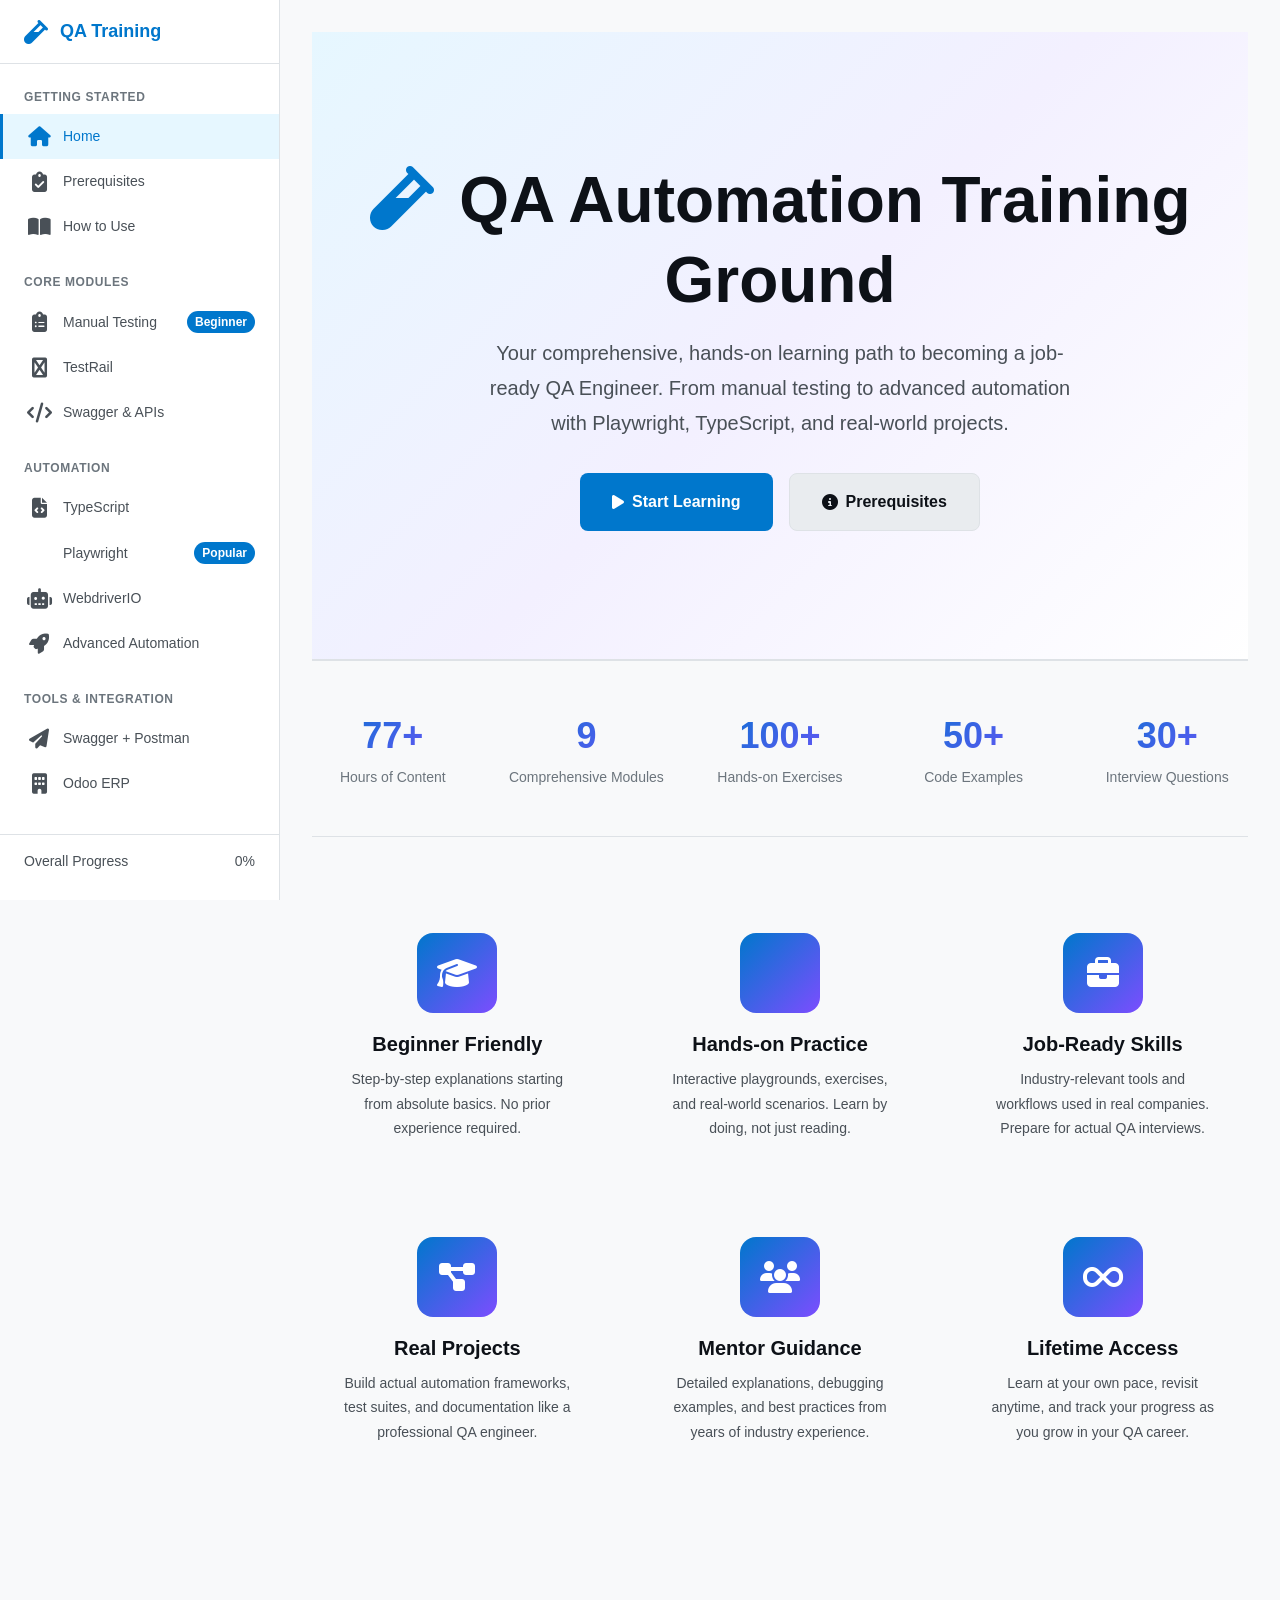
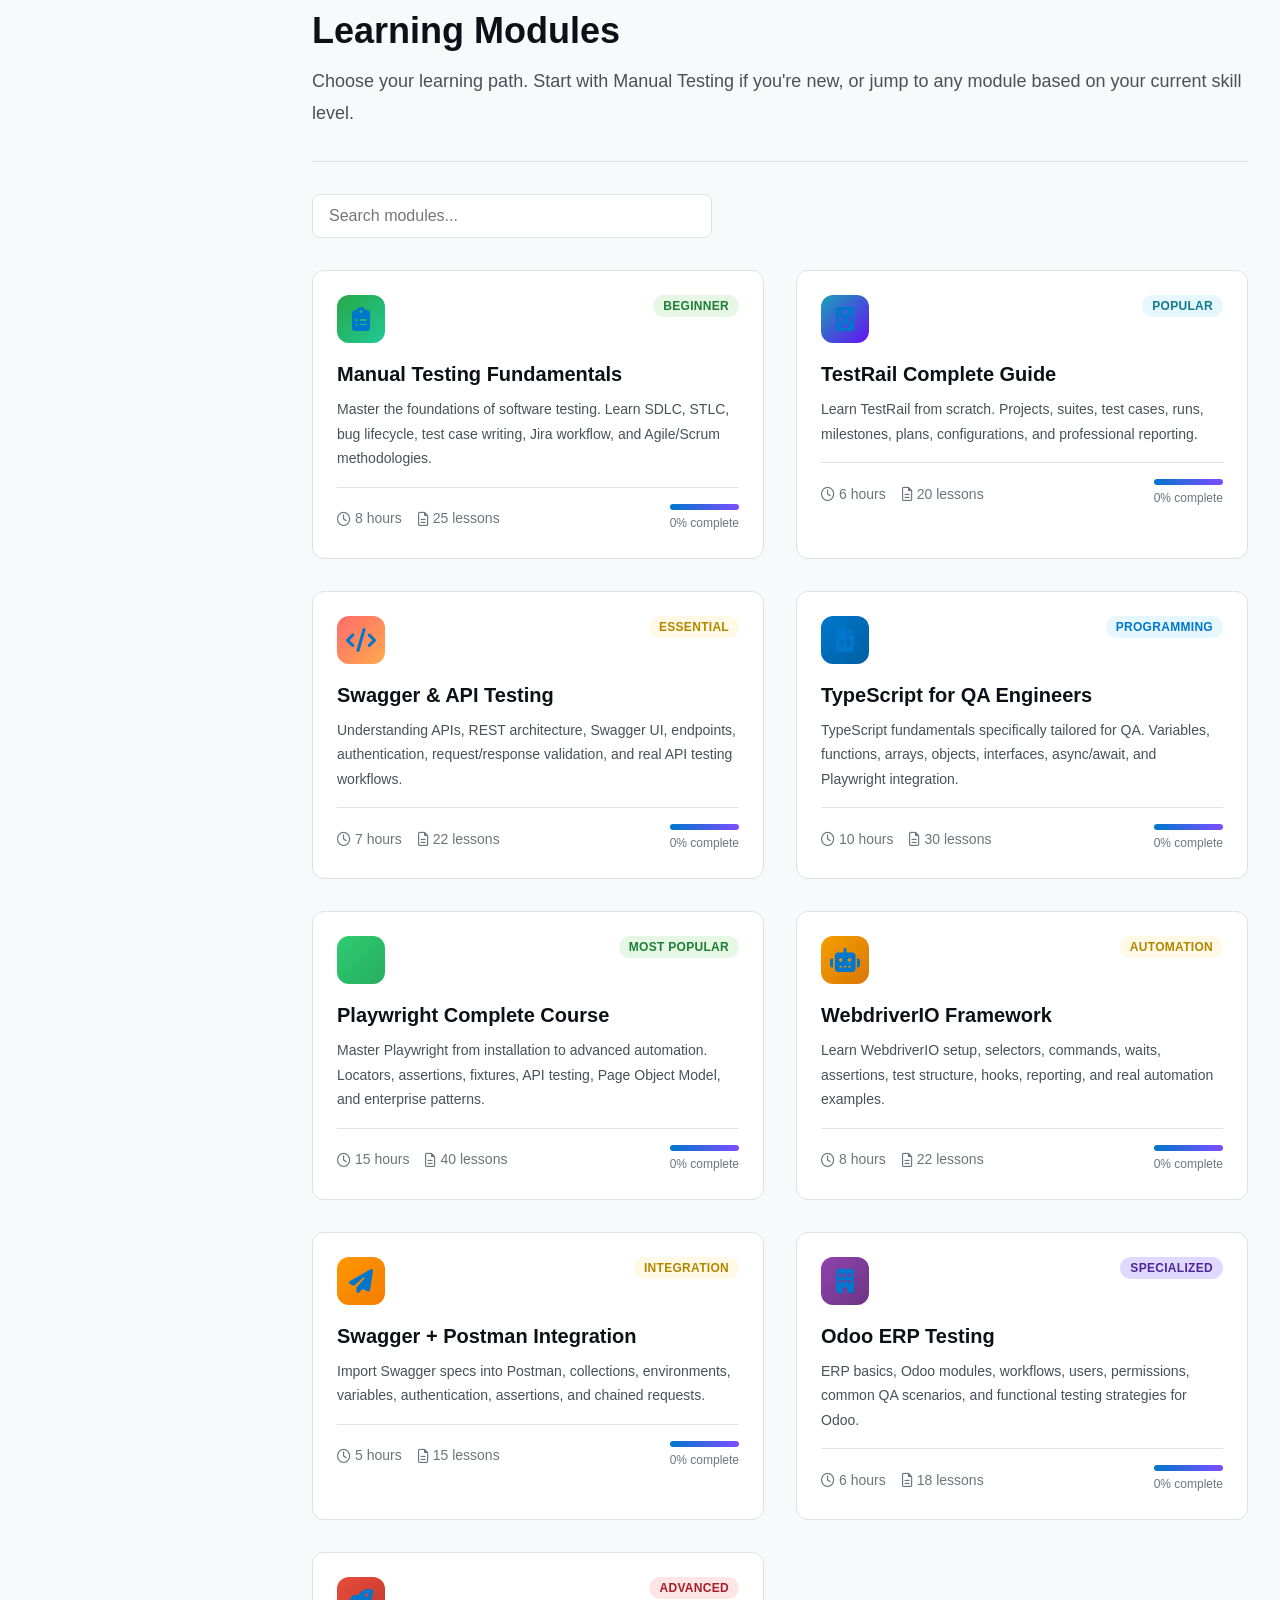
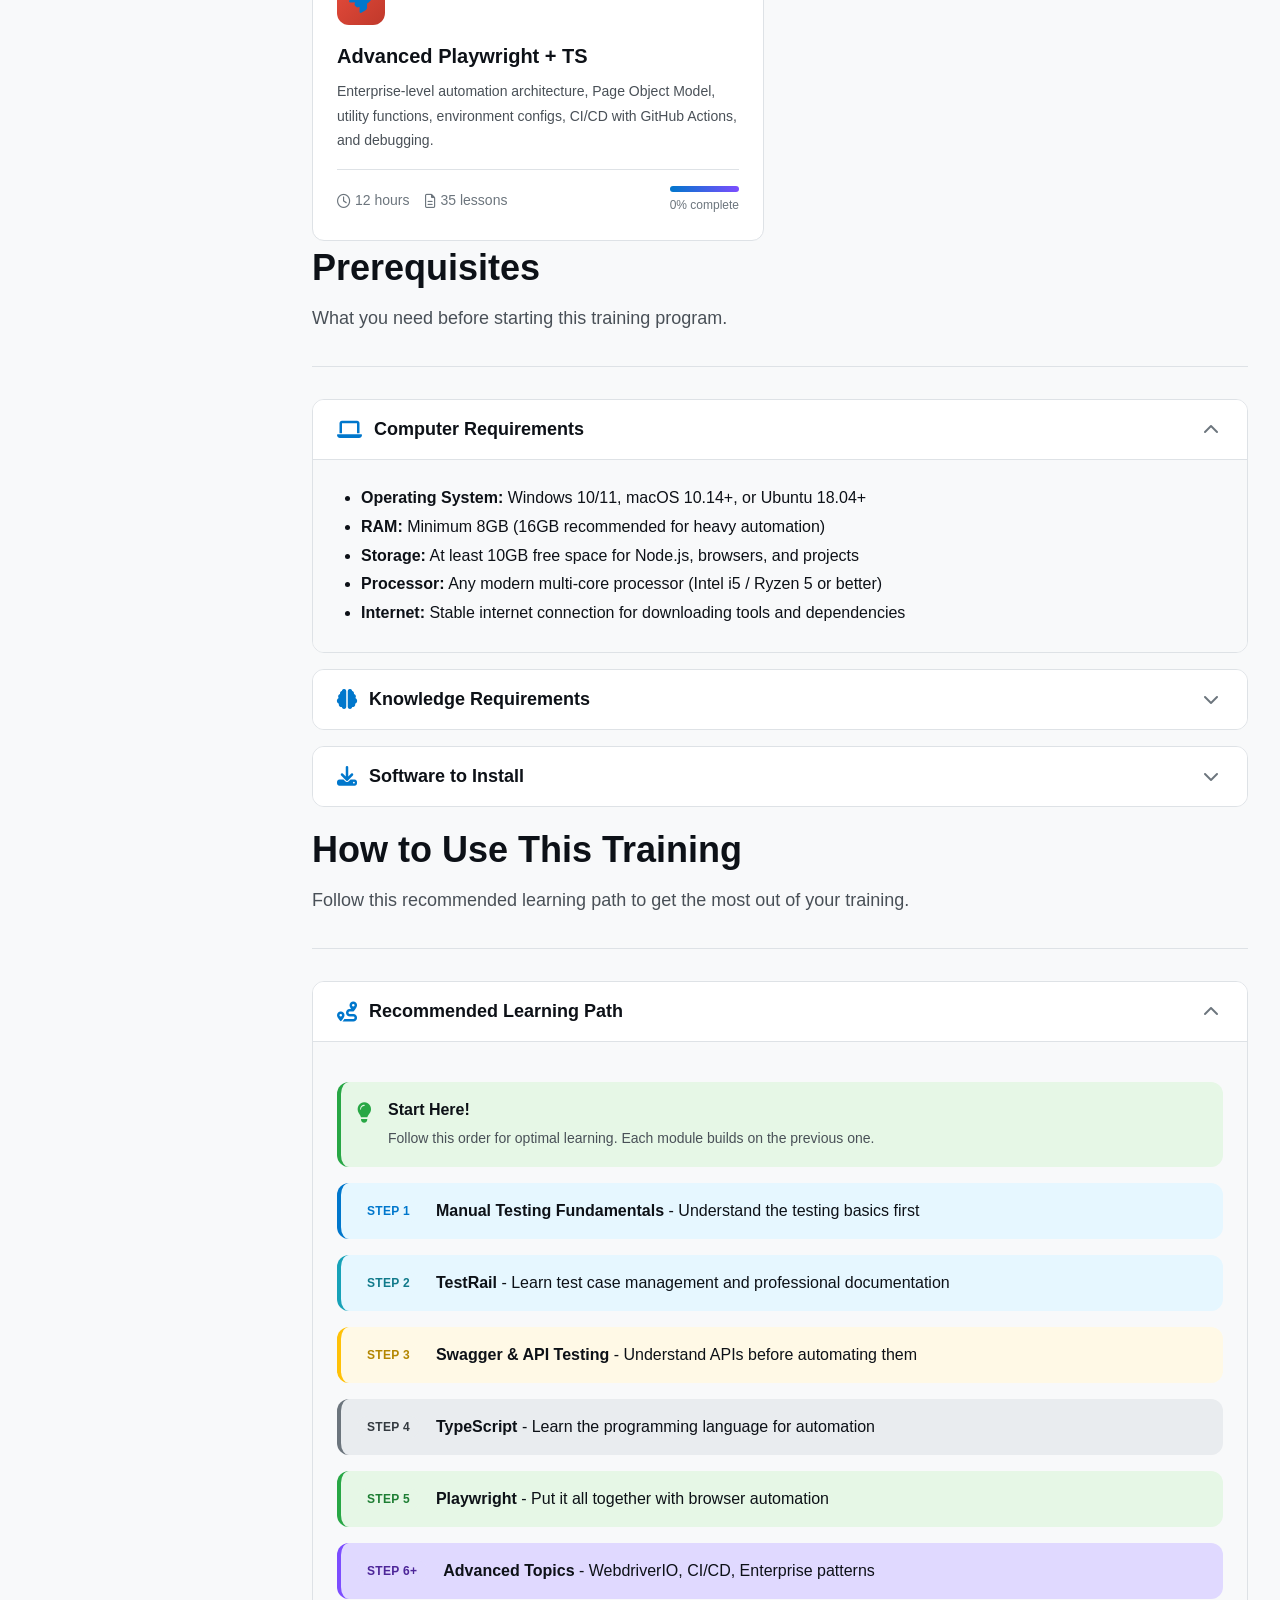
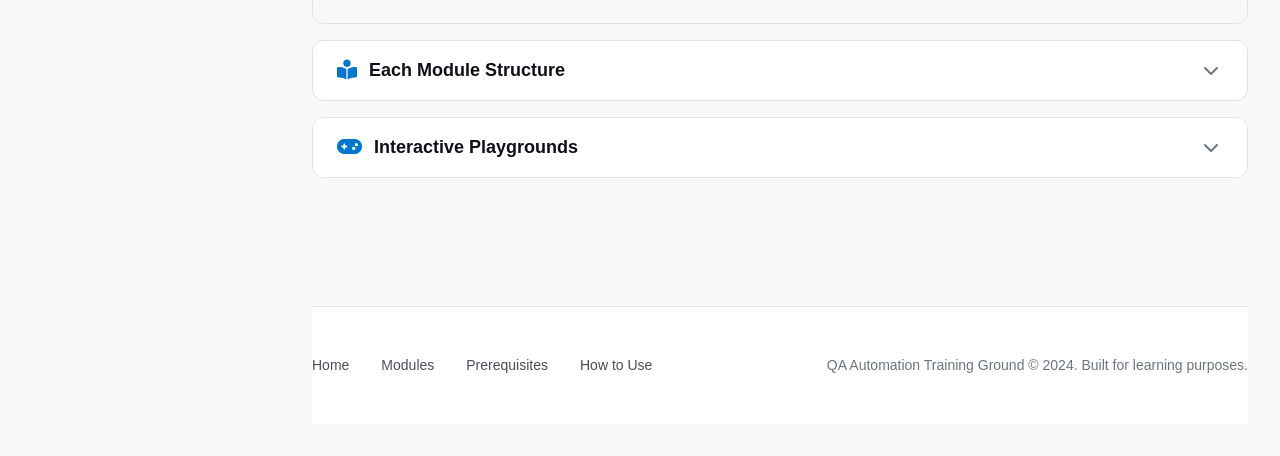
<file: index.html>
<!DOCTYPE html>
<html lang="en" data-theme="light">
<head>
  <meta charset="UTF-8">
  <meta name="viewport" content="width=device-width, initial-scale=1.0">
  <meta name="description" content="Comprehensive QA Automation Training Ground - Learn TestRail, Swagger, Playwright, TypeScript, and more">
  <title>QA Automation Training Ground | Learn QA & Test Automation</title>

  <!-- Fonts -->
  <link rel="preconnect" href="https://fonts.googleapis.com">
  <link rel="preconnect" href="https://fonts.gstatic.com" crossorigin>
  <link href="https://fonts.googleapis.com/css2?family=Fira+Code:wght@400;500;600&family=Inter:wght@300;400;500;600;700&display=swap" rel="stylesheet">

  <!-- Font Awesome Icons -->
  <link rel="stylesheet" href="https://cdnjs.cloudflare.com/ajax/libs/font-awesome/6.4.0/css/all.min.css">

  <!-- Custom Styles -->
  <link rel="stylesheet" href="css/styles.css">
</head>
<body>
  <!-- ==========================================
       SIDEBAR NAVIGATION
       ========================================== -->
  <aside class="sidebar" id="sidebar">
    <div class="sidebar-header">
      <div class="sidebar-logo">
        <i class="fas fa-vial"></i>
        <span>QA Training</span>
      </div>
      <button class="sidebar-toggle" aria-label="Toggle sidebar">
        <i class="fas fa-bars"></i>
      </button>
    </div>

    <nav class="sidebar-nav">
      <div class="sidebar-section">
        <div class="sidebar-section-title">Getting Started</div>
        <a href="index.html" class="nav-item active">
          <i class="fas fa-home"></i>
          <span>Home</span>
        </a>
        <a href="#prerequisites" class="nav-item">
          <i class="fas fa-clipboard-check"></i>
          <span>Prerequisites</span>
        </a>
        <a href="#how-to-use" class="nav-item">
          <i class="fas fa-book-open"></i>
          <span>How to Use</span>
        </a>
      </div>

      <div class="sidebar-section">
        <div class="sidebar-section-title">Core Modules</div>
        <a href="modules/manual-testing.html" class="nav-item">
          <i class="fas fa-clipboard-list"></i>
          <span>Manual Testing</span>
          <span class="nav-badge">Beginner</span>
        </a>
        <a href="modules/testrail.html" class="nav-item">
          <i class="fas fa-trello"></i>
          <span>TestRail</span>
        </a>
        <a href="modules/swagger.html" class="nav-item">
          <i class="fas fa-code"></i>
          <span>Swagger & APIs</span>
        </a>
      </div>

      <div class="sidebar-section">
        <div class="sidebar-section-title">Automation</div>
        <a href="modules/typescript.html" class="nav-item">
          <i class="fas fa-file-code"></i>
          <span>TypeScript</span>
        </a>
        <a href="modules/playwright.html" class="nav-item">
          <i class="fab fa-playwright"></i>
          <span>Playwright</span>
          <span class="nav-badge">Popular</span>
        </a>
        <a href="modules/webdriverio.html" class="nav-item">
          <i class="fas fa-robot"></i>
          <span>WebdriverIO</span>
        </a>
        <a href="modules/automation-advanced.html" class="nav-item">
          <i class="fas fa-rocket"></i>
          <span>Advanced Automation</span>
        </a>
      </div>

      <div class="sidebar-section">
        <div class="sidebar-section-title">Tools & Integration</div>
        <a href="modules/swagger-postman.html" class="nav-item">
          <i class="fas fa-paper-plane"></i>
          <span>Swagger + Postman</span>
        </a>
        <a href="modules/odoo.html" class="nav-item">
          <i class="fas fa-building"></i>
          <span>Odoo ERP</span>
        </a>
      </div>

      <div class="sidebar-section">
        <div class="sidebar-section-title">Practice</div>
        <a href="playgrounds/manual-testing/" class="nav-item">
          <i class="fas fa-laptop-code"></i>
          <span>Manual Testing Playground</span>
        </a>
        <a href="playgrounds/api-testing/" class="nav-item">
          <i class="fas fa-network-wired"></i>
          <span>API Testing Playground</span>
        </a>
        <a href="playgrounds/automation/" class="nav-item">
          <i class="fas fa-cogs"></i>
          <span>Automation Playground</span>
        </a>
      </div>
    </nav>

    <div class="sidebar-footer">
      <div class="progress-overview">
        <div class="progress-label">
          <span>Overall Progress</span>
          <span class="progress-percentage">0%</span>
        </div>
        <div class="progress-bar">
          <div class="progress-fill" style="width: 0%"></div>
        </div>
      </div>
    </div>
  </aside>

  <!-- Modal Backdrop -->
  <div id="modal-backdrop" class="modal-backdrop"></div>

  <!-- ==========================================
       MAIN CONTENT
       ========================================== -->
  <main class="main-content">
    <div class="content-wrapper">
      <!-- Hero Section -->
      <section class="hero">
        <h1 class="hero-title">
          <i class="fas fa-vial" style="color: var(--primary); margin-right: 0.5rem;"></i>
          QA Automation Training Ground
        </h1>
        <p class="hero-subtitle">
          Your comprehensive, hands-on learning path to becoming a job-ready QA Engineer.
          From manual testing to advanced automation with Playwright, TypeScript, and real-world projects.
        </p>
        <div class="hero-actions">
          <a href="#modules" class="btn btn-primary btn-lg">
            <i class="fas fa-play"></i> Start Learning
          </a>
          <a href="#prerequisites" class="btn btn-secondary btn-lg">
            <i class="fas fa-info-circle"></i> Prerequisites
          </a>
        </div>
      </section>

      <!-- Stats Section -->
      <section class="stats-grid">
        <div class="stat-item">
          <div class="stat-value">77+</div>
          <div class="stat-label">Hours of Content</div>
        </div>
        <div class="stat-item">
          <div class="stat-value">9</div>
          <div class="stat-label">Comprehensive Modules</div>
        </div>
        <div class="stat-item">
          <div class="stat-value">100+</div>
          <div class="stat-label">Hands-on Exercises</div>
        </div>
        <div class="stat-item">
          <div class="stat-value">50+</div>
          <div class="stat-label">Code Examples</div>
        </div>
        <div class="stat-item">
          <div class="stat-value">30+</div>
          <div class="stat-label">Interview Questions</div>
        </div>
      </section>

      <!-- Features Section -->
      <section class="features-grid">
        <div class="feature-item">
          <div class="feature-icon">
            <i class="fas fa-graduation-cap"></i>
          </div>
          <h3 class="feature-title">Beginner Friendly</h3>
          <p class="feature-description">
            Step-by-step explanations starting from absolute basics.
            No prior experience required.
          </p>
        </div>
        <div class="feature-item">
          <div class="feature-icon">
            <i class="fas fa-hands-on"></i>
          </div>
          <h3 class="feature-title">Hands-on Practice</h3>
          <p class="feature-description">
            Interactive playgrounds, exercises, and real-world scenarios.
            Learn by doing, not just reading.
          </p>
        </div>
        <div class="feature-item">
          <div class="feature-icon">
            <i class="fas fa-briefcase"></i>
          </div>
          <h3 class="feature-title">Job-Ready Skills</h3>
          <p class="feature-description">
            Industry-relevant tools and workflows used in real companies.
            Prepare for actual QA interviews.
          </p>
        </div>
        <div class="feature-item">
          <div class="feature-icon">
            <i class="fas fa-project-diagram"></i>
          </div>
          <h3 class="feature-title">Real Projects</h3>
          <p class="feature-description">
            Build actual automation frameworks, test suites, and
            documentation like a professional QA engineer.
          </p>
        </div>
        <div class="feature-item">
          <div class="feature-icon">
            <i class="fas fa-users"></i>
          </div>
          <h3 class="feature-title">Mentor Guidance</h3>
          <p class="feature-description">
            Detailed explanations, debugging examples, and best practices
            from years of industry experience.
          </p>
        </div>
        <div class="feature-item">
          <div class="feature-icon">
            <i class="fas fa-infinity"></i>
          </div>
          <h3 class="feature-title">Lifetime Access</h3>
          <p class="feature-description">
            Learn at your own pace, revisit anytime, and track your
            progress as you grow in your QA career.
          </p>
        </div>
      </section>

      <!-- Modules Section -->
      <section id="modules" class="mt-10">
        <div class="page-header">
          <h2 class="page-title">Learning Modules</h2>
          <p class="page-subtitle">
            Choose your learning path. Start with Manual Testing if you're new,
            or jump to any module based on your current skill level.
          </p>
        </div>

        <!-- Search -->
        <div class="mb-6">
          <input
            type="text"
            id="module-search"
            class="form-input"
            placeholder="Search modules..."
            style="max-width: 400px;"
          >
        </div>

        <!-- Module Grid -->
        <div class="module-grid">
          <!-- Module 1: Manual Testing -->
          <div class="card module-card" data-module-id="manual-testing" data-total-sections="15">
            <div class="card-header">
              <div class="card-icon" style="background: linear-gradient(135deg, #28a745 0%, #20c997 100%);">
                <i class="fas fa-clipboard-list"></i>
              </div>
              <span class="badge badge-success">Beginner</span>
            </div>
            <h3 class="card-title">Manual Testing Fundamentals</h3>
            <p class="card-description">
              Master the foundations of software testing. Learn SDLC, STLC, bug lifecycle,
              test case writing, Jira workflow, and Agile/Scrum methodologies.
            </p>
            <div class="card-footer">
              <div class="card-meta">
                <span><i class="far fa-clock"></i> 8 hours</span>
                <span><i class="far fa-file-alt"></i> 25 lessons</span>
              </div>
              <div class="module-progress">
                <div class="progress-bar module-progress-bar" style="height: 6px;">
                  <div class="progress-fill" style="width: 0%"></div>
                </div>
                <span class="module-progress-text text-xs text-muted">0% complete</span>
              </div>
            </div>
            <a href="modules/manual-testing.html" class="stretched-link"></a>
          </div>

          <!-- Module 2: TestRail -->
          <div class="card module-card" data-module-id="testrail" data-total-sections="12">
            <div class="card-header">
              <div class="card-icon" style="background: linear-gradient(135deg, #17a2b8 0%, #6610f2 100%);">
                <i class="fas fa-trello"></i>
              </div>
              <span class="badge badge-info">Popular</span>
            </div>
            <h3 class="card-title">TestRail Complete Guide</h3>
            <p class="card-description">
              Learn TestRail from scratch. Projects, suites, test cases, runs,
              milestones, plans, configurations, and professional reporting.
            </p>
            <div class="card-footer">
              <div class="card-meta">
                <span><i class="far fa-clock"></i> 6 hours</span>
                <span><i class="far fa-file-alt"></i> 20 lessons</span>
              </div>
              <div class="module-progress">
                <div class="progress-bar module-progress-bar" style="height: 6px;">
                  <div class="progress-fill" style="width: 0%"></div>
                </div>
                <span class="module-progress-text text-xs text-muted">0% complete</span>
              </div>
            </div>
            <a href="modules/testrail.html" class="stretched-link"></a>
          </div>

          <!-- Module 3: Swagger & APIs -->
          <div class="card module-card" data-module-id="swagger" data-total-sections="14">
            <div class="card-header">
              <div class="card-icon" style="background: linear-gradient(135deg, #ff6b6b 0%, #ffa94d 100%);">
                <i class="fas fa-code"></i>
              </div>
              <span class="badge badge-warning">Essential</span>
            </div>
            <h3 class="card-title">Swagger & API Testing</h3>
            <p class="card-description">
              Understanding APIs, REST architecture, Swagger UI, endpoints,
              authentication, request/response validation, and real API testing workflows.
            </p>
            <div class="card-footer">
              <div class="card-meta">
                <span><i class="far fa-clock"></i> 7 hours</span>
                <span><i class="far fa-file-alt"></i> 22 lessons</span>
              </div>
              <div class="module-progress">
                <div class="progress-bar module-progress-bar" style="height: 6px;">
                  <div class="progress-fill" style="width: 0%"></div>
                </div>
                <span class="module-progress-text text-xs text-muted">0% complete</span>
              </div>
            </div>
            <a href="modules/swagger.html" class="stretched-link"></a>
          </div>

          <!-- Module 4: TypeScript -->
          <div class="card module-card" data-module-id="typescript" data-total-sections="16">
            <div class="card-header">
              <div class="card-icon" style="background: linear-gradient(135deg, #0077cc 0%, #005fa3 100%);">
                <i class="fas fa-file-code"></i>
              </div>
              <span class="badge badge-primary">Programming</span>
            </div>
            <h3 class="card-title">TypeScript for QA Engineers</h3>
            <p class="card-description">
              TypeScript fundamentals specifically tailored for QA. Variables, functions,
              arrays, objects, interfaces, async/await, and Playwright integration.
            </p>
            <div class="card-footer">
              <div class="card-meta">
                <span><i class="far fa-clock"></i> 10 hours</span>
                <span><i class="far fa-file-alt"></i> 30 lessons</span>
              </div>
              <div class="module-progress">
                <div class="progress-bar module-progress-bar" style="height: 6px;">
                  <div class="progress-fill" style="width: 0%"></div>
                </div>
                <span class="module-progress-text text-xs text-muted">0% complete</span>
              </div>
            </div>
            <a href="modules/typescript.html" class="stretched-link"></a>
          </div>

          <!-- Module 5: Playwright -->
          <div class="card module-card" data-module-id="playwright" data-total-sections="20">
            <div class="card-header">
              <div class="card-icon" style="background: linear-gradient(135deg, #2ecc71 0%, #27ae60 100%);">
                <i class="fab fa-playwright"></i>
              </div>
              <span class="badge badge-success">Most Popular</span>
            </div>
            <h3 class="card-title">Playwright Complete Course</h3>
            <p class="card-description">
              Master Playwright from installation to advanced automation. Locators,
              assertions, fixtures, API testing, Page Object Model, and enterprise patterns.
            </p>
            <div class="card-footer">
              <div class="card-meta">
                <span><i class="far fa-clock"></i> 15 hours</span>
                <span><i class="far fa-file-alt"></i> 40 lessons</span>
              </div>
              <div class="module-progress">
                <div class="progress-bar module-progress-bar" style="height: 6px;">
                  <div class="progress-fill" style="width: 0%"></div>
                </div>
                <span class="module-progress-text text-xs text-muted">0% complete</span>
              </div>
            </div>
            <a href="modules/playwright.html" class="stretched-link"></a>
          </div>

          <!-- Module 6: WebdriverIO -->
          <div class="card module-card" data-module-id="webdriverio" data-total-sections="12">
            <div class="card-header">
              <div class="card-icon" style="background: linear-gradient(135deg, #f59f00 0%, #d97706 100%);">
                <i class="fas fa-robot"></i>
              </div>
              <span class="badge badge-warning">Automation</span>
            </div>
            <h3 class="card-title">WebdriverIO Framework</h3>
            <p class="card-description">
              Learn WebdriverIO setup, selectors, commands, waits, assertions,
              test structure, hooks, reporting, and real automation examples.
            </p>
            <div class="card-footer">
              <div class="card-meta">
                <span><i class="far fa-clock"></i> 8 hours</span>
                <span><i class="far fa-file-alt"></i> 22 lessons</span>
              </div>
              <div class="module-progress">
                <div class="progress-bar module-progress-bar" style="height: 6px;">
                  <div class="progress-fill" style="width: 0%"></div>
                </div>
                <span class="module-progress-text text-xs text-muted">0% complete</span>
              </div>
            </div>
            <a href="modules/webdriverio.html" class="stretched-link"></a>
          </div>

          <!-- Module 7: Swagger + Postman -->
          <div class="card module-card" data-module-id="swagger-postman" data-total-sections="10">
            <div class="card-header">
              <div class="card-icon" style="background: linear-gradient(135deg, #ff9800 0%, #f57c00 100%);">
                <i class="fas fa-paper-plane"></i>
              </div>
              <span class="badge badge-warning">Integration</span>
            </div>
            <h3 class="card-title">Swagger + Postman Integration</h3>
            <p class="card-description">
              Import Swagger specs into Postman, collections, environments,
              variables, authentication, assertions, and chained requests.
            </p>
            <div class="card-footer">
              <div class="card-meta">
                <span><i class="far fa-clock"></i> 5 hours</span>
                <span><i class="far fa-file-alt"></i> 15 lessons</span>
              </div>
              <div class="module-progress">
                <div class="progress-bar module-progress-bar" style="height: 6px;">
                  <div class="progress-fill" style="width: 0%"></div>
                </div>
                <span class="module-progress-text text-xs text-muted">0% complete</span>
              </div>
            </div>
            <a href="modules/swagger-postman.html" class="stretched-link"></a>
          </div>

          <!-- Module 8: Odoo ERP -->
          <div class="card module-card" data-module-id="odoo" data-total-sections="10">
            <div class="card-header">
              <div class="card-icon" style="background: linear-gradient(135deg, #8e44ad 0%, #6c3483 100%);">
                <i class="fas fa-building"></i>
              </div>
              <span class="badge badge-secondary">Specialized</span>
            </div>
            <h3 class="card-title">Odoo ERP Testing</h3>
            <p class="card-description">
              ERP basics, Odoo modules, workflows, users, permissions,
              common QA scenarios, and functional testing strategies for Odoo.
            </p>
            <div class="card-footer">
              <div class="card-meta">
                <span><i class="far fa-clock"></i> 6 hours</span>
                <span><i class="far fa-file-alt"></i> 18 lessons</span>
              </div>
              <div class="module-progress">
                <div class="progress-bar module-progress-bar" style="height: 6px;">
                  <div class="progress-fill" style="width: 0%"></div>
                </div>
                <span class="module-progress-text text-xs text-muted">0% complete</span>
              </div>
            </div>
            <a href="modules/odoo.html" class="stretched-link"></a>
          </div>

          <!-- Module 9: Advanced Automation -->
          <div class="card module-card" data-module-id="automation-advanced" data-total-sections="14">
            <div class="card-header">
              <div class="card-icon" style="background: linear-gradient(135deg, #e74c3c 0%, #c0392b 100%);">
                <i class="fas fa-rocket"></i>
              </div>
              <span class="badge badge-danger">Advanced</span>
            </div>
            <h3 class="card-title">Advanced Playwright + TS</h3>
            <p class="card-description">
              Enterprise-level automation architecture, Page Object Model, utility functions,
              environment configs, CI/CD with GitHub Actions, and debugging.
            </p>
            <div class="card-footer">
              <div class="card-meta">
                <span><i class="far fa-clock"></i> 12 hours</span>
                <span><i class="far fa-file-alt"></i> 35 lessons</span>
              </div>
              <div class="module-progress">
                <div class="progress-bar module-progress-bar" style="height: 6px;">
                  <div class="progress-fill" style="width: 0%"></div>
                </div>
                <span class="module-progress-text text-xs text-muted">0% complete</span>
              </div>
            </div>
            <a href="modules/automation-advanced.html" class="stretched-link"></a>
          </div>
        </div>
      </section>

      <!-- Prerequisites Section -->
      <section id="prerequisites" class="mt-16">
        <div class="page-header">
          <h2 class="page-title">Prerequisites</h2>
          <p class="page-subtitle">
            What you need before starting this training program.
          </p>
        </div>

        <div class="collapsible open" data-module="prerequisites" data-section="prereq-1">
          <div class="collapsible-header">
            <div class="collapsible-title">
              <i class="fas fa-laptop"></i>
              Computer Requirements
            </div>
            <div class="collapsible-icon">
              <i class="fas fa-chevron-down"></i>
            </div>
          </div>
          <div class="collapsible-content">
            <div class="collapsible-body">
              <ul style="list-style: disc; padding-left: 1.5rem; line-height: 1.8;">
                <li><strong>Operating System:</strong> Windows 10/11, macOS 10.14+, or Ubuntu 18.04+</li>
                <li><strong>RAM:</strong> Minimum 8GB (16GB recommended for heavy automation)</li>
                <li><strong>Storage:</strong> At least 10GB free space for Node.js, browsers, and projects</li>
                <li><strong>Processor:</strong> Any modern multi-core processor (Intel i5 / Ryzen 5 or better)</li>
                <li><strong>Internet:</strong> Stable internet connection for downloading tools and dependencies</li>
              </ul>
            </div>
          </div>
        </div>

        <div class="collapsible" data-module="prerequisites" data-section="prereq-2">
          <div class="collapsible-header">
            <div class="collapsible-title">
              <i class="fas fa-brain"></i>
              Knowledge Requirements
            </div>
            <div class="collapsible-icon">
              <i class="fas fa-chevron-down"></i>
            </div>
          </div>
          <div class="collapsible-content">
            <div class="collapsible-body">
              <div class="callout callout-info">
                <div class="callout-icon"><i class="fas fa-info-circle"></i></div>
                <div class="callout-content">
                  <div class="callout-title">No Prior Experience Required!</div>
                  <div class="callout-text">
                    This training is designed for complete beginners. We'll teach you everything
                    from the ground up. However, basic computer literacy and willingness to learn are essential.
                  </div>
                </div>
              </div>
              <h4 class="mt-4 mb-2 font-semibold">Helpful but Not Required:</h4>
              <ul style="list-style: disc; padding-left: 1.5rem; line-height: 1.8;">
                <li>Basic understanding of what software testing is</li>
                <li>Familiarity with any programming language (even basic HTML/CSS)</li>
                <li>Understanding of how websites and applications work</li>
                <li>Any experience with command line/terminal</li>
              </ul>
            </div>
          </div>
        </div>

        <div class="collapsible" data-module="prerequisites" data-section="prereq-3">
          <div class="collapsible-header">
            <div class="collapsible-title">
              <i class="fas fa-download"></i>
              Software to Install
            </div>
            <div class="collapsible-icon">
              <i class="fas fa-chevron-down"></i>
            </div>
          </div>
          <div class="collapsible-content">
            <div class="collapsible-body">
              <table class="mt-4">
                <thead>
                  <tr>
                    <th>Software</th>
                    <th>Purpose</th>
                    <th>When Needed</th>
                  </tr>
                </thead>
                <tbody>
                  <tr>
                    <td><strong>Node.js 18+</strong></td>
                    <td>Runtime for Playwright & TypeScript</td>
                    <td>Module 4 (TypeScript)</td>
                  </tr>
                  <tr>
                    <td><strong>VS Code</strong></td>
                    <td>Code editor (recommended)</td>
                    <td>Module 4 (TypeScript)</td>
                  </tr>
                  <tr>
                    <td><strong>Google Chrome</strong></td>
                    <td>Browser for Playwright testing</td>
                    <td>Module 5 (Playwright)</td>
                  </tr>
                  <tr>
                    <td><strong>Postman</strong></td>
                    <td>API testing tool</td>
                    <td>Module 3 (Swagger) & 7</td>
                  </tr>
                  <tr>
                    <td><strong>Git</strong></td>
                    <td>Version control</td>
                    <td>Module 9 (Advanced)</td>
                  </tr>
                  <tr>
                    <td><strong>Docker</strong> (optional)</td>
                    <td>Containerization for complex setups</td>
                    <td>Module 9 (Advanced)</td>
                  </tr>
                </tbody>
              </table>
            </div>
          </div>
        </div>
      </section>

      <!-- How to Use Section -->
      <section id="how-to-use" class="mt-16">
        <div class="page-header">
          <h2 class="page-title">How to Use This Training</h2>
          <p class="page-subtitle">
            Follow this recommended learning path to get the most out of your training.
          </p>
        </div>

        <div class="collapsible open" data-module="how-to-use" data-section="htu-1">
          <div class="collapsible-header">
            <div class="collapsible-title">
              <i class="fas fa-route"></i>
              Recommended Learning Path
            </div>
            <div class="collapsible-icon">
              <i class="fas fa-chevron-down"></i>
            </div>
          </div>
          <div class="collapsible-content">
            <div class="collapsible-body">
              <div class="callout callout-success">
                <div class="callout-icon"><i class="fas fa-lightbulb"></i></div>
                <div class="callout-content">
                  <div class="callout-title">Start Here!</div>
                  <div class="callout-text">
                    Follow this order for optimal learning. Each module builds on the previous one.
                  </div>
                </div>
              </div>

              <div class="mt-4" style="display: flex; flex-direction: column; gap: 1rem;">
                <div class="flex items-center gap-4 p-4" style="background: var(--primary-50); border-radius: var(--radius-lg); border-left: 4px solid var(--primary);">
                  <span class="badge badge-primary">Step 1</span>
                  <span><strong>Manual Testing Fundamentals</strong> - Understand the testing basics first</span>
                </div>
                <div class="flex items-center gap-4 p-4" style="background: var(--info-50); border-radius: var(--radius-lg); border-left: 4px solid var(--info-500);">
                  <span class="badge badge-info">Step 2</span>
                  <span><strong>TestRail</strong> - Learn test case management and professional documentation</span>
                </div>
                <div class="flex items-center gap-4 p-4" style="background: var(--warning-50); border-radius: var(--radius-lg); border-left: 4px solid var(--warning-500);">
                  <span class="badge badge-warning">Step 3</span>
                  <span><strong>Swagger & API Testing</strong> - Understand APIs before automating them</span>
                </div>
                <div class="flex items-center gap-4 p-4" style="background: var(--gray-100); border-radius: var(--radius-lg); border-left: 4px solid var(--gray-500);">
                  <span class="badge badge-gray">Step 4</span>
                  <span><strong>TypeScript</strong> - Learn the programming language for automation</span>
                </div>
                <div class="flex items-center gap-4 p-4" style="background: var(--success-50); border-radius: var(--radius-lg); border-left: 4px solid var(--success-500);">
                  <span class="badge badge-success">Step 5</span>
                  <span><strong>Playwright</strong> - Put it all together with browser automation</span>
                </div>
                <div class="flex items-center gap-4 p-4" style="background: var(--secondary-100); border-radius: var(--radius-lg); border-left: 4px solid var(--secondary-500);">
                  <span class="badge badge-secondary">Step 6+</span>
                  <span><strong>Advanced Topics</strong> - WebdriverIO, CI/CD, Enterprise patterns</span>
                </div>
              </div>
            </div>
          </div>
        </div>

        <div class="collapsible" data-module="how-to-use" data-section="htu-2">
          <div class="collapsible-header">
            <div class="collapsible-title">
              <i class="fas fa-book-reader"></i>
              Each Module Structure
            </div>
            <div class="collapsible-icon">
              <i class="fas fa-chevron-down"></i>
            </div>
          </div>
          <div class="collapsible-content">
            <div class="collapsible-body">
              <p class="mb-4">Every module follows this consistent structure for effective learning:</p>

              <div style="display: grid; grid-template-columns: repeat(auto-fit, minmax(200px, 1fr)); gap: 1rem;">
                <div class="card" style="padding: 1rem;">
                  <div class="flex items-center gap-2 mb-2">
                    <i class="fas fa-book text-primary"></i>
                    <strong>Theory</strong>
                  </div>
                  <p class="text-sm text-secondary">Deep conceptual explanations with real-world examples</p>
                </div>
                <div class="card" style="padding: 1rem;">
                  <div class="flex items-center gap-2 mb-2">
                    <i class="fas fa-code text-success"></i>
                    <strong>Examples</strong>
                  </div>
                  <p class="text-sm text-secondary">Simple → Intermediate → Advanced code examples</p>
                </div>
                <div class="card" style="padding: 1rem;">
                  <div class="flex items-center gap-2 mb-2">
                    <i class="fas fa-dumbbell text-warning"></i>
                    <strong>Exercises</strong>
                  </div>
                  <p class="text-sm text-secondary">Hands-on practice challenges to reinforce learning</p>
                </div>
                <div class="card" style="padding: 1rem;">
                  <div class="flex items-center gap-2 mb-2">
                    <i class="fas fa-project-diagram text-info"></i>
                    <strong>Mini Projects</strong>
                  </div>
                  <p class="text-sm text-secondary">Build real artifacts you can add to your portfolio</p>
                </div>
                <div class="card" style="padding: 1rem;">
                  <div class="flex items-center gap-2 mb-2">
                    <i class="fas fa-question-circle text-secondary"></i>
                    <strong>Quizzes</strong>
                  </div>
                  <p class="text-sm text-secondary">Test your knowledge with interactive quizzes</p>
                </div>
                <div class="card" style="padding: 1rem;">
                  <div class="flex items-center gap-2 mb-2">
                    <i class="fas fa-user-tie text-primary"></i>
                    <strong>Interview Prep</strong>
                  </div>
                  <p class="text-sm text-secondary">Real interview questions with detailed answers</p>
                </div>
              </div>
            </div>
          </div>
        </div>

        <div class="collapsible" data-module="how-to-use" data-section="htu-3">
          <div class="collapsible-header">
            <div class="collapsible-title">
              <i class="fas fa-gamepad"></i>
              Interactive Playgrounds
            </div>
            <div class="collapsible-icon">
              <i class="fas fa-chevron-down"></i>
            </div>
          </div>
          <div class="collapsible-content">
            <div class="collapsible-body">
              <p class="mb-4">
                Practice what you learn in our interactive playgrounds. These are safe environments
                with intentionally included scenarios for testing practice:
              </p>

              <div style="display: grid; grid-template-columns: repeat(auto-fit, minmax(280px, 1fr)); gap: 1.5rem;">
                <div class="card">
                  <div class="card-header">
                    <div class="card-icon" style="background: var(--primary-50); color: var(--primary);">
                      <i class="fas fa-laptop-code"></i>
                    </div>
                  </div>
                  <h4 class="card-title">Manual Testing Playground</h4>
                  <p class="card-description">
                    Practice bug reporting, test case execution, and exploratory testing
                    on a mock web application.
                  </p>
                  <a href="playgrounds/manual-testing/" class="btn btn-outline btn-sm mt-3">
                    <i class="fas fa-external-link-alt"></i> Open Playground
                  </a>
                </div>

                <div class="card">
                  <div class="card-header">
                    <div class="card-icon" style="background: var(--warning-50); color: var(--warning-700);">
                      <i class="fas fa-network-wired"></i>
                    </div>
                  </div>
                  <h4 class="card-title">API Testing Playground</h4>
                  <p class="card-description">
                    Test mock APIs, practice request/response validation,
                    and learn authentication patterns.
                  </p>
                  <a href="playgrounds/api-testing/" class="btn btn-outline btn-sm mt-3">
                    <i class="fas fa-external-link-alt"></i> Open Playground
                  </a>
                </div>

                <div class="card">
                  <div class="card-header">
                    <div class="card-icon" style="background: var(--success-50); color: var(--success-700);">
                      <i class="fas fa-cogs"></i>
                    </div>
                  </div>
                  <h4 class="card-title">Automation Playground</h4>
                  <p class="card-description">
                    Write and execute Playwright/TypeScript code in a live environment.
                    See results instantly.
                  </p>
                  <a href="playgrounds/automation/" class="btn btn-outline btn-sm mt-3">
                    <i class="fas fa-external-link-alt"></i> Open Playground
                  </a>
                </div>
              </div>
            </div>
          </div>
        </div>
      </section>

      <!-- Footer -->
      <footer class="footer mt-16">
        <div class="footer-content">
          <div class="footer-links">
            <a href="index.html" class="footer-link">Home</a>
            <a href="#modules" class="footer-link">Modules</a>
            <a href="#prerequisites" class="footer-link">Prerequisites</a>
            <a href="#how-to-use" class="footer-link">How to Use</a>
          </div>
          <div class="footer-copyright">
            QA Automation Training Ground &copy; 2024. Built for learning purposes.
          </div>
        </div>
      </footer>
    </div>
  </main>

  <!-- Scripts -->
  <script src="js/app.js"></script>
</body>
</html>
</file>
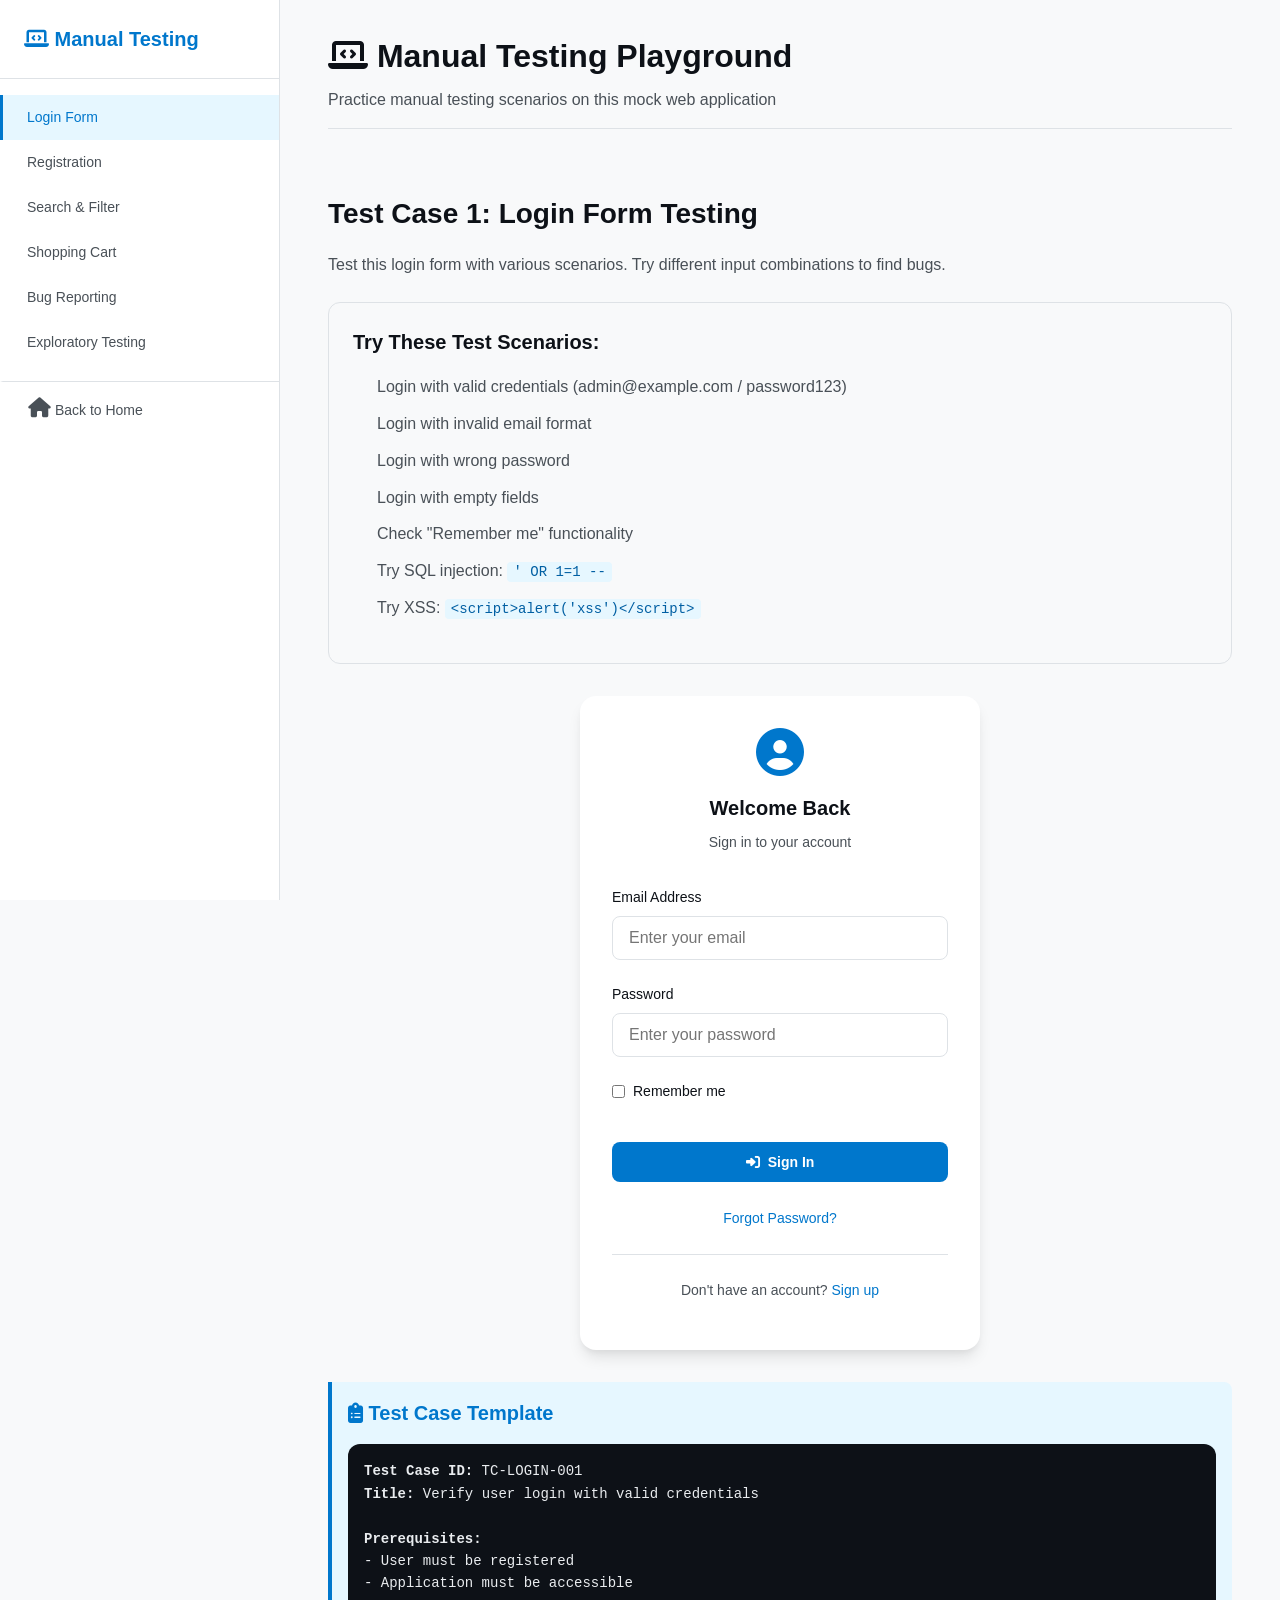
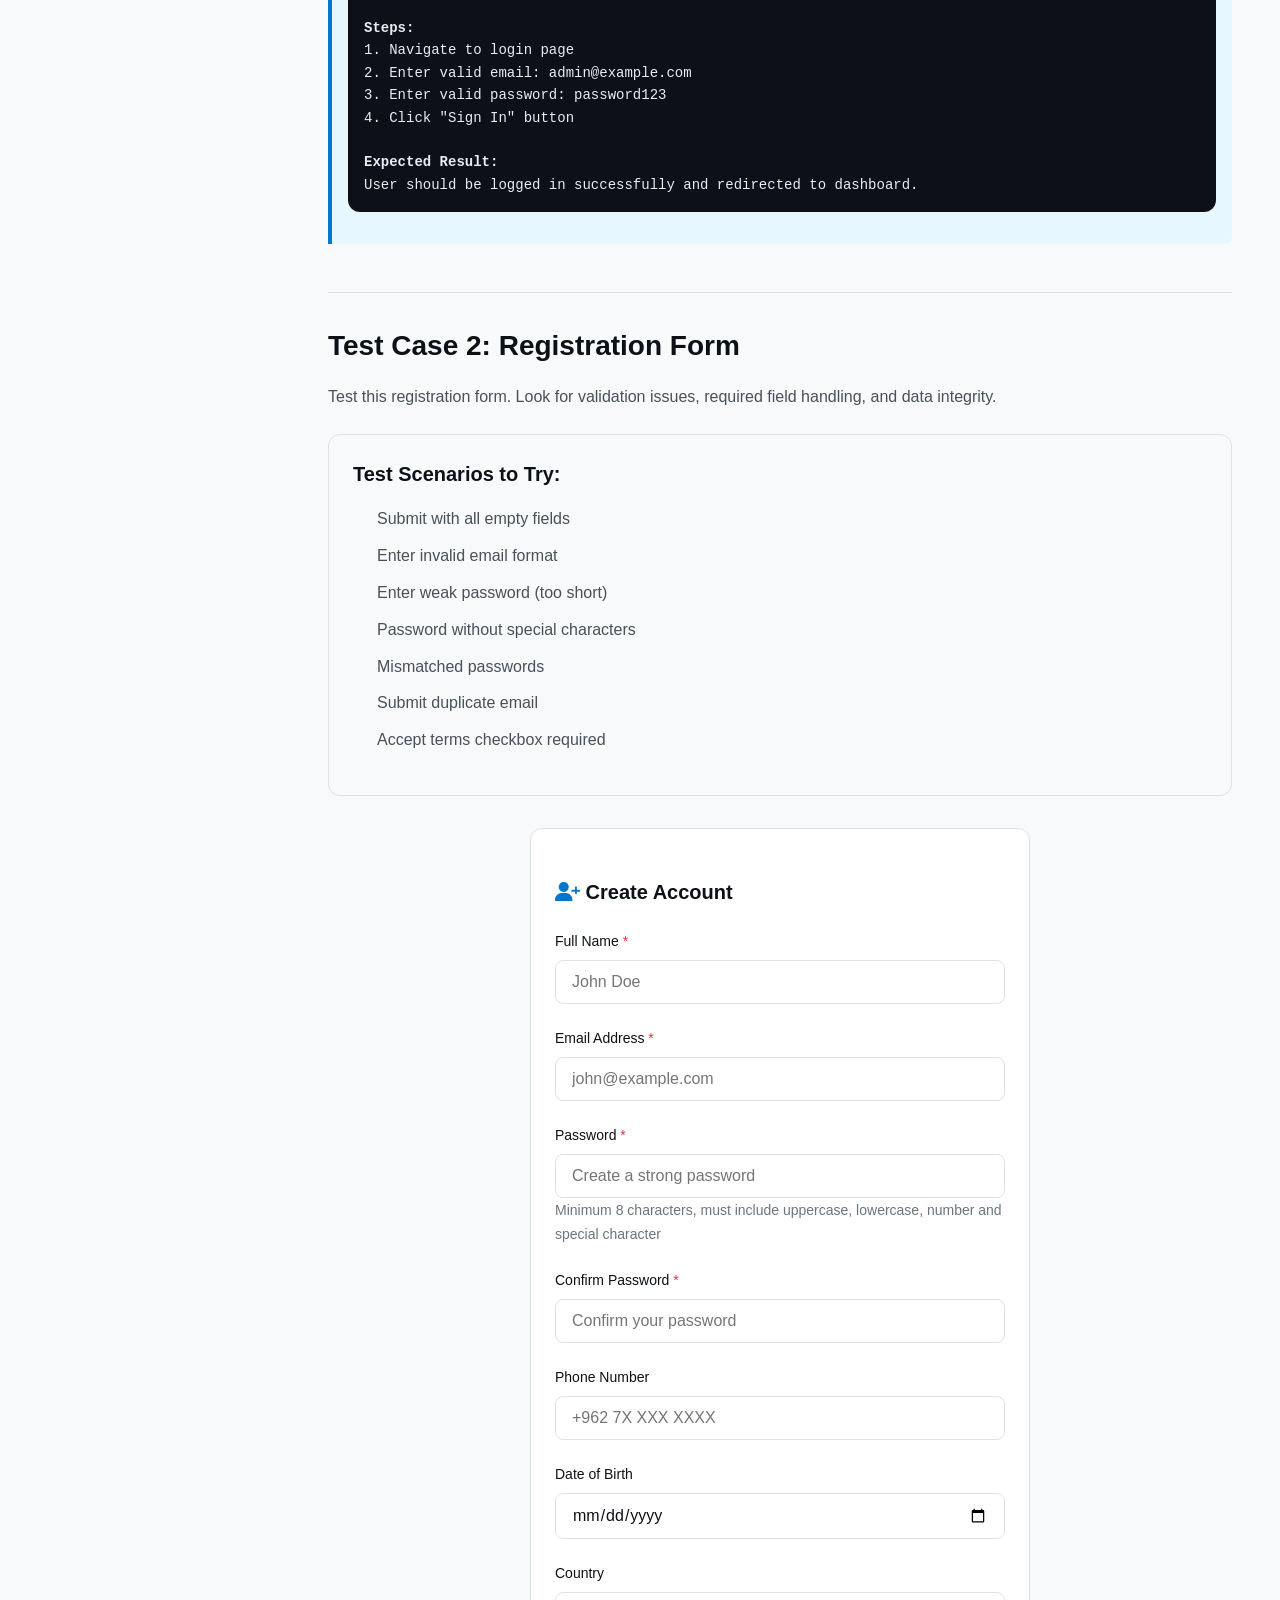
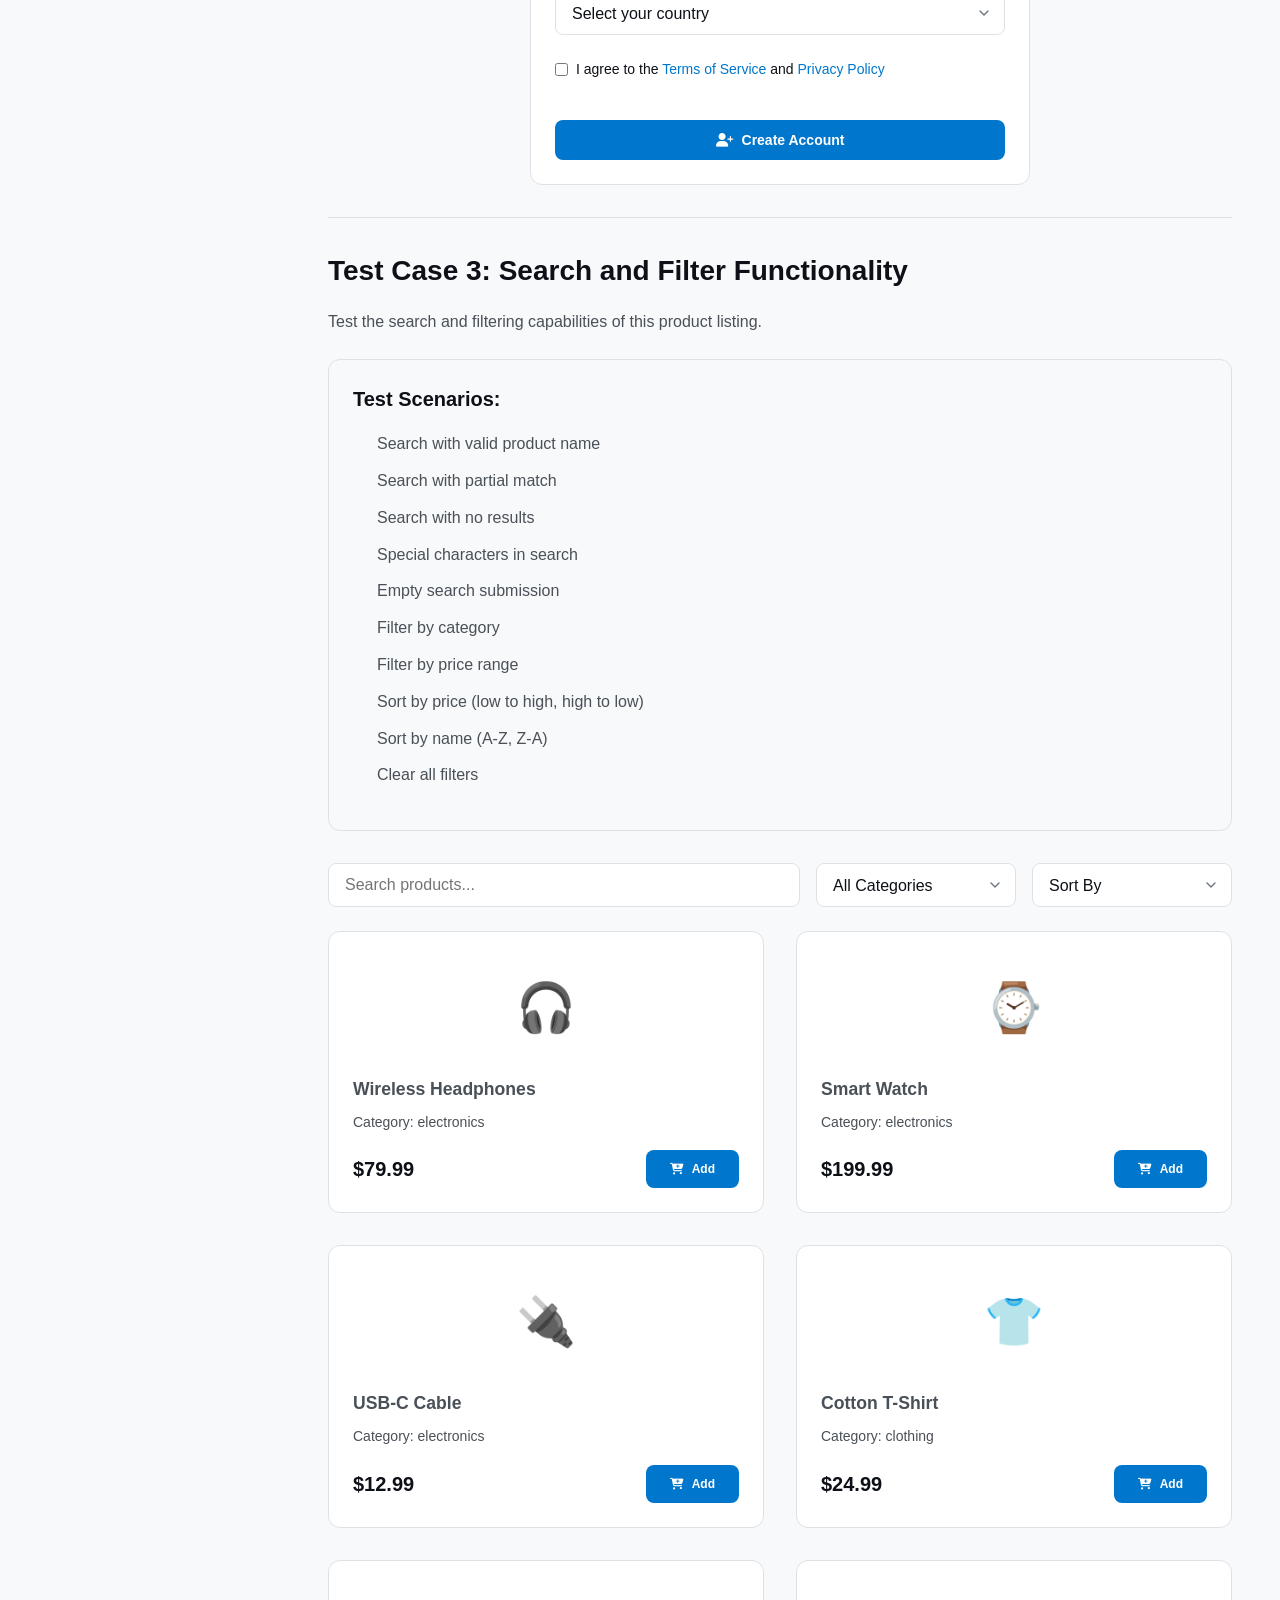
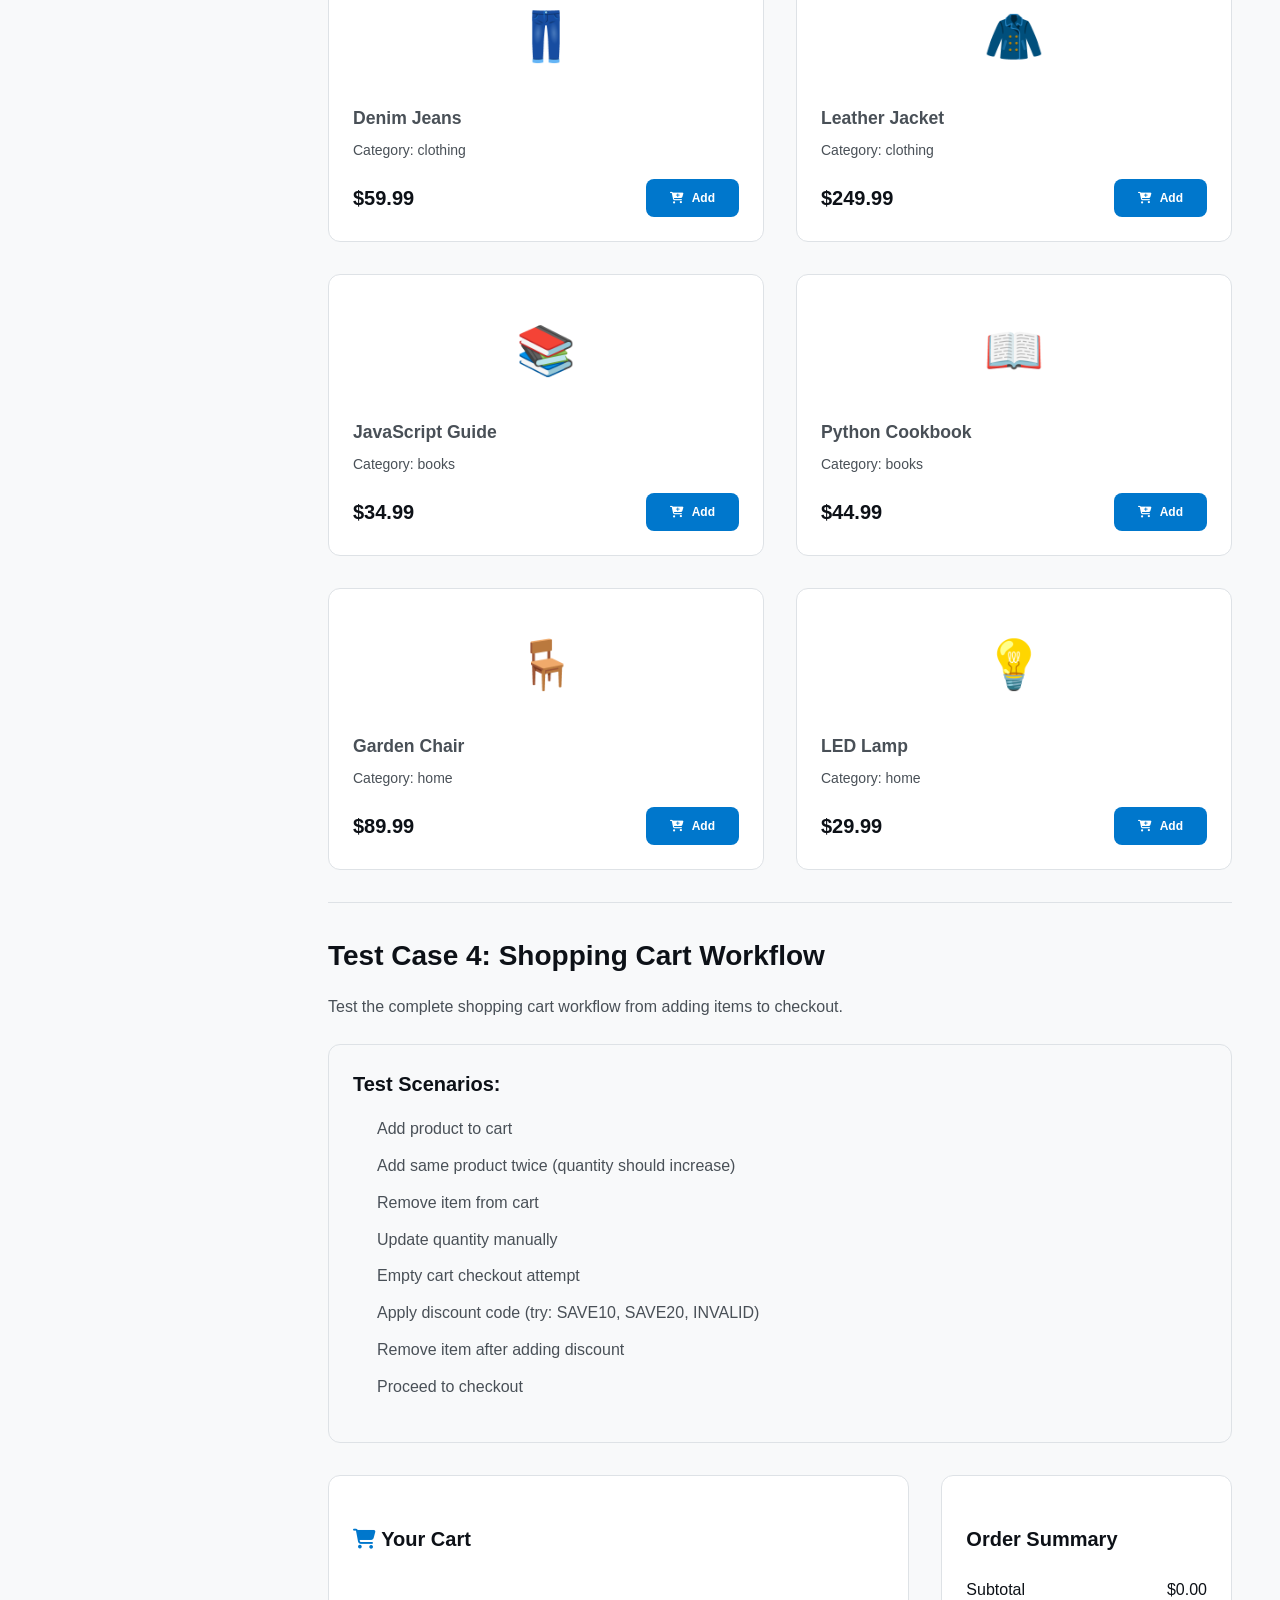
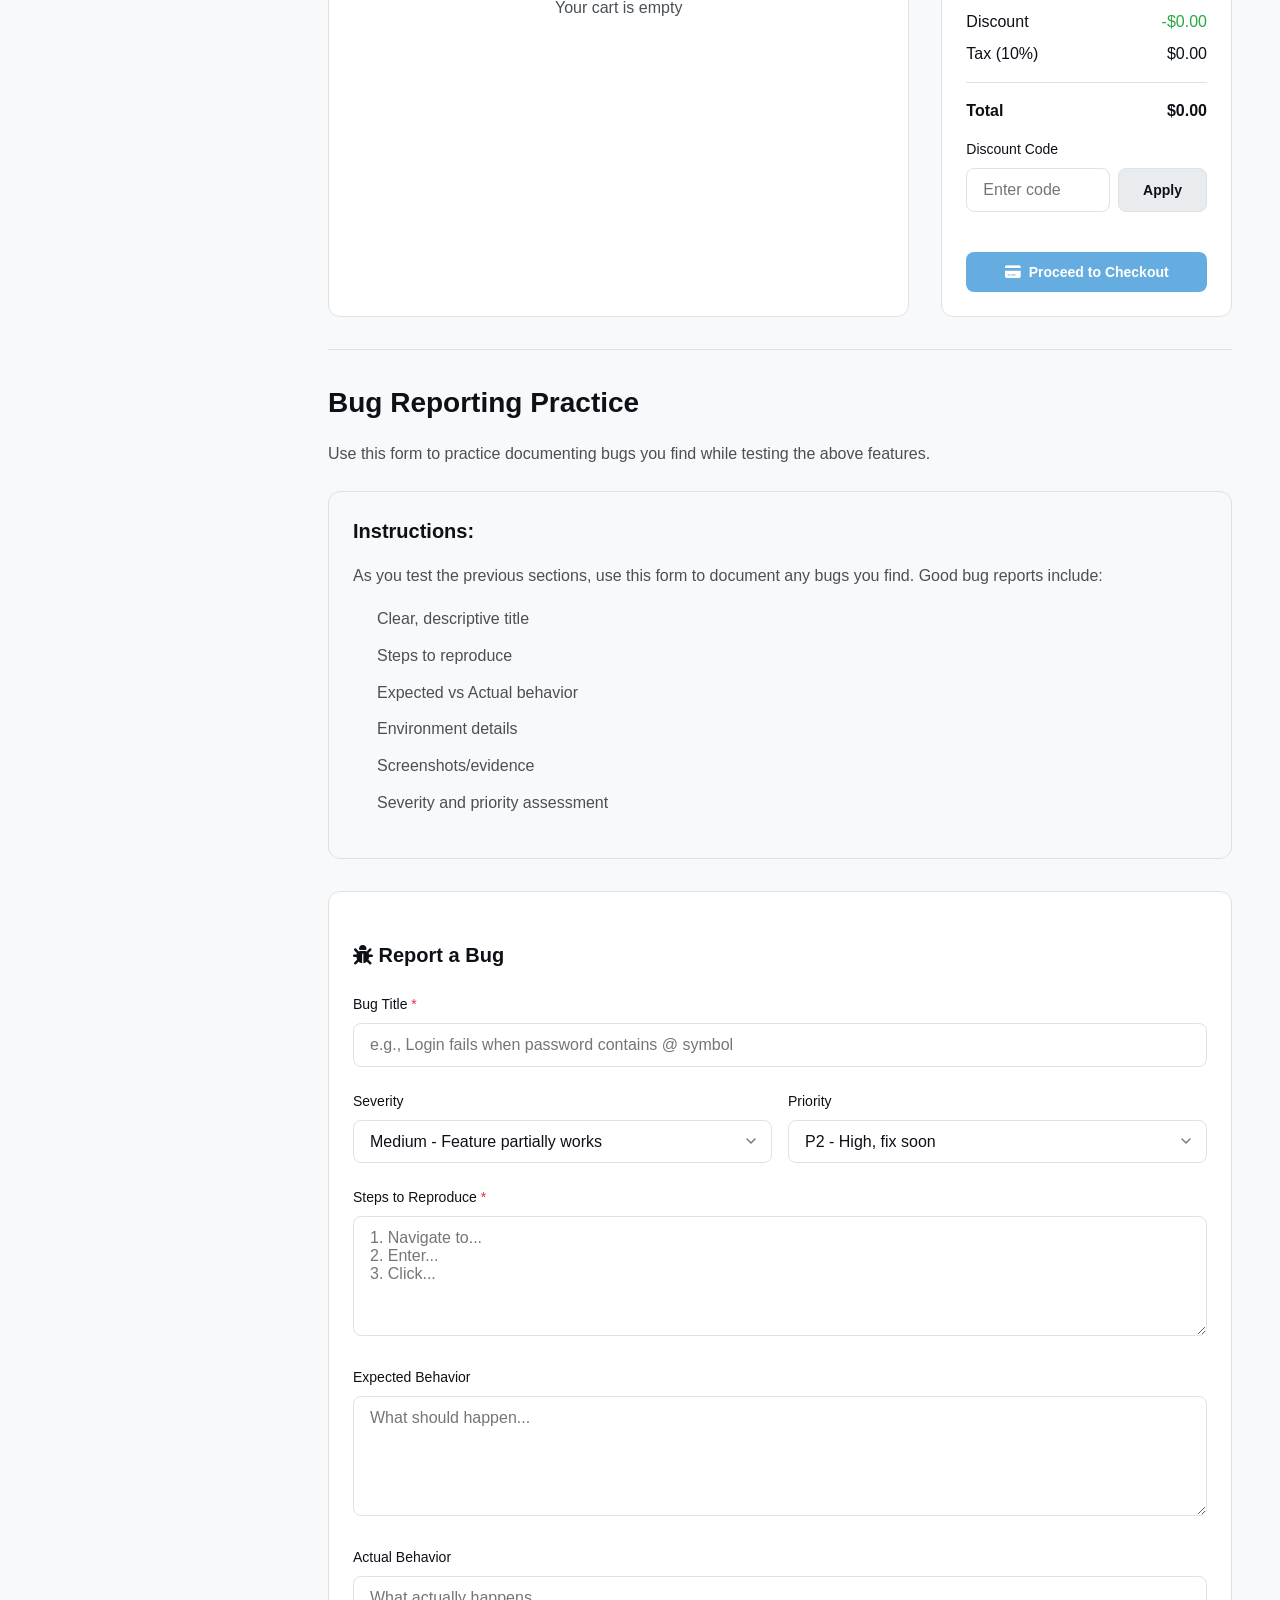
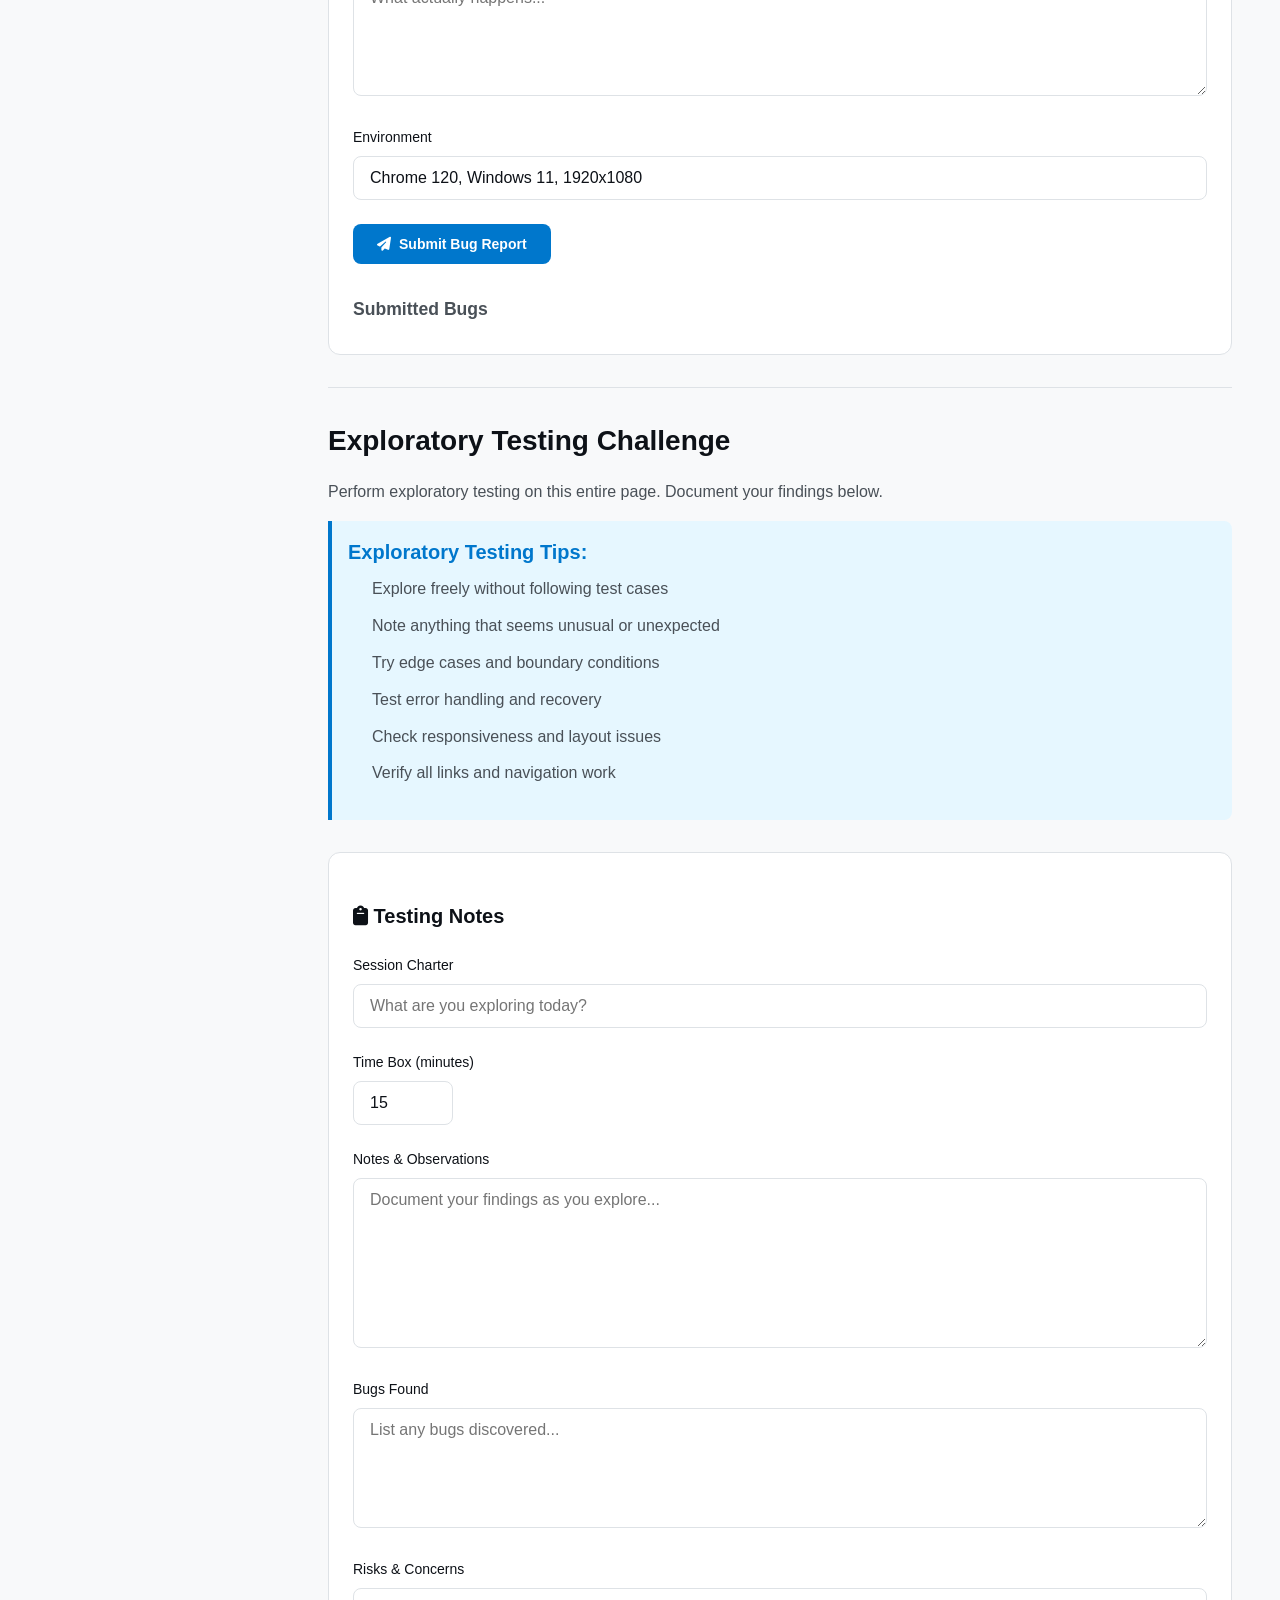
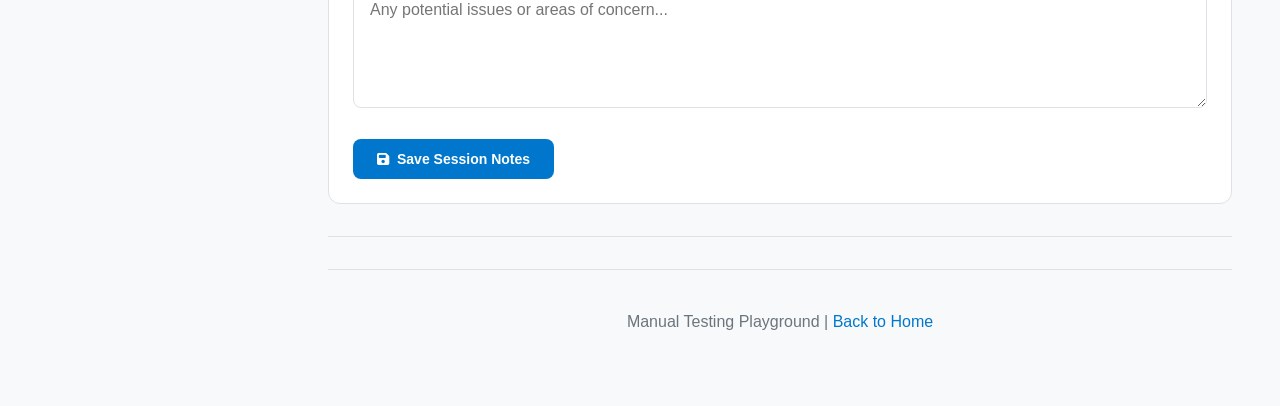
<file: playgrounds/manual-testing/index.html>
<!DOCTYPE html>
<html lang="en">
<head>
    <meta charset="UTF-8">
    <meta name="viewport" content="width=device-width, initial-scale=1.0">
    <title>Manual Testing Playground | QA Training</title>
    <link rel="stylesheet" href="../../css/styles.css">
    <link rel="stylesheet" href="../../css/modules.css">
    <link rel="stylesheet" href="https://cdnjs.cloudflare.com/ajax/libs/font-awesome/6.4.0/css/all.min.css">
</head>
<body class="module-page">
    <div class="app-container">
        <aside class="sidebar">
            <div class="sidebar-header">
                <h2><i class="fas fa-laptop-code"></i> Manual Testing</h2>
            </div>
            <nav class="sidebar-nav">
                <a href="#login-form" class="nav-item active">Login Form</a>
                <a href="#registration" class="nav-item">Registration</a>
                <a href="#search-filter" class="nav-item">Search & Filter</a>
                <a href="#shopping-cart" class="nav-item">Shopping Cart</a>
                <a href="#bug-reporting" class="nav-item">Bug Reporting</a>
                <a href="#exploratory" class="nav-item">Exploratory Testing</a>
                <a href="../../index.html" class="nav-item" style="margin-top:1rem; border-top:1px solid var(--border-color); padding-top:1rem;">
                    <i class="fas fa-home"></i> Back to Home
                </a>
            </nav>
        </aside>

        <main class="content">
            <header class="content-header">
                <h1><i class="fas fa-laptop-code" style="color:var(--success)"></i> Manual Testing Playground</h1>
                <p>Practice manual testing scenarios on this mock web application</p>
            </header>

            <!-- Login Form Section -->
            <section id="login-form" class="module-section">
                <h2>Test Case 1: Login Form Testing</h2>
                <p>Test this login form with various scenarios. Try different input combinations to find bugs.</p>

                <div class="exercise">
                    <h3>Try These Test Scenarios:</h3>
                    <ul>
                        <li>Login with valid credentials (admin@example.com / password123)</li>
                        <li>Login with invalid email format</li>
                        <li>Login with wrong password</li>
                        <li>Login with empty fields</li>
                        <li>Check "Remember me" functionality</li>
                        <li>Try SQL injection: <code>' OR 1=1 --</code></li>
                        <li>Try XSS: <code>&lt;script&gt;alert('xss')&lt;/script&gt;</code></li>
                    </ul>
                </div>

                <div class="playground-login" style="margin-top: 2rem;">
                    <div class="login-card">
                        <div class="login-logo">
                            <i class="fas fa-user-circle" style="color: var(--primary); font-size: 3rem;"></i>
                            <h3 style="margin: 1rem 0 0.5rem;">Welcome Back</h3>
                            <p class="text-muted text-sm">Sign in to your account</p>
                        </div>

                        <form id="test-login-form" data-playground="login-form">
                            <div class="form-group">
                                <label class="form-label" for="login-email">Email Address</label>
                                <input type="email" id="login-email" class="form-input" placeholder="Enter your email" autocomplete="email">
                                <span class="form-error" style="display: none;"></span>
                            </div>

                            <div class="form-group">
                                <label class="form-label" for="login-password">Password</label>
                                <input type="password" id="login-password" class="form-input" placeholder="Enter your password" autocomplete="current-password">
                                <span class="form-error" style="display: none;"></span>
                            </div>

                            <div class="form-group flex items-center gap-2">
                                <input type="checkbox" id="remember-me">
                                <label for="remember-me" class="text-sm">Remember me</label>
                            </div>

                            <button type="submit" class="btn btn-primary w-full" style="margin-top: 1rem;">
                                <i class="fas fa-sign-in-alt"></i> Sign In
                            </button>

                            <div class="form-success" style="display: none; margin-top: 1rem; padding: 1rem; background: var(--success-50); border-radius: var(--radius-md); color: var(--success-700);"></div>

                            <div style="margin-top: 1.5rem; text-align: center;">
                                <a href="#" class="text-sm text-link">Forgot Password?</a>
                            </div>
                        </form>

                        <div style="margin-top: 1.5rem; padding-top: 1.5rem; border-top: 1px solid var(--border-color); text-align: center;">
                            <p class="text-sm text-muted">Don't have an account? <a href="#registration" class="text-link">Sign up</a></p>
                        </div>
                    </div>
                </div>

                <div class="info-box" style="margin-top: 2rem;">
                    <h3><i class="fas fa-clipboard-list"></i> Test Case Template</h3>
                    <pre><strong>Test Case ID:</strong> TC-LOGIN-001
<strong>Title:</strong> Verify user login with valid credentials

<strong>Prerequisites:</strong>
- User must be registered
- Application must be accessible

<strong>Steps:</strong>
1. Navigate to login page
2. Enter valid email: admin@example.com
3. Enter valid password: password123
4. Click "Sign In" button

<strong>Expected Result:</strong>
User should be logged in successfully and redirected to dashboard.</strong></pre>
                </div>
            </section>

            <!-- Registration Section -->
            <section id="registration" class="module-section">
                <h2>Test Case 2: Registration Form</h2>
                <p>Test this registration form. Look for validation issues, required field handling, and data integrity.</p>

                <div class="exercise">
                    <h3>Test Scenarios to Try:</h3>
                    <ul>
                        <li>Submit with all empty fields</li>
                        <li>Enter invalid email format</li>
                        <li>Enter weak password (too short)</li>
                        <li>Password without special characters</li>
                        <li>Mismatched passwords</li>
                        <li>Submit duplicate email</li>
                        <li>Accept terms checkbox required</li>
                    </ul>
                </div>

                <div class="playground-form" style="margin-top: 2rem;">
                    <div class="card">
                        <h3 style="margin-bottom: 1.5rem;"><i class="fas fa-user-plus" style="color: var(--primary);"></i> Create Account</h3>

                        <form id="registration-form" data-playground="validation-form">
                            <div class="form-group">
                                <label class="form-label required">Full Name</label>
                                <input type="text" id="reg-name" class="form-input" placeholder="John Doe" minlength="2" maxlength="50">
                                <span class="form-error"></span>
                            </div>

                            <div class="form-group">
                                <label class="form-label required">Email Address</label>
                                <input type="email" id="reg-email" class="form-input" placeholder="john@example.com">
                                <span class="form-error"></span>
                            </div>

                            <div class="form-group">
                                <label class="form-label required">Password</label>
                                <input type="password" id="reg-password" class="form-input" placeholder="Create a strong password" minlength="8">
                                <span class="form-helper">Minimum 8 characters, must include uppercase, lowercase, number and special character</span>
                                <span class="form-error"></span>
                            </div>

                            <div class="form-group">
                                <label class="form-label required">Confirm Password</label>
                                <input type="password" id="reg-confirm-password" class="form-input" placeholder="Confirm your password">
                                <span class="form-error"></span>
                            </div>

                            <div class="form-group">
                                <label class="form-label">Phone Number</label>
                                <input type="tel" id="reg-phone" class="form-input" placeholder="+962 7X XXX XXXX">
                                <span class="form-error"></span>
                            </div>

                            <div class="form-group">
                                <label class="form-label">Date of Birth</label>
                                <input type="date" id="reg-dob" class="form-input">
                                <span class="form-error"></span>
                            </div>

                            <div class="form-group">
                                <label class="form-label">Country</label>
                                <select id="reg-country" class="form-input form-select">
                                    <option value="">Select your country</option>
                                    <option value="jo">Jordan</option>
                                    <option value="sa">Saudi Arabia</option>
                                    <option value="ae">United Arab Emirates</option>
                                    <option value="eg">Egypt</option>
                                    <option value="us">United States</option>
                                </select>
                            </div>

                            <div class="form-group flex items-center gap-2">
                                <input type="checkbox" id="reg-terms" required>
                                <label for="reg-terms" class="text-sm">I agree to the <a href="#" class="text-link">Terms of Service</a> and <a href="#" class="text-link">Privacy Policy</a></label>
                            </div>

                            <button type="submit" class="btn btn-primary w-full" style="margin-top: 1rem;">
                                <i class="fas fa-user-plus"></i> Create Account
                            </button>
                        </form>
                    </div>
                </div>
            </section>

            <!-- Search & Filter Section -->
            <section id="search-filter" class="module-section">
                <h2>Test Case 3: Search and Filter Functionality</h2>
                <p>Test the search and filtering capabilities of this product listing.</p>

                <div class="exercise">
                    <h3>Test Scenarios:</h3>
                    <ul>
                        <li>Search with valid product name</li>
                        <li>Search with partial match</li>
                        <li>Search with no results</li>
                        <li>Special characters in search</li>
                        <li>Empty search submission</li>
                        <li>Filter by category</li>
                        <li>Filter by price range</li>
                        <li>Sort by price (low to high, high to low)</li>
                        <li>Sort by name (A-Z, Z-A)</li>
                        <li>Clear all filters</li>
                    </ul>
                </div>

                <div style="margin-top: 2rem;">
                    <div class="flex gap-4 mb-4" style="flex-wrap: wrap;">
                        <div class="flex-1" style="min-width: 250px;">
                            <input type="text" id="product-search" class="form-input" placeholder="Search products...">
                        </div>
                        <select id="category-filter" class="form-input form-select" style="width: 200px;">
                            <option value="">All Categories</option>
                            <option value="electronics">Electronics</option>
                            <option value="clothing">Clothing</option>
                            <option value="books">Books</option>
                            <option value="home">Home & Garden</option>
                        </select>
                        <select id="sort-filter" class="form-input form-select" style="width: 200px;">
                            <option value="">Sort By</option>
                            <option value="name-asc">Name (A-Z)</option>
                            <option value="name-desc">Name (Z-A)</option>
                            <option value="price-asc">Price (Low to High)</option>
                            <option value="price-desc">Price (High to Low)</option>
                        </select>
                    </div>

                    <div id="product-results" class="module-grid" style="margin-top: 1.5rem;">
                        <!-- Products will be rendered here by JavaScript -->
                    </div>

                    <div id="no-results" class="card text-center p-6" style="display: none;">
                        <i class="fas fa-search" style="font-size: 3rem; color: var(--gray-300); margin-bottom: 1rem;"></i>
                        <h3>No products found</h3>
                        <p class="text-muted">Try adjusting your search or filters</p>
                    </div>
                </div>
            </section>

            <!-- Shopping Cart Section -->
            <section id="shopping-cart" class="module-section">
                <h2>Test Case 4: Shopping Cart Workflow</h2>
                <p>Test the complete shopping cart workflow from adding items to checkout.</p>

                <div class="exercise">
                    <h3>Test Scenarios:</h3>
                    <ul>
                        <li>Add product to cart</li>
                        <li>Add same product twice (quantity should increase)</li>
                        <li>Remove item from cart</li>
                        <li>Update quantity manually</li>
                        <li>Empty cart checkout attempt</li>
                        <li>Apply discount code (try: SAVE10, SAVE20, INVALID)</li>
                        <li>Remove item after adding discount</li>
                        <li>Proceed to checkout</li>
                    </ul>
                </div>

                <div style="margin-top: 2rem; display: grid; grid-template-columns: 2fr 1fr; gap: 2rem;" class="cart-layout">
                    <div class="card">
                        <h3 style="margin-bottom: 1.5rem;"><i class="fas fa-shopping-cart" style="color: var(--primary);"></i> Your Cart</h3>
                        <div id="cart-items">
                            <p class="text-muted text-center p-4">Your cart is empty</p>
                        </div>
                    </div>

                    <div class="card" style="position: sticky; top: 2rem;">
                        <h3 style="margin-bottom: 1.5rem;">Order Summary</h3>

                        <div class="flex justify-between mb-2">
                            <span>Subtotal</span>
                            <span id="cart-subtotal">$0.00</span>
                        </div>
                        <div class="flex justify-between mb-2">
                            <span>Discount</span>
                            <span id="cart-discount" class="text-success">-$0.00</span>
                        </div>
                        <div class="flex justify-between mb-2">
                            <span>Tax (10%)</span>
                            <span id="cart-tax">$0.00</span>
                        </div>
                        <div style="border-top: 1px solid var(--border-color); margin: 1rem 0; padding-top: 1rem;">
                            <div class="flex justify-between font-bold">
                                <span>Total</span>
                                <span id="cart-total">$0.00</span>
                            </div>
                        </div>

                        <div class="form-group" style="margin-top: 1rem;">
                            <label class="form-label">Discount Code</label>
                            <div class="flex gap-2">
                                <input type="text" id="discount-code" class="form-input" placeholder="Enter code">
                                <button type="button" id="apply-discount" class="btn btn-secondary">Apply</button>
                            </div>
                            <span id="discount-message" class="text-sm" style="display: block; margin-top: 0.5rem;"></span>
                        </div>

                        <button type="button" id="checkout-btn" class="btn btn-primary w-full mt-4" disabled>
                            <i class="fas fa-credit-card"></i> Proceed to Checkout
                        </button>
                    </div>
                </div>
            </section>

            <!-- Bug Reporting Section -->
            <section id="bug-reporting" class="module-section">
                <h2>Bug Reporting Practice</h2>
                <p>Use this form to practice documenting bugs you find while testing the above features.</p>

                <div class="exercise">
                    <h3>Instructions:</h3>
                    <p>As you test the previous sections, use this form to document any bugs you find. Good bug reports include:</p>
                    <ul>
                        <li>Clear, descriptive title</li>
                        <li>Steps to reproduce</li>
                        <li>Expected vs Actual behavior</li>
                        <li>Environment details</li>
                        <li>Screenshots/evidence</li>
                        <li>Severity and priority assessment</li>
                    </ul>
                </div>

                <div class="card" style="margin-top: 2rem;">
                    <h3 style="margin-bottom: 1.5rem;"><i class="fas fa-bug" style="color: var(--error);"></i> Report a Bug</h3>

                    <form id="bug-report-form">
                        <div class="form-group">
                            <label class="form-label required">Bug Title</label>
                            <input type="text" id="bug-title" class="form-input" placeholder="e.g., Login fails when password contains @ symbol">
                        </div>

                        <div style="display: grid; grid-template-columns: 1fr 1fr; gap: 1rem;">
                            <div class="form-group">
                                <label class="form-label">Severity</label>
                                <select id="bug-severity" class="form-input form-select">
                                    <option value="critical">Critical - System unusable</option>
                                    <option value="high">High - Major feature broken</option>
                                    <option value="medium" selected>Medium - Feature partially works</option>
                                    <option value="low">Low - Minor issue, cosmetic</option>
                                </select>
                            </div>

                            <div class="form-group">
                                <label class="form-label">Priority</label>
                                <select id="bug-priority" class="form-input form-select">
                                    <option value="p1">P1 - Critical, fix immediately</option>
                                    <option value="p2" selected>P2 - High, fix soon</option>
                                    <option value="p3">P3 - Medium, fix when able</option>
                                    <option value="p4">P4 - Low, fix if time permits</option>
                                </select>
                            </div>
                        </div>

                        <div class="form-group">
                            <label class="form-label required">Steps to Reproduce</label>
                            <textarea id="bug-steps" class="form-input form-textarea" rows="4" placeholder="1. Navigate to...
2. Enter...
3. Click..."></textarea>
                        </div>

                        <div class="form-group">
                            <label class="form-label">Expected Behavior</label>
                            <textarea id="bug-expected" class="form-input form-textarea" rows="2" placeholder="What should happen..."></textarea>
                        </div>

                        <div class="form-group">
                            <label class="form-label">Actual Behavior</label>
                            <textarea id="bug-actual" class="form-input form-textarea" rows="2" placeholder="What actually happens..."></textarea>
                        </div>

                        <div class="form-group">
                            <label class="form-label">Environment</label>
                            <input type="text" id="bug-environment" class="form-input" value="Chrome 120, Windows 11, 1920x1080" readonly>
                        </div>

                        <button type="submit" class="btn btn-primary">
                            <i class="fas fa-paper-plane"></i> Submit Bug Report
                        </button>
                    </form>

                    <div id="bug-reports-list" style="margin-top: 2rem;">
                        <h4>Submitted Bugs</h4>
                        <div id="bugs-container"></div>
                    </div>
                </div>
            </section>

            <!-- Exploratory Testing Section -->
            <section id="exploratory" class="module-section">
                <h2>Exploratory Testing Challenge</h2>
                <p>Perform exploratory testing on this entire page. Document your findings below.</p>

                <div class="info-box">
                    <h3>Exploratory Testing Tips:</h3>
                    <ul>
                        <li>Explore freely without following test cases</li>
                        <li>Note anything that seems unusual or unexpected</li>
                        <li>Try edge cases and boundary conditions</li>
                        <li>Test error handling and recovery</li>
                        <li>Check responsiveness and layout issues</li>
                        <li>Verify all links and navigation work</li>
                    </ul>
                </div>

                <div class="card" style="margin-top: 2rem;">
                    <h3 style="margin-bottom: 1.5rem;"><i class="fas fa-clipboard" style="color: var(--info);"></i> Testing Notes</h3>

                    <form id="exploratory-notes-form">
                        <div class="form-group">
                            <label class="form-label">Session Charter</label>
                            <input type="text" id="session-charter" class="form-input" placeholder="What are you exploring today?">
                        </div>

                        <div class="form-group">
                            <label class="form-label">Time Box (minutes)</label>
                            <input type="number" id="time-box" class="form-input" value="15" min="5" max="60" style="width: 100px;">
                        </div>

                        <div class="form-group">
                            <label class="form-label">Notes & Observations</label>
                            <textarea id="exploratory-notes" class="form-input form-textarea" rows="8" placeholder="Document your findings as you explore..."></textarea>
                        </div>

                        <div class="form-group">
                            <label class="form-label">Bugs Found</label>
                            <textarea id="exploratory-bugs" class="form-input form-textarea" rows="4" placeholder="List any bugs discovered..."></textarea>
                        </div>

                        <div class="form-group">
                            <label class="form-label">Risks & Concerns</label>
                            <textarea id="exploratory-risks" class="form-input form-textarea" rows="3" placeholder="Any potential issues or areas of concern..."></textarea>
                        </div>

                        <button type="submit" class="btn btn-primary">
                            <i class="fas fa-save"></i> Save Session Notes
                        </button>
                    </form>
                </div>
            </section>

            <footer class="content-footer">
                <p>Manual Testing Playground | <a href="../../index.html">Back to Home</a></p>
            </footer>
        </main>
    </div>

    <script src="../../js/app.js"></script>
    <script>
        // Product data
        const products = [
            { id: 1, name: 'Wireless Headphones', price: 79.99, category: 'electronics', image: '🎧' },
            { id: 2, name: 'Smart Watch', price: 199.99, category: 'electronics', image: '⌚' },
            { id: 3, name: 'USB-C Cable', price: 12.99, category: 'electronics', image: '🔌' },
            { id: 4, name: 'Cotton T-Shirt', price: 24.99, category: 'clothing', image: '👕' },
            { id: 5, name: 'Denim Jeans', price: 59.99, category: 'clothing', image: '👖' },
            { id: 6, name: 'Leather Jacket', price: 249.99, category: 'clothing', image: '🧥' },
            { id: 7, name: 'JavaScript Guide', price: 34.99, category: 'books', image: '📚' },
            { id: 8, name: 'Python Cookbook', price: 44.99, category: 'books', image: '📖' },
            { id: 9, name: 'Garden Chair', price: 89.99, category: 'home', image: '🪑' },
            { id: 10, name: 'LED Lamp', price: 29.99, category: 'home', image: '💡' },
        ];

        // Cart state
        let cart = [];
        let discountApplied = 0;
        let discountCode = null;

        // Initialize product rendering
        function renderProducts(filteredProducts = products) {
            const container = document.getElementById('product-results');
            const noResults = document.getElementById('no-results');

            if (filteredProducts.length === 0) {
                container.innerHTML = '';
                noResults.style.display = 'block';
                return;
            }

            noResults.style.display = 'none';
            container.innerHTML = filteredProducts.map(product => `
                <div class="card" data-product-id="${product.id}">
                    <div style="font-size: 3rem; text-align: center; padding: 1rem;">${product.image}</div>
                    <h4 class="card-title">${product.name}</h4>
                    <p class="card-description">Category: ${product.category}</p>
                    <div class="flex justify-between items-center mt-3">
                        <span class="font-bold text-xl">$${product.price.toFixed(2)}</span>
                        <button class="btn btn-primary btn-sm" onclick="addToCart(${product.id})">
                            <i class="fas fa-cart-plus"></i> Add
                        </button>
                    </div>
                </div>
            `).join('');
        }

        // Search and filter functionality
        function filterProducts() {
            const searchTerm = document.getElementById('product-search').value.toLowerCase();
            const category = document.getElementById('category-filter').value;
            const sortBy = document.getElementById('sort-filter').value;

            let filtered = products.filter(product => {
                const matchesSearch = product.name.toLowerCase().includes(searchTerm);
                const matchesCategory = !category || product.category === category;
                return matchesSearch && matchesCategory;
            });

            if (sortBy) {
                const [field, direction] = sortBy.split('-');
                filtered.sort((a, b) => {
                    if (field === 'name') {
                        return direction === 'asc' 
                            ? a.name.localeCompare(b.name) 
                            : b.name.localeCompare(a.name);
                    } else {
                        return direction === 'asc' 
                            ? a.price - b.price 
                            : b.price - a.price;
                    }
                });
            }

            renderProducts(filtered);
        }

        // Cart functions
        function addToCart(productId) {
            const product = products.find(p => p.id === productId);
            const existingItem = cart.find(item => item.id === productId);

            if (existingItem) {
                existingItem.quantity++;
            } else {
                cart.push({ ...product, quantity: 1 });
            }

            updateCart();
            QAApp.Toast.success('Added to Cart', `${product.name} added to cart`);
        }

        function removeFromCart(productId) {
            cart = cart.filter(item => item.id !== productId);
            updateCart();
        }

        function updateQuantity(productId, change) {
            const item = cart.find(item => item.id === productId);
            if (item) {
                item.quantity += change;
                if (item.quantity <= 0) {
                    removeFromCart(productId);
                    return;
                }
            }
            updateCart();
        }

        function updateCart() {
            const cartItems = document.getElementById('cart-items');
            const checkoutBtn = document.getElementById('checkout-btn');

            if (cart.length === 0) {
                cartItems.innerHTML = '<p class="text-muted text-center p-4">Your cart is empty</p>';
                checkoutBtn.disabled = true;
            } else {
                checkoutBtn.disabled = false;
                cartItems.innerHTML = cart.map(item => `
                    <div class="flex gap-4 items-center p-3" style="border-bottom: 1px solid var(--border-color);">
                        <div style="font-size: 2rem;">${item.image}</div>
                        <div class="flex-1">
                            <div class="font-medium">${item.name}</div>
                            <div class="text-sm text-muted">$${item.price.toFixed(2)}</div>
                        </div>
                        <div class="flex items-center gap-2">
                            <button class="btn btn-secondary btn-sm" onclick="updateQuantity(${item.id}, -1)">
                                <i class="fas fa-minus"></i>
                            </button>
                            <span class="font-bold" style="min-width: 30px; text-align: center;">${item.quantity}</span>
                            <button class="btn btn-secondary btn-sm" onclick="updateQuantity(${item.id}, 1)">
                                <i class="fas fa-plus"></i>
                            </button>
                        </div>
                        <div class="text-right" style="min-width: 80px;">
                            <div class="font-bold">$${(item.price * item.quantity).toFixed(2)}</div>
                            <button class="btn btn-ghost btn-sm text-error" onclick="removeFromCart(${item.id})">
                                <i class="fas fa-trash"></i>
                            </button>
                        </div>
                    </div>
                `).join('');
            }

            updateTotals();
        }

        function updateTotals() {
            const subtotal = cart.reduce((sum, item) => sum + (item.price * item.quantity), 0);
            const discount = subtotal * discountApplied;
            const tax = (subtotal - discount) * 0.1;
            const total = subtotal - discount + tax;

            document.getElementById('cart-subtotal').textContent = `$${subtotal.toFixed(2)}`;
            document.getElementById('cart-discount').textContent = `-$${discount.toFixed(2)}`;
            document.getElementById('cart-tax').textContent = `$${tax.toFixed(2)}`;
            document.getElementById('cart-total').textContent = `$${total.toFixed(2)}`;
        }

        // Discount code handling
        document.getElementById('apply-discount').addEventListener('click', () => {
            const code = document.getElementById('discount-code').value.toUpperCase();
            const message = document.getElementById('discount-message');

            if (code === 'SAVE10') {
                discountApplied = 0.10;
                discountCode = code;
                message.textContent = '10% discount applied!';
                message.className = 'text-sm text-success';
            } else if (code === 'SAVE20') {
                discountApplied = 0.20;
                discountCode = code;
                message.textContent = '20% discount applied!';
                message.className = 'text-sm text-success';
            } else if (code === 'INVALID') {
                discountApplied = 0;
                discountCode = null;
                message.textContent = 'Invalid discount code';
                message.className = 'text-sm text-error';
            } else if (!code) {
                discountApplied = 0;
                discountCode = null;
                message.textContent = 'Please enter a code';
                message.className = 'text-sm text-muted';
            }

            updateTotals();
        });

        // Search/filter event listeners
        document.getElementById('product-search').addEventListener('input', filterProducts);
        document.getElementById('category-filter').addEventListener('change', filterProducts);
        document.getElementById('sort-filter').addEventListener('change', filterProducts);

        // Bug report submission
        document.getElementById('bug-report-form').addEventListener('submit', (e) => {
            e.preventDefault();
            const title = document.getElementById('bug-title').value;
            const severity = document.getElementById('bug-severity').value;
            const priority = document.getElementById('bug-priority').value;
            const steps = document.getElementById('bug-steps').value;
            const expected = document.getElementById('bug-expected').value;
            const actual = document.getElementById('bug-actual').value;

            if (!title || !steps) {
                QAApp.Toast.error('Missing Fields', 'Please fill in title and steps to reproduce');
                return;
            }

            const bugsContainer = document.getElementById('bugs-container');
            const bugId = Date.now();
            bugsContainer.innerHTML = `
                <div class="card mb-3" style="border-left: 4px solid var(--error);">
                    <div class="flex justify-between items-start">
                        <div>
                            <h4 class="font-bold">${title}</h4>
                            <div class="flex gap-2 mt-1">
                                <span class="badge badge-danger">${severity}</span>
                                <span class="badge badge-warning">${priority}</span>
                            </div>
                        </div>
                        <span class="text-sm text-muted">#BUG-${bugId}</span>
                    </div>
                    <div class="mt-2 text-sm">
                        <strong>Steps:</strong> ${steps}
                    </div>
                    <div class="mt-1 text-sm">
                        <strong>Expected:</strong> ${expected}
                    </div>
                    <div class="mt-1 text-sm">
                        <strong>Actual:</strong> ${actual}
                    </div>
                </div>
            ` + bugsContainer.innerHTML;

            e.target.reset();
            document.getElementById('bug-environment').value = 'Chrome 120, Windows 11, 1920x1080';
            QAApp.Toast.success('Bug Submitted', 'Bug report has been saved');
        });

        // Initialize
        document.addEventListener('DOMContentLoaded', () => {
            renderProducts();
            QAApp.InteractiveExamples.initLoginForm('test-login-form');
            QAApp.InteractiveExamples.initValidationForm('registration-form');
        });
    </script>

    <style>
        @media (max-width: 768px) {
            .cart-layout {
                grid-template-columns: 1fr !important;
            }
        }
    </style>
</body>
</html>
</file>
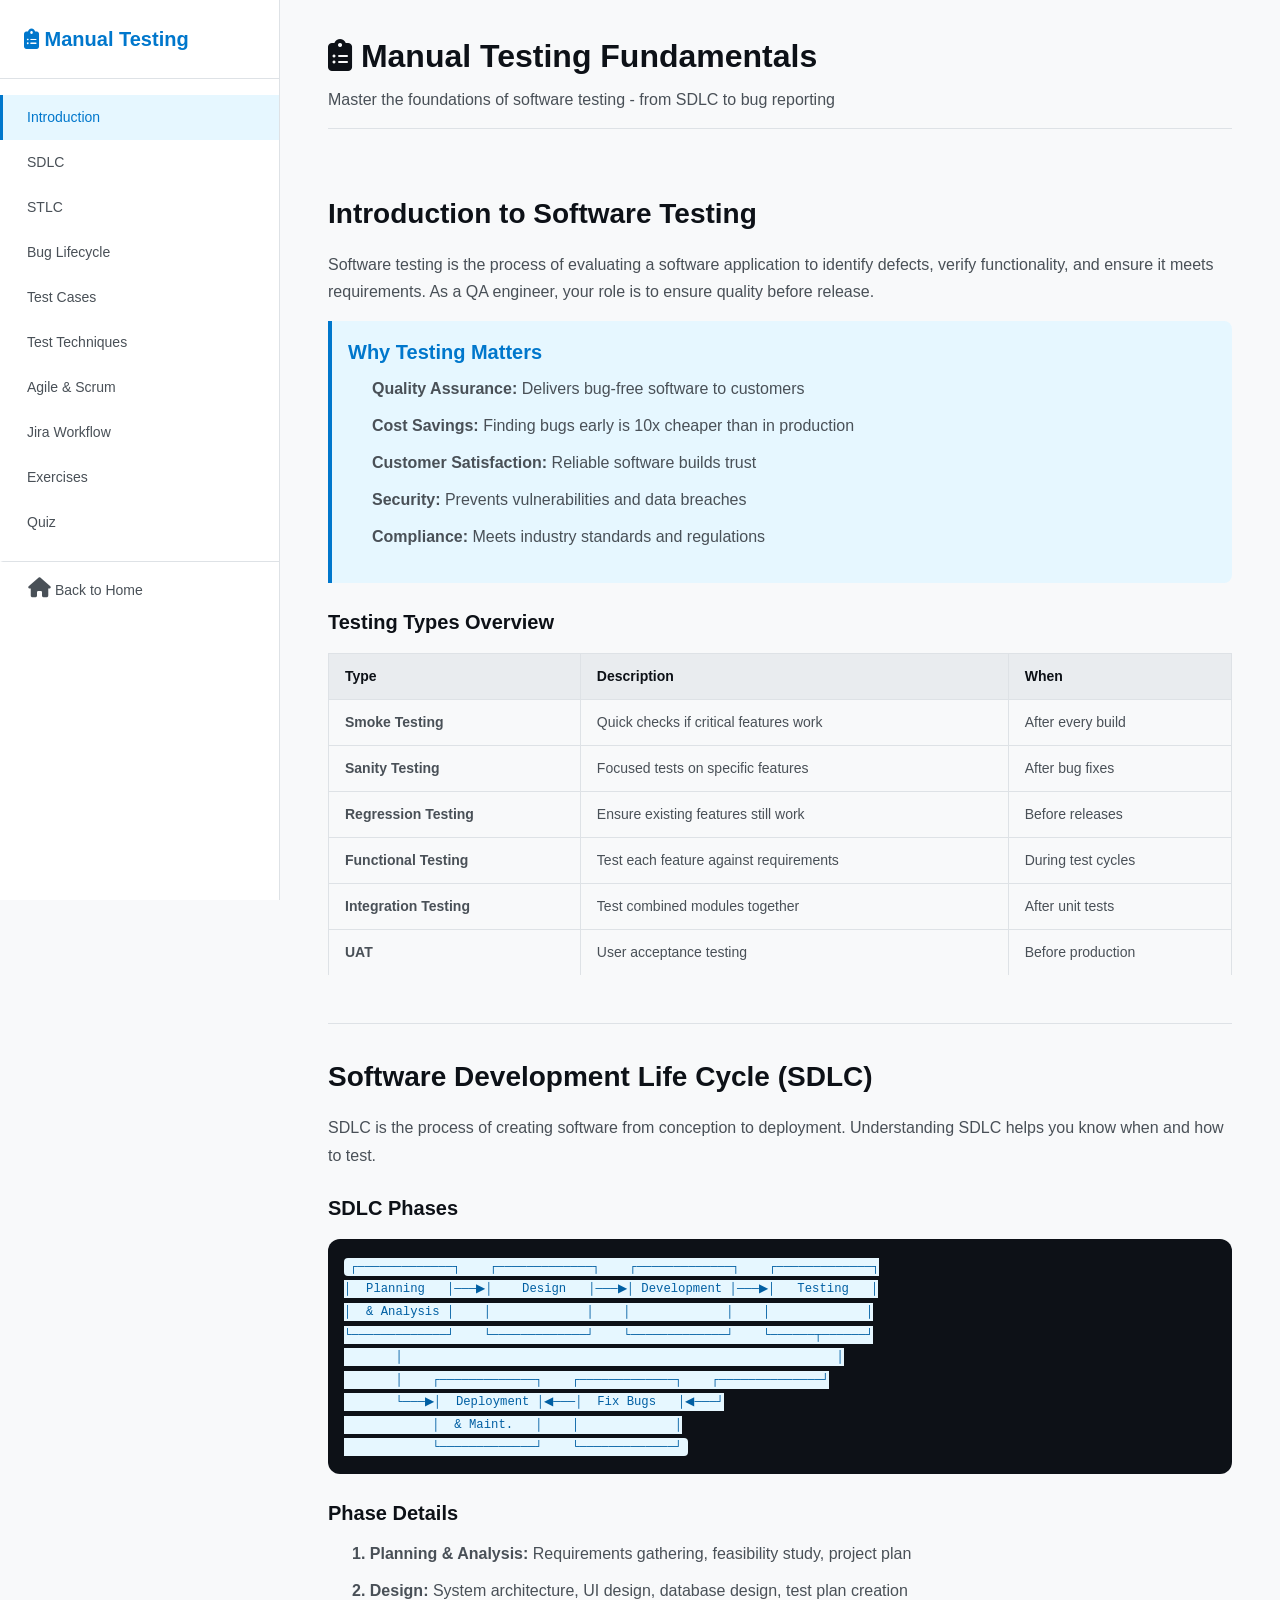
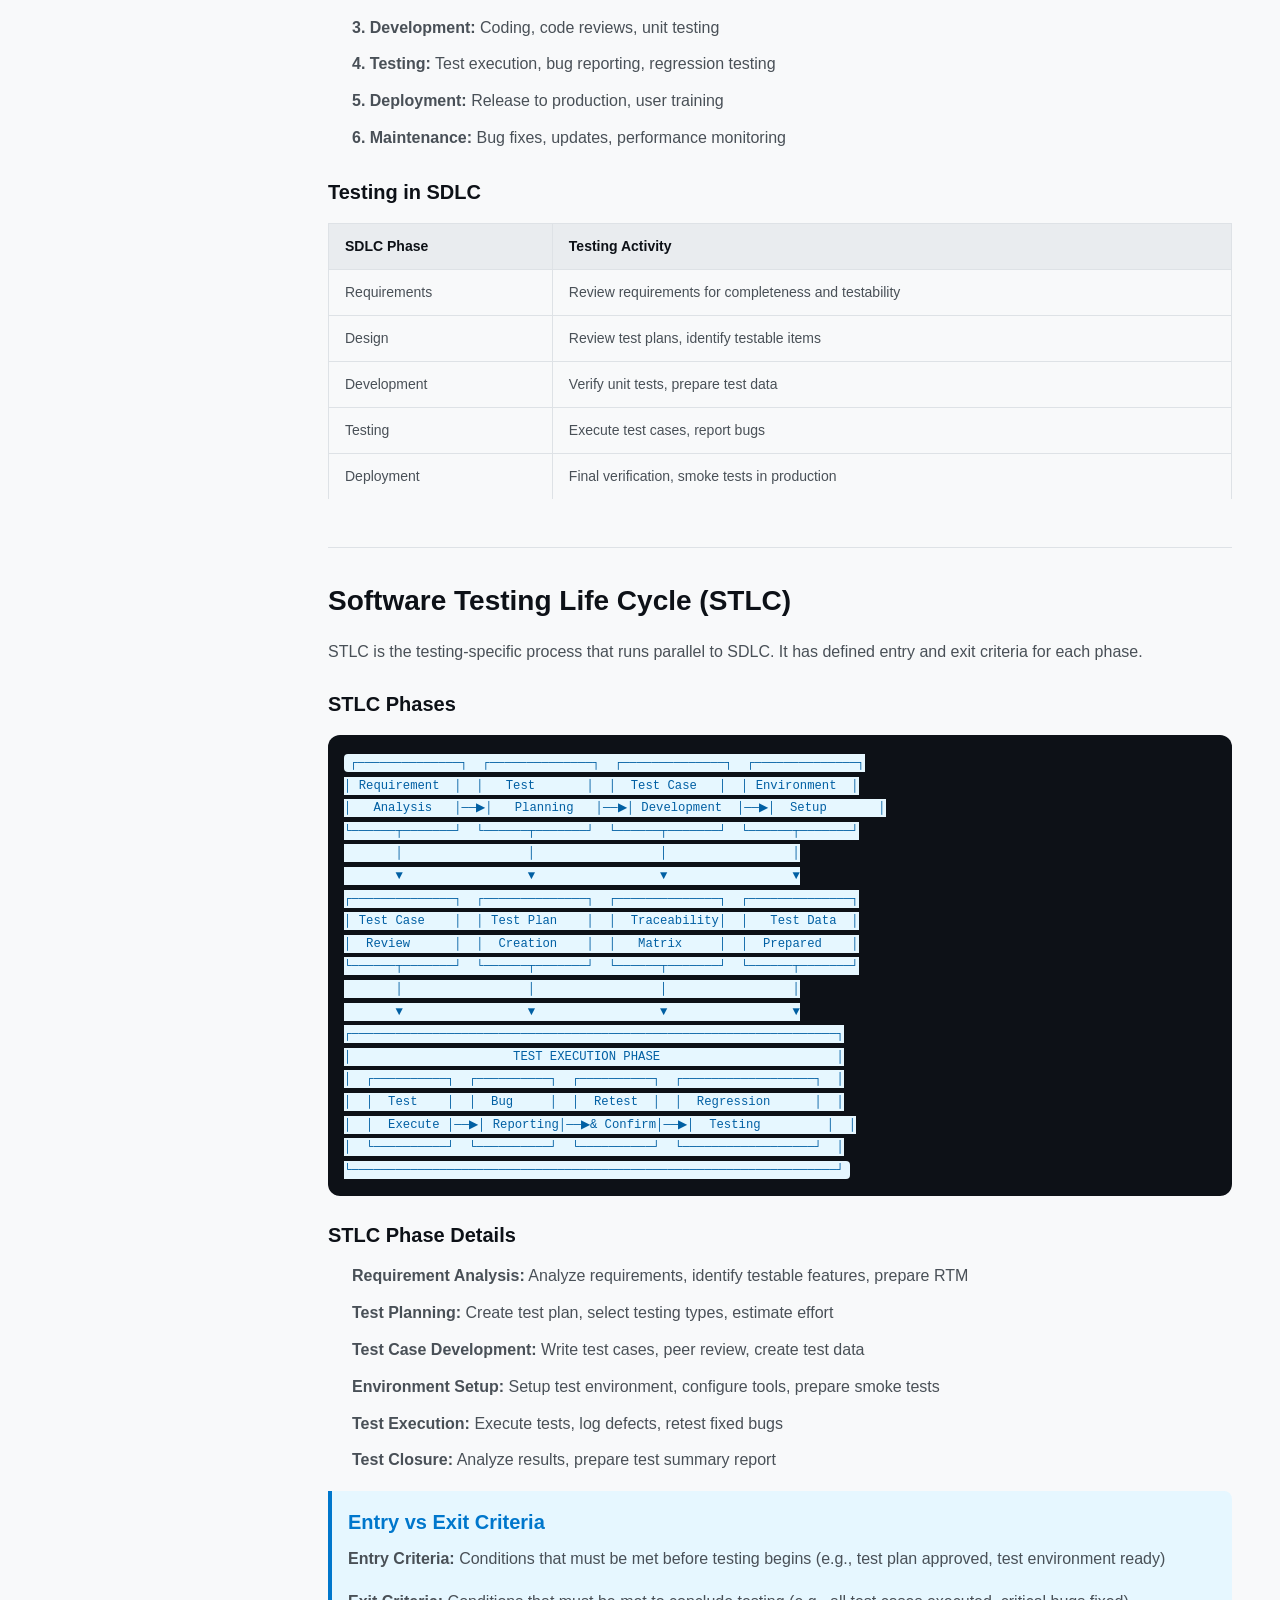
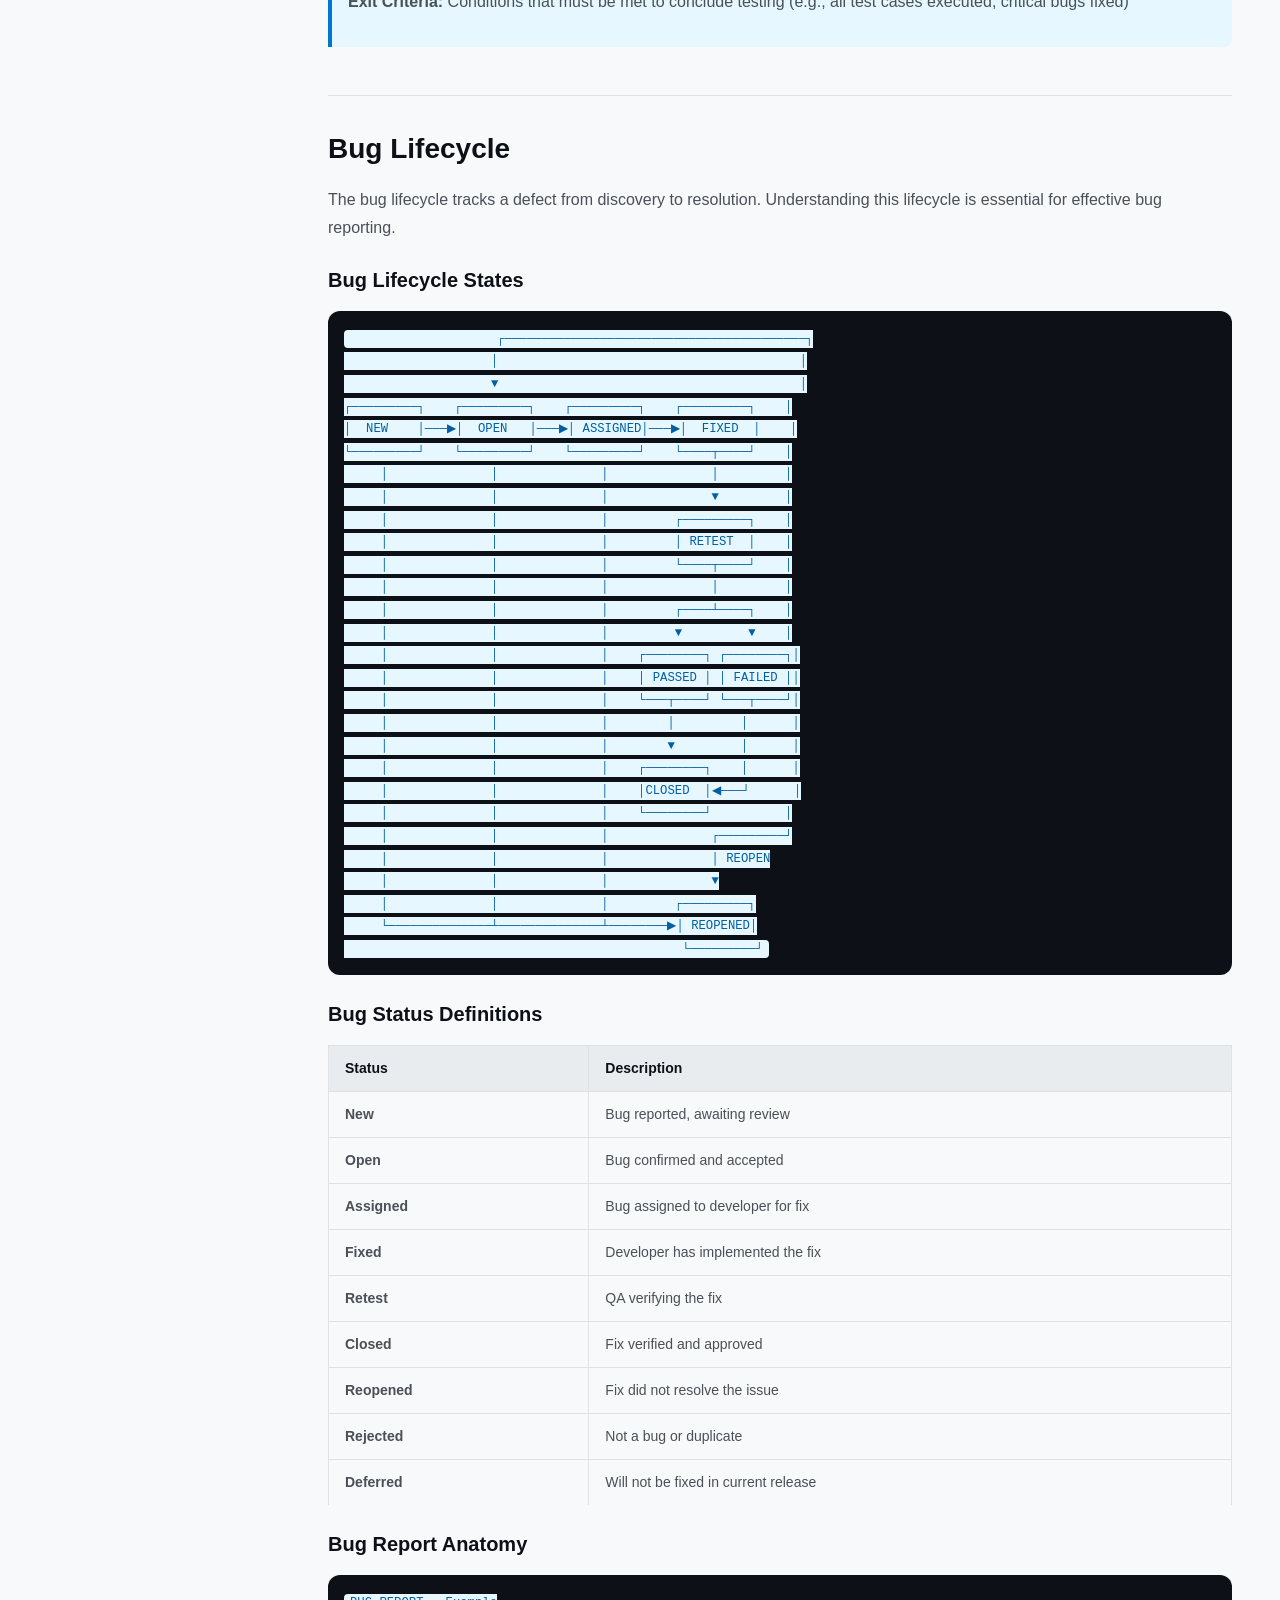
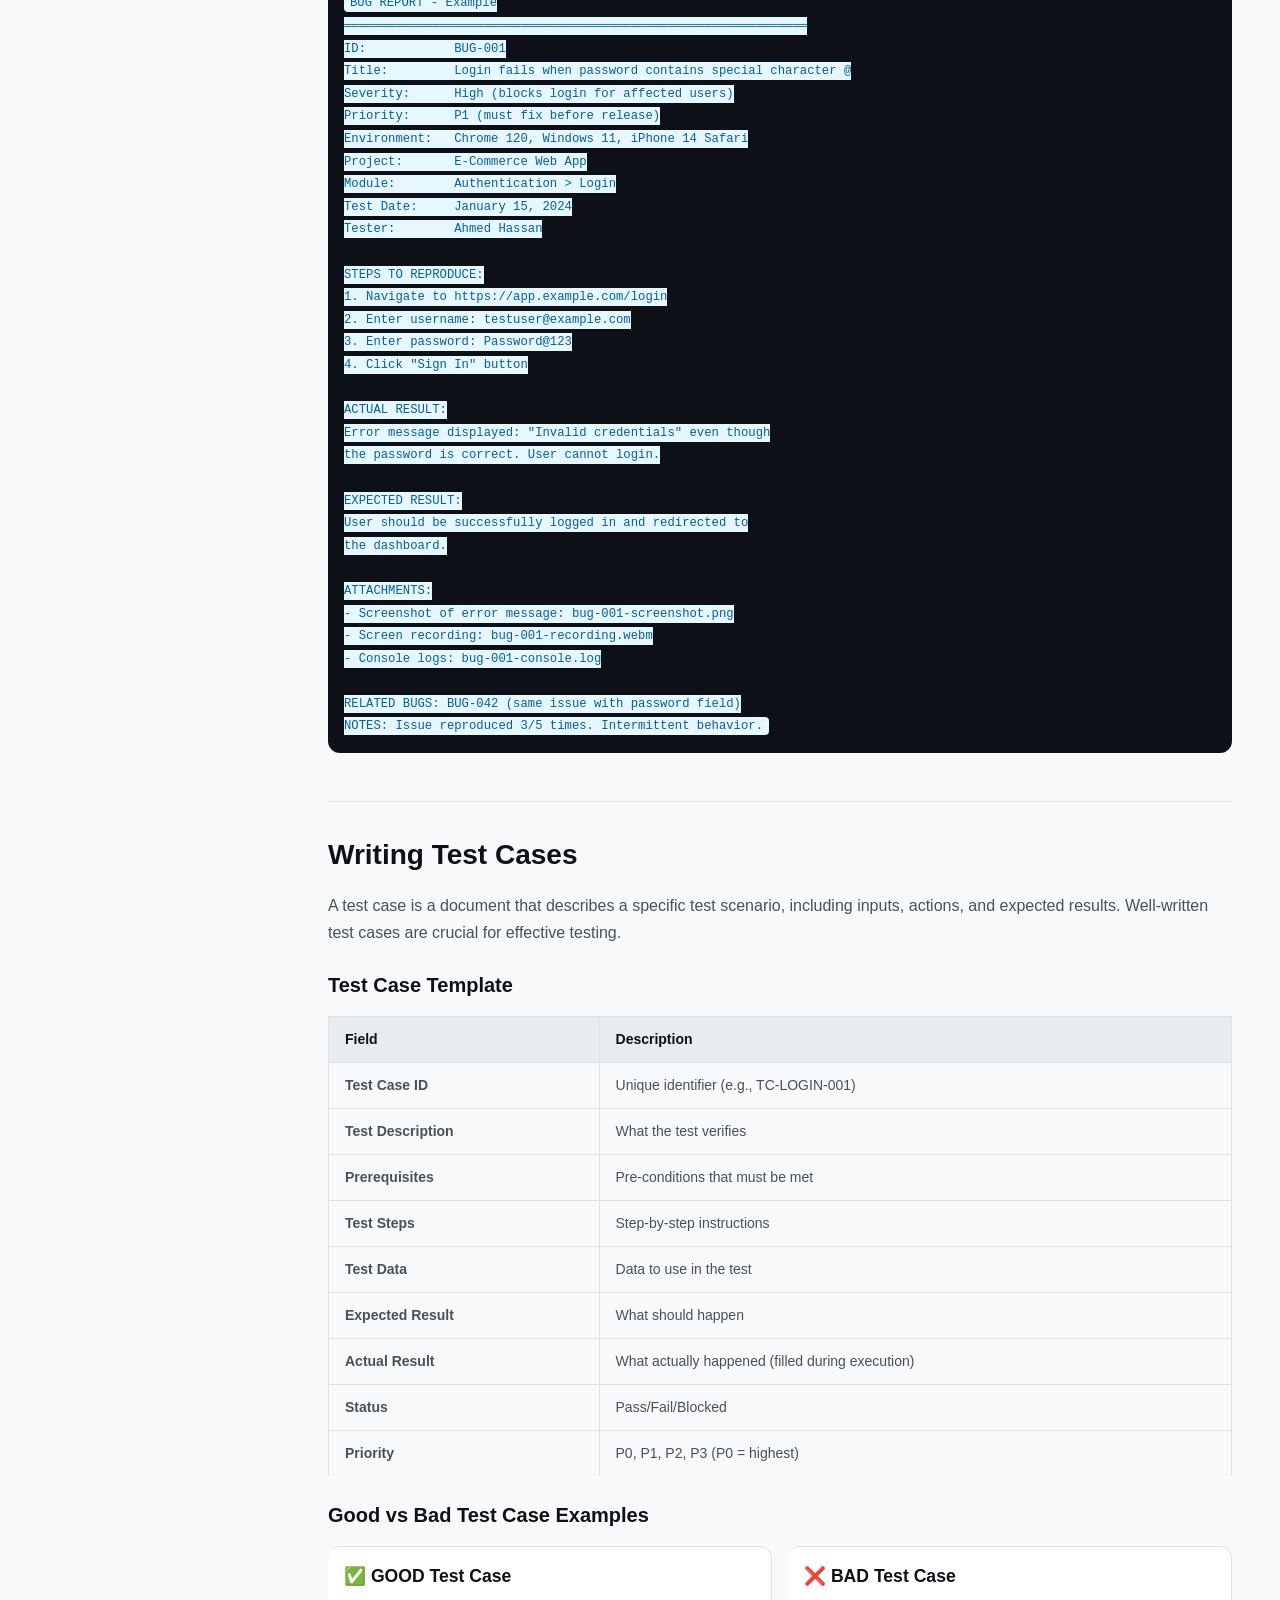
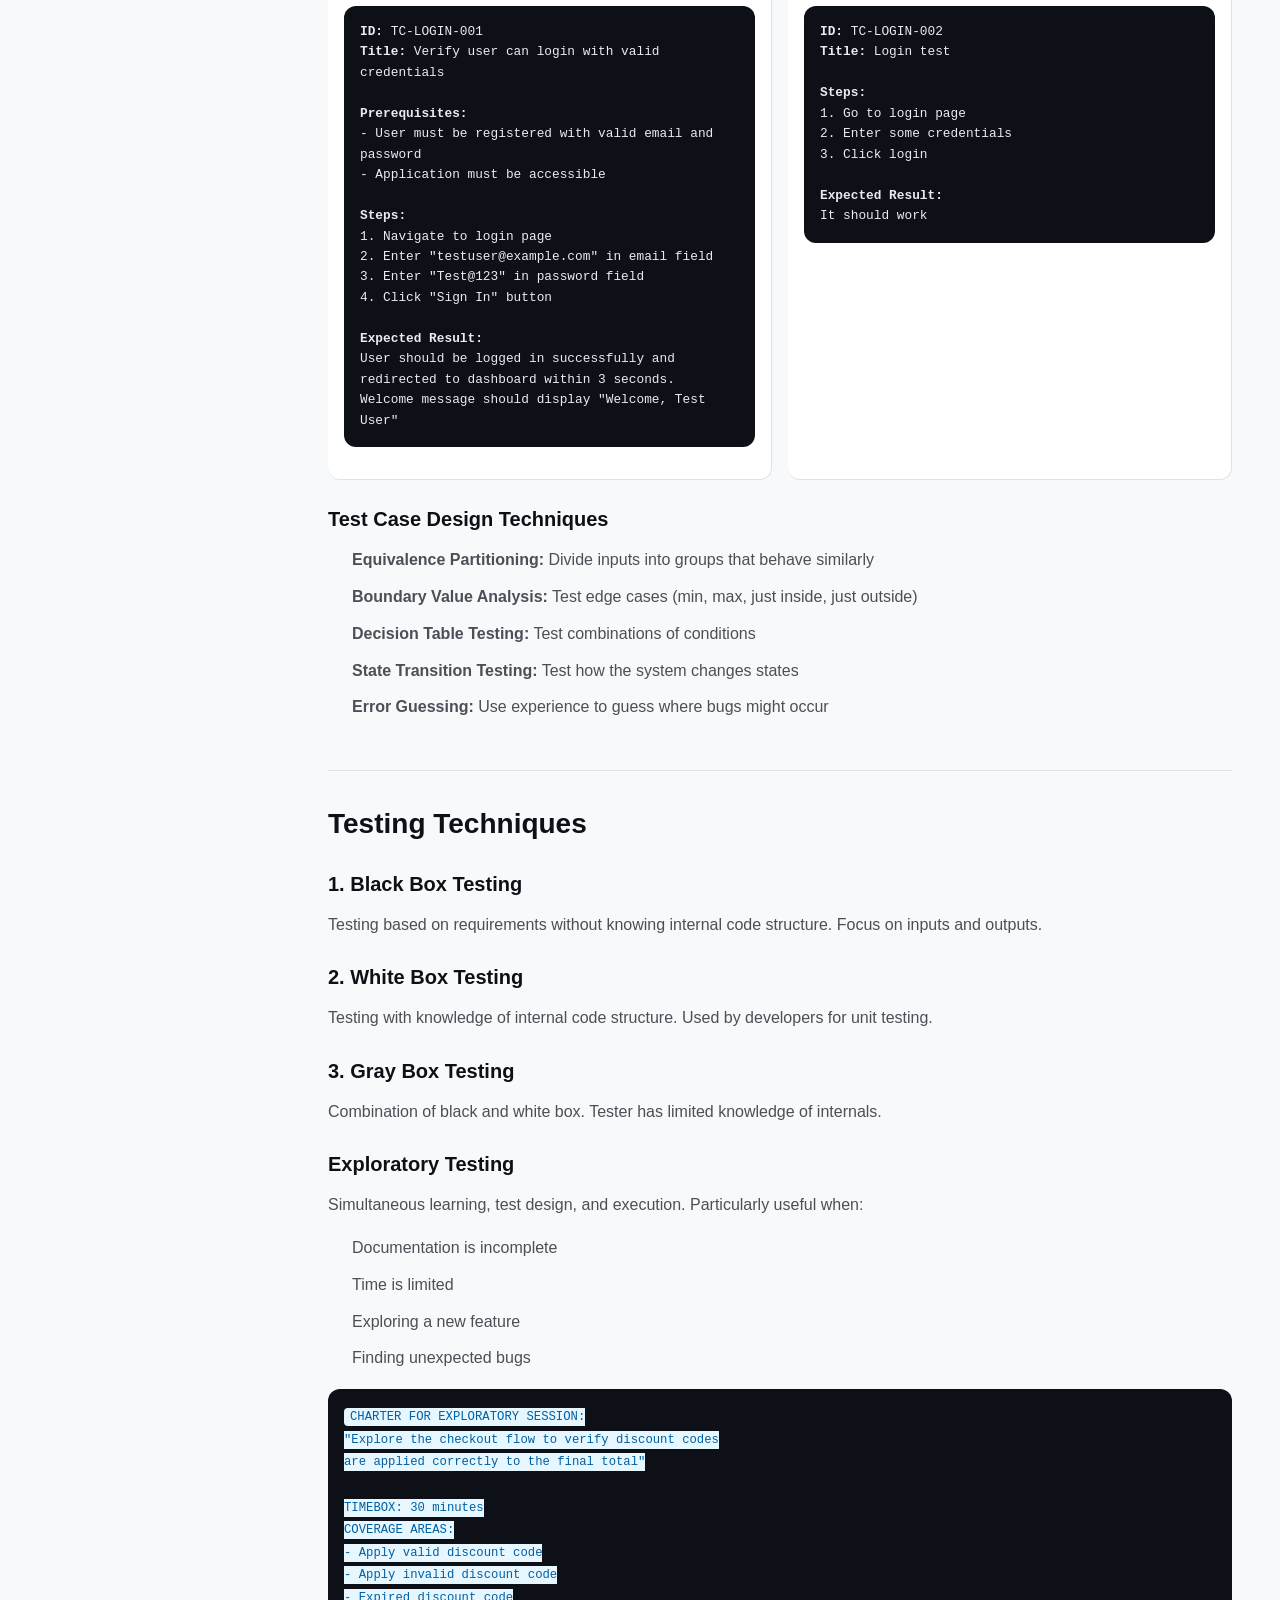
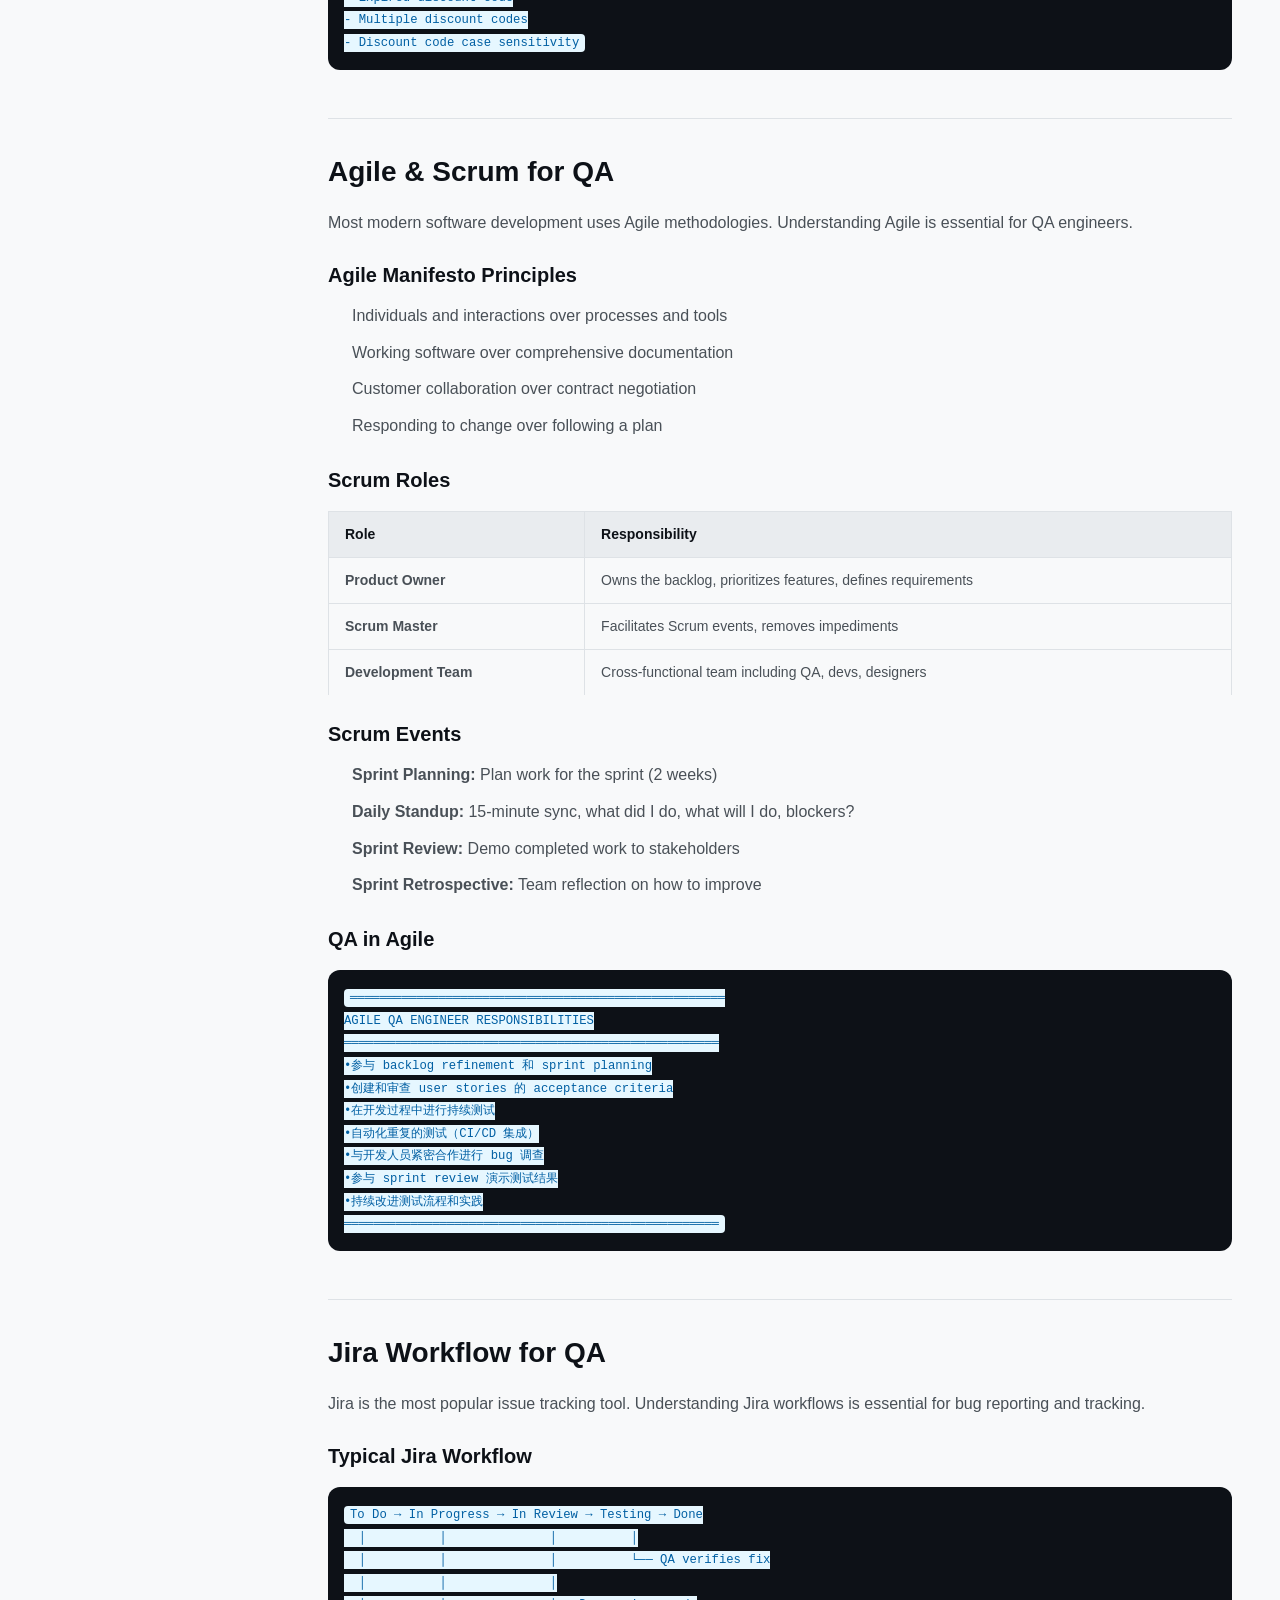
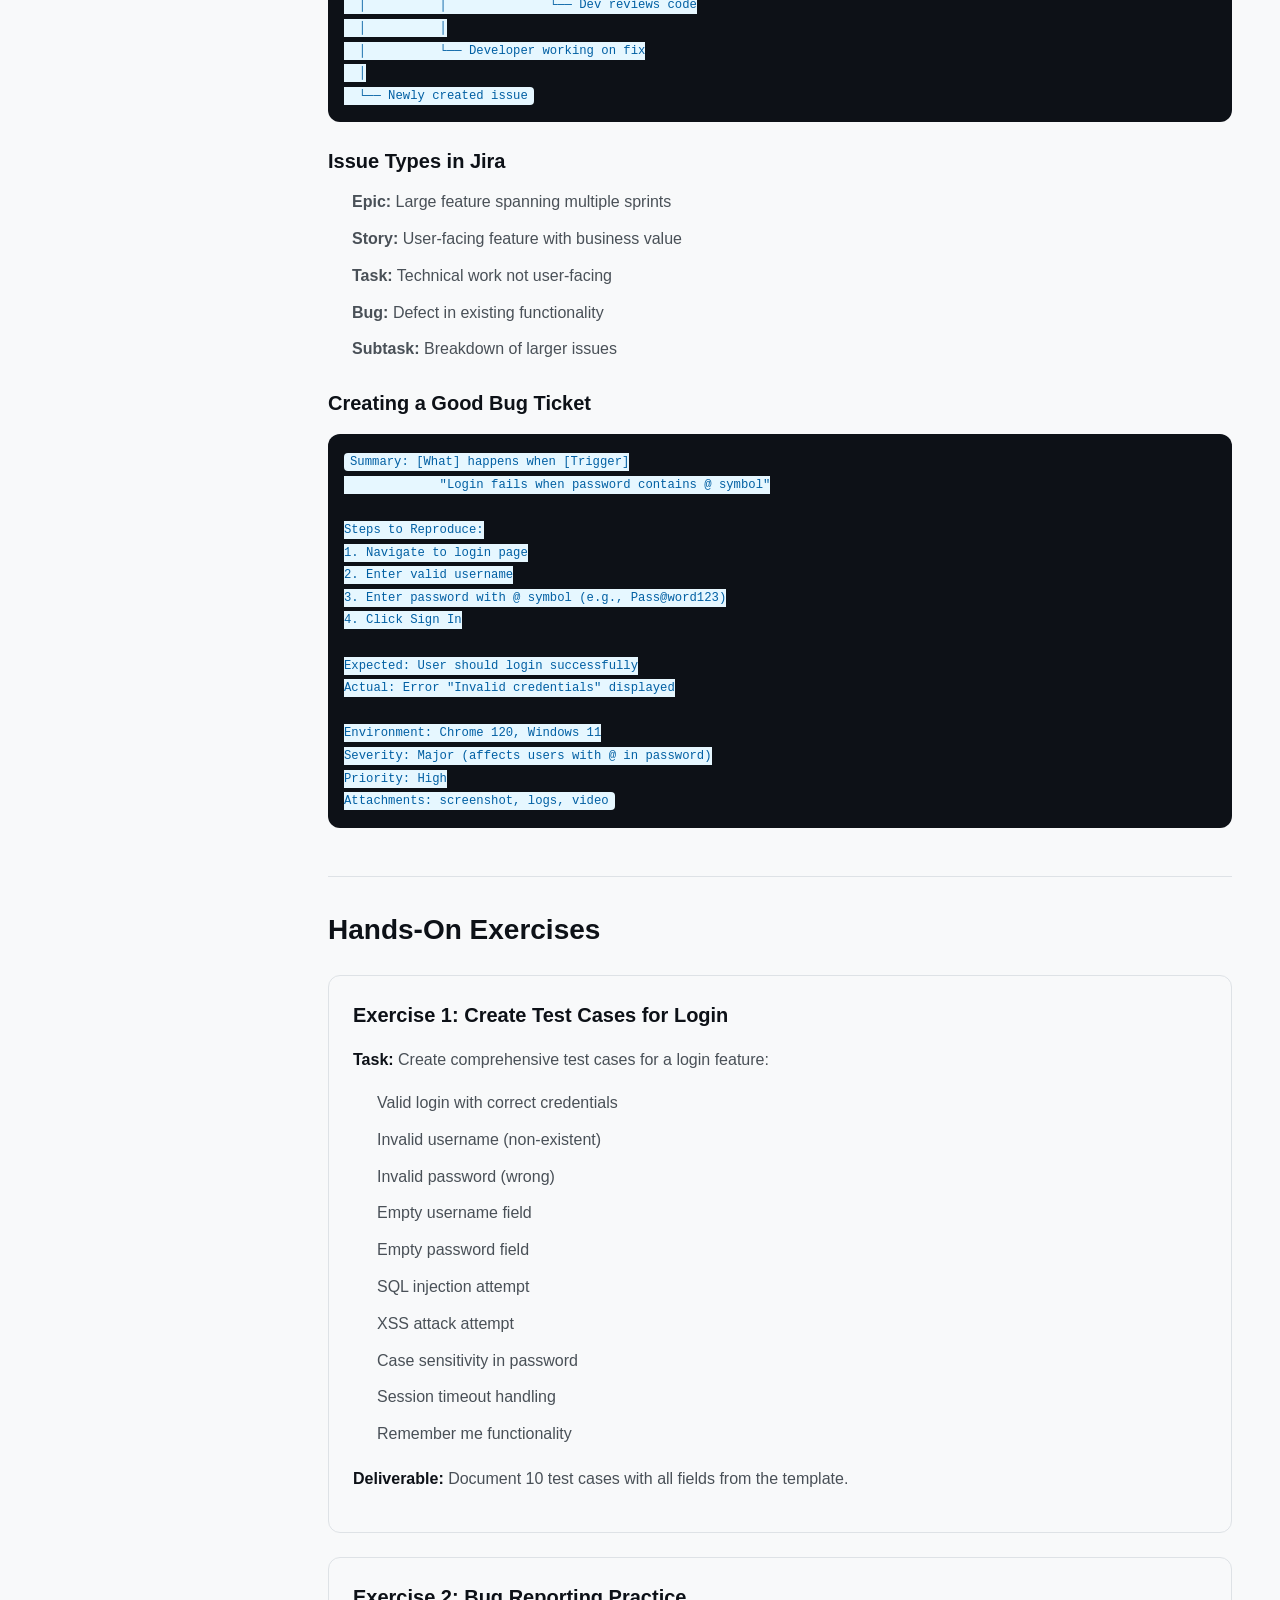
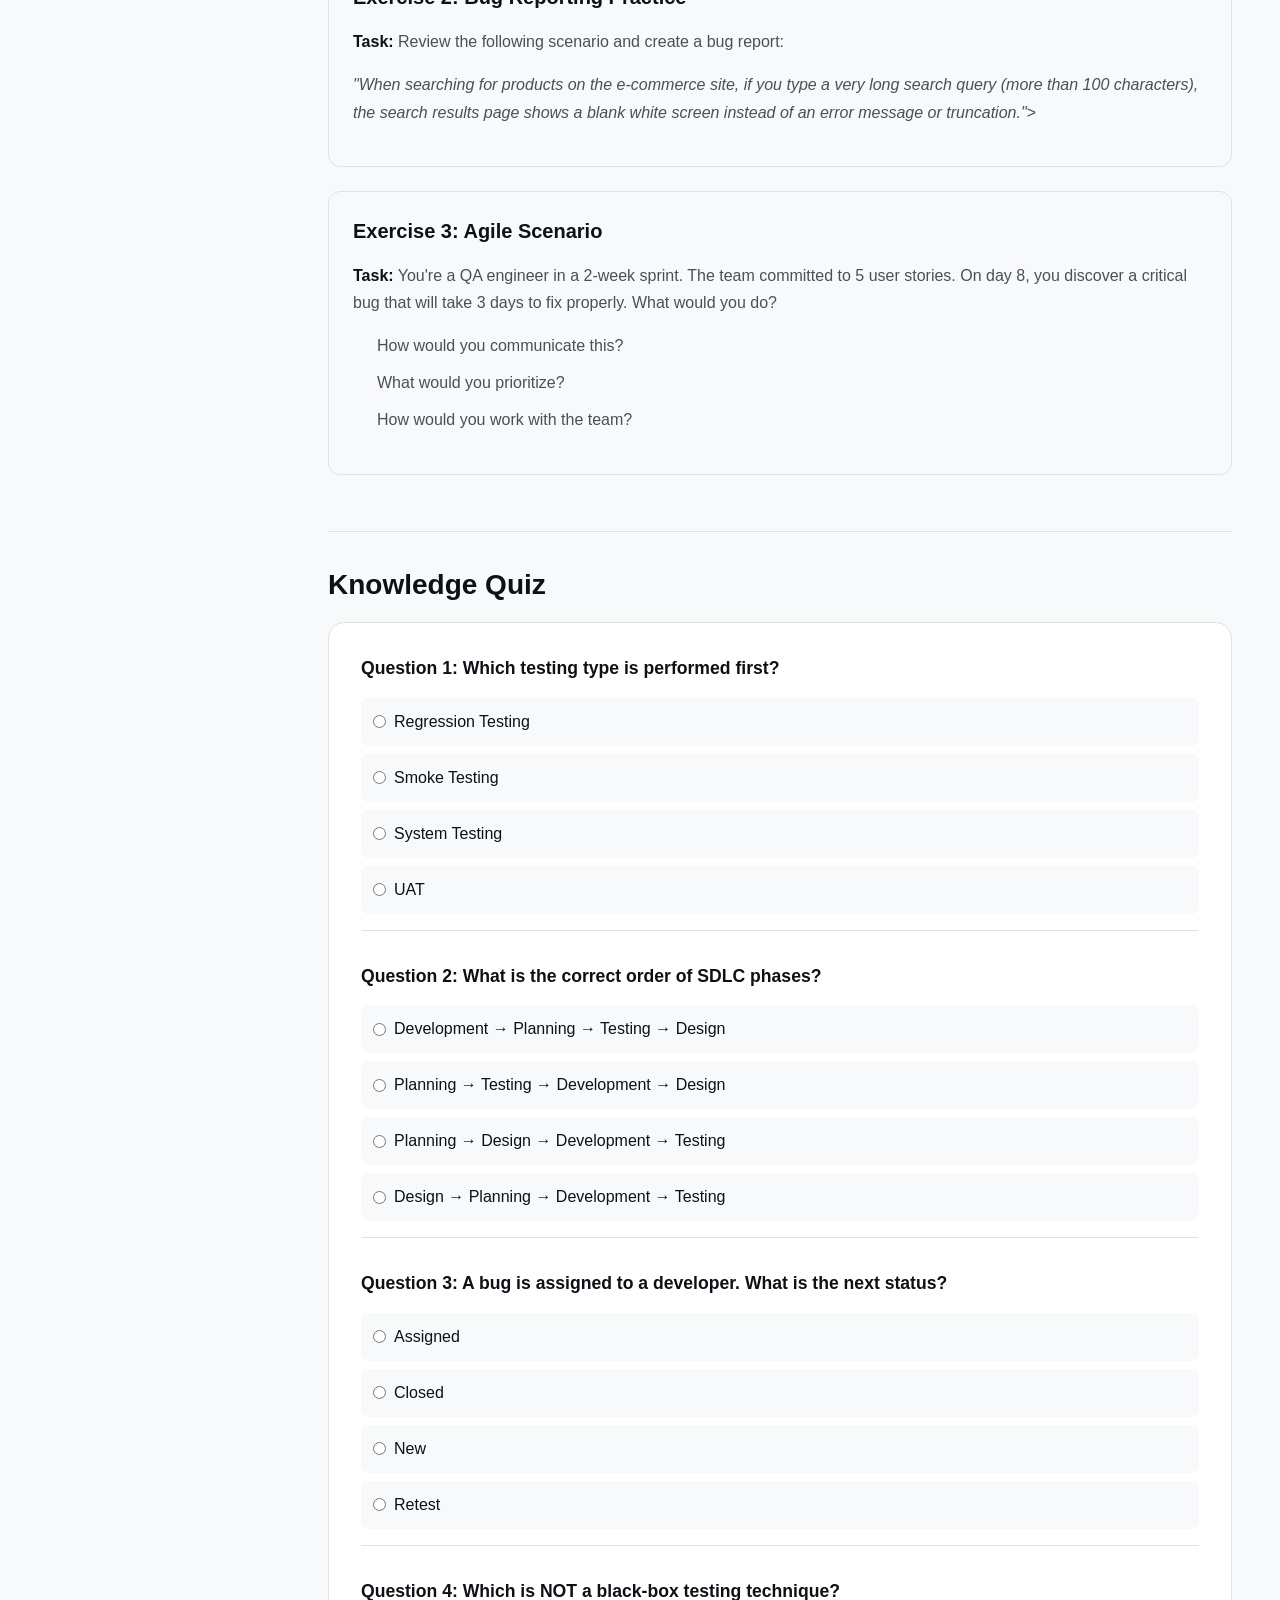
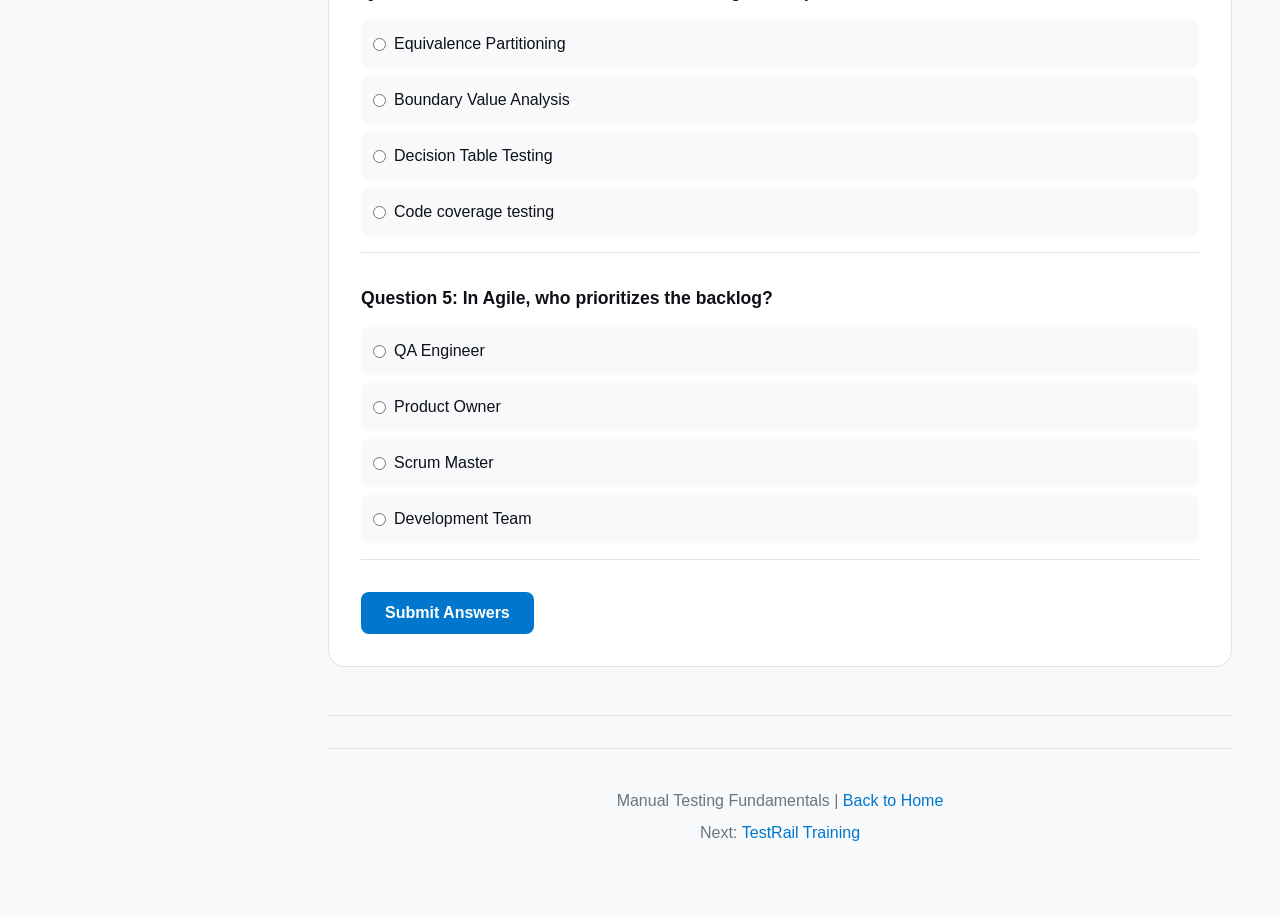
<file: modules/manual-testing.html>
<!DOCTYPE html>
<html lang="en">
<head>
    <meta charset="UTF-8">
    <meta name="viewport" content="width=device-width, initial-scale=1.0">
    <title>Manual Testing Fundamentals - Complete Guide</title>
    <link rel="stylesheet" href="../css/styles.css">
    <link rel="stylesheet" href="../css/modules.css">
    <link rel="stylesheet" href="https://cdnjs.cloudflare.com/ajax/libs/font-awesome/6.4.0/css/all.min.css">
</head>
<body class="module-page">
    <div class="app-container">
        <aside class="sidebar">
            <div class="sidebar-header">
                <h2><i class="fas fa-clipboard-list"></i> Manual Testing</h2>
            </div>
            <nav class="sidebar-nav">
                <a href="#intro" class="nav-item active">Introduction</a>
                <a href="#sdlc" class="nav-item">SDLC</a>
                <a href="#stlc" class="nav-item">STLC</a>
                <a href="#bug-lifecycle" class="nav-item">Bug Lifecycle</a>
                <a href="#test-cases" class="nav-item">Test Cases</a>
                <a href="#test-techniques" class="nav-item">Test Techniques</a>
                <a href="#agile" class="nav-item">Agile & Scrum</a>
                <a href="#jira" class="nav-item">Jira Workflow</a>
                <a href="#exercises" class="nav-item">Exercises</a>
                <a href="#quiz" class="nav-item">Quiz</a>
                <a href="../index.html" class="nav-item" style="margin-top:1rem; border-top:1px solid var(--border-color); padding-top:1rem;">
                    <i class="fas fa-home"></i> Back to Home
                </a>
            </nav>
        </aside>

        <main class="content">
            <header class="content-header">
                <h1><i class="fas fa-clipboard-list" style="color:var(--success)"></i> Manual Testing Fundamentals</h1>
                <p>Master the foundations of software testing - from SDLC to bug reporting</p>
            </header>

            <section id="intro" class="module-section">
                <h2>Introduction to Software Testing</h2>
                <p>Software testing is the process of evaluating a software application to identify defects, verify functionality, and ensure it meets requirements. As a QA engineer, your role is to ensure quality before release.</p>

                <div class="info-box">
                    <h3>Why Testing Matters</h3>
                    <ul>
                        <li><strong>Quality Assurance:</strong> Delivers bug-free software to customers</li>
                        <li><strong>Cost Savings:</strong> Finding bugs early is 10x cheaper than in production</li>
                        <li><strong>Customer Satisfaction:</strong> Reliable software builds trust</li>
                        <li><strong>Security:</strong> Prevents vulnerabilities and data breaches</li>
                        <li><strong>Compliance:</strong> Meets industry standards and regulations</li>
                    </ul>
                </div>

                <h3>Testing Types Overview</h3>
                <table class="data-table">
                    <thead>
                        <tr><th>Type</th><th>Description</th><th>When</th></tr>
                    </thead>
                    <tbody>
                        <tr><td><strong>Smoke Testing</strong></td><td>Quick checks if critical features work</td><td>After every build</td></tr>
                        <tr><td><strong>Sanity Testing</strong></td><td>Focused tests on specific features</td><td>After bug fixes</td></tr>
                        <tr><td><strong>Regression Testing</strong></td><td>Ensure existing features still work</td><td>Before releases</td></tr>
                        <tr><td><strong>Functional Testing</strong></td><td>Test each feature against requirements</td><td>During test cycles</td></tr>
                        <tr><td><strong>Integration Testing</strong></td><td>Test combined modules together</td><td>After unit tests</td></tr>
                        <tr><td><strong>UAT</strong></td><td>User acceptance testing</td><td>Before production</td></tr>
                    </tbody>
                </table>
            </section>

            <section id="sdlc" class="module-section">
                <h2>Software Development Life Cycle (SDLC)</h2>
                <p>SDLC is the process of creating software from conception to deployment. Understanding SDLC helps you know when and how to test.</p>

                <h3>SDLC Phases</h3>
                <pre><code>┌─────────────┐    ┌─────────────┐    ┌─────────────┐    ┌─────────────┐
│  Planning   │───▶│    Design   │───▶│ Development │───▶│   Testing   │
│  & Analysis │    │             │    │             │    │             │
└─────────────┘    └─────────────┘    └─────────────┘    └──────┬──────┘
       │                                                           │
       │    ┌─────────────┐    ┌─────────────┐    ┌──────────────┘
       └───▶│  Deployment │◀───│  Fix Bugs   │◀───┘
            │  & Maint.   │    │             │
            └─────────────┘    └─────────────┘</code></pre>

                <h3>Phase Details</h3>
                <ul>
                    <li><strong>1. Planning & Analysis:</strong> Requirements gathering, feasibility study, project plan</li>
                    <li><strong>2. Design:</strong> System architecture, UI design, database design, test plan creation</li>
                    <li><strong>3. Development:</strong> Coding, code reviews, unit testing</li>
                    <li><strong>4. Testing:</strong> Test execution, bug reporting, regression testing</li>
                    <li><strong>5. Deployment:</strong> Release to production, user training</li>
                    <li><strong>6. Maintenance:</strong> Bug fixes, updates, performance monitoring</li>
                </ul>

                <h3>Testing in SDLC</h3>
                <table class="data-table">
                    <thead>
                        <tr><th>SDLC Phase</th><th>Testing Activity</th></tr>
                    </thead>
                    <tbody>
                        <tr><td>Requirements</td><td>Review requirements for completeness and testability</td></tr>
                        <tr><td>Design</td><td>Review test plans, identify testable items</td></tr>
                        <tr><td>Development</td><td>Verify unit tests, prepare test data</td></tr>
                        <tr><td>Testing</td><td>Execute test cases, report bugs</td></tr>
                        <tr><td>Deployment</td><td>Final verification, smoke tests in production</td></tr>
                    </tbody>
                </table>
            </section>

            <section id="stlc" class="module-section">
                <h2>Software Testing Life Cycle (STLC)</h2>
                <p>STLC is the testing-specific process that runs parallel to SDLC. It has defined entry and exit criteria for each phase.</p>

                <h3>STLC Phases</h3>
                <pre><code>┌──────────────┐  ┌──────────────┐  ┌──────────────┐  ┌──────────────┐
│ Requirement  │  │   Test       │  │  Test Case   │  │ Environment  │
│   Analysis   │──▶│   Planning   │──▶│ Development  │──▶│  Setup       │
└──────┬───────┘  └──────┬───────┘  └──────┬───────┘  └──────┬───────┘
       │                 │                 │                 │
       ▼                 ▼                 ▼                 ▼
┌──────────────┐  ┌──────────────┐  ┌──────────────┐  ┌──────────────┐
│ Test Case    │  │ Test Plan    │  │  Traceability│  │   Test Data  │
│  Review      │  │  Creation    │  │   Matrix     │  │  Prepared    │
└──────┬───────┘  └──────┬───────┘  └──────┬───────┘  └──────┬───────┘
       │                 │                 │                 │
       ▼                 ▼                 ▼                 ▼
┌──────────────────────────────────────────────────────────────────┐
│                      TEST EXECUTION PHASE                        │
│  ┌──────────┐  ┌──────────┐  ┌──────────┐  ┌──────────────────┐  │
│  │  Test    │  │  Bug     │  │  Retest  │  │  Regression      │  │
│  │  Execute │──▶│ Reporting│──▶& Confirm│──▶│  Testing         │  │
│  └──────────┘  └──────────┘  └──────────┘  └──────────────────┘  │
└──────────────────────────────────────────────────────────────────┘</code></pre>

                <h3>STLC Phase Details</h3>
                <ul>
                    <li><strong>Requirement Analysis:</strong> Analyze requirements, identify testable features, prepare RTM</li>
                    <li><strong>Test Planning:</strong> Create test plan, select testing types, estimate effort</li>
                    <li><strong>Test Case Development:</strong> Write test cases, peer review, create test data</li>
                    <li><strong>Environment Setup:</strong> Setup test environment, configure tools, prepare smoke tests</li>
                    <li><strong>Test Execution:</strong> Execute tests, log defects, retest fixed bugs</li>
                    <li><strong>Test Closure:</strong> Analyze results, prepare test summary report</li>
                </ul>

                <div class="info-box">
                    <h3>Entry vs Exit Criteria</h3>
                    <p><strong>Entry Criteria:</strong> Conditions that must be met before testing begins (e.g., test plan approved, test environment ready)</p>
                    <p><strong>Exit Criteria:</strong> Conditions that must be met to conclude testing (e.g., all test cases executed, critical bugs fixed)</p>
                </div>
            </section>

            <section id="bug-lifecycle" class="module-section">
                <h2>Bug Lifecycle</h2>
                <p>The bug lifecycle tracks a defect from discovery to resolution. Understanding this lifecycle is essential for effective bug reporting.</p>

                <h3>Bug Lifecycle States</h3>
                <pre><code>                    ┌─────────────────────────────────────────┐
                    │                                         │
                    ▼                                         │
┌─────────┐    ┌─────────┐    ┌─────────┐    ┌─────────┐    │
│  NEW    │───▶│  OPEN   │───▶│ ASSIGNED│───▶│  FIXED  │    │
└─────────┘    └─────────┘    └─────────┘    └────┬────┘    │
     │              │              │              │         │
     │              │              │              ▼         │
     │              │              │         ┌─────────┐    │
     │              │              │         │ RETEST  │    │
     │              │              │         └────┬────┘    │
     │              │              │              │         │
     │              │              │         ┌────┴────┐    │
     │              │              │         ▼         ▼    │
     │              │              │    ┌────────┐ ┌────────┐│
     │              │              │    │ PASSED │ │ FAILED ││
     │              │              │    └───┬────┘ └───┬────┘│
     │              │              │        │         │      │
     │              │              │        ▼         │      │
     │              │              │    ┌────────┐    │      │
     │              │              │    │CLOSED  │◀───┘      │
     │              │              │    └────────┘          │
     │              │              │              ┌─────────┘
     │              │              │              │ REOPEN
     │              │              │              ▼
     │              │              │         ┌─────────┐
     └──────────────┴──────────────┴────────▶│ REOPENED│
                                              └─────────┘</code></pre>

                <h3>Bug Status Definitions</h3>
                <table class="data-table">
                    <thead>
                        <tr><th>Status</th><th>Description</th></tr>
                    </thead>
                    <tbody>
                        <tr><td><strong>New</strong></td><td>Bug reported, awaiting review</td></tr>
                        <tr><td><strong>Open</strong></td><td>Bug confirmed and accepted</td></tr>
                        <tr><td><strong>Assigned</strong></td><td>Bug assigned to developer for fix</td></tr>
                        <tr><td><strong>Fixed</strong></td><td>Developer has implemented the fix</td></tr>
                        <tr><td><strong>Retest</strong></td><td>QA verifying the fix</td></tr>
                        <tr><td><strong>Closed</strong></td><td>Fix verified and approved</td></tr>
                        <tr><td><strong>Reopened</strong></td><td>Fix did not resolve the issue</td></tr>
                        <tr><td><strong>Rejected</strong></td><td>Not a bug or duplicate</td></tr>
                        <tr><td><strong>Deferred</strong></td><td>Will not be fixed in current release</td></tr>
                    </tbody>
                </table>

                <h3>Bug Report Anatomy</h3>
                <pre><code>BUG REPORT - Example
═══════════════════════════════════════════════════════════════
ID:            BUG-001
Title:         Login fails when password contains special character @
Severity:      High (blocks login for affected users)
Priority:      P1 (must fix before release)
Environment:   Chrome 120, Windows 11, iPhone 14 Safari
Project:       E-Commerce Web App
Module:        Authentication > Login
Test Date:     January 15, 2024
Tester:        Ahmed Hassan

STEPS TO REPRODUCE:
1. Navigate to https://app.example.com/login
2. Enter username: testuser@example.com
3. Enter password: Password@123
4. Click "Sign In" button

ACTUAL RESULT:
Error message displayed: "Invalid credentials" even though
the password is correct. User cannot login.

EXPECTED RESULT:
User should be successfully logged in and redirected to
the dashboard.

ATTACHMENTS:
- Screenshot of error message: bug-001-screenshot.png
- Screen recording: bug-001-recording.webm
- Console logs: bug-001-console.log

RELATED BUGS: BUG-042 (same issue with password field)
NOTES: Issue reproduced 3/5 times. Intermittent behavior.</code></pre>
            </section>

            <section id="test-cases" class="module-section">
                <h2>Writing Test Cases</h2>
                <p>A test case is a document that describes a specific test scenario, including inputs, actions, and expected results. Well-written test cases are crucial for effective testing.</p>

                <h3>Test Case Template</h3>
                <table class="data-table">
                    <thead>
                        <tr><th>Field</th><th>Description</th></tr>
                    </thead>
                    <tbody>
                        <tr><td><strong>Test Case ID</strong></td><td>Unique identifier (e.g., TC-LOGIN-001)</td></tr>
                        <tr><td><strong>Test Description</strong></td><td>What the test verifies</td></tr>
                        <tr><td><strong>Prerequisites</strong></td><td>Pre-conditions that must be met</td></tr>
                        <tr><td><strong>Test Steps</strong></td><td>Step-by-step instructions</td></tr>
                        <tr><td><strong>Test Data</strong></td><td>Data to use in the test</td></tr>
                        <tr><td><strong>Expected Result</strong></td><td>What should happen</td></tr>
                        <tr><td><strong>Actual Result</strong></td><td>What actually happened (filled during execution)</td></tr>
                        <tr><td><strong>Status</strong></td><td>Pass/Fail/Blocked</td></tr>
                        <tr><td><strong>Priority</strong></td><td>P0, P1, P2, P3 (P0 = highest)</td></tr>
                    </tbody>
                </table>

                <h3>Good vs Bad Test Case Examples</h3>
                <div class="tips-grid">
                    <div class="tip-card" style="border-left: 4px solid var(--success);">
                        <h4 style="color: var(--success);">✅ GOOD Test Case</h4>
                        <pre style="font-size: 0.8rem; white-space: pre-wrap;"><strong>ID:</strong> TC-LOGIN-001
<strong>Title:</strong> Verify user can login with valid credentials

<strong>Prerequisites:</strong>
- User must be registered with valid email and password
- Application must be accessible

<strong>Steps:</strong>
1. Navigate to login page
2. Enter "testuser@example.com" in email field
3. Enter "Test@123" in password field
4. Click "Sign In" button

<strong>Expected Result:</strong>
User should be logged in successfully and
redirected to dashboard within 3 seconds.
Welcome message should display "Welcome, Test User"</pre>
                    </div>
                    <div class="tip-card" style="border-left: 4px solid var(--error);">
                        <h4 style="color: var(--error);">❌ BAD Test Case</h4>
                        <pre style="font-size: 0.8rem; white-space: pre-wrap;"><strong>ID:</strong> TC-LOGIN-002
<strong>Title:</strong> Login test

<strong>Steps:</strong>
1. Go to login page
2. Enter some credentials
3. Click login

<strong>Expected Result:</strong>
It should work</pre>
                    </div>
                </div>

                <h3>Test Case Design Techniques</h3>
                <ul>
                    <li><strong>Equivalence Partitioning:</strong> Divide inputs into groups that behave similarly</li>
                    <li><strong>Boundary Value Analysis:</strong> Test edge cases (min, max, just inside, just outside)</li>
                    <li><strong>Decision Table Testing:</strong> Test combinations of conditions</li>
                    <li><strong>State Transition Testing:</strong> Test how the system changes states</li>
                    <li><strong>Error Guessing:</strong> Use experience to guess where bugs might occur</li>
                </ul>
            </section>

            <section id="test-techniques" class="module-section">
                <h2>Testing Techniques</h2>

                <h3>1. Black Box Testing</h3>
                <p>Testing based on requirements without knowing internal code structure. Focus on inputs and outputs.</p>

                <h3>2. White Box Testing</h3>
                <p>Testing with knowledge of internal code structure. Used by developers for unit testing.</p>

                <h3>3. Gray Box Testing</h3>
                <p>Combination of black and white box. Tester has limited knowledge of internals.</p>

                <h3>Exploratory Testing</h3>
                <p>Simultaneous learning, test design, and execution. Particularly useful when:</p>
                <ul>
                    <li>Documentation is incomplete</li>
                    <li>Time is limited</li>
                    <li>Exploring a new feature</li>
                    <li>Finding unexpected bugs</li>
                </ul>
                <pre><code>CHARTER FOR EXPLORATORY SESSION:
"Explore the checkout flow to verify discount codes
are applied correctly to the final total"

TIMEBOX: 30 minutes
COVERAGE AREAS:
- Apply valid discount code
- Apply invalid discount code
- Expired discount code
- Multiple discount codes
- Discount code case sensitivity</code></pre>
            </section>

            <section id="agile" class="module-section">
                <h2>Agile & Scrum for QA</h2>
                <p>Most modern software development uses Agile methodologies. Understanding Agile is essential for QA engineers.</p>

                <h3>Agile Manifesto Principles</h3>
                <ul>
                    <li>Individuals and interactions over processes and tools</li>
                    <li>Working software over comprehensive documentation</li>
                    <li>Customer collaboration over contract negotiation</li>
                    <li>Responding to change over following a plan</li>
                </ul>

                <h3>Scrum Roles</h3>
                <table class="data-table">
                    <thead>
                        <tr><th>Role</th><th>Responsibility</th></tr>
                    </thead>
                    <tbody>
                        <tr><td><strong>Product Owner</strong></td><td>Owns the backlog, prioritizes features, defines requirements</td></tr>
                        <tr><td><strong>Scrum Master</strong></td><td>Facilitates Scrum events, removes impediments</td></tr>
                        <tr><td><strong>Development Team</strong></td><td>Cross-functional team including QA, devs, designers</td></tr>
                    </tbody>
                </table>

                <h3>Scrum Events</h3>
                <ul>
                    <li><strong>Sprint Planning:</strong> Plan work for the sprint (2 weeks)</li>
                    <li><strong>Daily Standup:</strong> 15-minute sync, what did I do, what will I do, blockers?</li>
                    <li><strong>Sprint Review:</strong> Demo completed work to stakeholders</li>
                    <li><strong>Sprint Retrospective:</strong> Team reflection on how to improve</li>
                </ul>

                <h3>QA in Agile</h3>
                <pre><code>═══════════════════════════════════════════════════
AGILE QA ENGINEER RESPONSIBILITIES
═══════════════════════════════════════════════════
•参与 backlog refinement 和 sprint planning
•创建和审查 user stories 的 acceptance criteria
•在开发过程中进行持续测试
•自动化重复的测试（CI/CD 集成）
•与开发人员紧密合作进行 bug 调查
•参与 sprint review 演示测试结果
•持续改进测试流程和实践
═══════════════════════════════════════════════════</code></pre>
            </section>

            <section id="jira" class="module-section">
                <h2>Jira Workflow for QA</h2>
                <p>Jira is the most popular issue tracking tool. Understanding Jira workflows is essential for bug reporting and tracking.</p>

                <h3>Typical Jira Workflow</h3>
                <pre><code>To Do → In Progress → In Review → Testing → Done
  │          │              │          │
  │          │              │          └── QA verifies fix
  │          │              │
  │          │              └── Dev reviews code
  │          │
  │          └── Developer working on fix
  │
  └── Newly created issue</code></pre>

                <h3>Issue Types in Jira</h3>
                <ul>
                    <li><strong>Epic:</strong> Large feature spanning multiple sprints</li>
                    <li><strong>Story:</strong> User-facing feature with business value</li>
                    <li><strong>Task:</strong> Technical work not user-facing</li>
                    <li><strong>Bug:</strong> Defect in existing functionality</li>
                    <li><strong>Subtask:</strong> Breakdown of larger issues</li>
                </ul>

                <h3>Creating a Good Bug Ticket</h3>
                <pre><code>Summary: [What] happens when [Trigger]
             "Login fails when password contains @ symbol"

Steps to Reproduce:
1. Navigate to login page
2. Enter valid username
3. Enter password with @ symbol (e.g., Pass@word123)
4. Click Sign In

Expected: User should login successfully
Actual: Error "Invalid credentials" displayed

Environment: Chrome 120, Windows 11
Severity: Major (affects users with @ in password)
Priority: High
Attachments: screenshot, logs, video</code></pre>
            </section>

            <section id="exercises" class="module-section">
                <h2>Hands-On Exercises</h2>

                <div class="exercise">
                    <h3>Exercise 1: Create Test Cases for Login</h3>
                    <p><strong>Task:</strong> Create comprehensive test cases for a login feature:</p>
                    <ul>
                        <li>Valid login with correct credentials</li>
                        <li>Invalid username (non-existent)</li>
                        <li>Invalid password (wrong)</li>
                        <li>Empty username field</li>
                        <li>Empty password field</li>
                        <li>SQL injection attempt</li>
                        <li>XSS attack attempt</li>
                        <li>Case sensitivity in password</li>
                        <li>Session timeout handling</li>
                        <li>Remember me functionality</li>
                    </ul>
                    <p><strong>Deliverable:</strong> Document 10 test cases with all fields from the template.</p>
                </div>

                <div class="exercise">
                    <h3>Exercise 2: Bug Reporting Practice</h3>
                    <p><strong>Task:</strong> Review the following scenario and create a bug report:</p>
                    <p><em>"When searching for products on the e-commerce site, if you type a very long search query (more than 100 characters), the search results page shows a blank white screen instead of an error message or truncation."></em></p>
                </div>

                <div class="exercise">
                    <h3>Exercise 3: Agile Scenario</h3>
                    <p><strong>Task:</strong> You're a QA engineer in a 2-week sprint. The team committed to 5 user stories. On day 8, you discover a critical bug that will take 3 days to fix properly. What would you do?</p>
                    <ul>
                        <li>How would you communicate this?</li>
                        <li>What would you prioritize?</li>
                        <li>How would you work with the team?</li>
                    </ul>
                </div>
            </section>

            <section id="quiz" class="module-section">
                <h2>Knowledge Quiz</h2>
                
                <div class="quiz-container">
                    <div class="quiz-question" data-correct="b">
                        <h4>Question 1: Which testing type is performed first?</h4>
                        <div class="quiz-options">
                            <label><input type="radio" name="q1" value="a"> Regression Testing</label>
                            <label><input type="radio" name="q1" value="b"> Smoke Testing</label>
                            <label><input type="radio" name="q1" value="c"> System Testing</label>
                            <label><input type="radio" name="q1" value="d"> UAT</label>
                        </div>
                    </div>

                    <div class="quiz-question" data-correct="c">
                        <h4>Question 2: What is the correct order of SDLC phases?</h4>
                        <div class="quiz-options">
                            <label><input type="radio" name="q2" value="a"> Development → Planning → Testing → Design</label>
                            <label><input type="radio" name="q2" value="b"> Planning → Testing → Development → Design</label>
                            <label><input type="radio" name="q2" value="c"> Planning → Design → Development → Testing</label>
                            <label><input type="radio" name="q2" value="d"> Design → Planning → Development → Testing</label>
                        </div>
                    </div>

                    <div class="quiz-question" data-correct="a">
                        <h4>Question 3: A bug is assigned to a developer. What is the next status?</h4>
                        <div class="quiz-options">
                            <label><input type="radio" name="q3" value="a"> Assigned</label>
                            <label><input type="radio" name="q3" value="b"> Closed</label>
                            <label><input type="radio" name="q3" value="c"> New</label>
                            <label><input type="radio" name="q3" value="d"> Retest</label>
                        </div>
                    </div>

                    <div class="quiz-question" data-correct="d">
                        <h4>Question 4: Which is NOT a black-box testing technique?</h4>
                        <div class="quiz-options">
                            <label><input type="radio" name="q4" value="a"> Equivalence Partitioning</label>
                            <label><input type="radio" name="q4" value="b"> Boundary Value Analysis</label>
                            <label><input type="radio" name="q4" value="c"> Decision Table Testing</label>
                            <label><input type="radio" name="q4" value="d"> Code coverage testing</label>
                        </div>
                    </div>

                    <div class="quiz-question" data-correct="b">
                        <h4>Question 5: In Agile, who prioritizes the backlog?</h4>
                        <div class="quiz-options">
                            <label><input type="radio" name="q5" value="a"> QA Engineer</label>
                            <label><input type="radio" name="q5" value="b"> Product Owner</label>
                            <label><input type="radio" name="q5" value="c"> Scrum Master</label>
                            <label><input type="radio" name="q5" value="d"> Development Team</label>
                        </div>
                    </div>

                    <button class="btn-primary" onclick="checkQuiz()">Submit Answers</button>
                    <div id="quiz-results" class="quiz-results"></div>
                </div>
            </section>

            <footer class="content-footer">
                <p>Manual Testing Fundamentals | <a href="../index.html">Back to Home</a></p>
                <p>Next: <a href="testrail.html">TestRail Training</a></p>
            </footer>
        </main>
    </div>

    <script src="../js/app.js"></script>
    <script>
        function checkQuiz() {
            const questions = document.querySelectorAll('.quiz-question');
            let correct = 0;
            questions.forEach((q, index) => {
                const selected = q.querySelector('input[name="q' + (index + 1) + '"]:checked');
                const options = q.querySelectorAll('.quiz-options label');
                options.forEach(opt => opt.classList.remove('correct', 'incorrect'));
                if (selected) {
                    const parentLabel = selected.closest('label');
                    if (selected.value === q.dataset.correct) {
                        correct++;
                        parentLabel.classList.add('correct');
                    } else {
                        parentLabel.classList.add('incorrect');
                        q.querySelector('input[value="' + q.dataset.correct + '"]').closest('label').classList.add('correct');
                    }
                } else {
                    q.querySelector('input[value="' + q.dataset.correct + '"]').closest('label').classList.add('correct');
                }
            });
            const percentage = Math.round((correct / questions.length) * 100);
            document.getElementById('quiz-results').innerHTML = `<h4>Results: ${correct}/${questions.length} (${percentage}%)</h4><p>${percentage >= 80 ? 'Excellent!' : percentage >= 60 ? 'Good job!' : 'Keep learning!'}</p>`;
            document.getElementById('quiz-results').style.display = 'block';
        }
        document.querySelectorAll('.nav-item').forEach(item => {
            item.addEventListener('click', function(e) {
                const href = this.getAttribute('href');
                if (href.startsWith('#')) {
                    e.preventDefault();
                    document.querySelector(href)?.scrollIntoView({ behavior: 'smooth' });
                }
            });
        });
    </script>
</body>
</html>
</file>
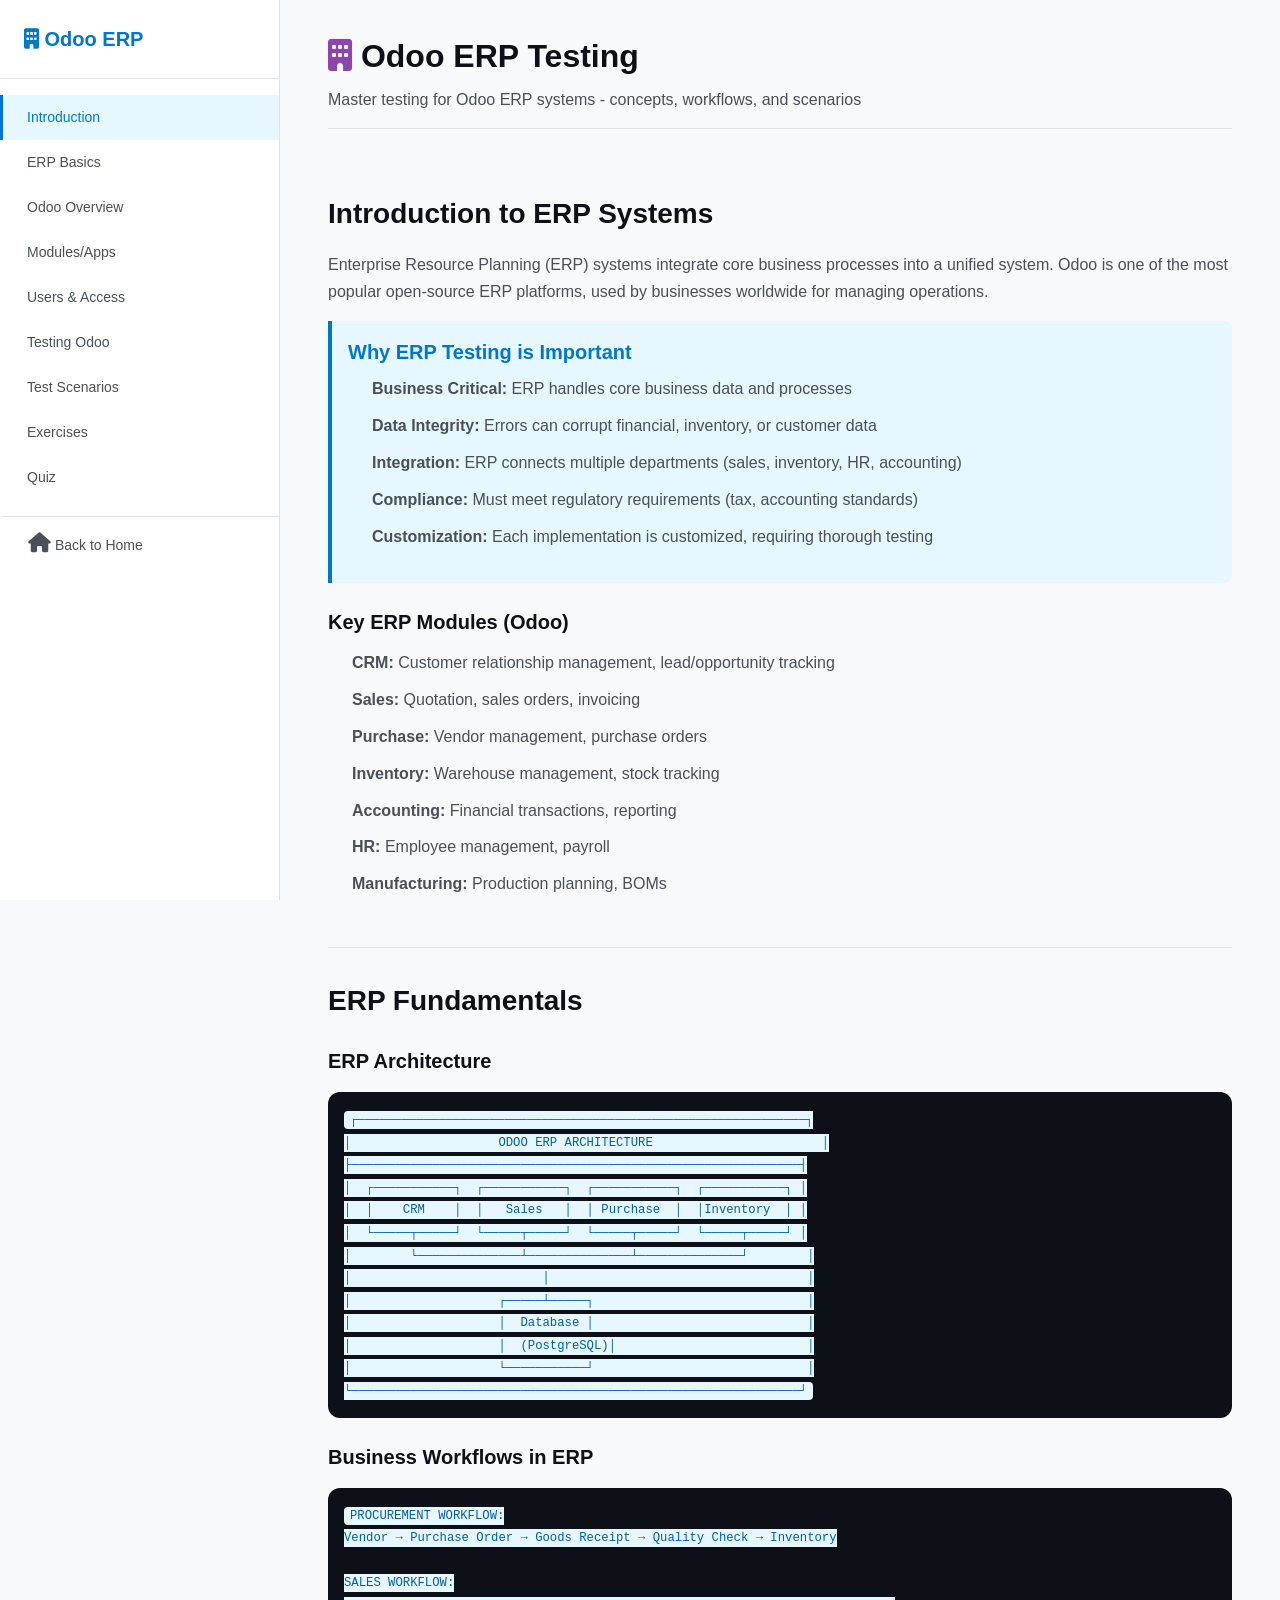
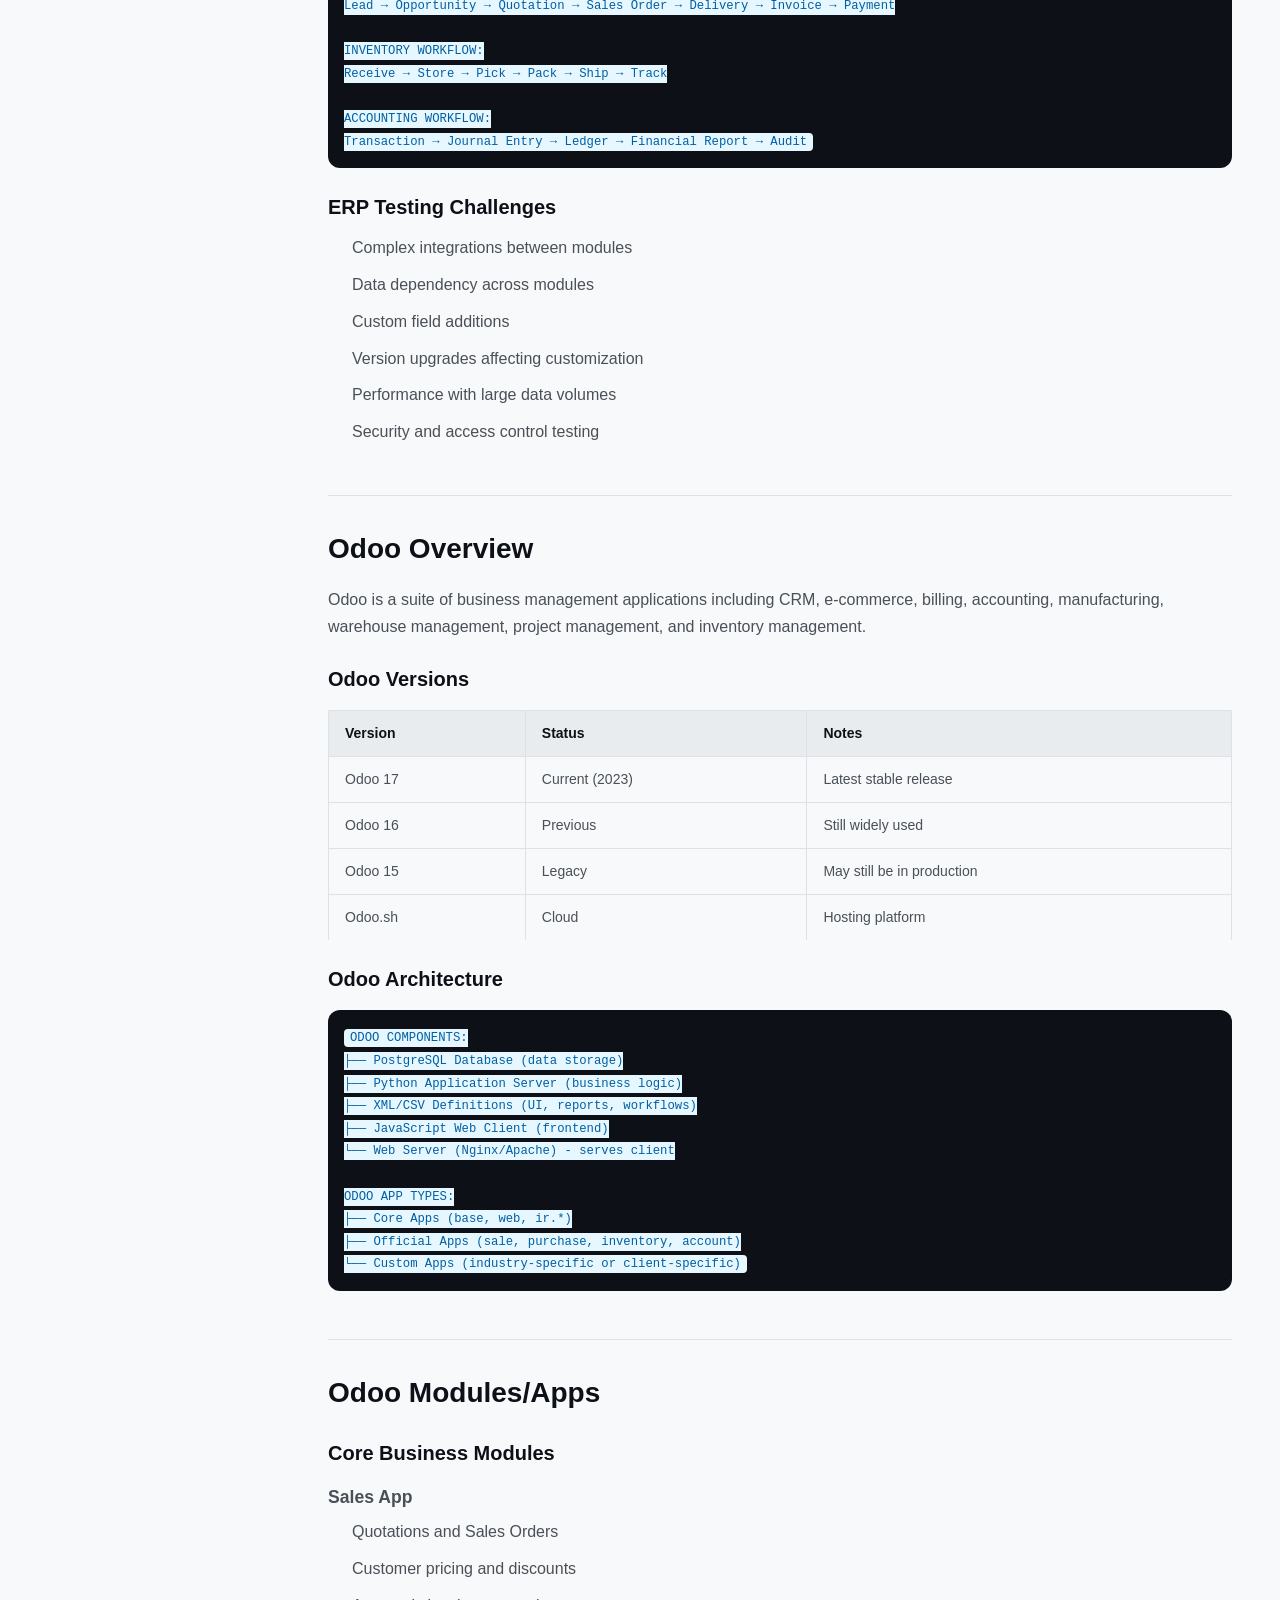
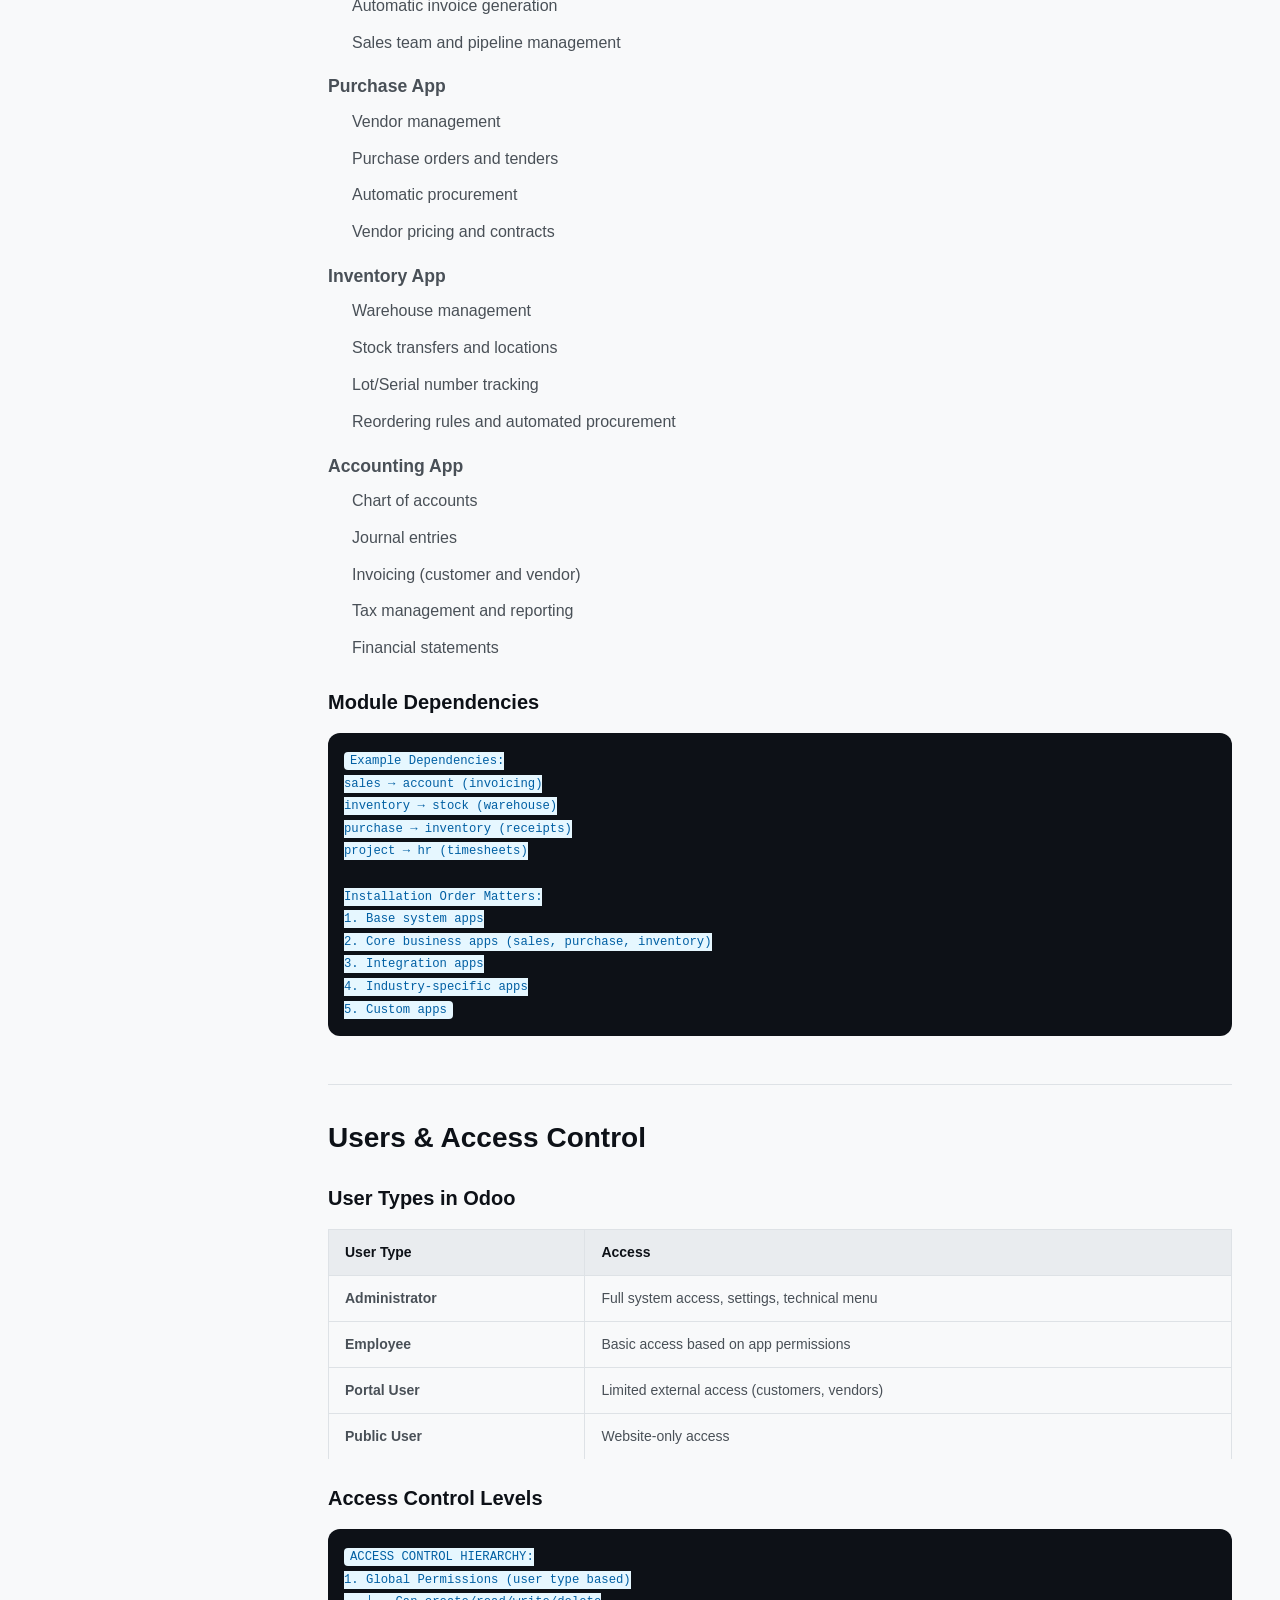
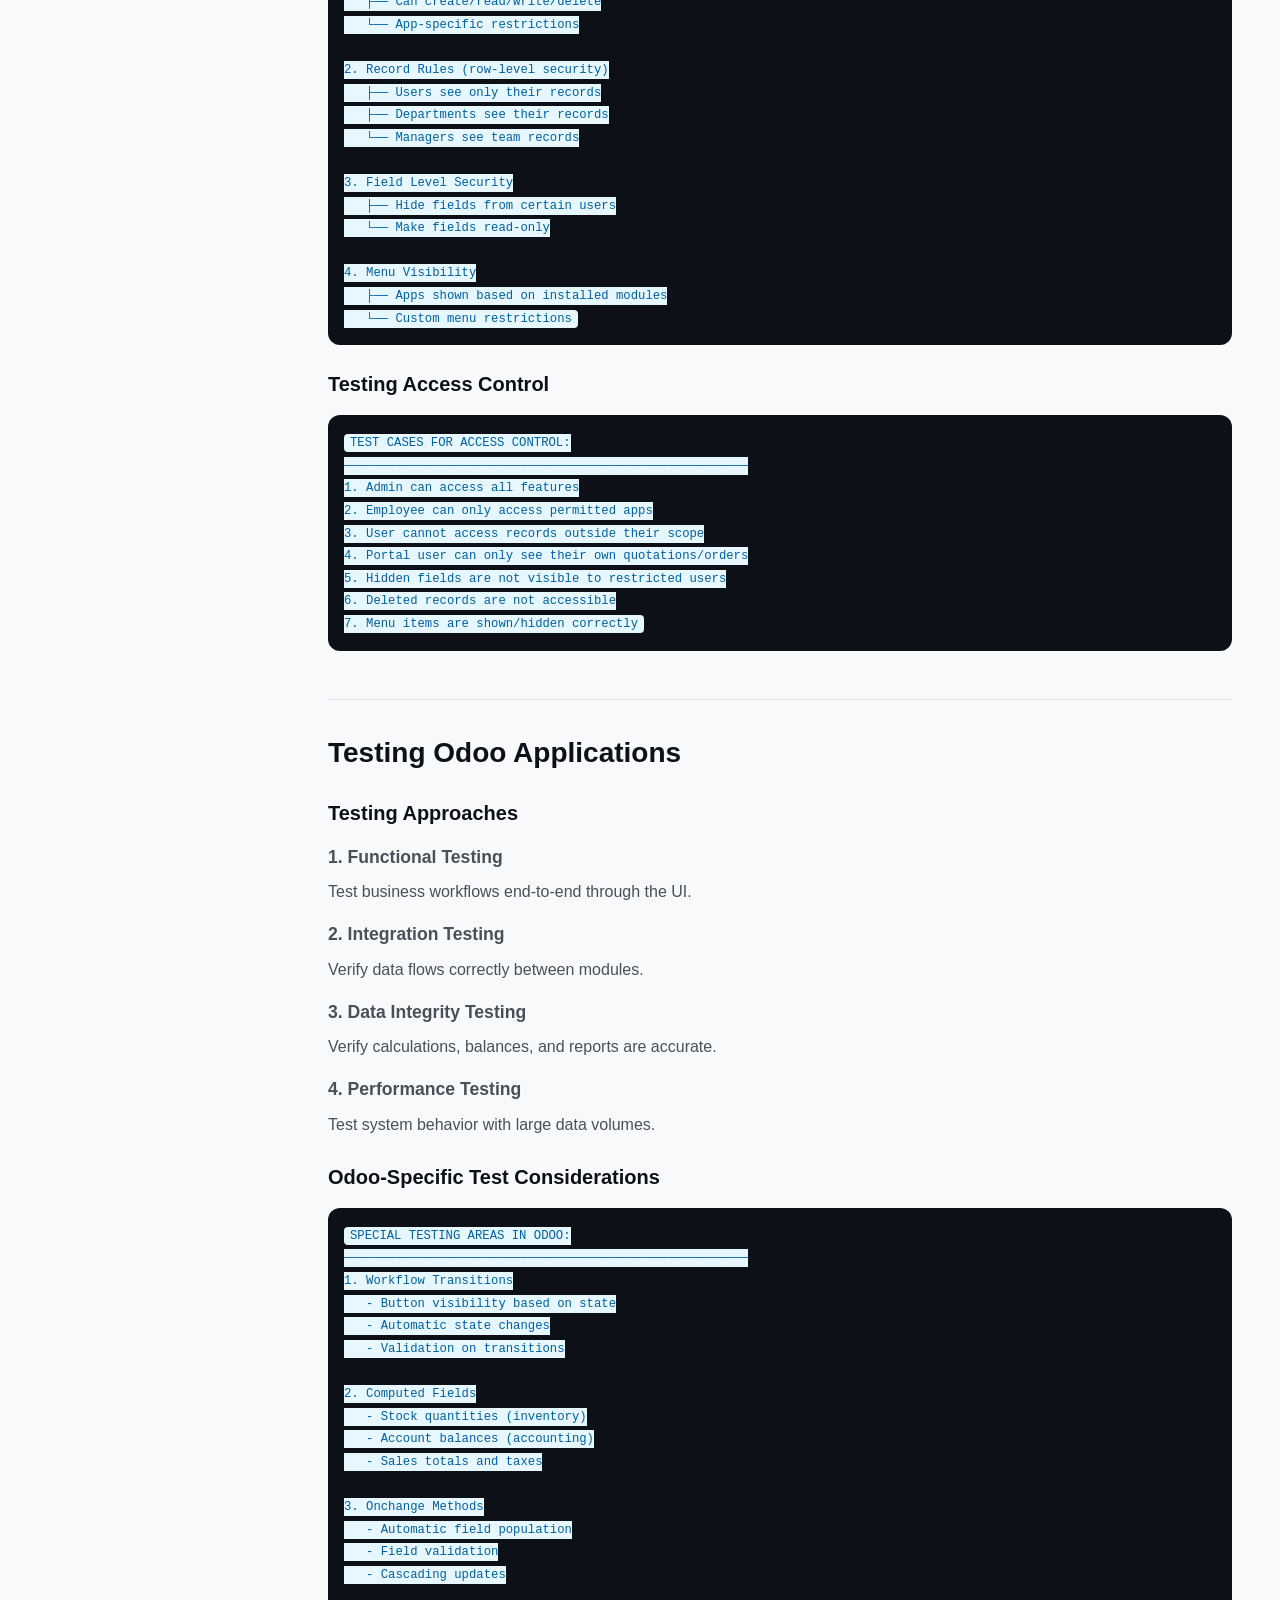
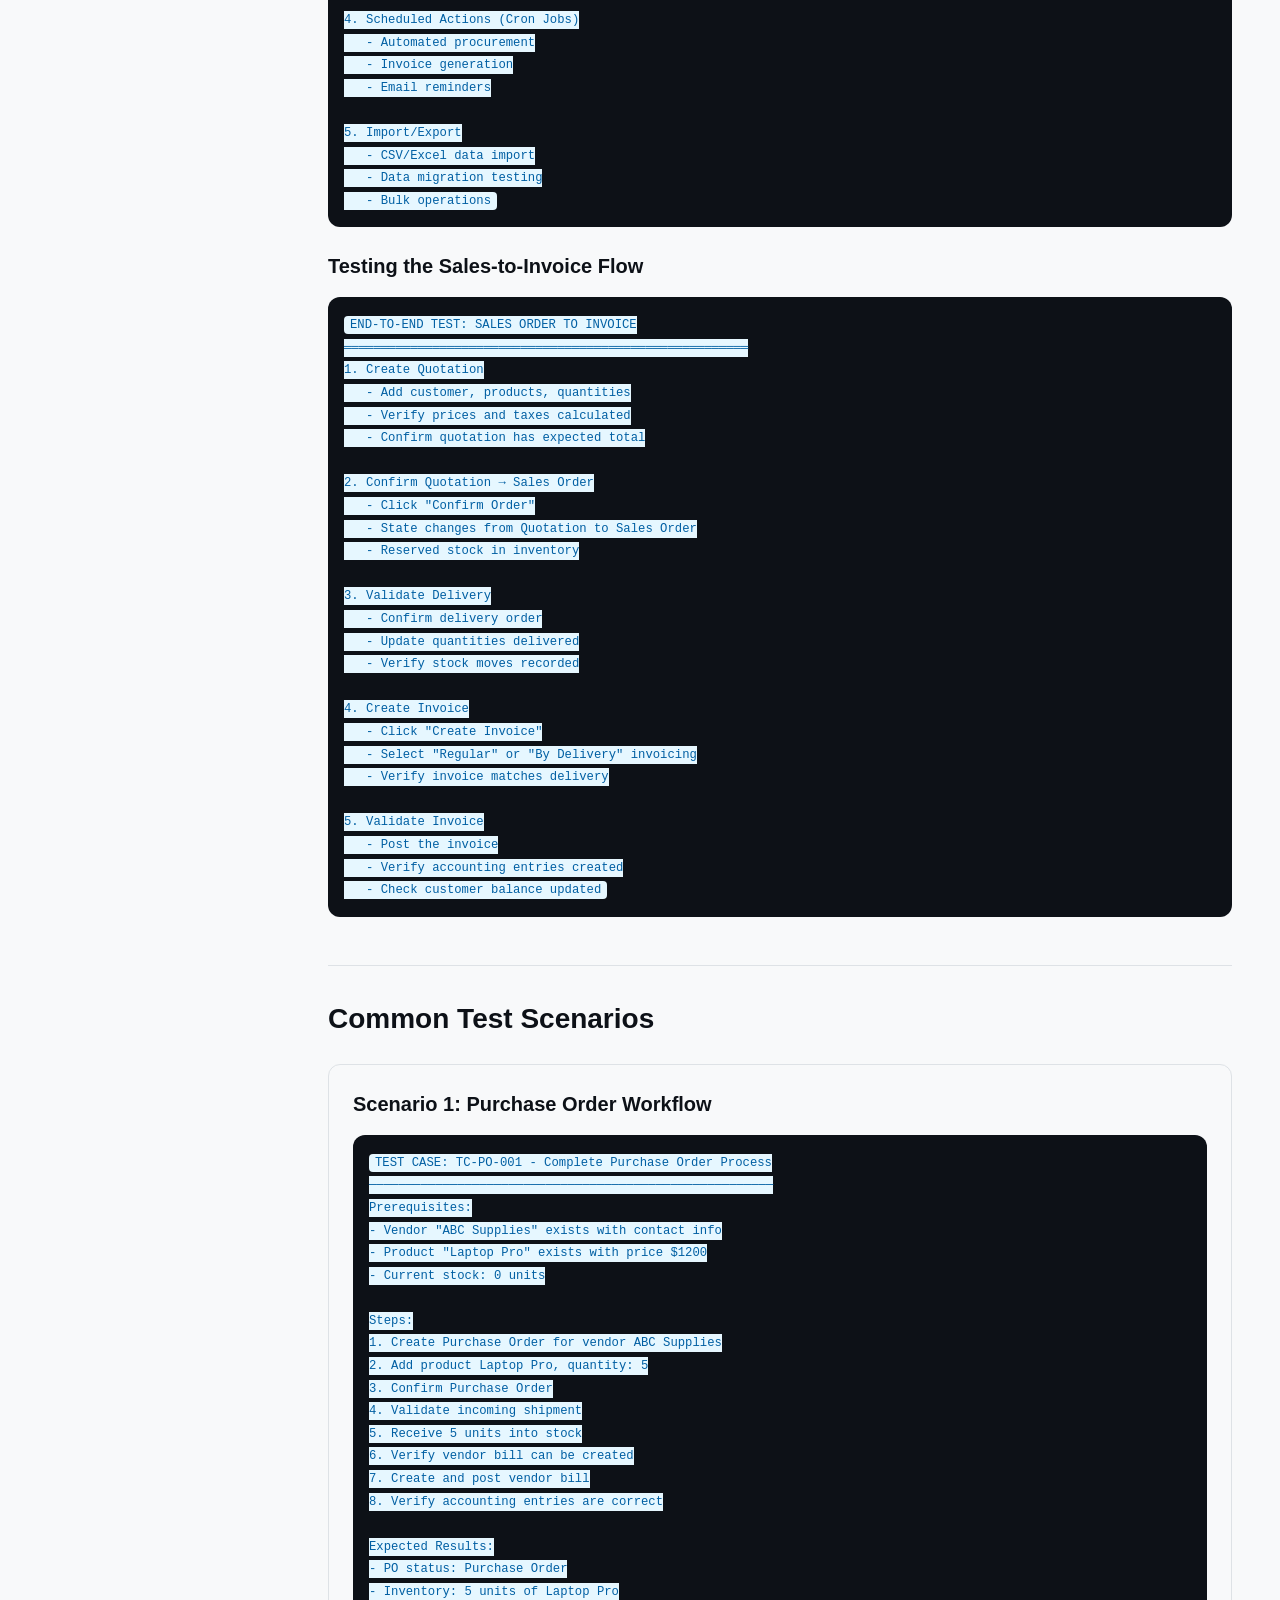
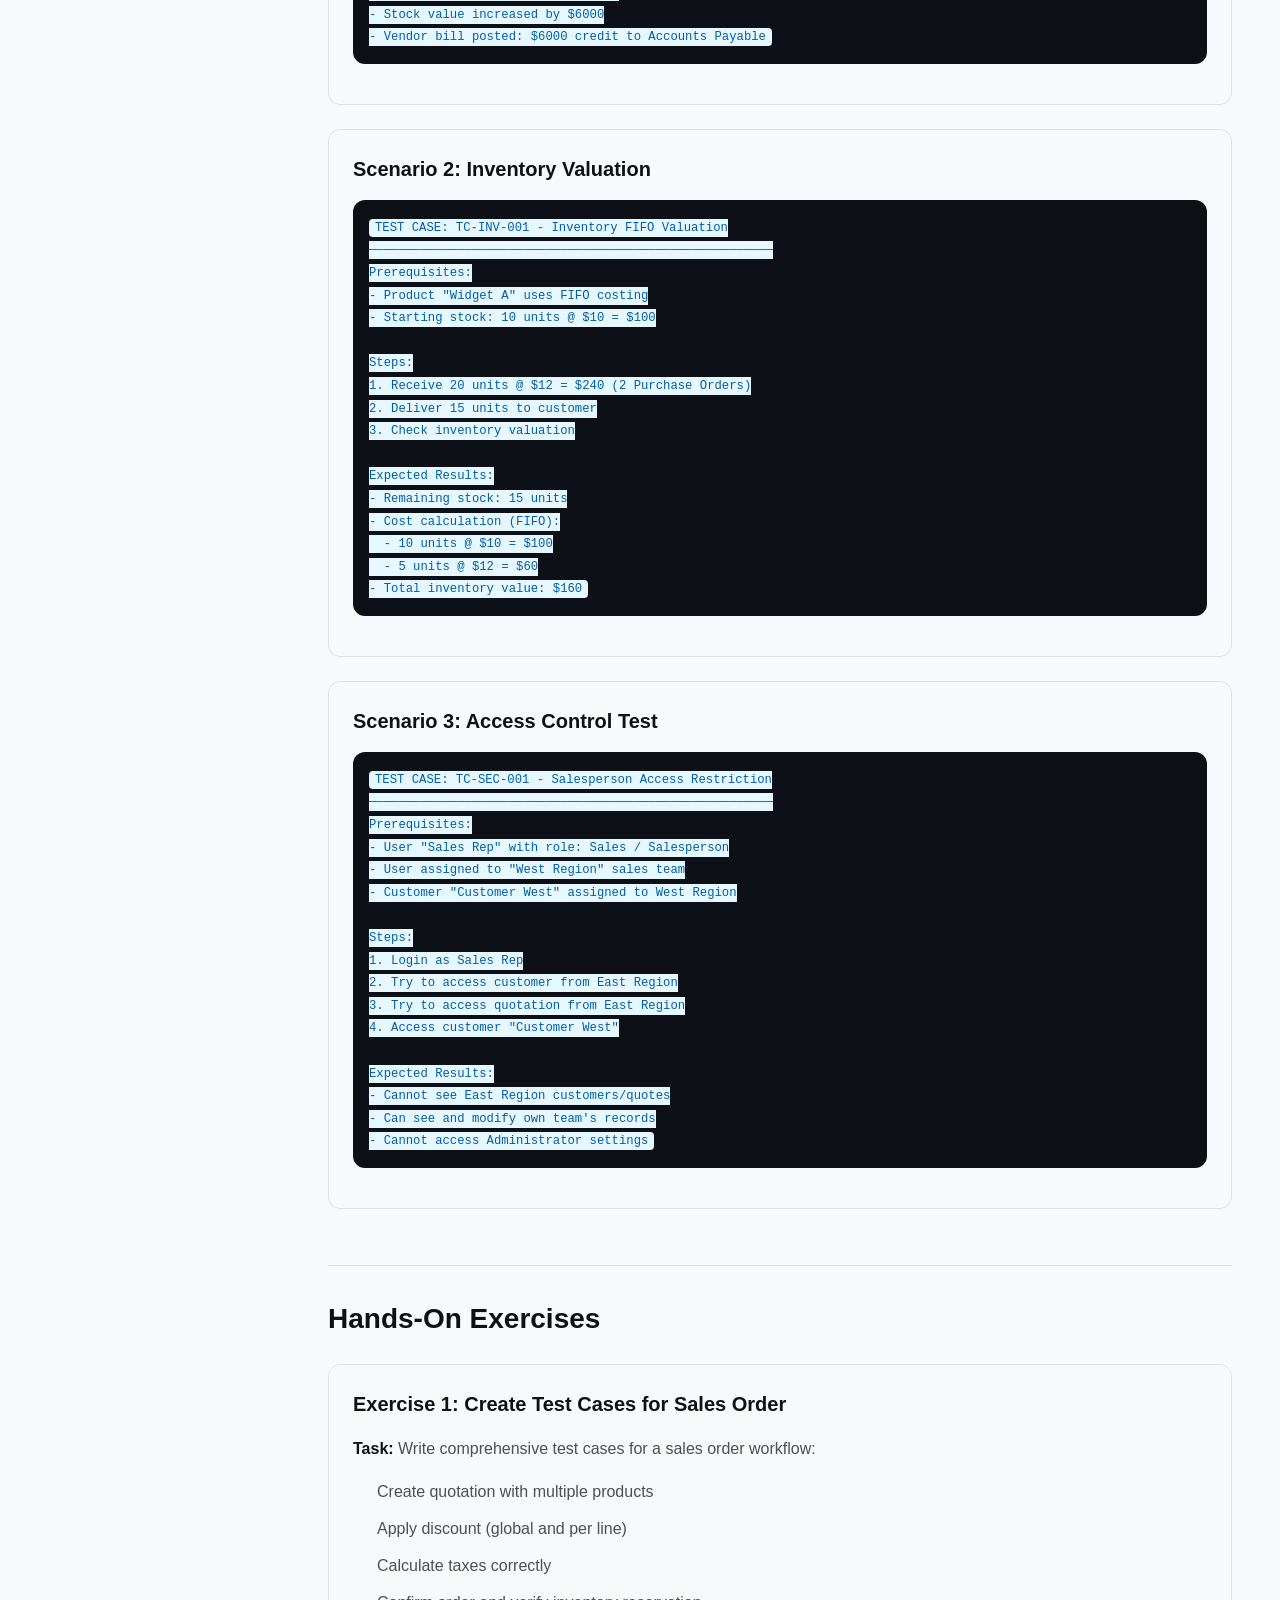
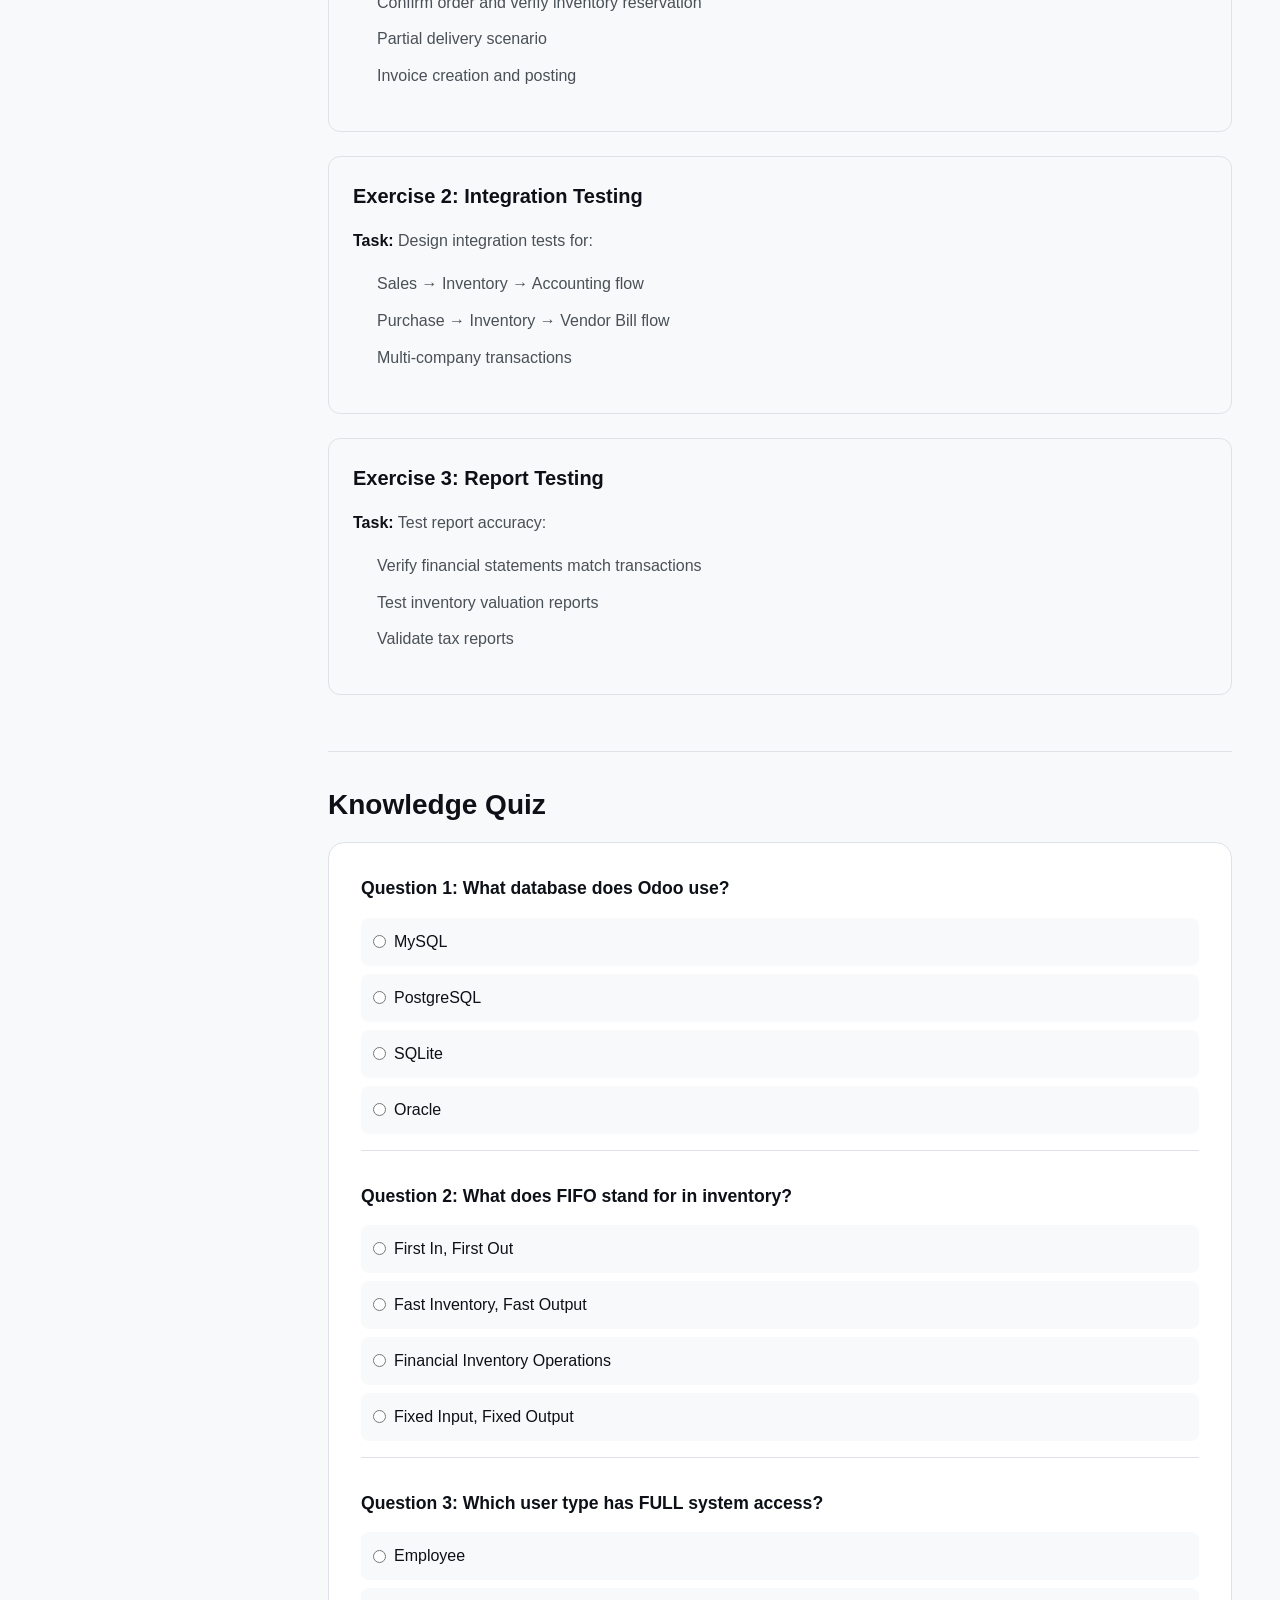
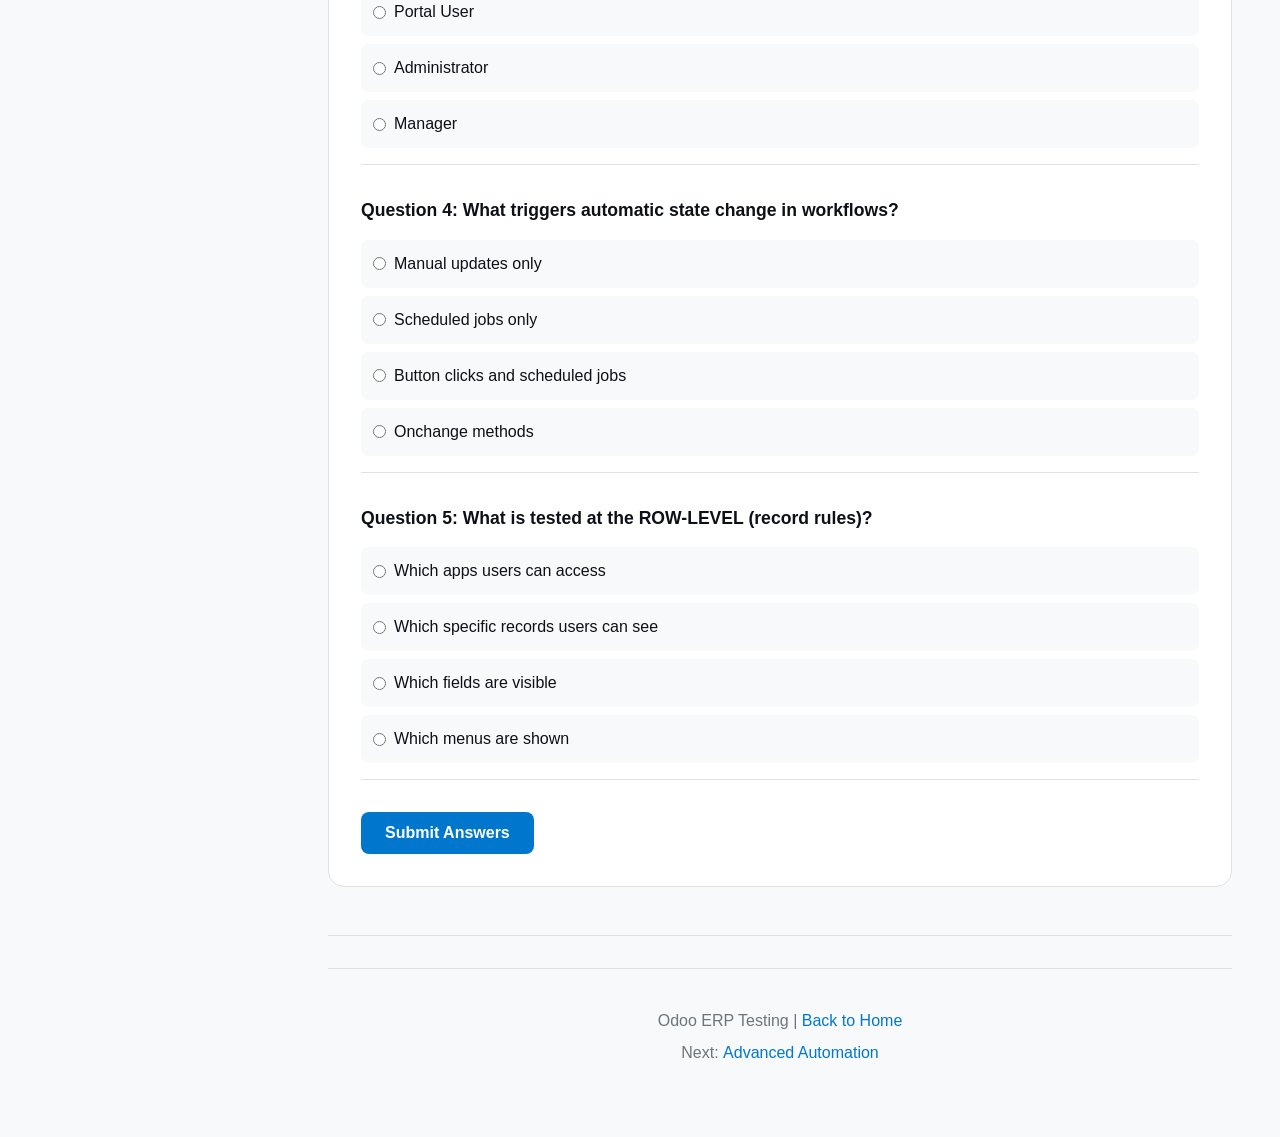
<file: modules/odoo.html>
<!DOCTYPE html>
<html lang="en">
<head>
    <meta charset="UTF-8">
    <meta name="viewport" content="width=device-width, initial-scale=1.0">
    <title>Odoo ERP Testing - Complete Guide</title>
    <link rel="stylesheet" href="../css/styles.css">
    <link rel="stylesheet" href="../css/modules.css">
    <link rel="stylesheet" href="https://cdnjs.cloudflare.com/ajax/libs/font-awesome/6.4.0/css/all.min.css">
</head>
<body class="module-page">
    <div class="app-container">
        <aside class="sidebar">
            <div class="sidebar-header">
                <h2><i class="fas fa-building"></i> Odoo ERP</h2>
            </div>
            <nav class="sidebar-nav">
                <a href="#intro" class="nav-item active">Introduction</a>
                <a href="#erp-basics" class="nav-item">ERP Basics</a>
                <a href="#odoo-overview" class="nav-item">Odoo Overview</a>
                <a href="#modules" class="nav-item">Modules/Apps</a>
                <a href="#users" class="nav-item">Users & Access</a>
                <a href="#testing" class="nav-item">Testing Odoo</a>
                <a href="#scenarios" class="nav-item">Test Scenarios</a>
                <a href="#exercises" class="nav-item">Exercises</a>
                <a href="#quiz" class="nav-item">Quiz</a>
                <a href="../index.html" class="nav-item" style="margin-top:1rem; border-top:1px solid var(--border-color); padding-top:1rem;">
                    <i class="fas fa-home"></i> Back to Home
                </a>
            </nav>
        </aside>

        <main class="content">
            <header class="content-header">
                <h1><i class="fas fa-building" style="color:#8e44ad"></i> Odoo ERP Testing</h1>
                <p>Master testing for Odoo ERP systems - concepts, workflows, and scenarios</p>
            </header>

            <section id="intro" class="module-section">
                <h2>Introduction to ERP Systems</h2>
                <p>Enterprise Resource Planning (ERP) systems integrate core business processes into a unified system. Odoo is one of the most popular open-source ERP platforms, used by businesses worldwide for managing operations.</p>

                <div class="info-box">
                    <h3>Why ERP Testing is Important</h3>
                    <ul>
                        <li><strong>Business Critical:</strong> ERP handles core business data and processes</li>
                        <li><strong>Data Integrity:</strong> Errors can corrupt financial, inventory, or customer data</li>
                        <li><strong>Integration:</strong> ERP connects multiple departments (sales, inventory, HR, accounting)</li>
                        <li><strong>Compliance:</strong> Must meet regulatory requirements (tax, accounting standards)</li>
                        <li><strong>Customization:</strong> Each implementation is customized, requiring thorough testing</li>
                    </ul>
                </div>

                <h3>Key ERP Modules (Odoo)</h3>
                <ul>
                    <li><strong>CRM:</strong> Customer relationship management, lead/opportunity tracking</li>
                    <li><strong>Sales:</strong> Quotation, sales orders, invoicing</li>
                    <li><strong>Purchase:</strong> Vendor management, purchase orders</li>
                    <li><strong>Inventory:</strong> Warehouse management, stock tracking</li>
                    <li><strong>Accounting:</strong> Financial transactions, reporting</li>
                    <li><strong>HR:</strong> Employee management, payroll</li>
                    <li><strong>Manufacturing:</strong> Production planning, BOMs</li>
                </ul>
            </section>

            <section id="erp-basics" class="module-section">
                <h2>ERP Fundamentals</h2>

                <h3>ERP Architecture</h3>
                <pre><code>┌─────────────────────────────────────────────────────────────┐
│                    ODOO ERP ARCHITECTURE                       │
├─────────────────────────────────────────────────────────────┤
│  ┌───────────┐  ┌───────────┐  ┌───────────┐  ┌───────────┐ │
│  │    CRM    │  │   Sales   │  │ Purchase  │  │Inventory  │ │
│  └─────┬─────┘  └─────┬─────┘  └─────┬─────┘  └─────┬─────┘ │
│        └──────────────┴──────────────┴──────────────┘        │
│                          │                                   │
│                    ┌─────┴─────┐                             │
│                    │  Database │                             │
│                    │  (PostgreSQL)│                          │
│                    └───────────┘                             │
└─────────────────────────────────────────────────────────────┘</code></pre>

                <h3>Business Workflows in ERP</h3>
                <pre><code>PROCUREMENT WORKFLOW:
Vendor → Purchase Order → Goods Receipt → Quality Check → Inventory

SALES WORKFLOW:
Lead → Opportunity → Quotation → Sales Order → Delivery → Invoice → Payment

INVENTORY WORKFLOW:
Receive → Store → Pick → Pack → Ship → Track

ACCOUNTING WORKFLOW:
Transaction → Journal Entry → Ledger → Financial Report → Audit</code></pre>

                <h3>ERP Testing Challenges</h3>
                <ul>
                    <li>Complex integrations between modules</li>
                    <li>Data dependency across modules</li>
                    <li>Custom field additions</li>
                    <li>Version upgrades affecting customization</li>
                    <li>Performance with large data volumes</li>
                    <li>Security and access control testing</li>
                </ul>
            </section>

            <section id="odoo-overview" class="module-section">
                <h2>Odoo Overview</h2>
                <p>Odoo is a suite of business management applications including CRM, e-commerce, billing, accounting, manufacturing, warehouse management, project management, and inventory management.</p>

                <h3>Odoo Versions</h3>
                <table class="data-table">
                    <thead>
                        <tr><th>Version</th><th>Status</th><th>Notes</th></tr>
                    </thead>
                    <tbody>
                        <tr><td>Odoo 17</td><td>Current (2023)</td><td>Latest stable release</td></tr>
                        <tr><td>Odoo 16</td><td>Previous</td><td>Still widely used</td></tr>
                        <tr><td>Odoo 15</td><td>Legacy</td><td>May still be in production</td></tr>
                        <tr><td>Odoo.sh</td><td>Cloud</td><td>Hosting platform</td></tr>
                    </tbody>
                </table>

                <h3>Odoo Architecture</h3>
                <pre><code>ODOO COMPONENTS:
├── PostgreSQL Database (data storage)
├── Python Application Server (business logic)
├── XML/CSV Definitions (UI, reports, workflows)
├── JavaScript Web Client (frontend)
└── Web Server (Nginx/Apache) - serves client

ODOO APP TYPES:
├── Core Apps (base, web, ir.*)
├── Official Apps (sale, purchase, inventory, account)
└── Custom Apps (industry-specific or client-specific)</code></pre>
            </section>

            <section id="modules" class="module-section">
                <h2>Odoo Modules/Apps</h2>

                <h3>Core Business Modules</h3>

                <h4>Sales App</h4>
                <ul>
                    <li>Quotations and Sales Orders</li>
                    <li>Customer pricing and discounts</li>
                    <li>Automatic invoice generation</li>
                    <li>Sales team and pipeline management</li>
                </ul>

                <h4>Purchase App</h4>
                <ul>
                    <li>Vendor management</li>
                    <li>Purchase orders and tenders</li>
                    <li>Automatic procurement</li>
                    <li>Vendor pricing and contracts</li>
                </ul>

                <h4>Inventory App</h4>
                <ul>
                    <li>Warehouse management</li>
                    <li>Stock transfers and locations</li>
                    <li>Lot/Serial number tracking</li>
                    <li>Reordering rules and automated procurement</li>
                </ul>

                <h4>Accounting App</h4>
                <ul>
                    <li>Chart of accounts</li>
                    <li>Journal entries</li>
                    <li>Invoicing (customer and vendor)</li>
                    <li>Tax management and reporting</li>
                    <li>Financial statements</li>
                </ul>

                <h3>Module Dependencies</h3>
                <pre><code>Example Dependencies:
sales → account (invoicing)
inventory → stock (warehouse)
purchase → inventory (receipts)
project → hr (timesheets)

Installation Order Matters:
1. Base system apps
2. Core business apps (sales, purchase, inventory)
3. Integration apps
4. Industry-specific apps
5. Custom apps</code></pre>
            </section>

            <section id="users" class="module-section">
                <h2>Users & Access Control</h2>

                <h3>User Types in Odoo</h3>
                <table class="data-table">
                    <thead>
                        <tr><th>User Type</th><th>Access</th></tr>
                    </thead>
                    <tbody>
                        <tr><td><strong>Administrator</strong></td><td>Full system access, settings, technical menu</td></tr>
                        <tr><td><strong>Employee</strong></td><td>Basic access based on app permissions</td></tr>
                        <tr><td><strong>Portal User</strong></td><td>Limited external access (customers, vendors)</td></tr>
                        <tr><td><strong>Public User</strong></td><td>Website-only access</td></tr>
                    </tbody>
                </table>

                <h3>Access Control Levels</h3>
                <pre><code>ACCESS CONTROL HIERARCHY:
1. Global Permissions (user type based)
   ├── Can create/read/write/delete
   └── App-specific restrictions

2. Record Rules (row-level security)
   ├── Users see only their records
   ├── Departments see their records
   └── Managers see team records

3. Field Level Security
   ├── Hide fields from certain users
   └── Make fields read-only

4. Menu Visibility
   ├── Apps shown based on installed modules
   └── Custom menu restrictions</code></pre>

                <h3>Testing Access Control</h3>
                <pre><code>TEST CASES FOR ACCESS CONTROL:
───────────────────────────────────────────────────────
1. Admin can access all features
2. Employee can only access permitted apps
3. User cannot access records outside their scope
4. Portal user can only see their own quotations/orders
5. Hidden fields are not visible to restricted users
6. Deleted records are not accessible
7. Menu items are shown/hidden correctly</code></pre>
            </section>

            <section id="testing" class="module-section">
                <h2>Testing Odoo Applications</h2>

                <h3>Testing Approaches</h3>

                <h4>1. Functional Testing</h4>
                <p>Test business workflows end-to-end through the UI.</p>

                <h4>2. Integration Testing</h4>
                <p>Verify data flows correctly between modules.</p>

                <h4>3. Data Integrity Testing</h4>
                <p>Verify calculations, balances, and reports are accurate.</p>

                <h4>4. Performance Testing</h4>
                <p>Test system behavior with large data volumes.</p>

                <h3>Odoo-Specific Test Considerations</h3>
                <pre><code>SPECIAL TESTING AREAS IN ODOO:
───────────────────────────────────────────────────────
1. Workflow Transitions
   - Button visibility based on state
   - Automatic state changes
   - Validation on transitions

2. Computed Fields
   - Stock quantities (inventory)
   - Account balances (accounting)
   - Sales totals and taxes

3. Onchange Methods
   - Automatic field population
   - Field validation
   - Cascading updates

4. Scheduled Actions (Cron Jobs)
   - Automated procurement
   - Invoice generation
   - Email reminders

5. Import/Export
   - CSV/Excel data import
   - Data migration testing
   - Bulk operations</code></pre>

                <h3>Testing the Sales-to-Invoice Flow</h3>
                <pre><code>END-TO-END TEST: SALES ORDER TO INVOICE
═══════════════════════════════════════════════════════
1. Create Quotation
   - Add customer, products, quantities
   - Verify prices and taxes calculated
   - Confirm quotation has expected total

2. Confirm Quotation → Sales Order
   - Click "Confirm Order"
   - State changes from Quotation to Sales Order
   - Reserved stock in inventory

3. Validate Delivery
   - Confirm delivery order
   - Update quantities delivered
   - Verify stock moves recorded

4. Create Invoice
   - Click "Create Invoice"
   - Select "Regular" or "By Delivery" invoicing
   - Verify invoice matches delivery

5. Validate Invoice
   - Post the invoice
   - Verify accounting entries created
   - Check customer balance updated</code></pre>
            </section>

            <section id="scenarios" class="module-section">
                <h2>Common Test Scenarios</h2>

                <div class="exercise">
                    <h3>Scenario 1: Purchase Order Workflow</h3>
                    <pre><code>TEST CASE: TC-PO-001 - Complete Purchase Order Process
───────────────────────────────────────────────────────
Prerequisites:
- Vendor "ABC Supplies" exists with contact info
- Product "Laptop Pro" exists with price $1200
- Current stock: 0 units

Steps:
1. Create Purchase Order for vendor ABC Supplies
2. Add product Laptop Pro, quantity: 5
3. Confirm Purchase Order
4. Validate incoming shipment
5. Receive 5 units into stock
6. Verify vendor bill can be created
7. Create and post vendor bill
8. Verify accounting entries are correct

Expected Results:
- PO status: Purchase Order
- Inventory: 5 units of Laptop Pro
- Stock value increased by $6000
- Vendor bill posted: $6000 credit to Accounts Payable</code></pre>
                </div>

                <div class="exercise">
                    <h3>Scenario 2: Inventory Valuation</h3>
                    <pre><code>TEST CASE: TC-INV-001 - Inventory FIFO Valuation
───────────────────────────────────────────────────────
Prerequisites:
- Product "Widget A" uses FIFO costing
- Starting stock: 10 units @ $10 = $100

Steps:
1. Receive 20 units @ $12 = $240 (2 Purchase Orders)
2. Deliver 15 units to customer
3. Check inventory valuation

Expected Results:
- Remaining stock: 15 units
- Cost calculation (FIFO):
  - 10 units @ $10 = $100
  - 5 units @ $12 = $60
- Total inventory value: $160</code></pre>
                </div>

                <div class="exercise">
                    <h3>Scenario 3: Access Control Test</h3>
                    <pre><code>TEST CASE: TC-SEC-001 - Salesperson Access Restriction
───────────────────────────────────────────────────────
Prerequisites:
- User "Sales Rep" with role: Sales / Salesperson
- User assigned to "West Region" sales team
- Customer "Customer West" assigned to West Region

Steps:
1. Login as Sales Rep
2. Try to access customer from East Region
3. Try to access quotation from East Region
4. Access customer "Customer West"

Expected Results:
- Cannot see East Region customers/quotes
- Can see and modify own team's records
- Cannot access Administrator settings</code></pre>
                </div>
            </section>

            <section id="exercises" class="module-section">
                <h2>Hands-On Exercises</h2>

                <div class="exercise">
                    <h3>Exercise 1: Create Test Cases for Sales Order</h3>
                    <p><strong>Task:</strong> Write comprehensive test cases for a sales order workflow:</p>
                    <ul>
                        <li>Create quotation with multiple products</li>
                        <li>Apply discount (global and per line)</li>
                        <li>Calculate taxes correctly</li>
                        <li>Confirm order and verify inventory reservation</li>
                        <li>Partial delivery scenario</li>
                        <li>Invoice creation and posting</li>
                    </ul>
                </div>

                <div class="exercise">
                    <h3>Exercise 2: Integration Testing</h3>
                    <p><strong>Task:</strong> Design integration tests for:</p>
                    <ul>
                        <li>Sales → Inventory → Accounting flow</li>
                        <li>Purchase → Inventory → Vendor Bill flow</li>
                        <li>Multi-company transactions</li>
                    </ul>
                </div>

                <div class="exercise">
                    <h3>Exercise 3: Report Testing</h3>
                    <p><strong>Task:</strong> Test report accuracy:</p>
                    <ul>
                        <li>Verify financial statements match transactions</li>
                        <li>Test inventory valuation reports</li>
                        <li>Validate tax reports</li>
                    </ul>
                </div>
            </section>

            <section id="quiz" class="module-section">
                <h2>Knowledge Quiz</h2>
                
                <div class="quiz-container">
                    <div class="quiz-question" data-correct="b">
                        <h4>Question 1: What database does Odoo use?</h4>
                        <div class="quiz-options">
                            <label><input type="radio" name="q1" value="a"> MySQL</label>
                            <label><input type="radio" name="q1" value="b"> PostgreSQL</label>
                            <label><input type="radio" name="q1" value="c"> SQLite</label>
                            <label><input type="radio" name="q1" value="d"> Oracle</label>
                        </div>
                    </div>

                    <div class="quiz-question" data-correct="a">
                        <h4>Question 2: What does FIFO stand for in inventory?</h4>
                        <div class="quiz-options">
                            <label><input type="radio" name="q2" value="a"> First In, First Out</label>
                            <label><input type="radio" name="q2" value="b"> Fast Inventory, Fast Output</label>
                            <label><input type="radio" name="q2" value="c"> Financial Inventory Operations</label>
                            <label><input type="radio" name="q2" value="d"> Fixed Input, Fixed Output</label>
                        </div>
                    </div>

                    <div class="quiz-question" data-correct="c">
                        <h4>Question 3: Which user type has FULL system access?</h4>
                        <div class="quiz-options">
                            <label><input type="radio" name="q3" value="a"> Employee</label>
                            <label><input type="radio" name="q3" value="b"> Portal User</label>
                            <label><input type="radio" name="q3" value="c"> Administrator</label>
                            <label><input type="radio" name="q3" value="d"> Manager</label>
                        </div>
                    </div>

                    <div class="quiz-question" data-correct="d">
                        <h4>Question 4: What triggers automatic state change in workflows?</h4>
                        <div class="quiz-options">
                            <label><input type="radio" name="q4" value="a"> Manual updates only</label>
                            <label><input type="radio" name="q4" value="b"> Scheduled jobs only</label>
                            <label><input type="radio" name="q4" value="c"> Button clicks and scheduled jobs</label>
                            <label><input type="radio" name="q4" value="d"> Onchange methods</label>
                        </div>
                    </div>

                    <div class="quiz-question" data-correct="b">
                        <h4>Question 5: What is tested at the ROW-LEVEL (record rules)?</h4>
                        <div class="quiz-options">
                            <label><input type="radio" name="q5" value="a"> Which apps users can access</label>
                            <label><input type="radio" name="q5" value="b"> Which specific records users can see</label>
                            <label><input type="radio" name="q5" value="c"> Which fields are visible</label>
                            <label><input type="radio" name="q5" value="d"> Which menus are shown</label>
                        </div>
                    </div>

                    <button class="btn-primary" onclick="checkQuiz()">Submit Answers</button>
                    <div id="quiz-results" class="quiz-results"></div>
                </div>
            </section>

            <footer class="content-footer">
                <p>Odoo ERP Testing | <a href="../index.html">Back to Home</a></p>
                <p>Next: <a href="automation-advanced.html">Advanced Automation</a></p>
            </footer>
        </main>
    </div>

    <script src="../js/app.js"></script>
    <script>
        function checkQuiz() {
            const questions = document.querySelectorAll('.quiz-question');
            let correct = 0;
            questions.forEach((q, index) => {
                const selected = q.querySelector('input[name="q' + (index + 1) + '"]:checked');
                const options = q.querySelectorAll('.quiz-options label');
                options.forEach(opt => opt.classList.remove('correct', 'incorrect'));
                if (selected) {
                    const parentLabel = selected.closest('label');
                    if (selected.value === q.dataset.correct) {
                        correct++;
                        parentLabel.classList.add('correct');
                    } else {
                        parentLabel.classList.add('incorrect');
                        q.querySelector('input[value="' + q.dataset.correct + '"]').closest('label').classList.add('correct');
                    }
                } else {
                    q.querySelector('input[value="' + q.dataset.correct + '"]').closest('label').classList.add('correct');
                }
            });
            const percentage = Math.round((correct / questions.length) * 100);
            document.getElementById('quiz-results').innerHTML = `<h4>Results: ${correct}/${questions.length} (${percentage}%)</h4><p>${percentage >= 80 ? 'Excellent!' : percentage >= 60 ? 'Good job!' : 'Keep learning!'}</p>`;
            document.getElementById('quiz-results').style.display = 'block';
        }
    </script>
</body>
</html>
</file>
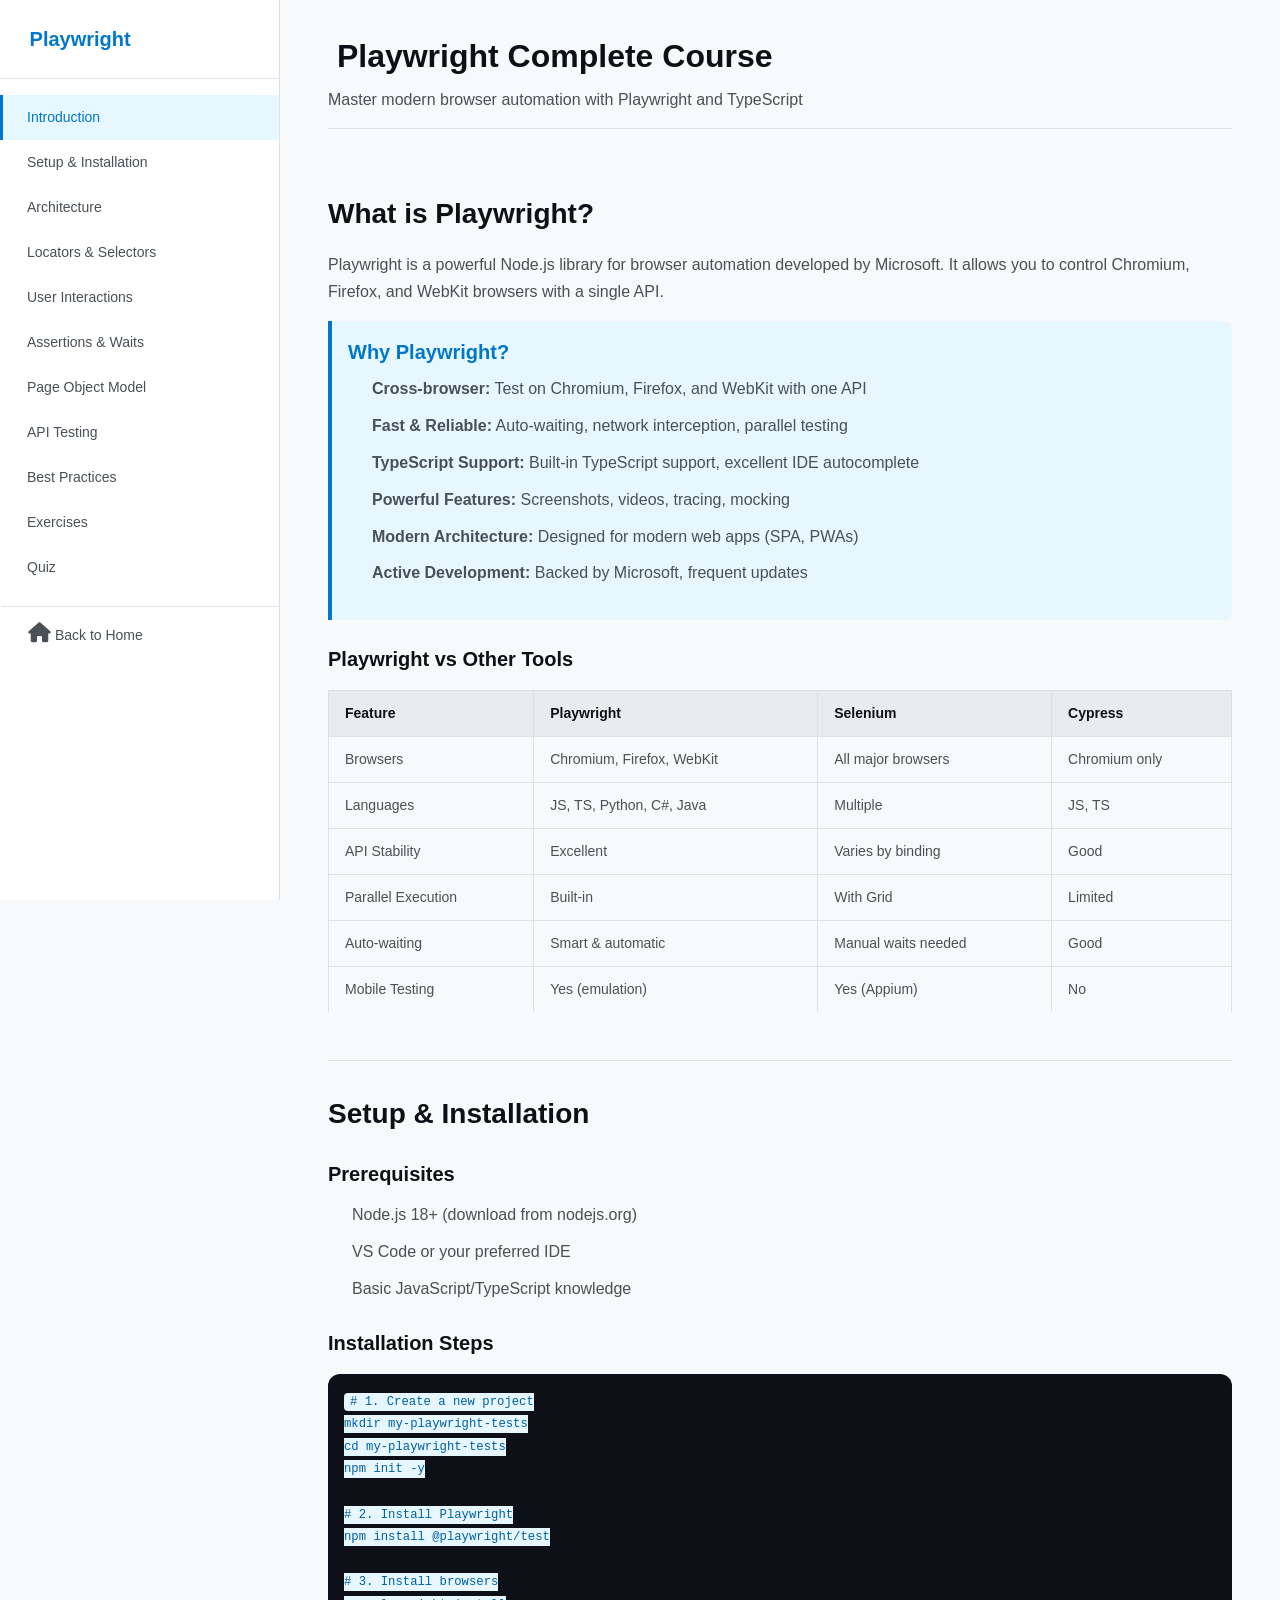
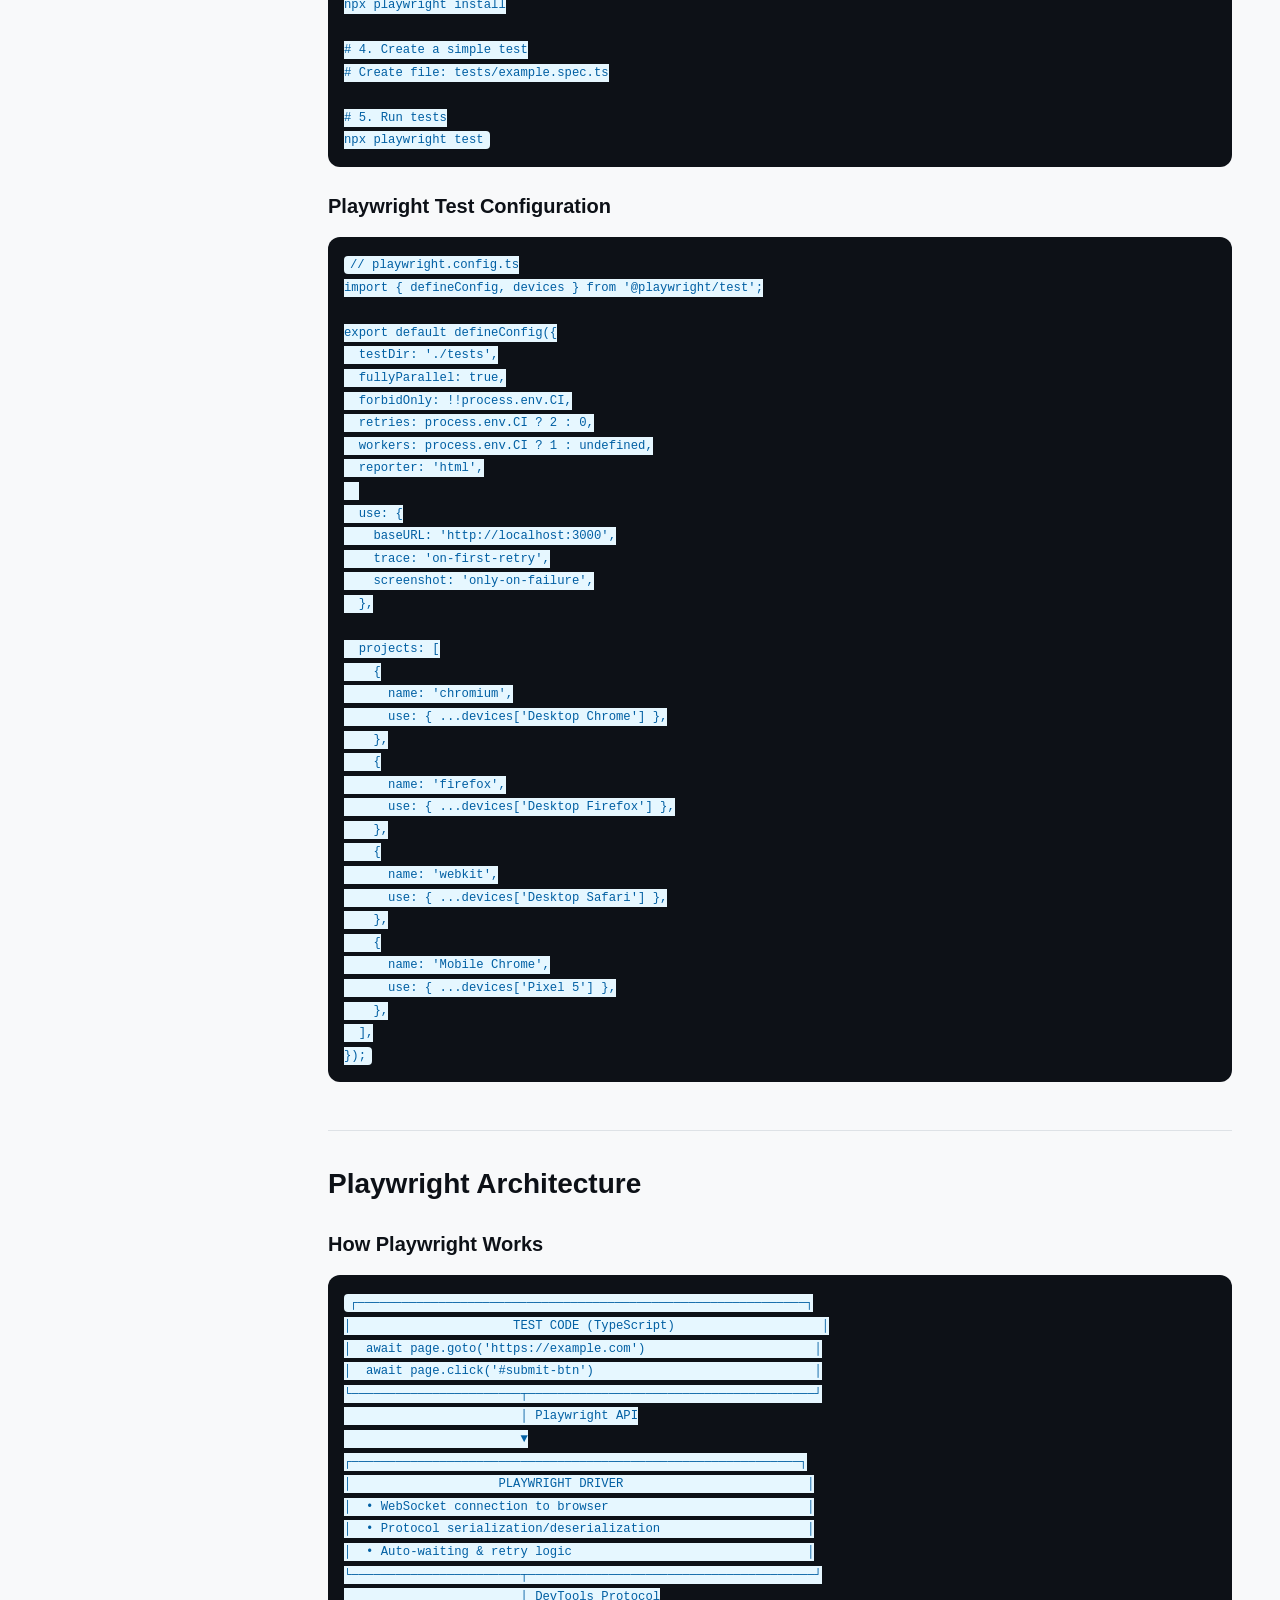
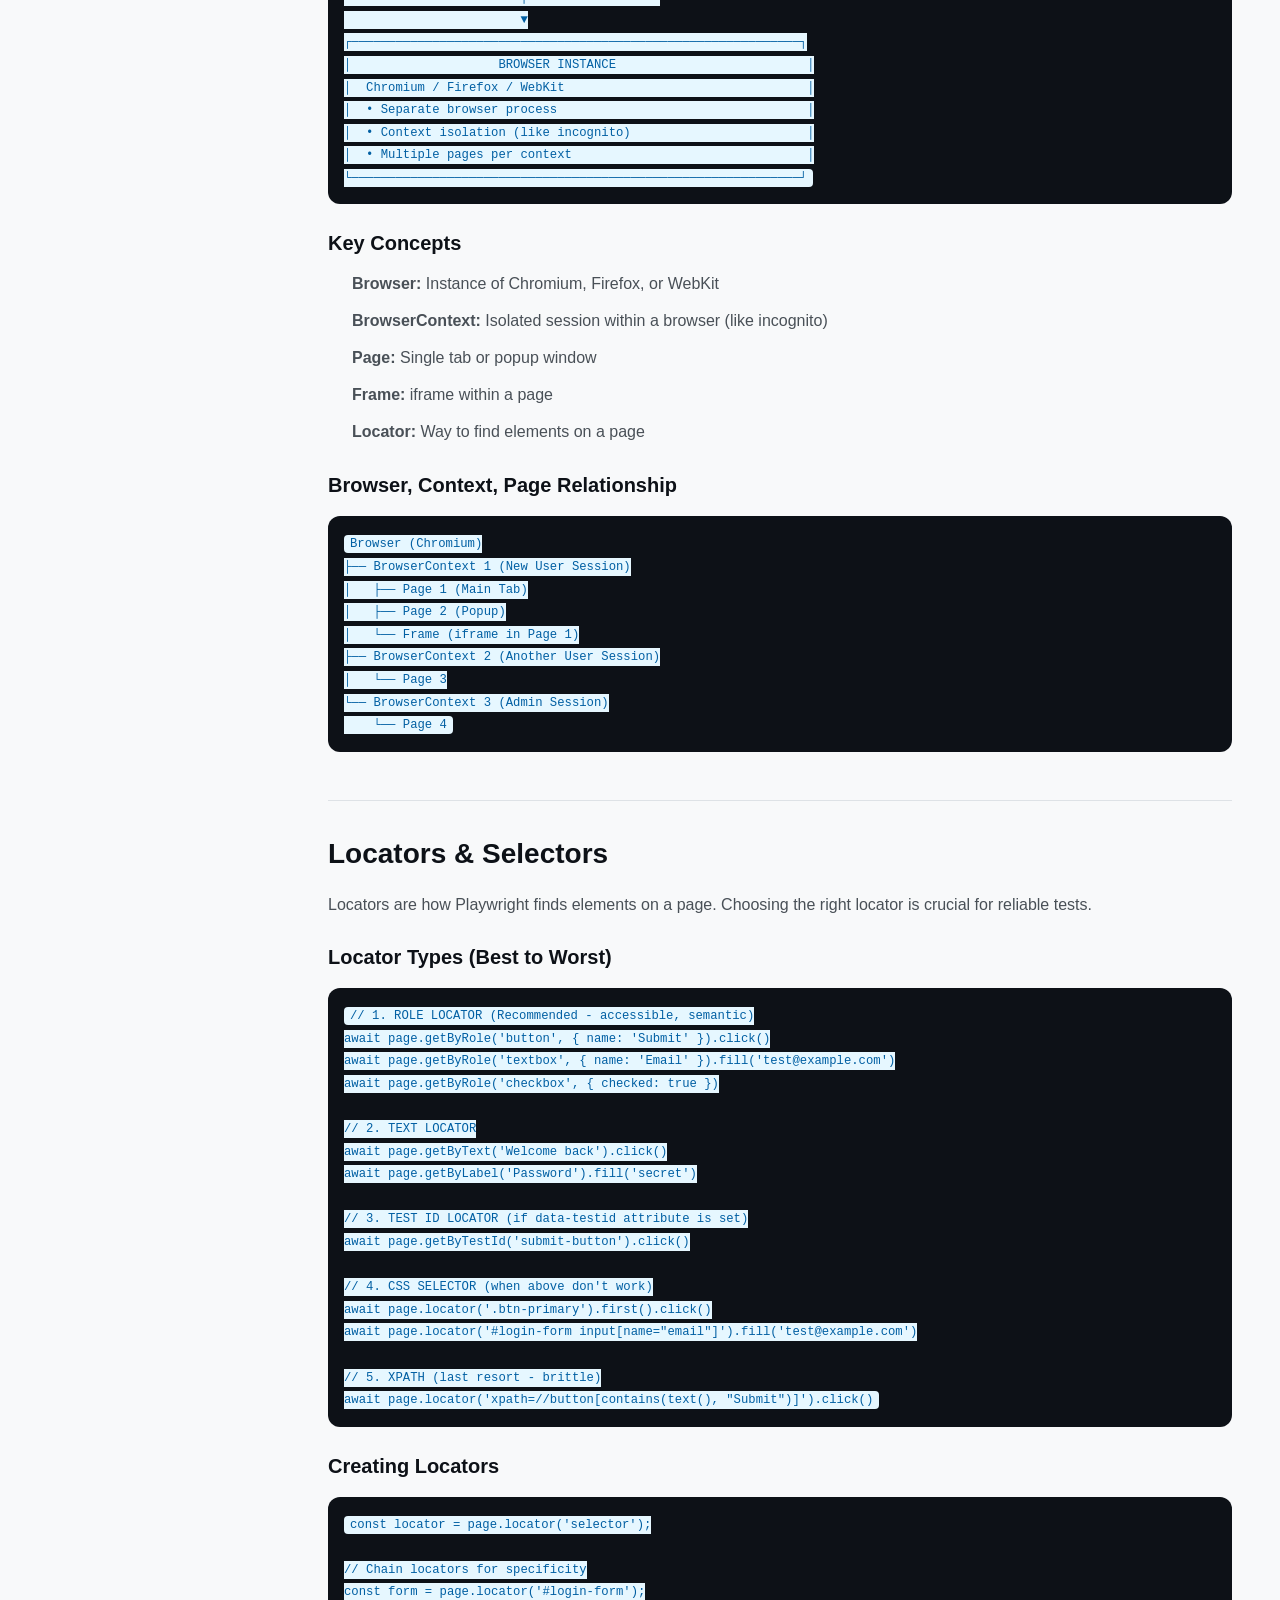
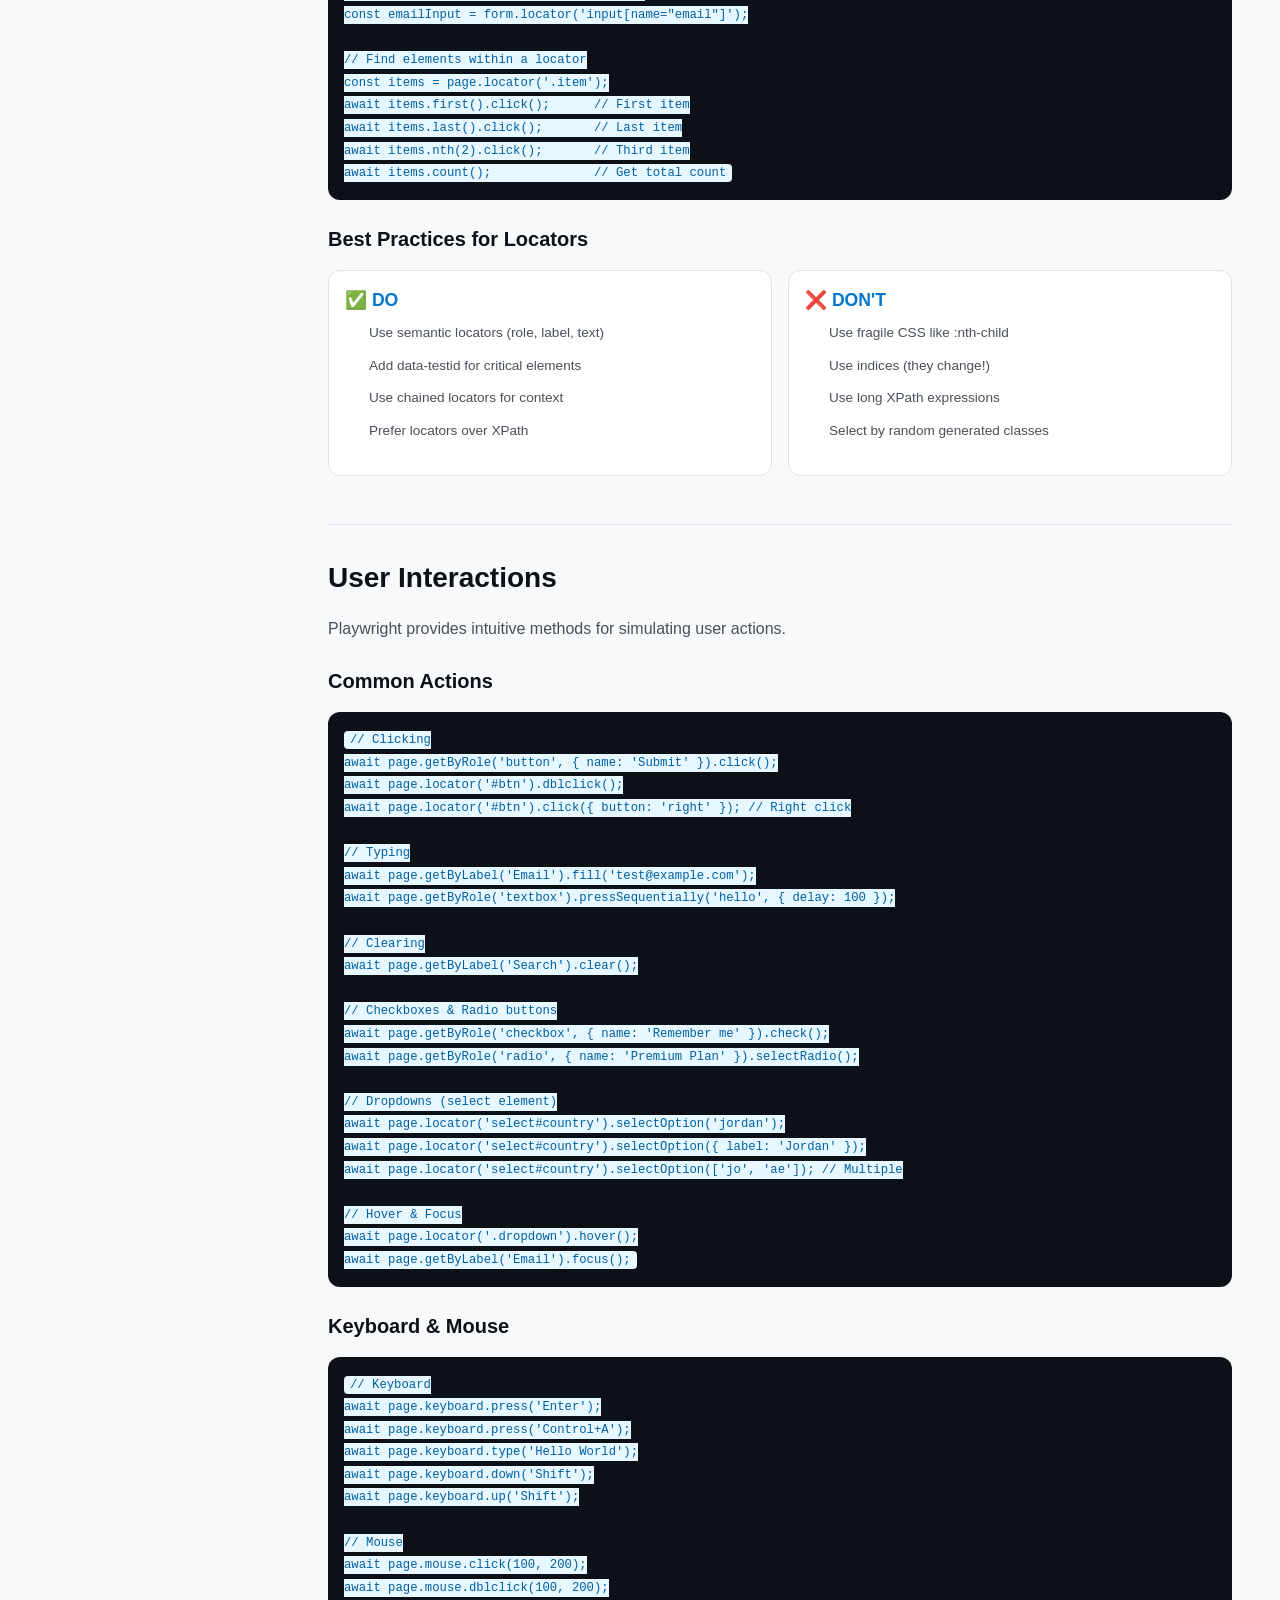
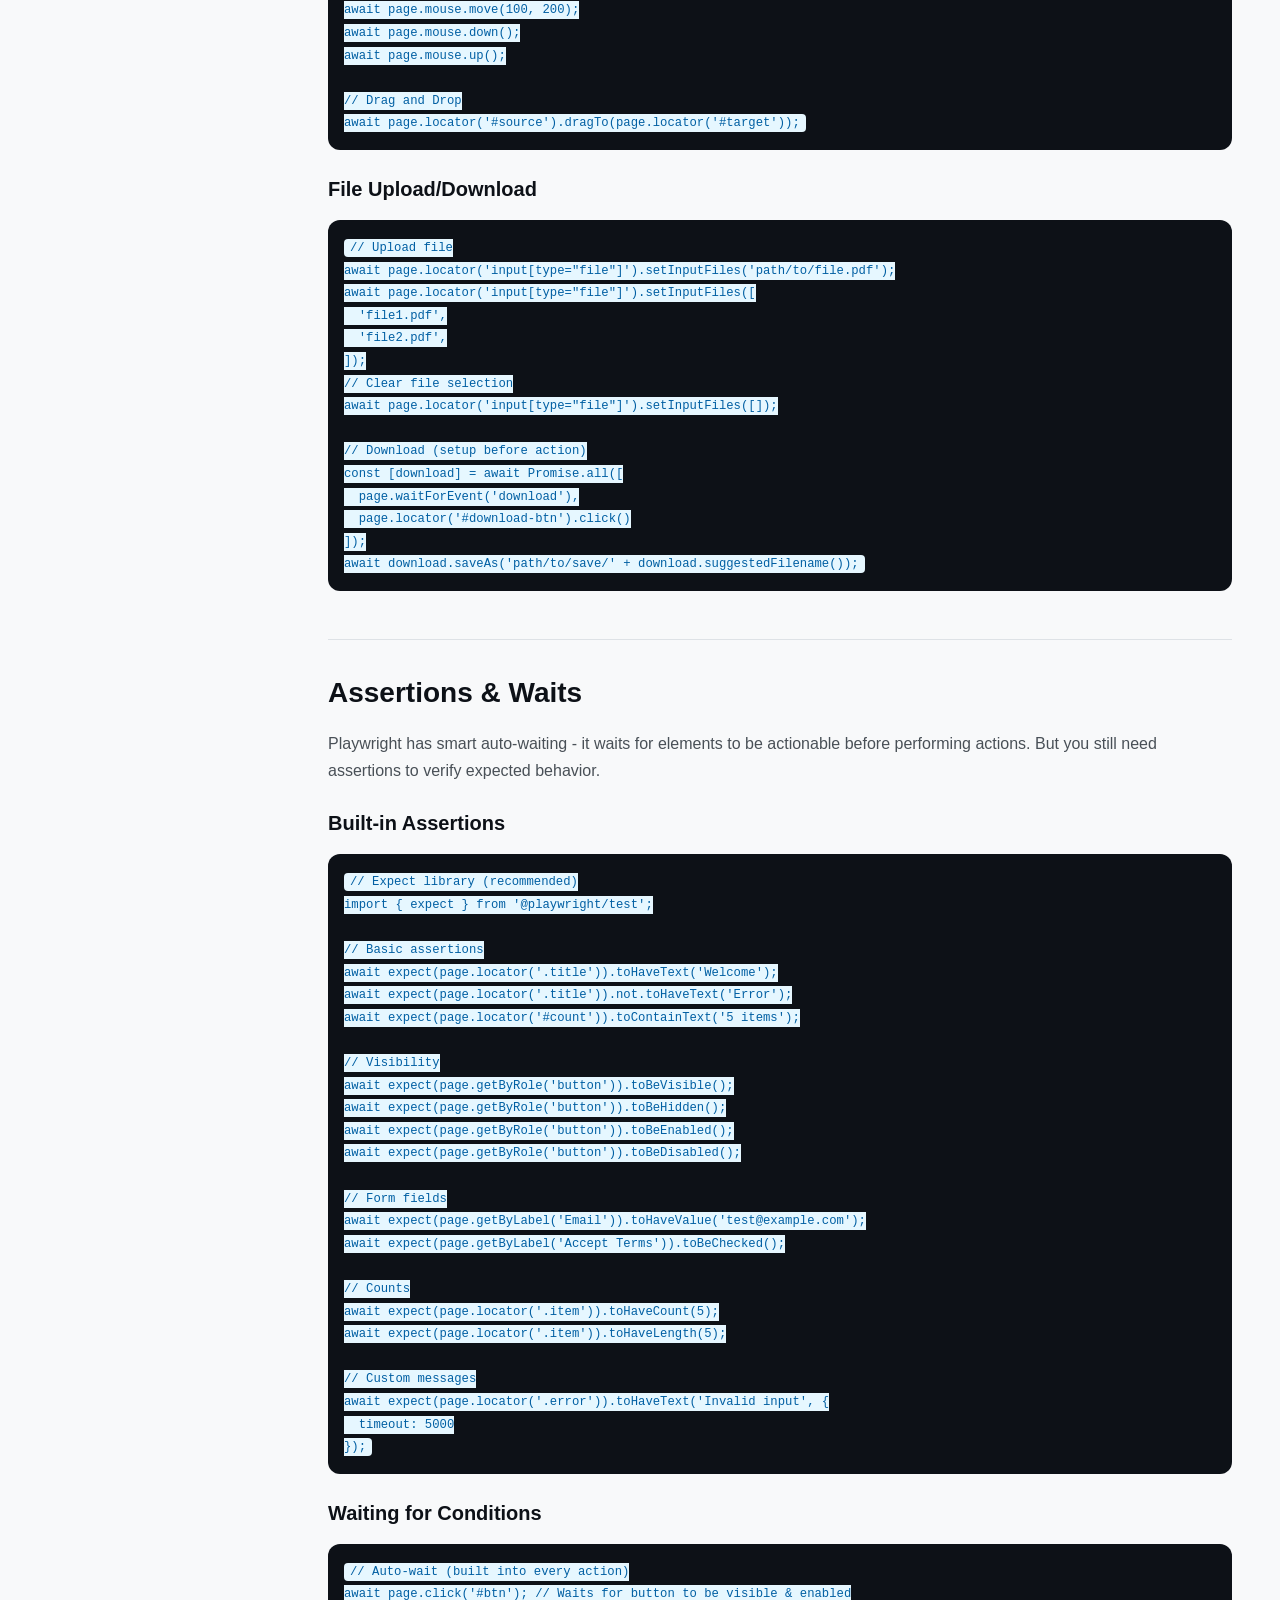
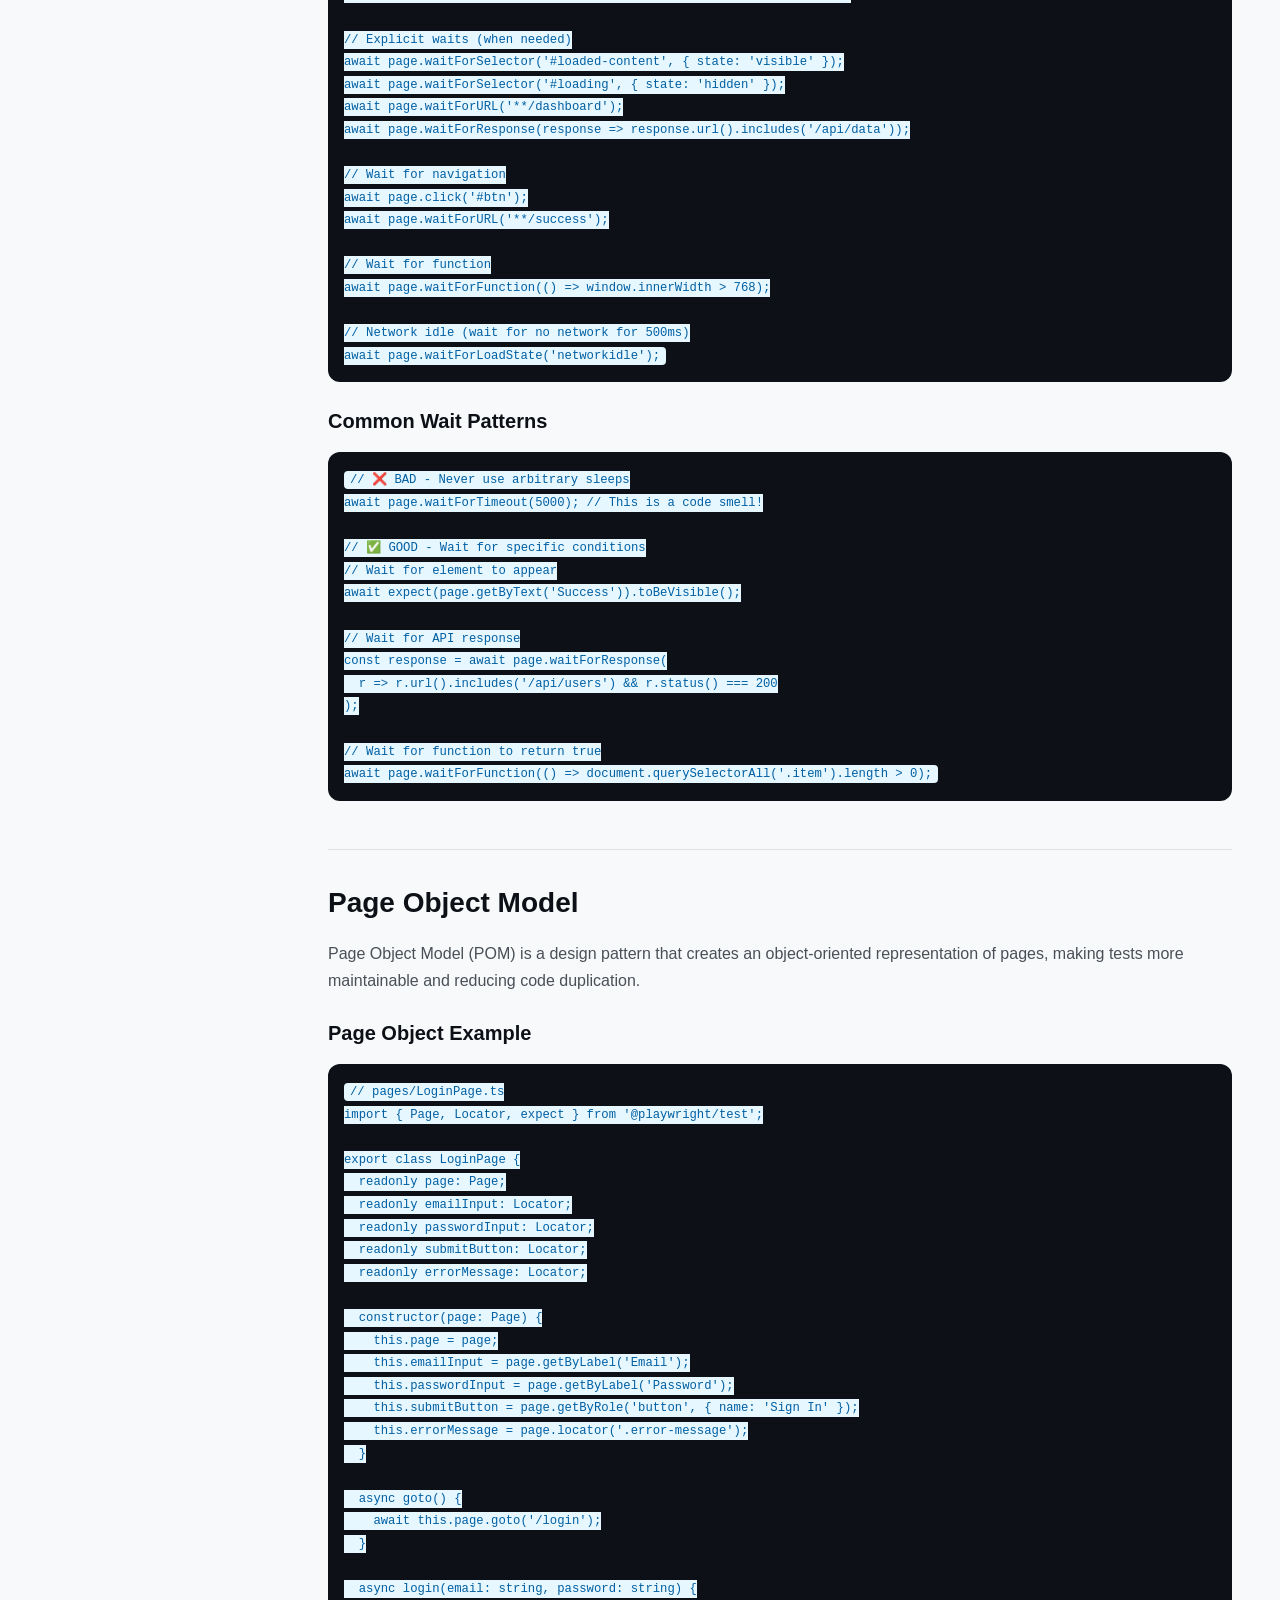
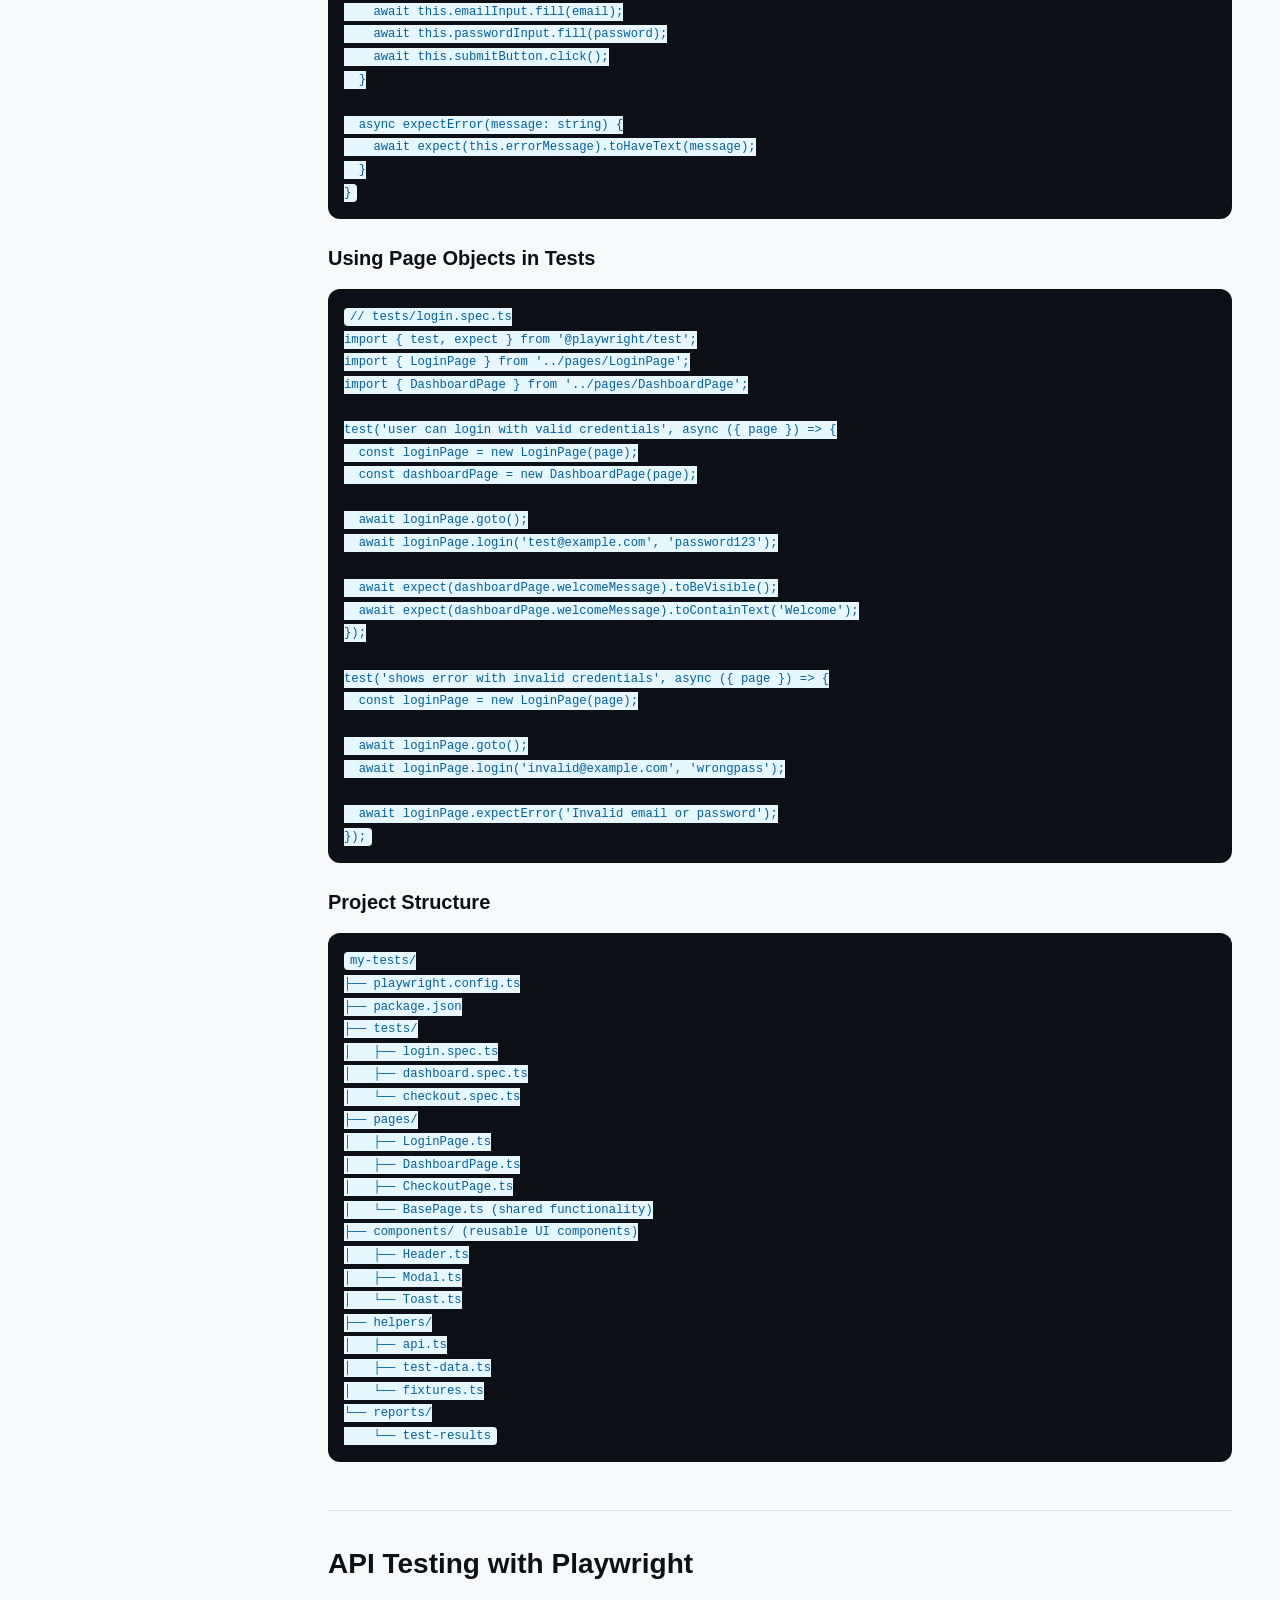
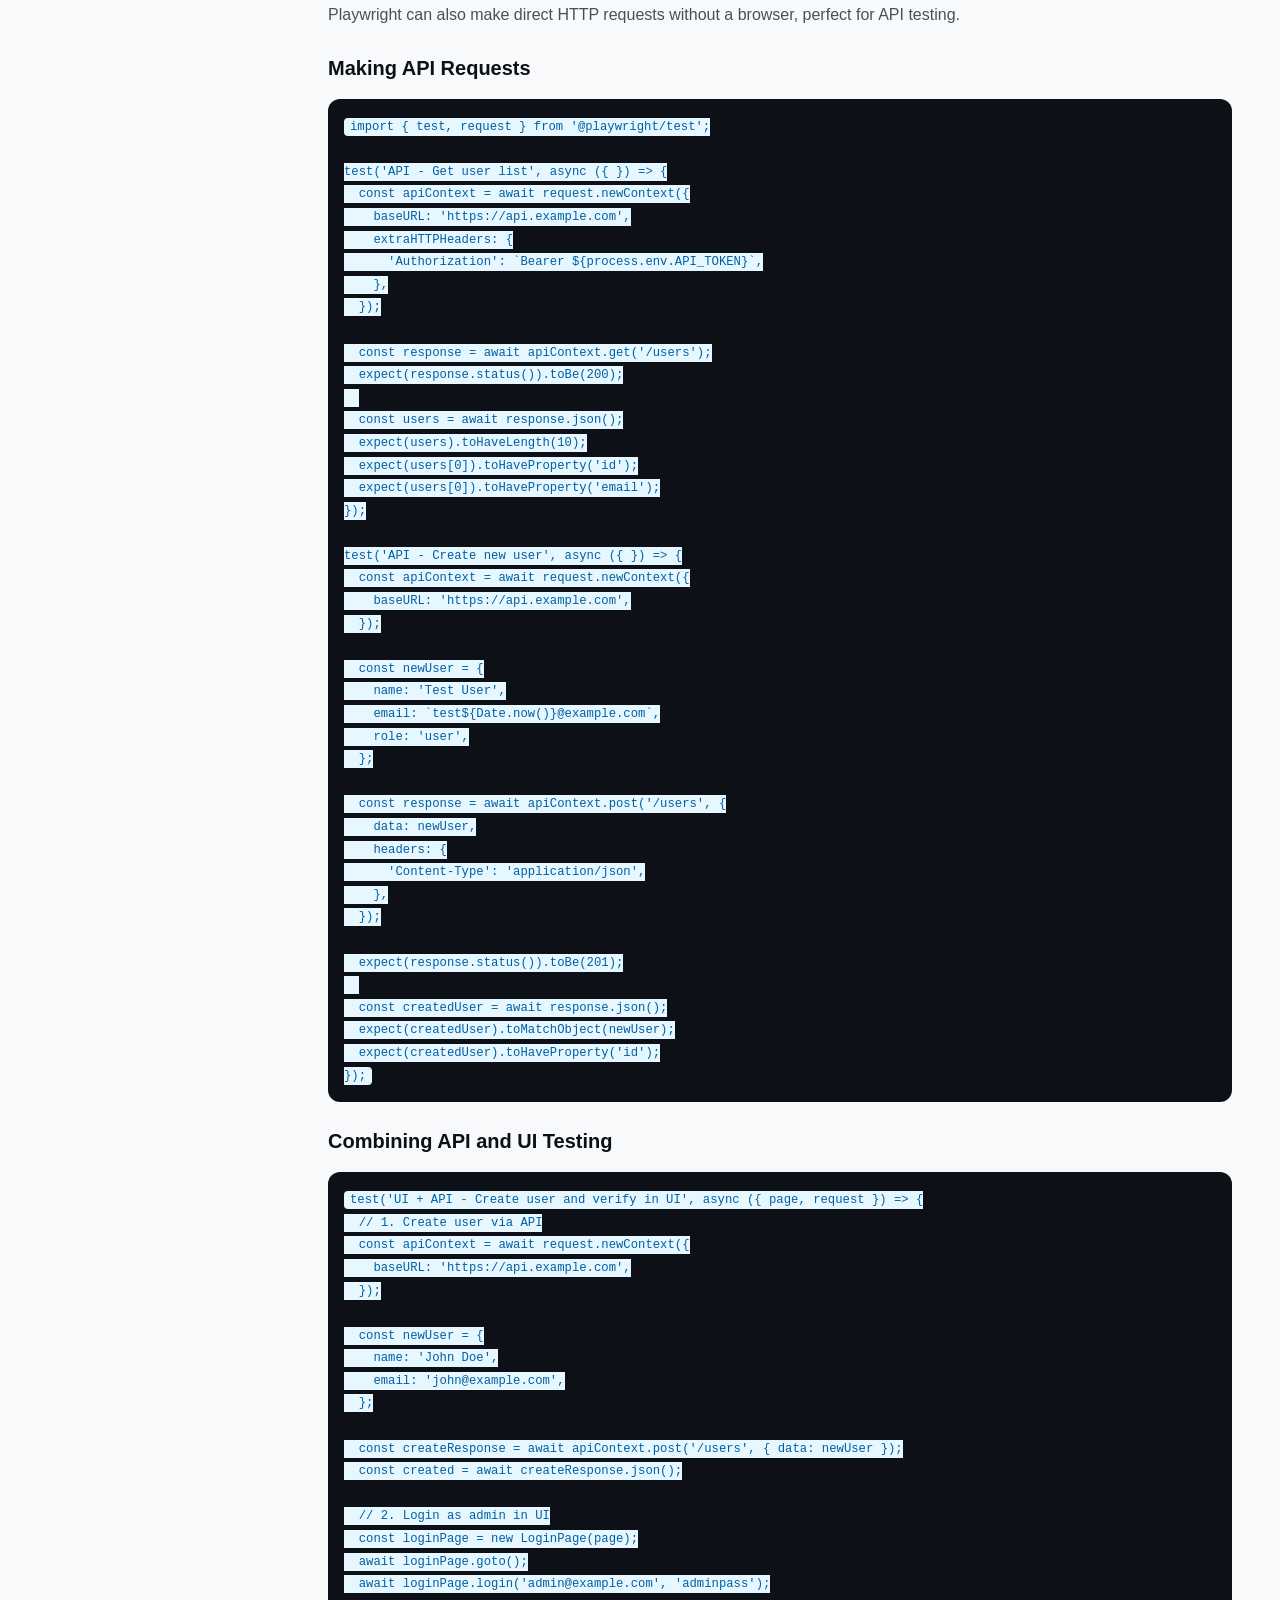
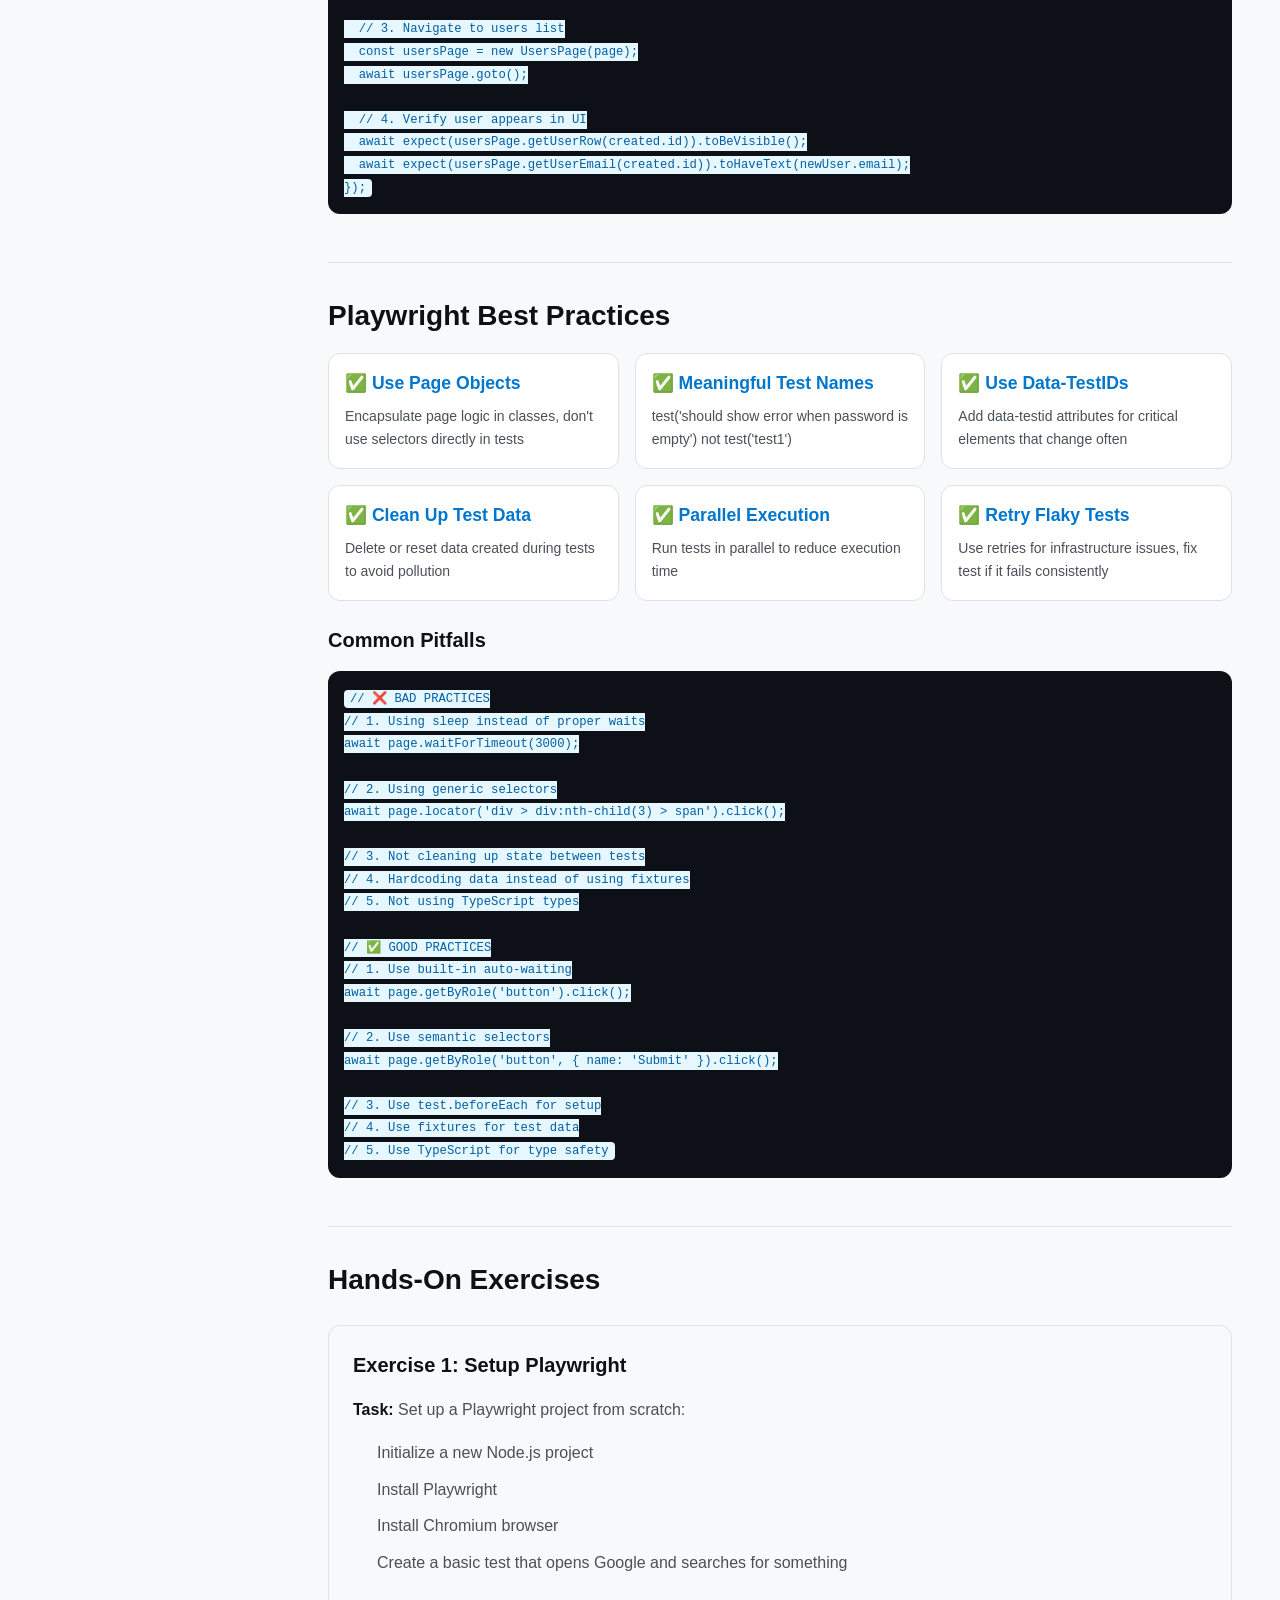
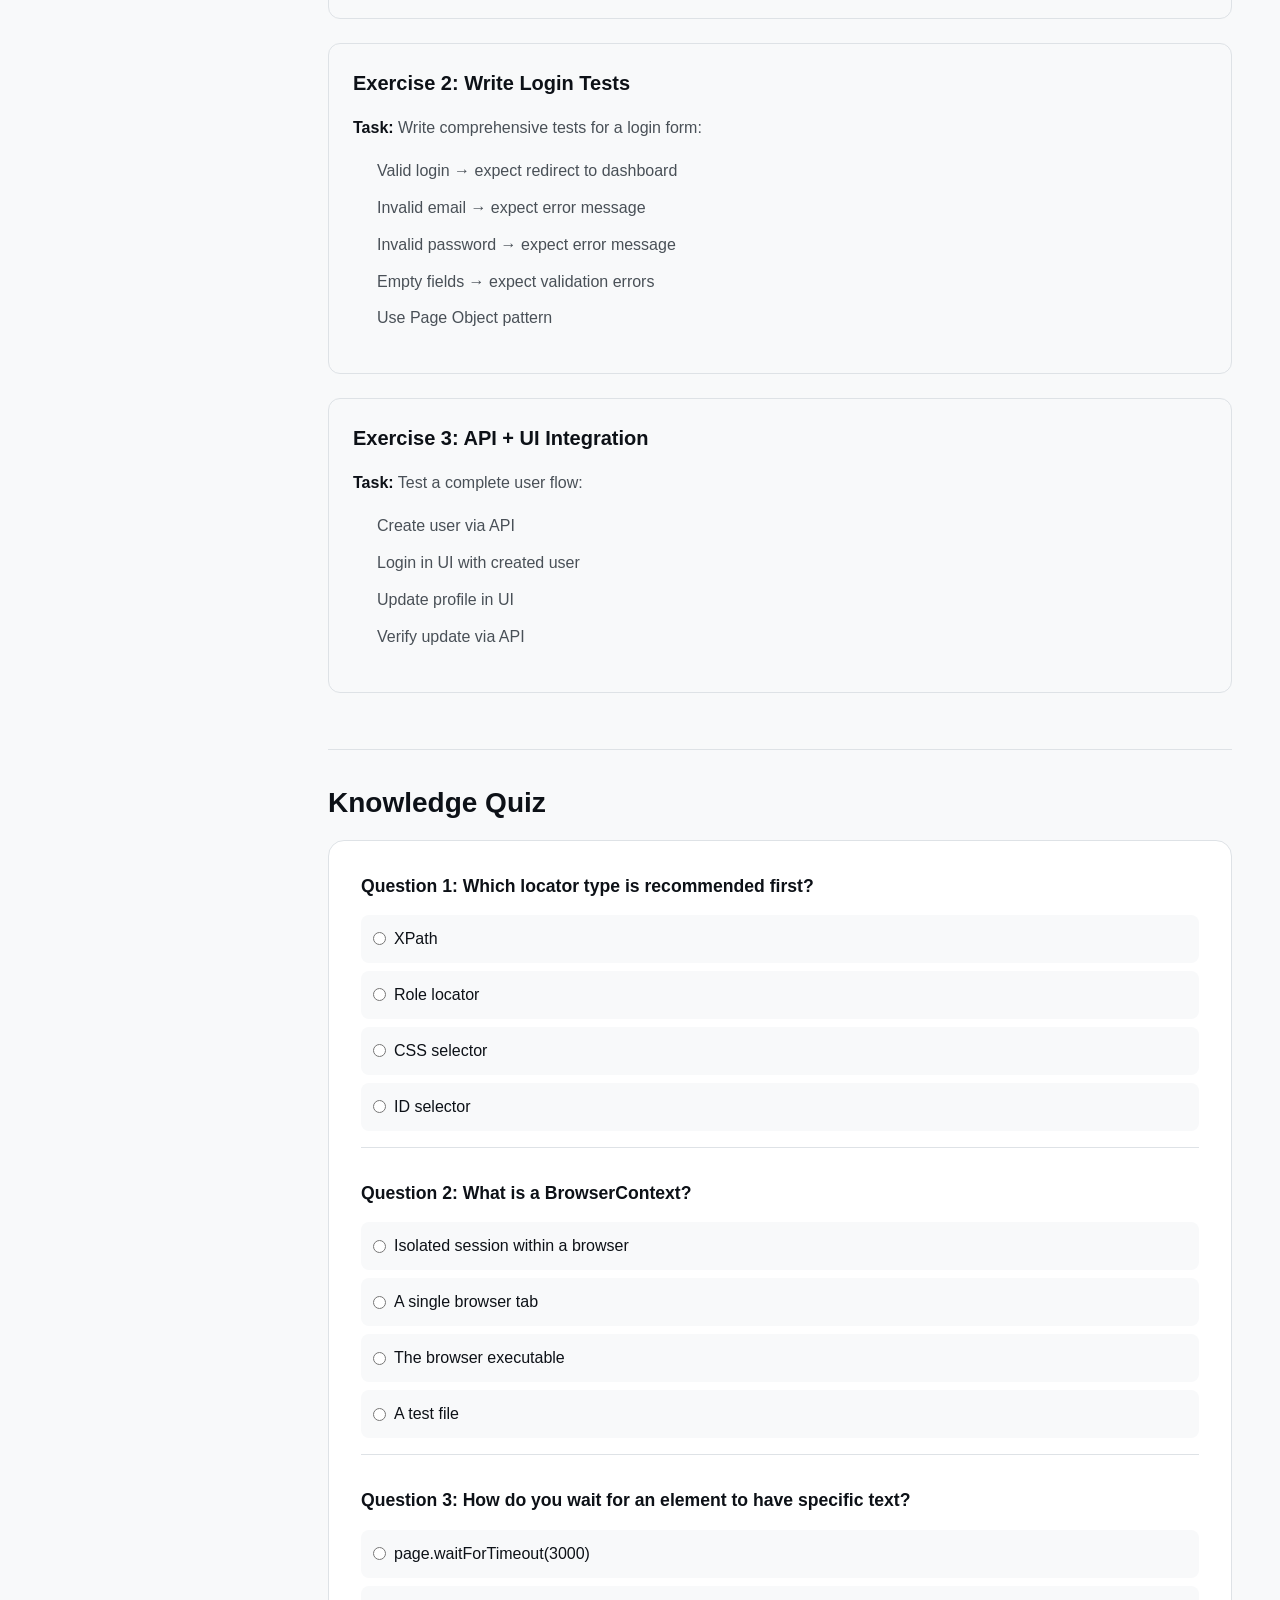
<file: modules/playwright.html>
<!DOCTYPE html>
<html lang="en">
<head>
    <meta charset="UTF-8">
    <meta name="viewport" content="width=device-width, initial-scale=1.0">
    <title>Playwright Complete Course - Modern Test Automation</title>
    <link rel="stylesheet" href="../css/styles.css">
    <link rel="stylesheet" href="../css/modules.css">
    <link rel="stylesheet" href="https://cdnjs.cloudflare.com/ajax/libs/font-awesome/6.4.0/css/all.min.css">
</head>
<body class="module-page">
    <div class="app-container">
        <aside class="sidebar">
            <div class="sidebar-header">
                <h2><i class="fab fa-playwright"></i> Playwright</h2>
            </div>
            <nav class="sidebar-nav">
                <a href="#intro" class="nav-item active">Introduction</a>
                <a href="#setup" class="nav-item">Setup & Installation</a>
                <a href="#architecture" class="nav-item">Architecture</a>
                <a href="#locators" class="nav-item">Locators & Selectors</a>
                <a href="#interactions" class="nav-item">User Interactions</a>
                <a href="#assertions" class="nav-item">Assertions & Waits</a>
                <a href="#page-object" class="nav-item">Page Object Model</a>
                <a href="#api-testing" class="nav-item">API Testing</a>
                <a href="#best-practices" class="nav-item">Best Practices</a>
                <a href="#exercises" class="nav-item">Exercises</a>
                <a href="#quiz" class="nav-item">Quiz</a>
                <a href="../index.html" class="nav-item" style="margin-top:1rem; border-top:1px solid var(--border-color); padding-top:1rem;">
                    <i class="fas fa-home"></i> Back to Home
                </a>
            </nav>
        </aside>

        <main class="content">
            <header class="content-header">
                <h1><i class="fab fa-playwright" style="color:#2ecc71"></i> Playwright Complete Course</h1>
                <p>Master modern browser automation with Playwright and TypeScript</p>
            </header>

            <section id="intro" class="module-section">
                <h2>What is Playwright?</h2>
                <p>Playwright is a powerful Node.js library for browser automation developed by Microsoft. It allows you to control Chromium, Firefox, and WebKit browsers with a single API.</p>

                <div class="info-box">
                    <h3>Why Playwright?</h3>
                    <ul>
                        <li><strong>Cross-browser:</strong> Test on Chromium, Firefox, and WebKit with one API</li>
                        <li><strong>Fast & Reliable:</strong> Auto-waiting, network interception, parallel testing</li>
                        <li><strong>TypeScript Support:</strong> Built-in TypeScript support, excellent IDE autocomplete</li>
                        <li><strong>Powerful Features:</strong> Screenshots, videos, tracing, mocking</li>
                        <li><strong>Modern Architecture:</strong> Designed for modern web apps (SPA, PWAs)</li>
                        <li><strong>Active Development:</strong> Backed by Microsoft, frequent updates</li>
                    </ul>
                </div>

                <h3>Playwright vs Other Tools</h3>
                <table class="data-table">
                    <thead>
                        <tr><th>Feature</th><th>Playwright</th><th>Selenium</th><th>Cypress</th></tr>
                    </thead>
                    <tbody>
                        <tr><td>Browsers</td><td>Chromium, Firefox, WebKit</td><td>All major browsers</td><td>Chromium only</td></tr>
                        <tr><td>Languages</td><td>JS, TS, Python, C#, Java</td><td>Multiple</td><td>JS, TS</td></tr>
                        <tr><td>API Stability</td><td>Excellent</td><td>Varies by binding</td><td>Good</td></tr>
                        <tr><td>Parallel Execution</td><td>Built-in</td><td>With Grid</td><td>Limited</td></tr>
                        <tr><td>Auto-waiting</td><td>Smart & automatic</td><td>Manual waits needed</td><td>Good</td></tr>
                        <tr><td>Mobile Testing</td><td>Yes (emulation)</td><td>Yes (Appium)</td><td>No</td></tr>
                    </tbody>
                </table>
            </section>

            <section id="setup" class="module-section">
                <h2>Setup & Installation</h2>

                <h3>Prerequisites</h3>
                <ul>
                    <li>Node.js 18+ (download from nodejs.org)</li>
                    <li>VS Code or your preferred IDE</li>
                    <li>Basic JavaScript/TypeScript knowledge</li>
                </ul>

                <h3>Installation Steps</h3>
                <pre><code># 1. Create a new project
mkdir my-playwright-tests
cd my-playwright-tests
npm init -y

# 2. Install Playwright
npm install @playwright/test

# 3. Install browsers
npx playwright install

# 4. Create a simple test
# Create file: tests/example.spec.ts

# 5. Run tests
npx playwright test</code></pre>

                <h3>Playwright Test Configuration</h3>
                <pre><code>// playwright.config.ts
import { defineConfig, devices } from '@playwright/test';

export default defineConfig({
  testDir: './tests',
  fullyParallel: true,
  forbidOnly: !!process.env.CI,
  retries: process.env.CI ? 2 : 0,
  workers: process.env.CI ? 1 : undefined,
  reporter: 'html',
  
  use: {
    baseURL: 'http://localhost:3000',
    trace: 'on-first-retry',
    screenshot: 'only-on-failure',
  },

  projects: [
    {
      name: 'chromium',
      use: { ...devices['Desktop Chrome'] },
    },
    {
      name: 'firefox',
      use: { ...devices['Desktop Firefox'] },
    },
    {
      name: 'webkit',
      use: { ...devices['Desktop Safari'] },
    },
    {
      name: 'Mobile Chrome',
      use: { ...devices['Pixel 5'] },
    },
  ],
});</code></pre>
            </section>

            <section id="architecture" class="module-section">
                <h2>Playwright Architecture</h2>

                <h3>How Playwright Works</h3>
                <pre><code>┌─────────────────────────────────────────────────────────────┐
│                      TEST CODE (TypeScript)                    │
│  await page.goto('https://example.com')                       │
│  await page.click('#submit-btn')                              │
└───────────────────────┬───────────────────────────────────────┘
                        │ Playwright API
                        ▼
┌─────────────────────────────────────────────────────────────┐
│                    PLAYWRIGHT DRIVER                         │
│  • WebSocket connection to browser                           │
│  • Protocol serialization/deserialization                    │
│  • Auto-waiting & retry logic                                │
└───────────────────────┬───────────────────────────────────────┘
                        │ DevTools Protocol
                        ▼
┌─────────────────────────────────────────────────────────────┐
│                    BROWSER INSTANCE                          │
│  Chromium / Firefox / WebKit                                 │
│  • Separate browser process                                  │
│  • Context isolation (like incognito)                        │
│  • Multiple pages per context                                │
└─────────────────────────────────────────────────────────────┘</code></pre>

                <h3>Key Concepts</h3>
                <ul>
                    <li><strong>Browser:</strong> Instance of Chromium, Firefox, or WebKit</li>
                    <li><strong>BrowserContext:</strong> Isolated session within a browser (like incognito)</li>
                    <li><strong>Page:</strong> Single tab or popup window</li>
                    <li><strong>Frame:</strong> iframe within a page</li>
                    <li><strong>Locator:</strong> Way to find elements on a page</li>
                </ul>

                <h3>Browser, Context, Page Relationship</h3>
                <pre><code>Browser (Chromium)
├── BrowserContext 1 (New User Session)
│   ├── Page 1 (Main Tab)
│   ├── Page 2 (Popup)
│   └── Frame (iframe in Page 1)
├── BrowserContext 2 (Another User Session)
│   └── Page 3
└── BrowserContext 3 (Admin Session)
    └── Page 4</code></pre>
            </section>

            <section id="locators" class="module-section">
                <h2>Locators & Selectors</h2>
                <p>Locators are how Playwright finds elements on a page. Choosing the right locator is crucial for reliable tests.</p>

                <h3>Locator Types (Best to Worst)</h3>
                <pre><code>// 1. ROLE LOCATOR (Recommended - accessible, semantic)
await page.getByRole('button', { name: 'Submit' }).click()
await page.getByRole('textbox', { name: 'Email' }).fill('test@example.com')
await page.getByRole('checkbox', { checked: true })

// 2. TEXT LOCATOR
await page.getByText('Welcome back').click()
await page.getByLabel('Password').fill('secret')

// 3. TEST ID LOCATOR (if data-testid attribute is set)
await page.getByTestId('submit-button').click()

// 4. CSS SELECTOR (when above don't work)
await page.locator('.btn-primary').first().click()
await page.locator('#login-form input[name="email"]').fill('test@example.com')

// 5. XPATH (last resort - brittle)
await page.locator('xpath=//button[contains(text(), "Submit")]').click()</code></pre>

                <h3>Creating Locators</h3>
                <pre><code>const locator = page.locator('selector');

// Chain locators for specificity
const form = page.locator('#login-form');
const emailInput = form.locator('input[name="email"]');

// Find elements within a locator
const items = page.locator('.item');
await items.first().click();      // First item
await items.last().click();       // Last item
await items.nth(2).click();       // Third item
await items.count();              // Get total count</code></pre>

                <h3>Best Practices for Locators</h3>
                <div class="tips-grid">
                    <div class="tip-card">
                        <h4>✅ DO</h4>
                        <ul style="font-size:0.85rem;">
                            <li>Use semantic locators (role, label, text)</li>
                            <li>Add data-testid for critical elements</li>
                            <li>Use chained locators for context</li>
                            <li>Prefer locators over XPath</li>
                        </ul>
                    </div>
                    <div class="tip-card">
                        <h4>❌ DON'T</h4>
                        <ul style="font-size:0.85rem;">
                            <li>Use fragile CSS like :nth-child</li>
                            <li>Use indices (they change!)</li>
                            <li>Use long XPath expressions</li>
                            <li>Select by random generated classes</li>
                        </ul>
                    </div>
                </div>
            </section>

            <section id="interactions" class="module-section">
                <h2>User Interactions</h2>
                <p>Playwright provides intuitive methods for simulating user actions.</p>

                <h3>Common Actions</h3>
                <pre><code>// Clicking
await page.getByRole('button', { name: 'Submit' }).click();
await page.locator('#btn').dblclick();
await page.locator('#btn').click({ button: 'right' }); // Right click

// Typing
await page.getByLabel('Email').fill('test@example.com');
await page.getByRole('textbox').pressSequentially('hello', { delay: 100 });

// Clearing
await page.getByLabel('Search').clear();

// Checkboxes & Radio buttons
await page.getByRole('checkbox', { name: 'Remember me' }).check();
await page.getByRole('radio', { name: 'Premium Plan' }).selectRadio();

// Dropdowns (select element)
await page.locator('select#country').selectOption('jordan');
await page.locator('select#country').selectOption({ label: 'Jordan' });
await page.locator('select#country').selectOption(['jo', 'ae']); // Multiple

// Hover & Focus
await page.locator('.dropdown').hover();
await page.getByLabel('Email').focus();</code></pre>

                <h3>Keyboard & Mouse</h3>
                <pre><code>// Keyboard
await page.keyboard.press('Enter');
await page.keyboard.press('Control+A');
await page.keyboard.type('Hello World');
await page.keyboard.down('Shift');
await page.keyboard.up('Shift');

// Mouse
await page.mouse.click(100, 200);
await page.mouse.dblclick(100, 200);
await page.mouse.move(100, 200);
await page.mouse.down();
await page.mouse.up();

// Drag and Drop
await page.locator('#source').dragTo(page.locator('#target'));</code></pre>

                <h3>File Upload/Download</h3>
                <pre><code>// Upload file
await page.locator('input[type="file"]').setInputFiles('path/to/file.pdf');
await page.locator('input[type="file"]').setInputFiles([
  'file1.pdf',
  'file2.pdf',
]);
// Clear file selection
await page.locator('input[type="file"]').setInputFiles([]);

// Download (setup before action)
const [download] = await Promise.all([
  page.waitForEvent('download'),
  page.locator('#download-btn').click()
]);
await download.saveAs('path/to/save/' + download.suggestedFilename());</code></pre>
            </section>

            <section id="assertions" class="module-section">
                <h2>Assertions & Waits</h2>
                <p>Playwright has smart auto-waiting - it waits for elements to be actionable before performing actions. But you still need assertions to verify expected behavior.</p>

                <h3>Built-in Assertions</h3>
                <pre><code>// Expect library (recommended)
import { expect } from '@playwright/test';

// Basic assertions
await expect(page.locator('.title')).toHaveText('Welcome');
await expect(page.locator('.title')).not.toHaveText('Error');
await expect(page.locator('#count')).toContainText('5 items');

// Visibility
await expect(page.getByRole('button')).toBeVisible();
await expect(page.getByRole('button')).toBeHidden();
await expect(page.getByRole('button')).toBeEnabled();
await expect(page.getByRole('button')).toBeDisabled();

// Form fields
await expect(page.getByLabel('Email')).toHaveValue('test@example.com');
await expect(page.getByLabel('Accept Terms')).toBeChecked();

// Counts
await expect(page.locator('.item')).toHaveCount(5);
await expect(page.locator('.item')).toHaveLength(5);

// Custom messages
await expect(page.locator('.error')).toHaveText('Invalid input', {
  timeout: 5000
});</code></pre>

                <h3>Waiting for Conditions</h3>
                <pre><code>// Auto-wait (built into every action)
await page.click('#btn'); // Waits for button to be visible & enabled

// Explicit waits (when needed)
await page.waitForSelector('#loaded-content', { state: 'visible' });
await page.waitForSelector('#loading', { state: 'hidden' });
await page.waitForURL('**/dashboard');
await page.waitForResponse(response => response.url().includes('/api/data'));

// Wait for navigation
await page.click('#btn');
await page.waitForURL('**/success');

// Wait for function
await page.waitForFunction(() => window.innerWidth > 768);

// Network idle (wait for no network for 500ms)
await page.waitForLoadState('networkidle');</code></pre>

                <h3>Common Wait Patterns</h3>
                <pre><code>// ❌ BAD - Never use arbitrary sleeps
await page.waitForTimeout(5000); // This is a code smell!

// ✅ GOOD - Wait for specific conditions
// Wait for element to appear
await expect(page.getByText('Success')).toBeVisible();

// Wait for API response
const response = await page.waitForResponse(
  r => r.url().includes('/api/users') && r.status() === 200
);

// Wait for function to return true
await page.waitForFunction(() => document.querySelectorAll('.item').length > 0);</code></pre>
            </section>

            <section id="page-object" class="module-section">
                <h2>Page Object Model</h2>
                <p>Page Object Model (POM) is a design pattern that creates an object-oriented representation of pages, making tests more maintainable and reducing code duplication.</p>

                <h3>Page Object Example</h3>
                <pre><code>// pages/LoginPage.ts
import { Page, Locator, expect } from '@playwright/test';

export class LoginPage {
  readonly page: Page;
  readonly emailInput: Locator;
  readonly passwordInput: Locator;
  readonly submitButton: Locator;
  readonly errorMessage: Locator;

  constructor(page: Page) {
    this.page = page;
    this.emailInput = page.getByLabel('Email');
    this.passwordInput = page.getByLabel('Password');
    this.submitButton = page.getByRole('button', { name: 'Sign In' });
    this.errorMessage = page.locator('.error-message');
  }

  async goto() {
    await this.page.goto('/login');
  }

  async login(email: string, password: string) {
    await this.emailInput.fill(email);
    await this.passwordInput.fill(password);
    await this.submitButton.click();
  }

  async expectError(message: string) {
    await expect(this.errorMessage).toHaveText(message);
  }
}</code></pre>

                <h3>Using Page Objects in Tests</h3>
                <pre><code>// tests/login.spec.ts
import { test, expect } from '@playwright/test';
import { LoginPage } from '../pages/LoginPage';
import { DashboardPage } from '../pages/DashboardPage';

test('user can login with valid credentials', async ({ page }) => {
  const loginPage = new LoginPage(page);
  const dashboardPage = new DashboardPage(page);

  await loginPage.goto();
  await loginPage.login('test@example.com', 'password123');

  await expect(dashboardPage.welcomeMessage).toBeVisible();
  await expect(dashboardPage.welcomeMessage).toContainText('Welcome');
});

test('shows error with invalid credentials', async ({ page }) => {
  const loginPage = new LoginPage(page);

  await loginPage.goto();
  await loginPage.login('invalid@example.com', 'wrongpass');

  await loginPage.expectError('Invalid email or password');
});</code></pre>

                <h3>Project Structure</h3>
                <pre><code>my-tests/
├── playwright.config.ts
├── package.json
├── tests/
│   ├── login.spec.ts
│   ├── dashboard.spec.ts
│   └── checkout.spec.ts
├── pages/
│   ├── LoginPage.ts
│   ├── DashboardPage.ts
│   ├── CheckoutPage.ts
│   └── BasePage.ts (shared functionality)
├── components/ (reusable UI components)
│   ├── Header.ts
│   ├── Modal.ts
│   └── Toast.ts
├── helpers/
│   ├── api.ts
│   ├── test-data.ts
│   └── fixtures.ts
└── reports/
    └── test-results</code></pre>
            </section>

            <section id="api-testing" class="module-section">
                <h2>API Testing with Playwright</h2>
                <p>Playwright can also make direct HTTP requests without a browser, perfect for API testing.</p>

                <h3>Making API Requests</h3>
                <pre><code>import { test, request } from '@playwright/test';

test('API - Get user list', async ({ }) => {
  const apiContext = await request.newContext({
    baseURL: 'https://api.example.com',
    extraHTTPHeaders: {
      'Authorization': `Bearer ${process.env.API_TOKEN}`,
    },
  });

  const response = await apiContext.get('/users');
  expect(response.status()).toBe(200);
  
  const users = await response.json();
  expect(users).toHaveLength(10);
  expect(users[0]).toHaveProperty('id');
  expect(users[0]).toHaveProperty('email');
});

test('API - Create new user', async ({ }) => {
  const apiContext = await request.newContext({
    baseURL: 'https://api.example.com',
  });

  const newUser = {
    name: 'Test User',
    email: `test${Date.now()}@example.com`,
    role: 'user',
  };

  const response = await apiContext.post('/users', {
    data: newUser,
    headers: {
      'Content-Type': 'application/json',
    },
  });

  expect(response.status()).toBe(201);
  
  const createdUser = await response.json();
  expect(createdUser).toMatchObject(newUser);
  expect(createdUser).toHaveProperty('id');
});</code></pre>

                <h3>Combining API and UI Testing</h3>
                <pre><code>test('UI + API - Create user and verify in UI', async ({ page, request }) => {
  // 1. Create user via API
  const apiContext = await request.newContext({
    baseURL: 'https://api.example.com',
  });

  const newUser = {
    name: 'John Doe',
    email: 'john@example.com',
  };

  const createResponse = await apiContext.post('/users', { data: newUser });
  const created = await createResponse.json();

  // 2. Login as admin in UI
  const loginPage = new LoginPage(page);
  await loginPage.goto();
  await loginPage.login('admin@example.com', 'adminpass');

  // 3. Navigate to users list
  const usersPage = new UsersPage(page);
  await usersPage.goto();

  // 4. Verify user appears in UI
  await expect(usersPage.getUserRow(created.id)).toBeVisible();
  await expect(usersPage.getUserEmail(created.id)).toHaveText(newUser.email);
});</code></pre>
            </section>

            <section id="best-practices" class="module-section">
                <h2>Playwright Best Practices</h2>

                <div class="tips-grid">
                    <div class="tip-card">
                        <h4>✅ Use Page Objects</h4>
                        <p>Encapsulate page logic in classes, don't use selectors directly in tests</p>
                    </div>
                    <div class="tip-card">
                        <h4>✅ Meaningful Test Names</h4>
                        <p>test('should show error when password is empty') not test('test1')</p>
                    </div>
                    <div class="tip-card">
                        <h4>✅ Use Data-TestIDs</h4>
                        <p>Add data-testid attributes for critical elements that change often</p>
                    </div>
                    <div class="tip-card">
                        <h4>✅ Clean Up Test Data</h4>
                        <p>Delete or reset data created during tests to avoid pollution</p>
                    </div>
                    <div class="tip-card">
                        <h4>✅ Parallel Execution</h4>
                        <p>Run tests in parallel to reduce execution time</p>
                    </div>
                    <div class="tip-card">
                        <h4>✅ Retry Flaky Tests</h4>
                        <p>Use retries for infrastructure issues, fix test if it fails consistently</p>
                    </div>
                </div>

                <h3>Common Pitfalls</h3>
                <pre><code>// ❌ BAD PRACTICES
// 1. Using sleep instead of proper waits
await page.waitForTimeout(3000);

// 2. Using generic selectors
await page.locator('div > div:nth-child(3) > span').click();

// 3. Not cleaning up state between tests
// 4. Hardcoding data instead of using fixtures
// 5. Not using TypeScript types

// ✅ GOOD PRACTICES
// 1. Use built-in auto-waiting
await page.getByRole('button').click();

// 2. Use semantic selectors
await page.getByRole('button', { name: 'Submit' }).click();

// 3. Use test.beforeEach for setup
// 4. Use fixtures for test data
// 5. Use TypeScript for type safety</code></pre>
            </section>

            <section id="exercises" class="module-section">
                <h2>Hands-On Exercises</h2>

                <div class="exercise">
                    <h3>Exercise 1: Setup Playwright</h3>
                    <p><strong>Task:</strong> Set up a Playwright project from scratch:</p>
                    <ul>
                        <li>Initialize a new Node.js project</li>
                        <li>Install Playwright</li>
                        <li>Install Chromium browser</li>
                        <li>Create a basic test that opens Google and searches for something</li>
                    </ul>
                </div>

                <div class="exercise">
                    <h3>Exercise 2: Write Login Tests</h3>
                    <p><strong>Task:</strong> Write comprehensive tests for a login form:</p>
                    <ul>
                        <li>Valid login → expect redirect to dashboard</li>
                        <li>Invalid email → expect error message</li>
                        <li>Invalid password → expect error message</li>
                        <li>Empty fields → expect validation errors</li>
                        <li>Use Page Object pattern</li>
                    </ul>
                </div>

                <div class="exercise">
                    <h3>Exercise 3: API + UI Integration</h3>
                    <p><strong>Task:</strong> Test a complete user flow:</p>
                    <ul>
                        <li>Create user via API</li>
                        <li>Login in UI with created user</li>
                        <li>Update profile in UI</li>
                        <li>Verify update via API</li>
                    </ul>
                </div>
            </section>

            <section id="quiz" class="module-section">
                <h2>Knowledge Quiz</h2>
                
                <div class="quiz-container">
                    <div class="quiz-question" data-correct="b">
                        <h4>Question 1: Which locator type is recommended first?</h4>
                        <div class="quiz-options">
                            <label><input type="radio" name="q1" value="a"> XPath</label>
                            <label><input type="radio" name="q1" value="b"> Role locator</label>
                            <label><input type="radio" name="q1" value="c"> CSS selector</label>
                            <label><input type="radio" name="q1" value="d"> ID selector</label>
                        </div>
                    </div>

                    <div class="quiz-question" data-correct="a">
                        <h4>Question 2: What is a BrowserContext?</h4>
                        <div class="quiz-options">
                            <label><input type="radio" name="q2" value="a"> Isolated session within a browser</label>
                            <label><input type="radio" name="q2" value="b"> A single browser tab</label>
                            <label><input type="radio" name="q2" value="c"> The browser executable</label>
                            <label><input type="radio" name="q2" value="d"> A test file</label>
                        </div>
                    </div>

                    <div class="quiz-question" data-correct="c">
                        <h4>Question 3: How do you wait for an element to have specific text?</h4>
                        <div class="quiz-options">
                            <label><input type="radio" name="q3" value="a"> page.waitForTimeout(3000)</label>
                            <label><input type="radio" name="q3" value="b"> page.waitForSelector('#element')</label>
                            <label><input type="radio" name="q3" value="c"> expect(locator).toHaveText('expected')</label>
                            <label><input type="radio" name="q3" value="d"> page.waitForNavigation()</label>
                        </div>
                    </div>

                    <div class="quiz-question" data-correct="d">
                        <h4>Question 4: What is Page Object Model?</h4>
                        <div class="quiz-options">
                            <label><input type="radio" name="q4" value="a"> A type of test</label>
                            <label><input type="radio" name="q4" value="b"> A configuration file</label>
                            <label><input type="radio" name="q4" value="c"> A browser type</label>
                            <label><input type="radio" name="q4" value="d"> Design pattern for maintainable tests</label>
                        </div>
                    </div>

                    <div class="quiz-question" data-correct="b">
                        <h4>Question 5: Can Playwright make HTTP requests without a browser?</h4>
                        <div class="quiz-options">
                            <label><input type="radio" name="q5" value="a"> No, it only controls browsers</label>
                            <label><input type="radio" name="q5" value="b"> Yes, using request.newContext()</label>
                            <label><input type="radio" name="q5" value="c"> Only with external libraries</label>
                            <label><input type="radio" name="q5" value="d"> Only in paid version</label>
                        </div>
                    </div>

                    <button class="btn-primary" onclick="checkQuiz()">Submit Answers</button>
                    <div id="quiz-results" class="quiz-results"></div>
                </div>
            </section>

            <footer class="content-footer">
                <p>Playwright Complete Course | <a href="../index.html">Back to Home</a></p>
                <p>Next: <a href="typescript.html">TypeScript for QA</a></p>
            </footer>
        </main>
    </div>

    <script src="../js/app.js"></script>
    <script>
        function checkQuiz() {
            const questions = document.querySelectorAll('.quiz-question');
            let correct = 0;
            questions.forEach((q, index) => {
                const selected = q.querySelector('input[name="q' + (index + 1) + '"]:checked');
                const options = q.querySelectorAll('.quiz-options label');
                options.forEach(opt => opt.classList.remove('correct', 'incorrect'));
                if (selected) {
                    const parentLabel = selected.closest('label');
                    if (selected.value === q.dataset.correct) {
                        correct++;
                        parentLabel.classList.add('correct');
                    } else {
                        parentLabel.classList.add('incorrect');
                        q.querySelector('input[value="' + q.dataset.correct + '"]').closest('label').classList.add('correct');
                    }
                } else {
                    q.querySelector('input[value="' + q.dataset.correct + '"]').closest('label').classList.add('correct');
                }
            });
            const percentage = Math.round((correct / questions.length) * 100);
            document.getElementById('quiz-results').innerHTML = `<h4>Results: ${correct}/${questions.length} (${percentage}%)</h4><p>${percentage >= 80 ? 'Excellent!' : percentage >= 60 ? 'Good job!' : 'Keep learning!'}</p>`;
            document.getElementById('quiz-results').style.display = 'block';
        }
    </script>
</body>
</html>
</file>
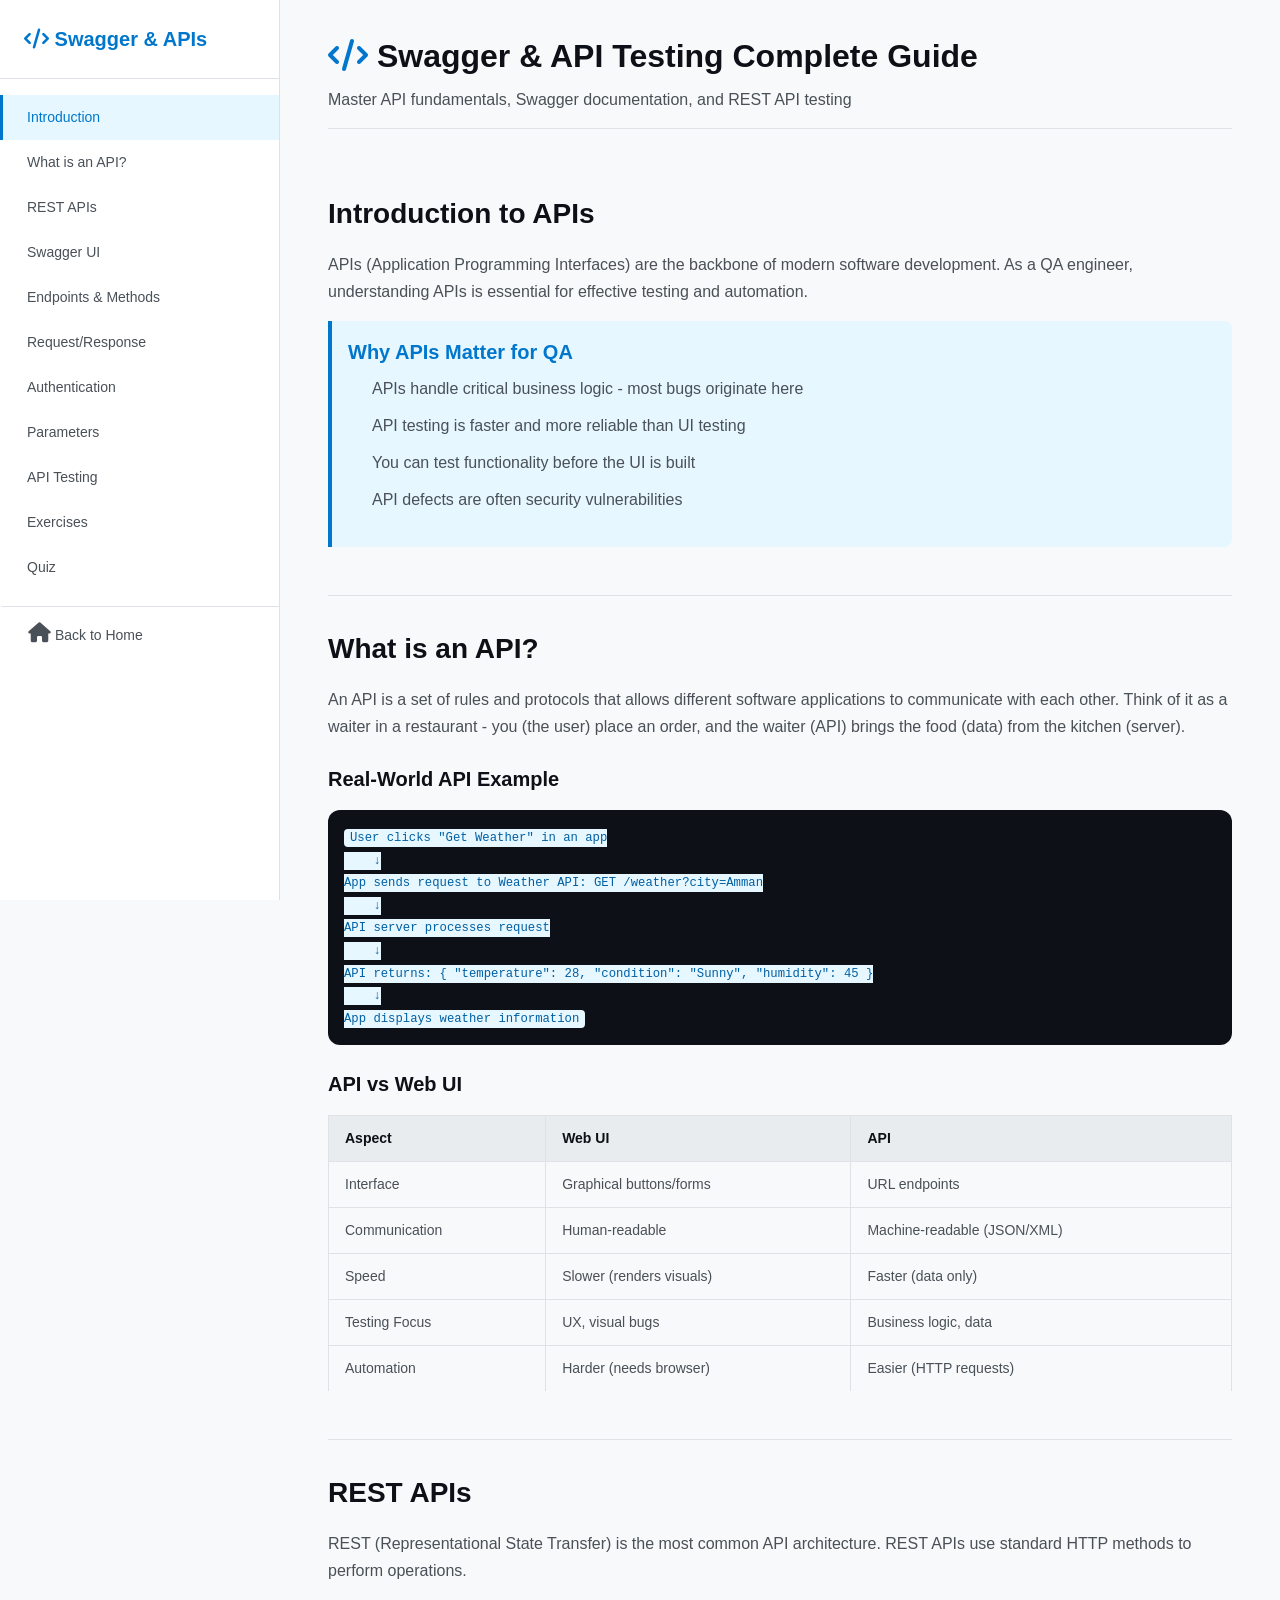
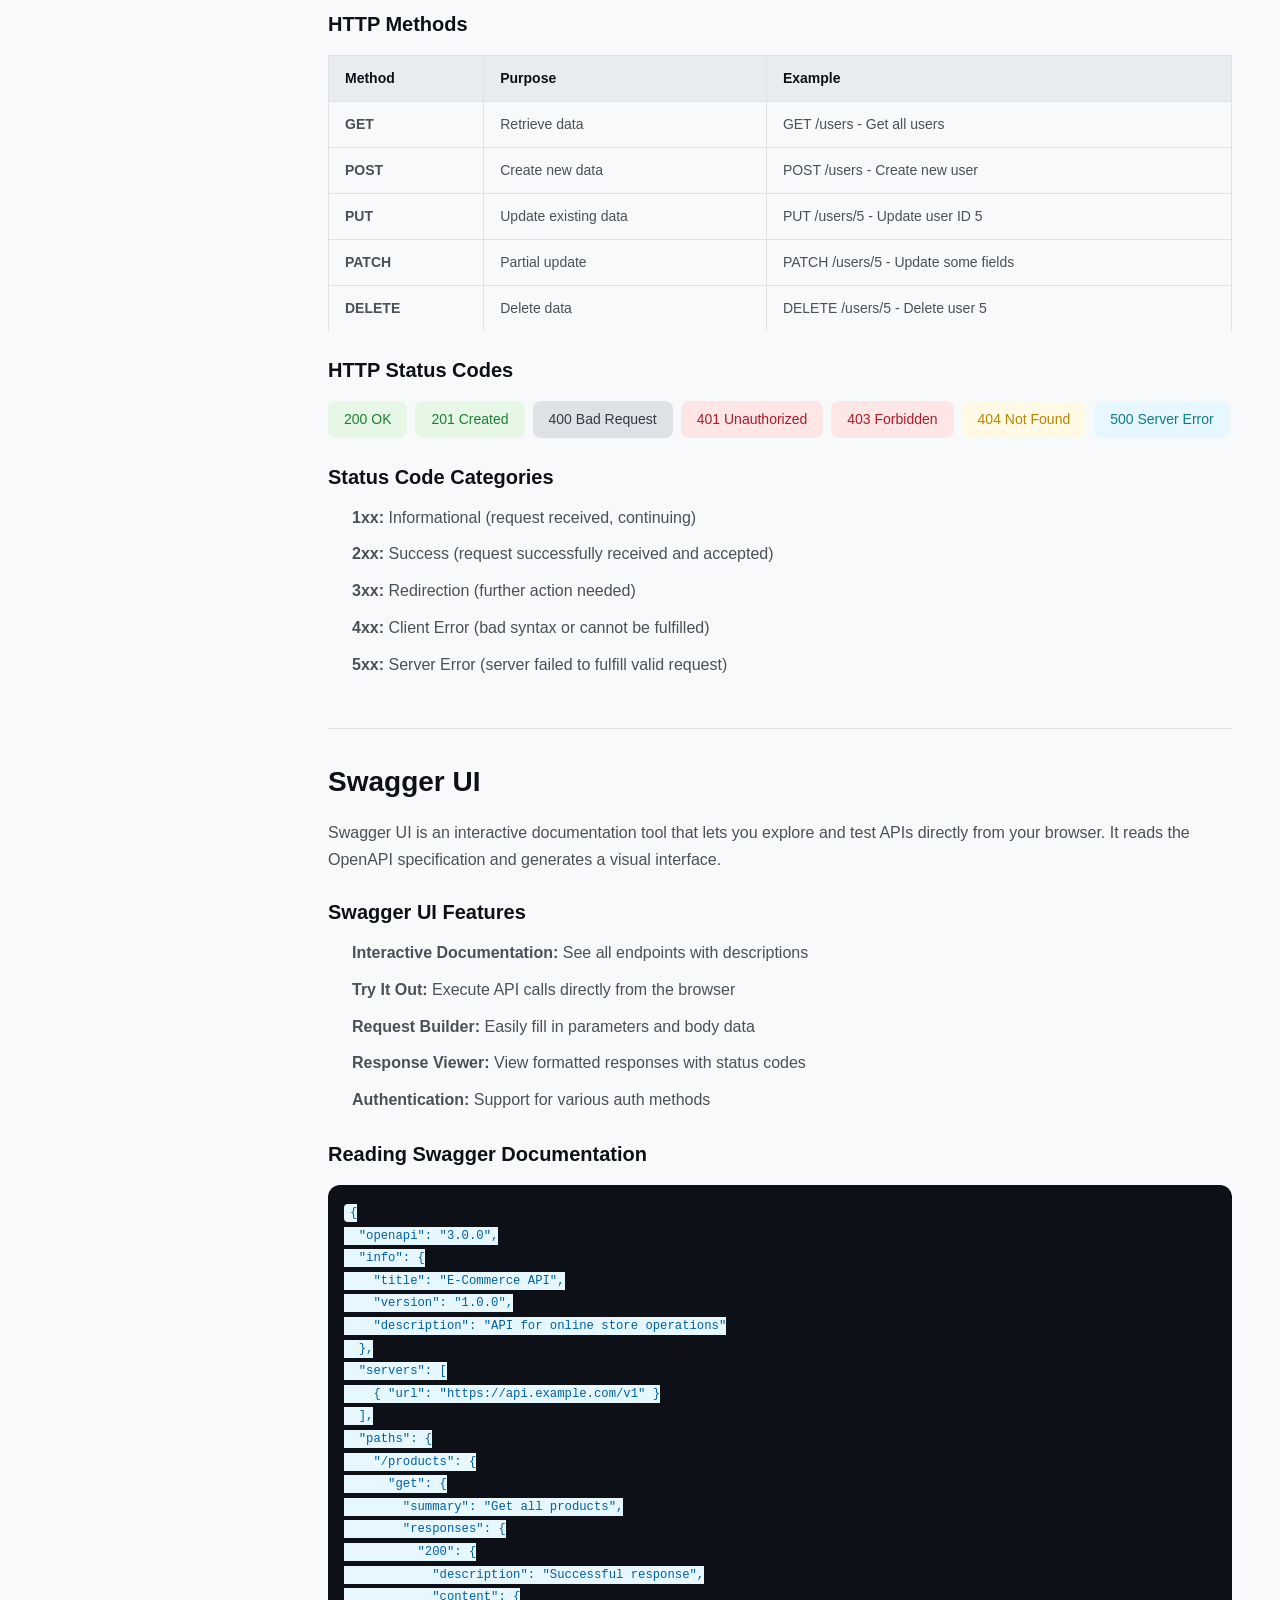
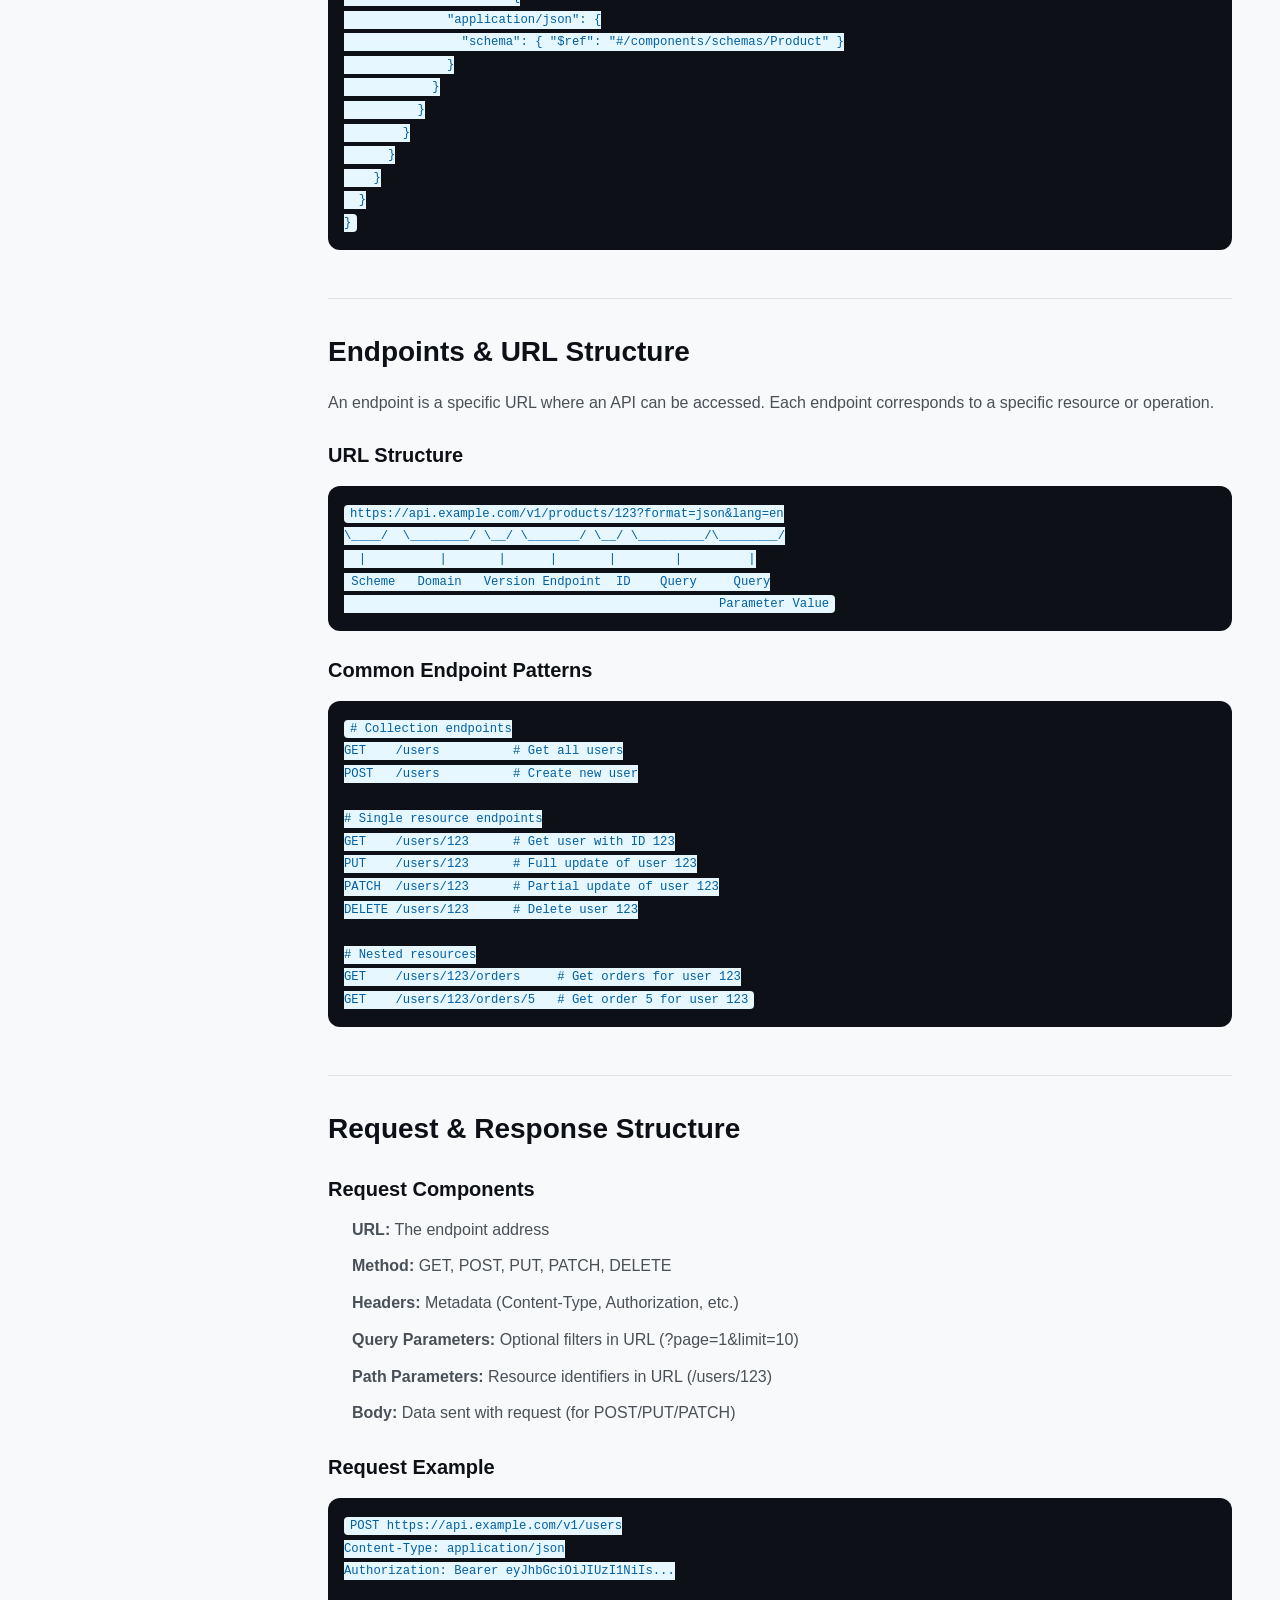
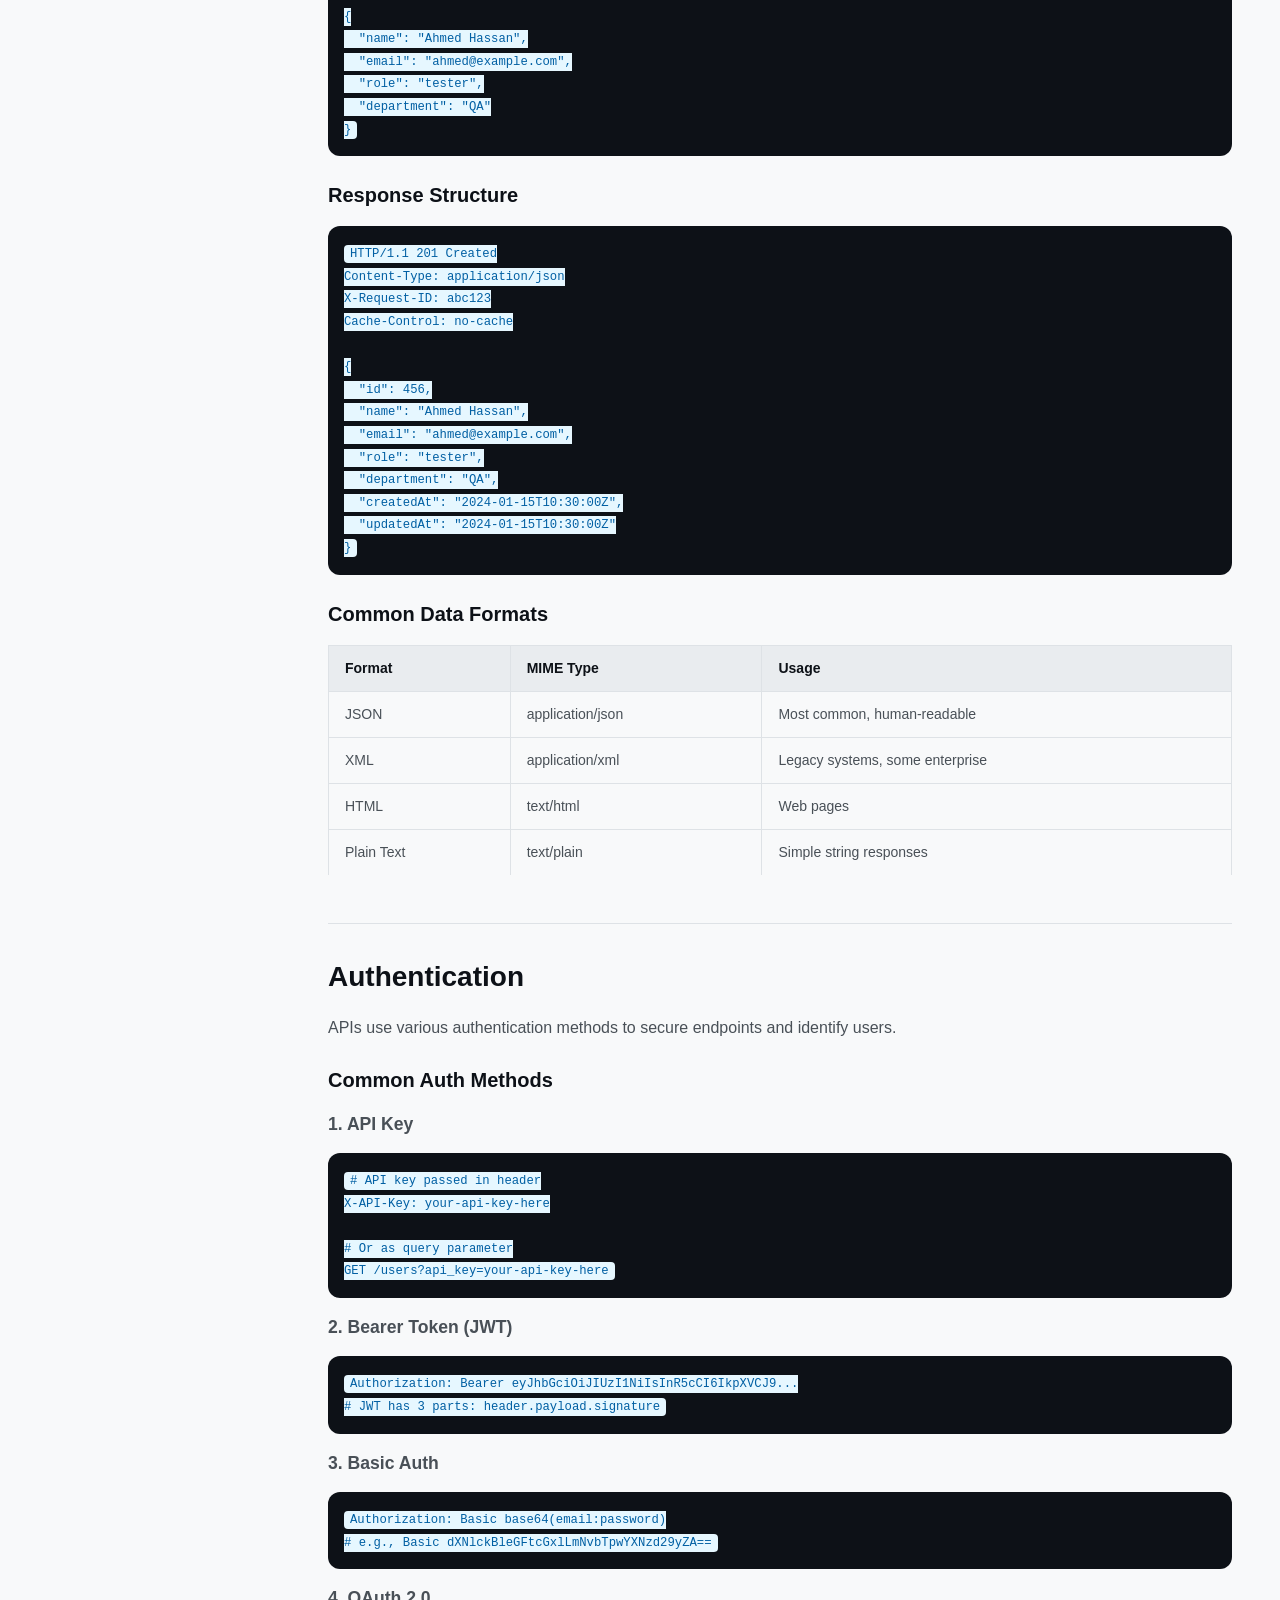
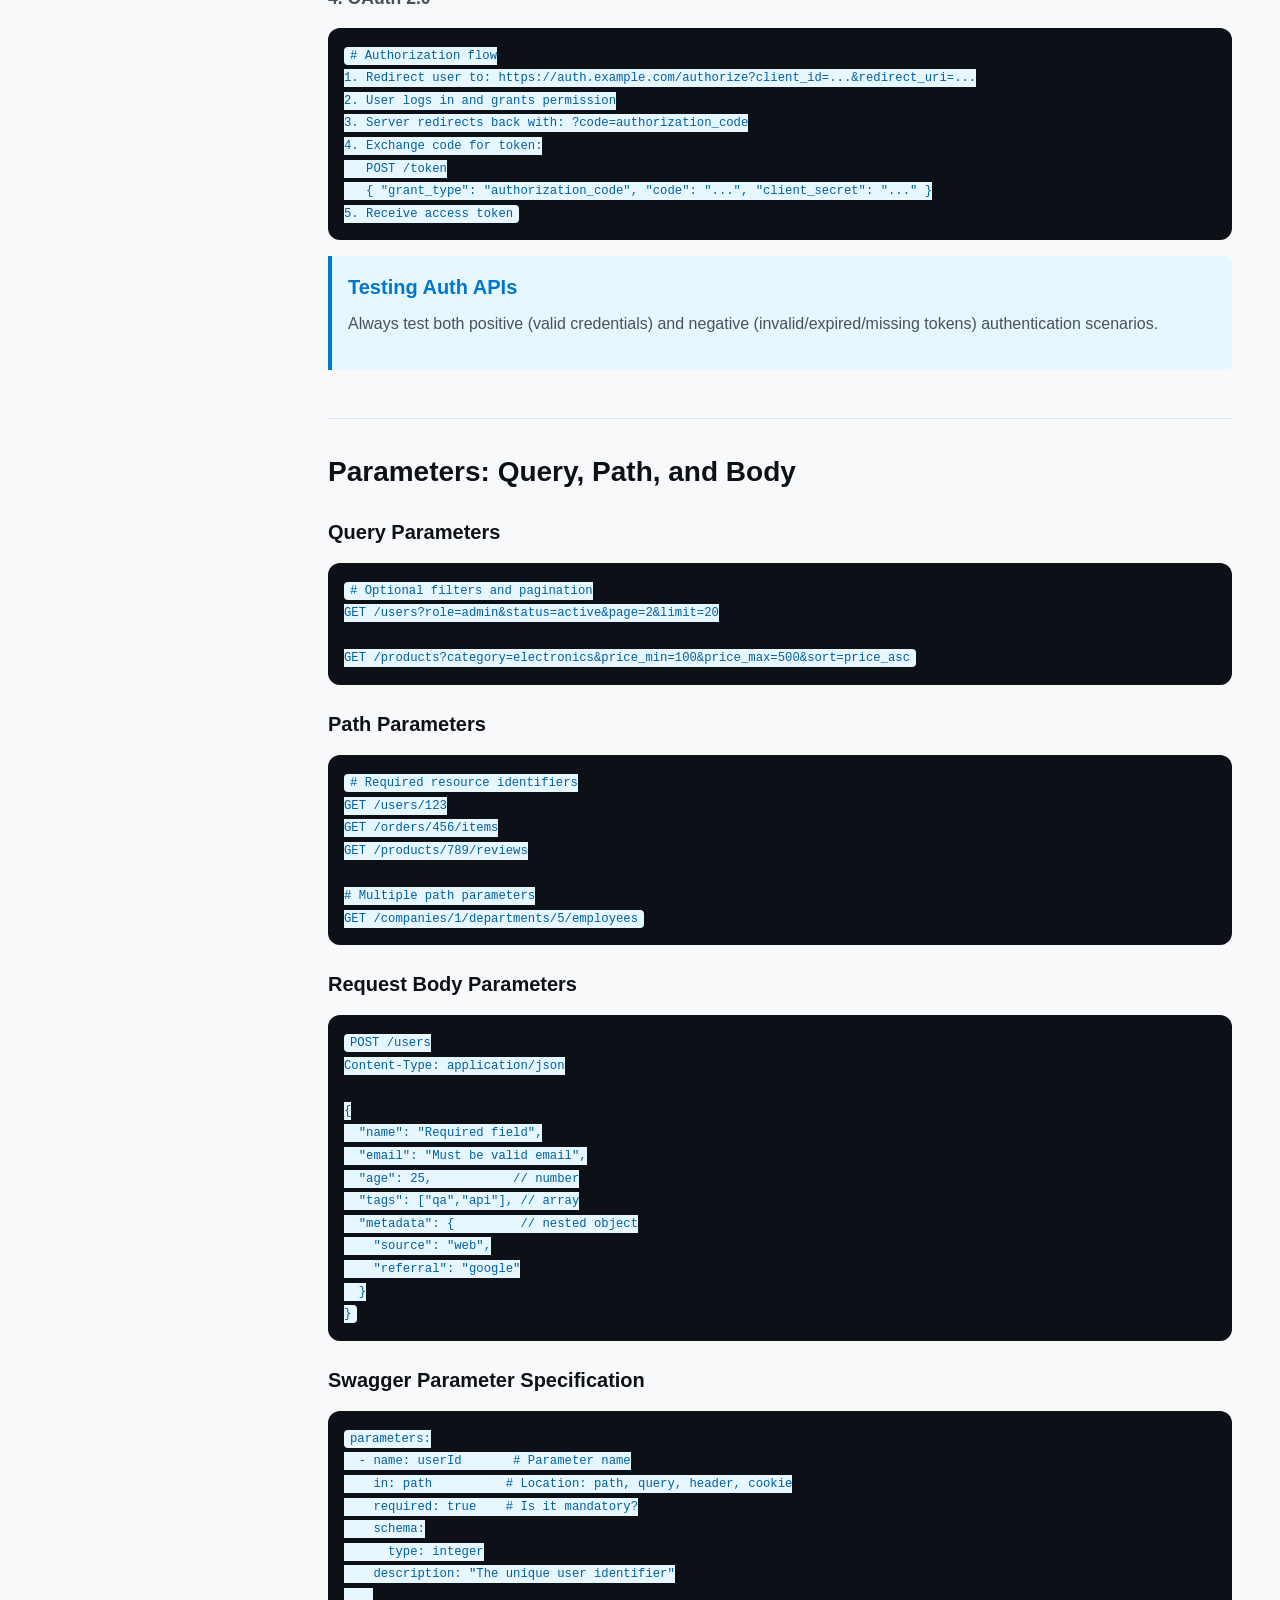
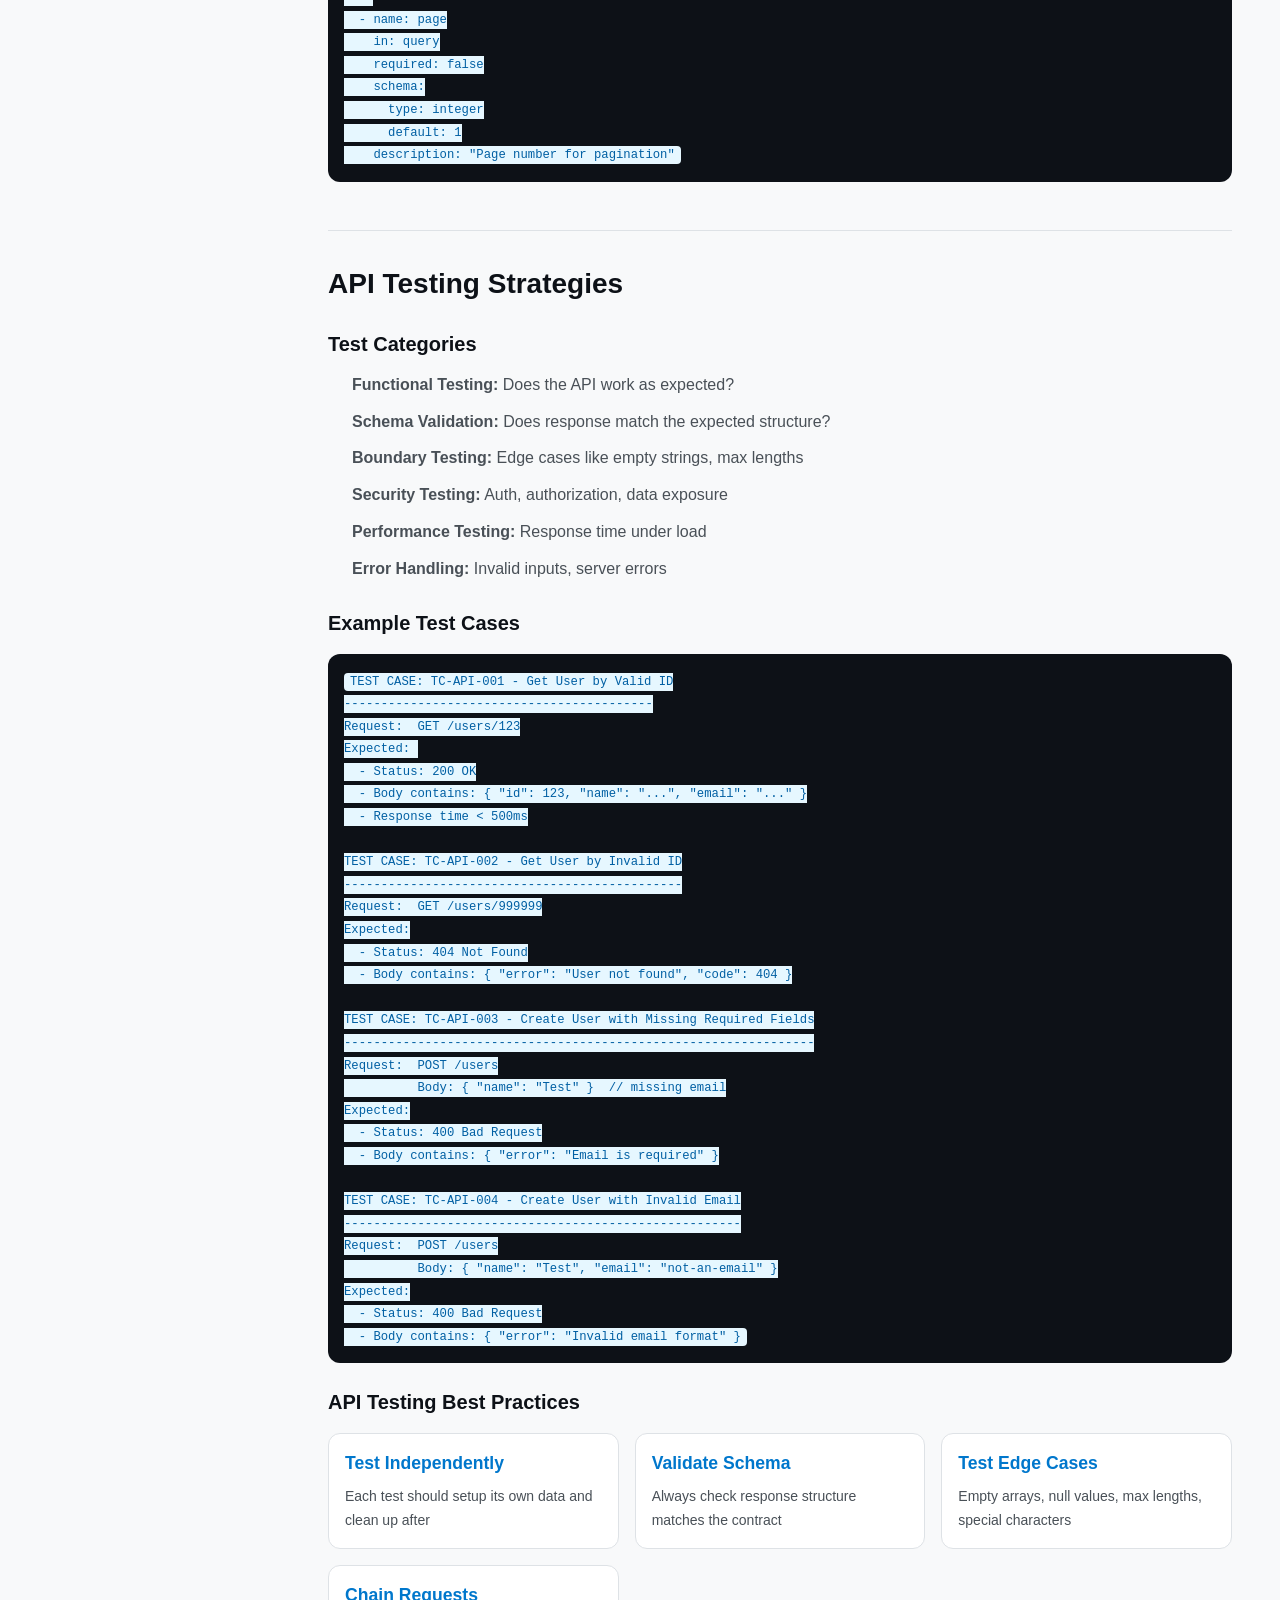
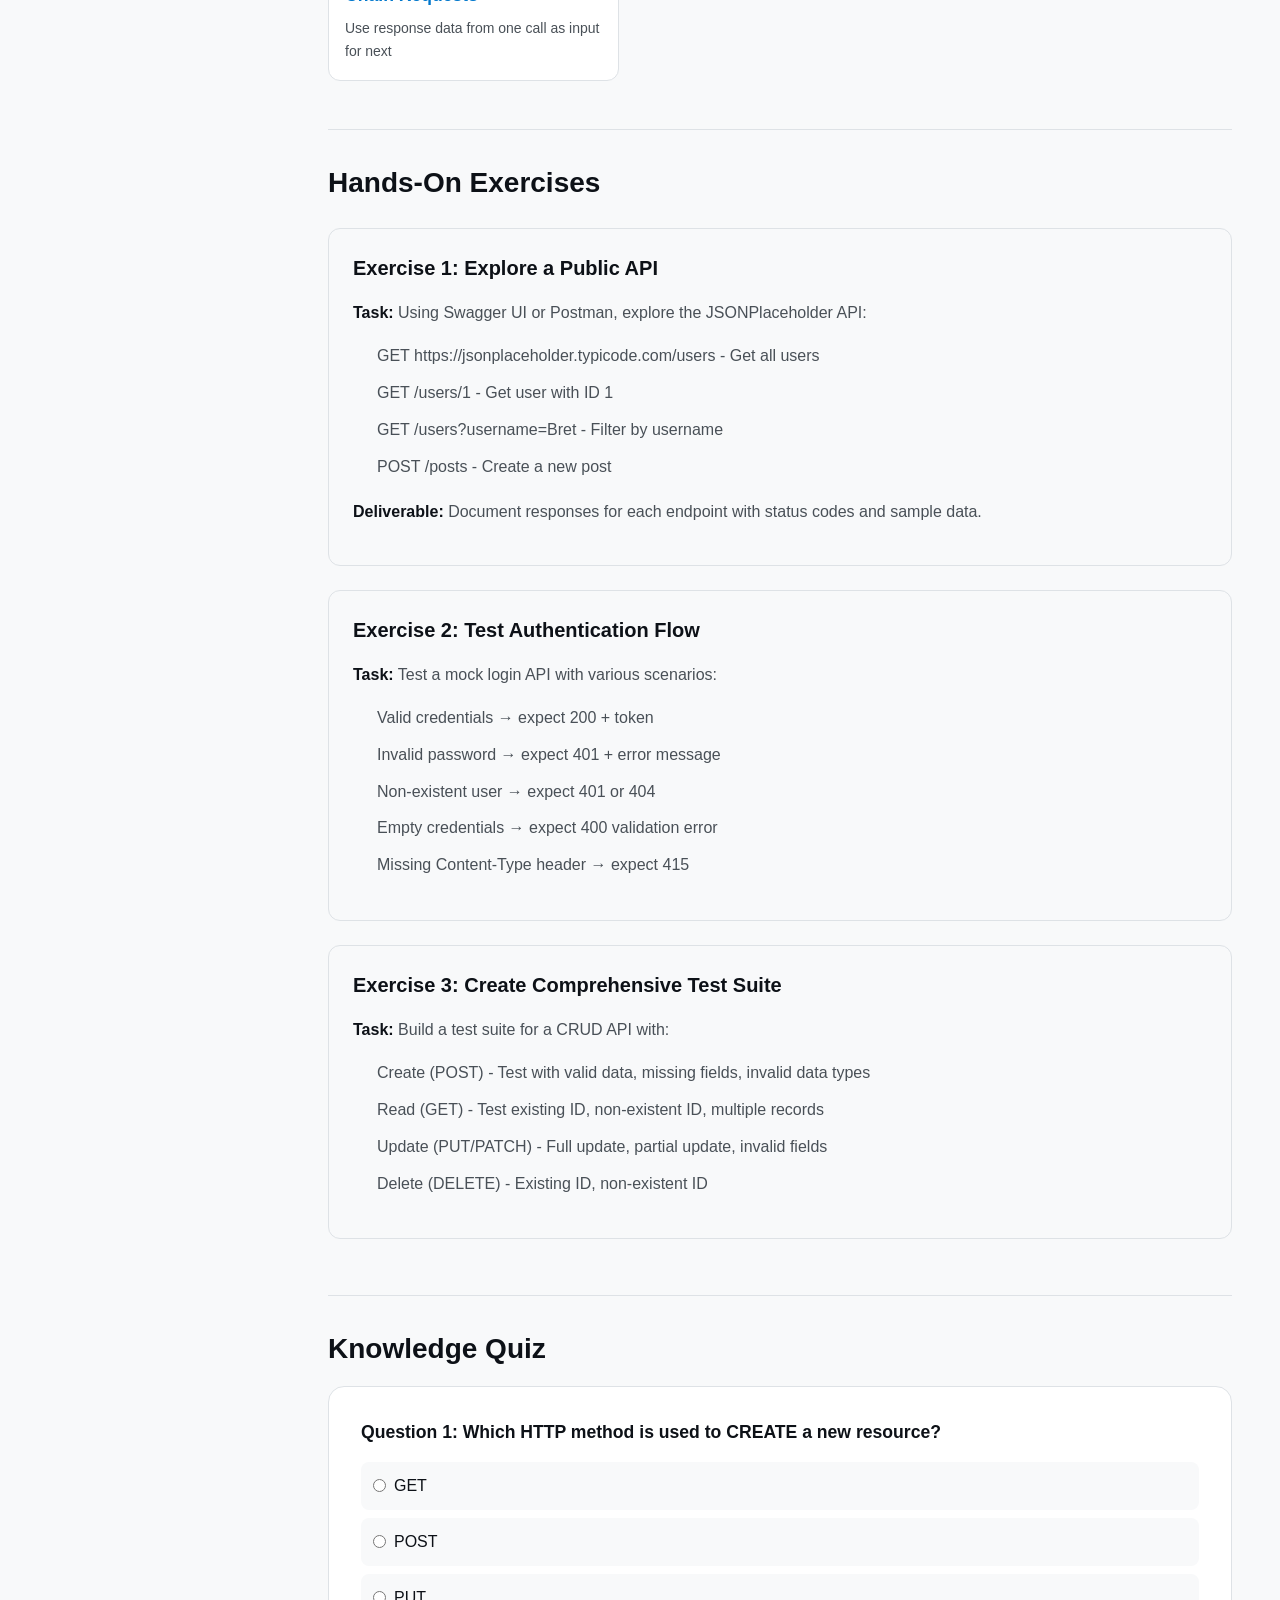
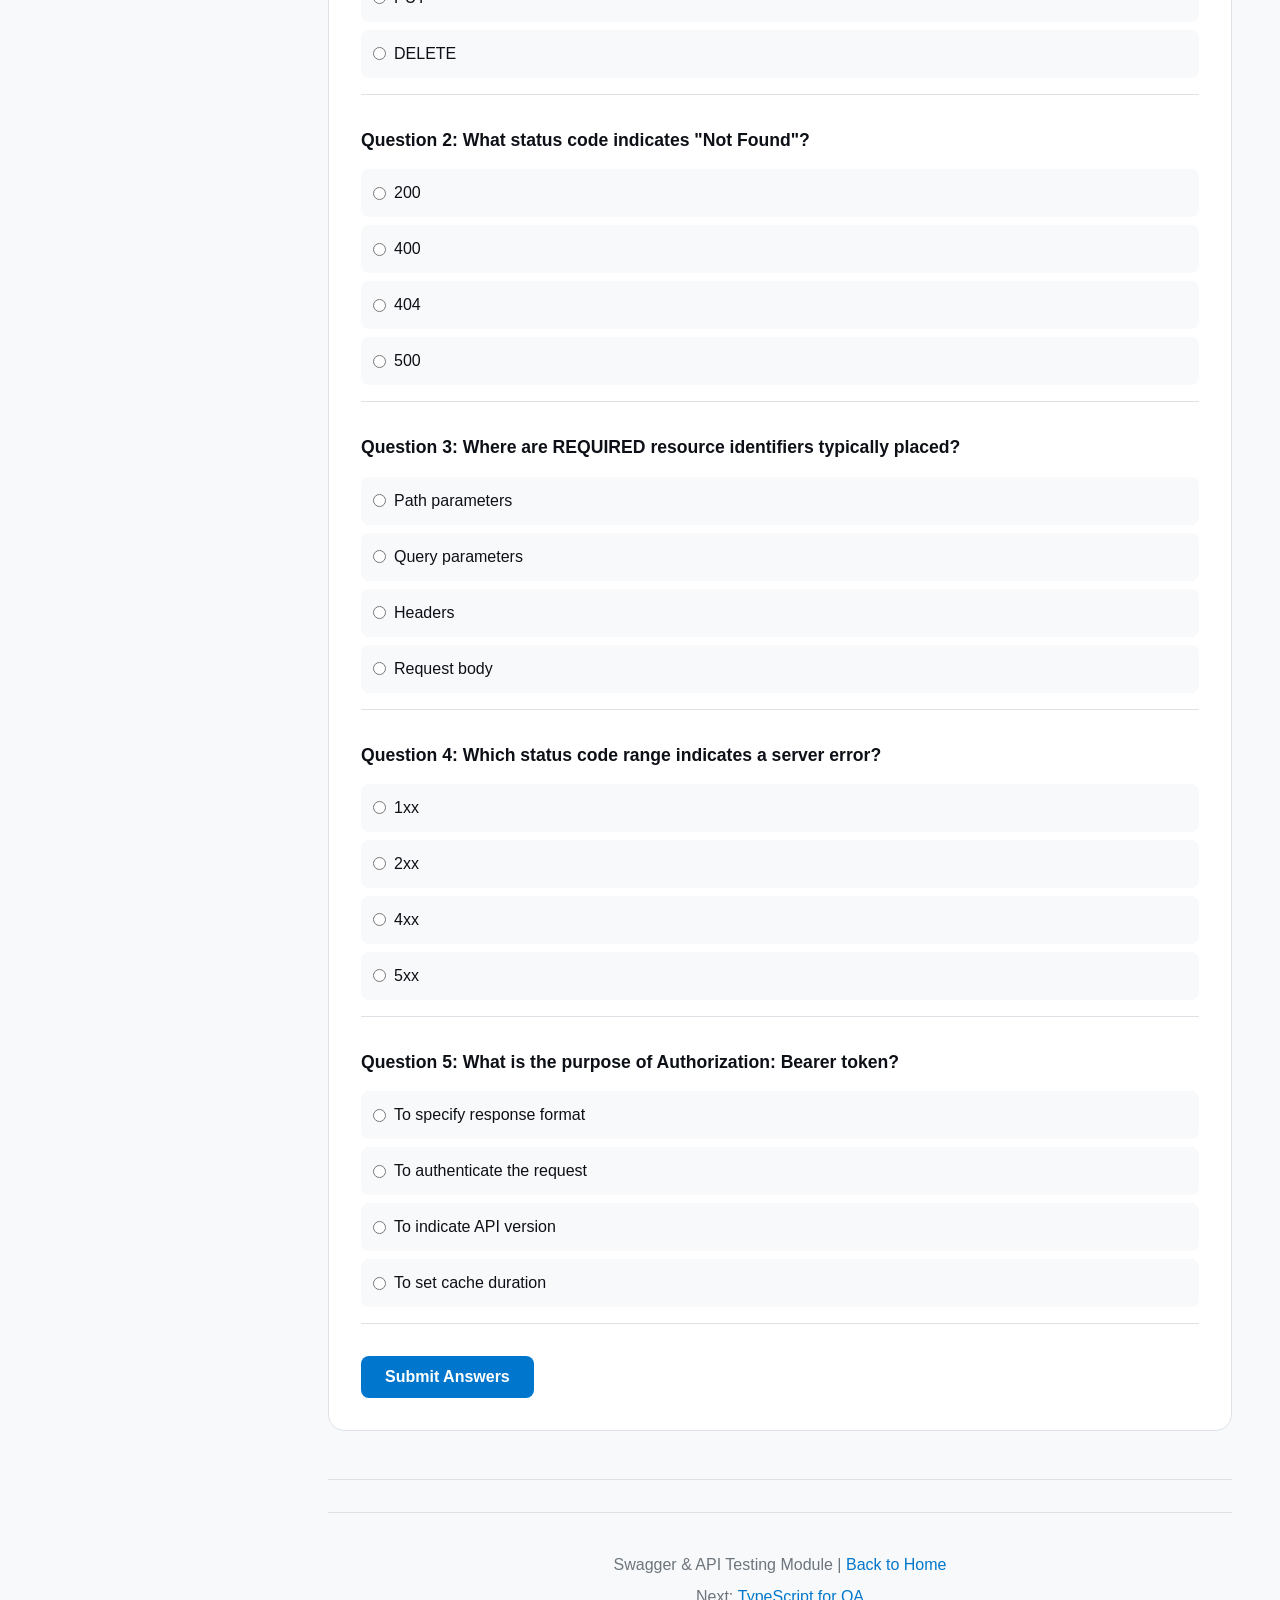
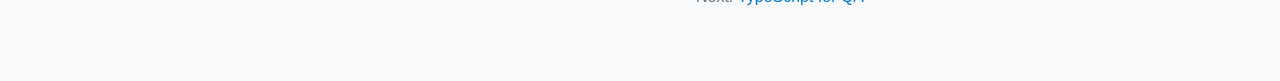
<file: modules/swagger.html>
<!DOCTYPE html>
<html lang="en">
<head>
    <meta charset="UTF-8">
    <meta name="viewport" content="width=device-width, initial-scale=1.0">
    <title>Swagger & API Testing - Complete Guide</title>
    <link rel="stylesheet" href="../css/styles.css">
    <link rel="stylesheet" href="../css/modules.css">
    <link rel="stylesheet" href="https://cdnjs.cloudflare.com/ajax/libs/font-awesome/6.4.0/css/all.min.css">
</head>
<body class="module-page">
    <div class="app-container">
        <aside class="sidebar">
            <div class="sidebar-header">
                <h2><i class="fas fa-code"></i> Swagger & APIs</h2>
            </div>
            <nav class="sidebar-nav">
                <a href="#intro" class="nav-item active">Introduction</a>
                <a href="#what-is-api" class="nav-item">What is an API?</a>
                <a href="#rest-apis" class="nav-item">REST APIs</a>
                <a href="#swagger-ui" class="nav-item">Swagger UI</a>
                <a href="#endpoints" class="nav-item">Endpoints & Methods</a>
                <a href="#requests" class="nav-item">Request/Response</a>
                <a href="#authentication" class="nav-item">Authentication</a>
                <a href="#params" class="nav-item">Parameters</a>
                <a href="#testing" class="nav-item">API Testing</a>
                <a href="#exercises" class="nav-item">Exercises</a>
                <a href="#quiz" class="nav-item">Quiz</a>
                <a href="../index.html" class="nav-item" style="margin-top:1rem; border-top:1px solid var(--border-color); padding-top:1rem;">
                    <i class="fas fa-home"></i> Back to Home
                </a>
            </nav>
        </aside>

        <main class="content">
            <header class="content-header">
                <h1><i class="fas fa-code" style="color:var(--primary)"></i> Swagger & API Testing Complete Guide</h1>
                <p>Master API fundamentals, Swagger documentation, and REST API testing</p>
            </header>

            <section id="intro" class="module-section">
                <h2>Introduction to APIs</h2>
                <p>APIs (Application Programming Interfaces) are the backbone of modern software development. As a QA engineer, understanding APIs is essential for effective testing and automation.</p>
                
                <div class="info-box">
                    <h3>Why APIs Matter for QA</h3>
                    <ul>
                        <li>APIs handle critical business logic - most bugs originate here</li>
                        <li>API testing is faster and more reliable than UI testing</li>
                        <li>You can test functionality before the UI is built</li>
                        <li>API defects are often security vulnerabilities</li>
                    </ul>
                </div>
            </section>

            <section id="what-is-api" class="module-section">
                <h2>What is an API?</h2>
                <p>An API is a set of rules and protocols that allows different software applications to communicate with each other. Think of it as a waiter in a restaurant - you (the user) place an order, and the waiter (API) brings the food (data) from the kitchen (server).</p>

                <h3>Real-World API Example</h3>
                <pre><code>User clicks "Get Weather" in an app
    ↓
App sends request to Weather API: GET /weather?city=Amman
    ↓
API server processes request
    ↓
API returns: { "temperature": 28, "condition": "Sunny", "humidity": 45 }
    ↓
App displays weather information</code></pre>

                <h3>API vs Web UI</h3>
                <table class="data-table">
                    <thead>
                        <tr><th>Aspect</th><th>Web UI</th><th>API</th></tr>
                    </thead>
                    <tbody>
                        <tr><td>Interface</td><td>Graphical buttons/forms</td><td>URL endpoints</td></tr>
                        <tr><td>Communication</td><td>Human-readable</td><td>Machine-readable (JSON/XML)</td></tr>
                        <tr><td>Speed</td><td>Slower (renders visuals)</td><td>Faster (data only)</td></tr>
                        <tr><td>Testing Focus</td><td>UX, visual bugs</td><td>Business logic, data</td></tr>
                        <tr><td>Automation</td><td>Harder (needs browser)</td><td>Easier (HTTP requests)</td></tr>
                    </tbody>
                </table>
            </section>

            <section id="rest-apis" class="module-section">
                <h2>REST APIs</h2>
                <p>REST (Representational State Transfer) is the most common API architecture. REST APIs use standard HTTP methods to perform operations.</p>

                <h3>HTTP Methods</h3>
                <table class="data-table">
                    <thead>
                        <tr><th>Method</th><th>Purpose</th><th>Example</th></tr>
                    </thead>
                    <tbody>
                        <tr><td><strong>GET</strong></td><td>Retrieve data</td><td>GET /users - Get all users</td></tr>
                        <tr><td><strong>POST</strong></td><td>Create new data</td><td>POST /users - Create new user</td></tr>
                        <tr><td><strong>PUT</strong></td><td>Update existing data</td><td>PUT /users/5 - Update user ID 5</td></tr>
                        <tr><td><strong>PATCH</strong></td><td>Partial update</td><td>PATCH /users/5 - Update some fields</td></tr>
                        <tr><td><strong>DELETE</strong></td><td>Delete data</td><td>DELETE /users/5 - Delete user 5</td></tr>
                    </tbody>
                </table>

                <h3>HTTP Status Codes</h3>
                <div class="status-grid">
                    <div class="status-item status-passed">200 OK</div>
                    <div class="status-item status-passed">201 Created</div>
                    <div class="status-item status-untested">400 Bad Request</div>
                    <div class="status-item status-failed">401 Unauthorized</div>
                    <div class="status-item status-failed">403 Forbidden</div>
                    <div class="status-item status-blocked">404 Not Found</div>
                    <div class="status-item status-retest">500 Server Error</div>
                </div>

                <h3>Status Code Categories</h3>
                <ul>
                    <li><strong>1xx:</strong> Informational (request received, continuing)</li>
                    <li><strong>2xx:</strong> Success (request successfully received and accepted)</li>
                    <li><strong>3xx:</strong> Redirection (further action needed)</li>
                    <li><strong>4xx:</strong> Client Error (bad syntax or cannot be fulfilled)</li>
                    <li><strong>5xx:</strong> Server Error (server failed to fulfill valid request)</li>
                </ul>
            </section>

            <section id="swagger-ui" class="module-section">
                <h2>Swagger UI</h2>
                <p>Swagger UI is an interactive documentation tool that lets you explore and test APIs directly from your browser. It reads the OpenAPI specification and generates a visual interface.</p>

                <h3>Swagger UI Features</h3>
                <ul>
                    <li><strong>Interactive Documentation:</strong> See all endpoints with descriptions</li>
                    <li><strong>Try It Out:</strong> Execute API calls directly from the browser</li>
                    <li><strong>Request Builder:</strong> Easily fill in parameters and body data</li>
                    <li><strong>Response Viewer:</strong> View formatted responses with status codes</li>
                    <li><strong>Authentication:</strong> Support for various auth methods</li>
                </ul>

                <h3>Reading Swagger Documentation</h3>
                <pre><code>{
  "openapi": "3.0.0",
  "info": {
    "title": "E-Commerce API",
    "version": "1.0.0",
    "description": "API for online store operations"
  },
  "servers": [
    { "url": "https://api.example.com/v1" }
  ],
  "paths": {
    "/products": {
      "get": {
        "summary": "Get all products",
        "responses": {
          "200": {
            "description": "Successful response",
            "content": {
              "application/json": {
                "schema": { "$ref": "#/components/schemas/Product" }
              }
            }
          }
        }
      }
    }
  }
}</code></pre>
            </section>

            <section id="endpoints" class="module-section">
                <h2>Endpoints & URL Structure</h2>
                <p>An endpoint is a specific URL where an API can be accessed. Each endpoint corresponds to a specific resource or operation.</p>

                <h3>URL Structure</h3>
                <pre><code>https://api.example.com/v1/products/123?format=json&lang=en
\____/  \________/ \__/ \_______/ \__/ \_________/\________/
  |          |       |      |       |        |         |
 Scheme   Domain   Version Endpoint  ID    Query     Query
                                                   Parameter Value</code></pre>

                <h3>Common Endpoint Patterns</h3>
                <pre><code># Collection endpoints
GET    /users          # Get all users
POST   /users          # Create new user

# Single resource endpoints
GET    /users/123      # Get user with ID 123
PUT    /users/123      # Full update of user 123
PATCH  /users/123      # Partial update of user 123
DELETE /users/123      # Delete user 123

# Nested resources
GET    /users/123/orders     # Get orders for user 123
GET    /users/123/orders/5   # Get order 5 for user 123</code></pre>
            </section>

            <section id="requests" class="module-section">
                <h2>Request & Response Structure</h2>
                
                <h3>Request Components</h3>
                <ul>
                    <li><strong>URL:</strong> The endpoint address</li>
                    <li><strong>Method:</strong> GET, POST, PUT, PATCH, DELETE</li>
                    <li><strong>Headers:</strong> Metadata (Content-Type, Authorization, etc.)</li>
                    <li><strong>Query Parameters:</strong> Optional filters in URL (?page=1&limit=10)</li>
                    <li><strong>Path Parameters:</strong> Resource identifiers in URL (/users/123)</li>
                    <li><strong>Body:</strong> Data sent with request (for POST/PUT/PATCH)</li>
                </ul>

                <h3>Request Example</h3>
                <pre><code>POST https://api.example.com/v1/users
Content-Type: application/json
Authorization: Bearer eyJhbGciOiJIUzI1NiIs...

{
  "name": "Ahmed Hassan",
  "email": "ahmed@example.com",
  "role": "tester",
  "department": "QA"
}</code></pre>

                <h3>Response Structure</h3>
                <pre><code>HTTP/1.1 201 Created
Content-Type: application/json
X-Request-ID: abc123
Cache-Control: no-cache

{
  "id": 456,
  "name": "Ahmed Hassan",
  "email": "ahmed@example.com",
  "role": "tester",
  "department": "QA",
  "createdAt": "2024-01-15T10:30:00Z",
  "updatedAt": "2024-01-15T10:30:00Z"
}</code></pre>

                <h3>Common Data Formats</h3>
                <table class="data-table">
                    <thead>
                        <tr><th>Format</th><th>MIME Type</th><th>Usage</th></tr>
                    </thead>
                    <tbody>
                        <tr><td>JSON</td><td>application/json</td><td>Most common, human-readable</td></tr>
                        <tr><td>XML</td><td>application/xml</td><td>Legacy systems, some enterprise</td></tr>
                        <tr><td>HTML</td><td>text/html</td><td>Web pages</td></tr>
                        <tr><td>Plain Text</td><td>text/plain</td><td>Simple string responses</td></tr>
                    </tbody>
                </table>
            </section>

            <section id="authentication" class="module-section">
                <h2>Authentication</h2>
                <p>APIs use various authentication methods to secure endpoints and identify users.</p>

                <h3>Common Auth Methods</h3>
                
                <h4>1. API Key</h4>
                <pre><code># API key passed in header
X-API-Key: your-api-key-here

# Or as query parameter
GET /users?api_key=your-api-key-here</code></pre>

                <h4>2. Bearer Token (JWT)</h4>
                <pre><code>Authorization: Bearer eyJhbGciOiJIUzI1NiIsInR5cCI6IkpXVCJ9...
# JWT has 3 parts: header.payload.signature</code></pre>

                <h4>3. Basic Auth</h4>
                <pre><code>Authorization: Basic base64(email:password)
# e.g., Basic dXNlckBleGFtcGxlLmNvbTpwYXNzd29yZA==</code></pre>

                <h4>4. OAuth 2.0</h4>
                <pre><code># Authorization flow
1. Redirect user to: https://auth.example.com/authorize?client_id=...&redirect_uri=...
2. User logs in and grants permission
3. Server redirects back with: ?code=authorization_code
4. Exchange code for token:
   POST /token
   { "grant_type": "authorization_code", "code": "...", "client_secret": "..." }
5. Receive access token</code></pre>

                <div class="info-box">
                    <h3>Testing Auth APIs</h3>
                    <p>Always test both positive (valid credentials) and negative (invalid/expired/missing tokens) authentication scenarios.</p>
                </div>
            </section>

            <section id="params" class="module-section">
                <h2>Parameters: Query, Path, and Body</h2>

                <h3>Query Parameters</h3>
                <pre><code># Optional filters and pagination
GET /users?role=admin&status=active&page=2&limit=20

GET /products?category=electronics&price_min=100&price_max=500&sort=price_asc</code></pre>

                <h3>Path Parameters</h3>
                <pre><code># Required resource identifiers
GET /users/123
GET /orders/456/items
GET /products/789/reviews

# Multiple path parameters
GET /companies/1/departments/5/employees</code></pre>

                <h3>Request Body Parameters</h3>
                <pre><code>POST /users
Content-Type: application/json

{
  "name": "Required field",
  "email": "Must be valid email",
  "age": 25,           // number
  "tags": ["qa","api"], // array
  "metadata": {         // nested object
    "source": "web",
    "referral": "google"
  }
}</code></pre>

                <h3>Swagger Parameter Specification</h3>
                <pre><code>parameters:
  - name: userId       # Parameter name
    in: path          # Location: path, query, header, cookie
    required: true    # Is it mandatory?
    schema:
      type: integer
    description: "The unique user identifier"
    
  - name: page
    in: query
    required: false
    schema:
      type: integer
      default: 1
    description: "Page number for pagination"</code></pre>
            </section>

            <section id="testing" class="module-section">
                <h2>API Testing Strategies</h2>

                <h3>Test Categories</h3>
                <ul>
                    <li><strong>Functional Testing:</strong> Does the API work as expected?</li>
                    <li><strong>Schema Validation:</strong> Does response match the expected structure?</li>
                    <li><strong>Boundary Testing:</strong> Edge cases like empty strings, max lengths</li>
                    <li><strong>Security Testing:</strong> Auth, authorization, data exposure</li>
                    <li><strong>Performance Testing:</strong> Response time under load</li>
                    <li><strong>Error Handling:</strong> Invalid inputs, server errors</li>
                </ul>

                <h3>Example Test Cases</h3>
                <pre><code>TEST CASE: TC-API-001 - Get User by Valid ID
------------------------------------------
Request:  GET /users/123
Expected: 
  - Status: 200 OK
  - Body contains: { "id": 123, "name": "...", "email": "..." }
  - Response time < 500ms

TEST CASE: TC-API-002 - Get User by Invalid ID
----------------------------------------------
Request:  GET /users/999999
Expected:
  - Status: 404 Not Found
  - Body contains: { "error": "User not found", "code": 404 }

TEST CASE: TC-API-003 - Create User with Missing Required Fields
----------------------------------------------------------------
Request:  POST /users
          Body: { "name": "Test" }  // missing email
Expected:
  - Status: 400 Bad Request
  - Body contains: { "error": "Email is required" }

TEST CASE: TC-API-004 - Create User with Invalid Email
------------------------------------------------------
Request:  POST /users
          Body: { "name": "Test", "email": "not-an-email" }
Expected:
  - Status: 400 Bad Request
  - Body contains: { "error": "Invalid email format" }</code></pre>

                <h3>API Testing Best Practices</h3>
                <div class="tips-grid">
                    <div class="tip-card">
                        <h4>Test Independently</h4>
                        <p>Each test should setup its own data and clean up after</p>
                    </div>
                    <div class="tip-card">
                        <h4>Validate Schema</h4>
                        <p>Always check response structure matches the contract</p>
                    </div>
                    <div class="tip-card">
                        <h4>Test Edge Cases</h4>
                        <p>Empty arrays, null values, max lengths, special characters</p>
                    </div>
                    <div class="tip-card">
                        <h4>Chain Requests</h4>
                        <p>Use response data from one call as input for next</p>
                    </div>
                </div>
            </section>

            <section id="exercises" class="module-section">
                <h2>Hands-On Exercises</h2>

                <div class="exercise">
                    <h3>Exercise 1: Explore a Public API</h3>
                    <p><strong>Task:</strong> Using Swagger UI or Postman, explore the JSONPlaceholder API:</p>
                    <ul>
                        <li>GET https://jsonplaceholder.typicode.com/users - Get all users</li>
                        <li>GET /users/1 - Get user with ID 1</li>
                        <li>GET /users?username=Bret - Filter by username</li>
                        <li>POST /posts - Create a new post</li>
                    </ul>
                    <p><strong>Deliverable:</strong> Document responses for each endpoint with status codes and sample data.</p>
                </div>

                <div class="exercise">
                    <h3>Exercise 2: Test Authentication Flow</h3>
                    <p><strong>Task:</strong> Test a mock login API with various scenarios:</p>
                    <ul>
                        <li>Valid credentials → expect 200 + token</li>
                        <li>Invalid password → expect 401 + error message</li>
                        <li>Non-existent user → expect 401 or 404</li>
                        <li>Empty credentials → expect 400 validation error</li>
                        <li>Missing Content-Type header → expect 415</li>
                    </ul>
                </div>

                <div class="exercise">
                    <h3>Exercise 3: Create Comprehensive Test Suite</h3>
                    <p><strong>Task:</strong> Build a test suite for a CRUD API with:</p>
                    <ul>
                        <li>Create (POST) - Test with valid data, missing fields, invalid data types</li>
                        <li>Read (GET) - Test existing ID, non-existent ID, multiple records</li>
                        <li>Update (PUT/PATCH) - Full update, partial update, invalid fields</li>
                        <li>Delete (DELETE) - Existing ID, non-existent ID</li>
                    </ul>
                </div>
            </section>

            <section id="quiz" class="module-section">
                <h2>Knowledge Quiz</h2>
                
                <div class="quiz-container">
                    <div class="quiz-question" data-correct="b">
                        <h4>Question 1: Which HTTP method is used to CREATE a new resource?</h4>
                        <div class="quiz-options">
                            <label><input type="radio" name="q1" value="a"> GET</label>
                            <label><input type="radio" name="q1" value="b"> POST</label>
                            <label><input type="radio" name="q1" value="c"> PUT</label>
                            <label><input type="radio" name="q1" value="d"> DELETE</label>
                        </div>
                    </div>

                    <div class="quiz-question" data-correct="c">
                        <h4>Question 2: What status code indicates "Not Found"?</h4>
                        <div class="quiz-options">
                            <label><input type="radio" name="q2" value="a"> 200</label>
                            <label><input type="radio" name="q2" value="b"> 400</label>
                            <label><input type="radio" name="q2" value="c"> 404</label>
                            <label><input type="radio" name="q2" value="d"> 500</label>
                        </div>
                    </div>

                    <div class="quiz-question" data-correct="a">
                        <h4>Question 3: Where are REQUIRED resource identifiers typically placed?</h4>
                        <div class="quiz-options">
                            <label><input type="radio" name="q3" value="a"> Path parameters</label>
                            <label><input type="radio" name="q3" value="b"> Query parameters</label>
                            <label><input type="radio" name="q3" value="c"> Headers</label>
                            <label><input type="radio" name="q3" value="d"> Request body</label>
                        </div>
                    </div>

                    <div class="quiz-question" data-correct="d">
                        <h4>Question 4: Which status code range indicates a server error?</h4>
                        <div class="quiz-options">
                            <label><input type="radio" name="q4" value="a"> 1xx</label>
                            <label><input type="radio" name="q4" value="b"> 2xx</label>
                            <label><input type="radio" name="q4" value="c"> 4xx</label>
                            <label><input type="radio" name="q4" value="d"> 5xx</label>
                        </div>
                    </div>

                    <div class="quiz-question" data-correct="b">
                        <h4>Question 5: What is the purpose of Authorization: Bearer token?</h4>
                        <div class="quiz-options">
                            <label><input type="radio" name="q5" value="a"> To specify response format</label>
                            <label><input type="radio" name="q5" value="b"> To authenticate the request</label>
                            <label><input type="radio" name="q5" value="c"> To indicate API version</label>
                            <label><input type="radio" name="q5" value="d"> To set cache duration</label>
                        </div>
                    </div>

                    <button class="btn-primary" onclick="checkQuiz()">Submit Answers</button>
                    <div id="quiz-results" class="quiz-results"></div>
                </div>
            </section>

            <footer class="content-footer">
                <p>Swagger & API Testing Module | <a href="../index.html">Back to Home</a></p>
                <p>Next: <a href="typescript.html">TypeScript for QA</a></p>
            </footer>
        </main>
    </div>

    <script src="../js/app.js"></script>
    <script>
        function checkQuiz() {
            const questions = document.querySelectorAll('.quiz-question');
            let correct = 0;
            let total = questions.length;

            questions.forEach((q, index) => {
                const correctAnswer = q.dataset.correct;
                const selected = q.querySelector('input[name="q' + (index + 1) + '"]:checked');
                const options = q.querySelectorAll('.quiz-options label');
                options.forEach(opt => opt.classList.remove('correct', 'incorrect'));

                if (selected) {
                    const parentLabel = selected.closest('label');
                    if (selected.value === correctAnswer) {
                        correct++;
                        parentLabel.classList.add('correct');
                    } else {
                        parentLabel.classList.add('incorrect');
                        q.querySelector('input[value="' + correctAnswer + '"]').closest('label').classList.add('correct');
                    }
                } else {
                    q.querySelector('input[value="' + correctAnswer + '"]').closest('label').classList.add('correct');
                }
            });

            const percentage = Math.round((correct / total) * 100);
            document.getElementById('quiz-results').innerHTML = `
                <h4>Results: ${correct}/${total} (${percentage}%)</h4>
                <p>${percentage >= 80 ? 'Excellent! You have mastered API testing!' : percentage >= 60 ? 'Good job! Review incorrect answers.' : 'Keep learning! Review the module content.'}</p>
            `;
            document.getElementById('quiz-results').style.display = 'block';
        }

        // Smooth scroll for nav
        document.querySelectorAll('.nav-item').forEach(item => {
            item.addEventListener('click', function(e) {
                const href = this.getAttribute('href');
                if (href.startsWith('#')) {
                    e.preventDefault();
                    document.querySelector(href)?.scrollIntoView({ behavior: 'smooth' });
                    document.querySelectorAll('.nav-item').forEach(i => i.classList.remove('active'));
                    this.classList.add('active');
                }
            });
        });
    </script>
</body>
</html>
</file>
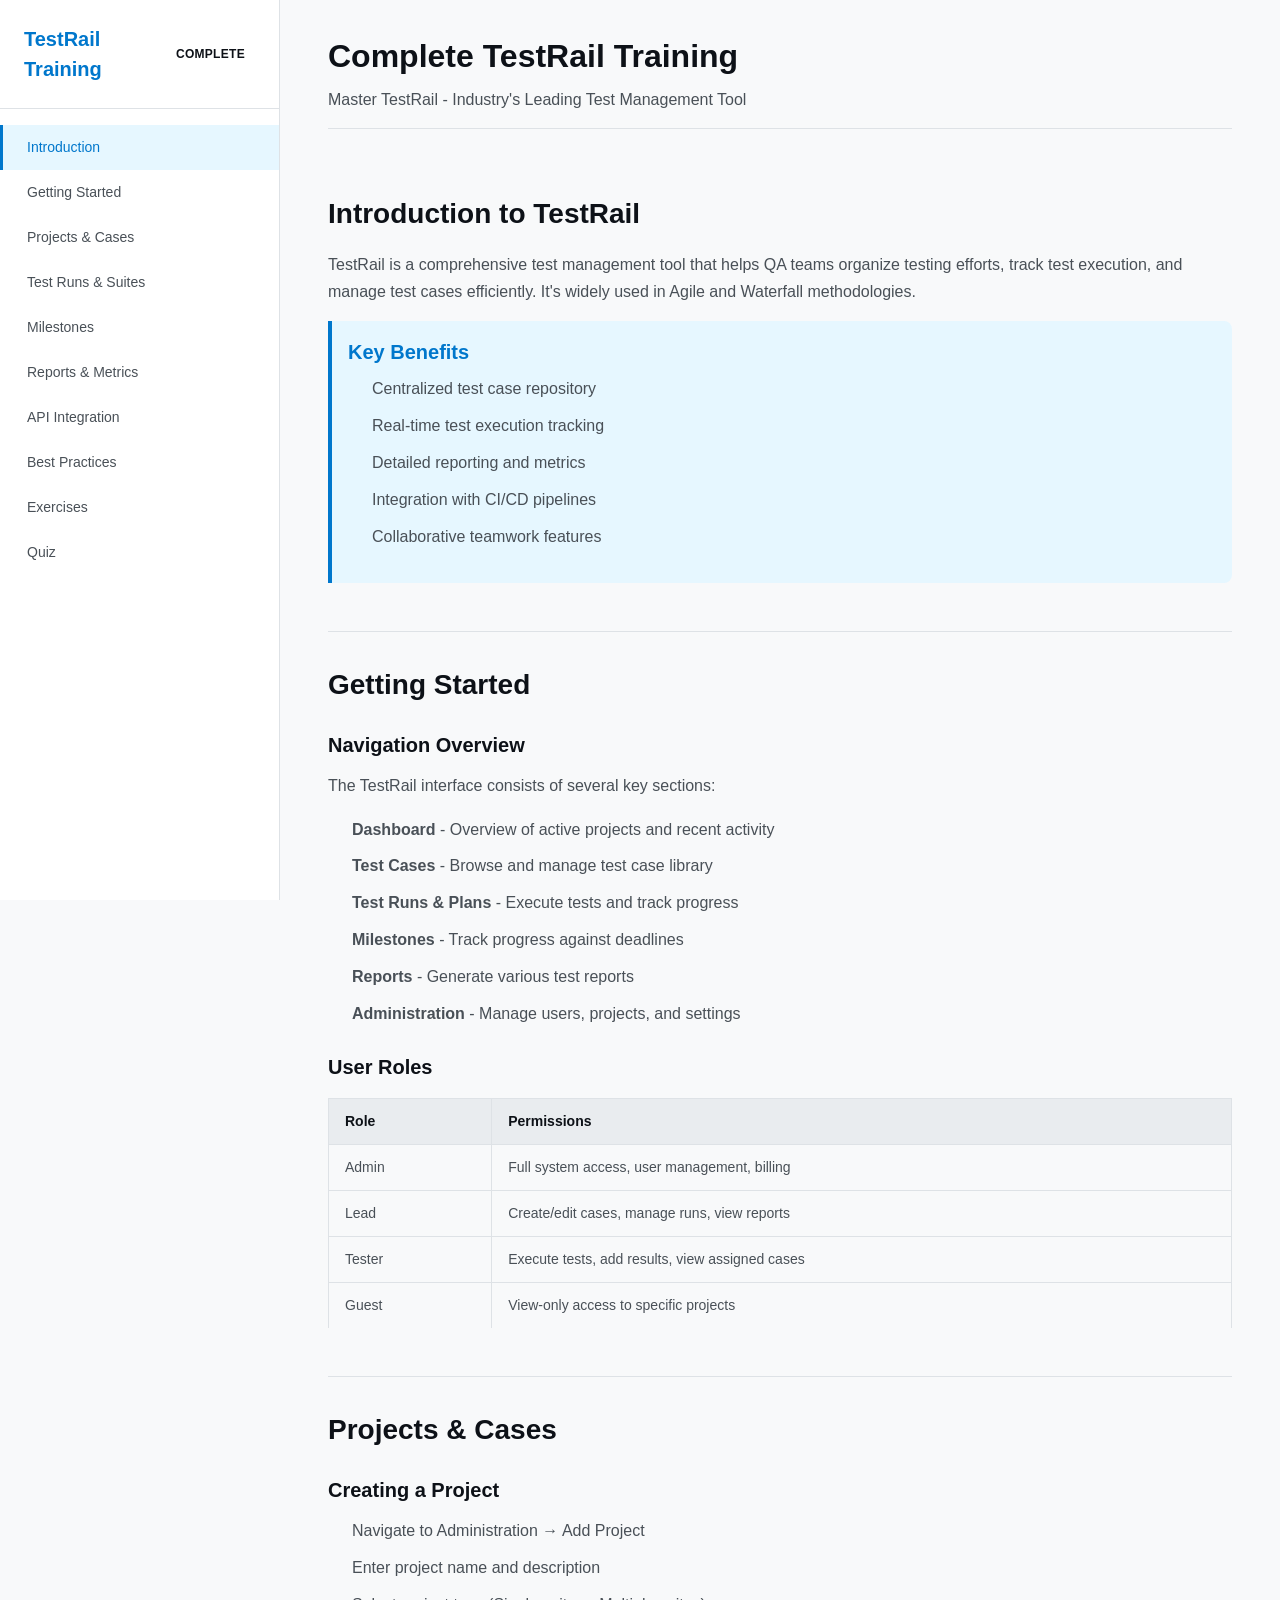
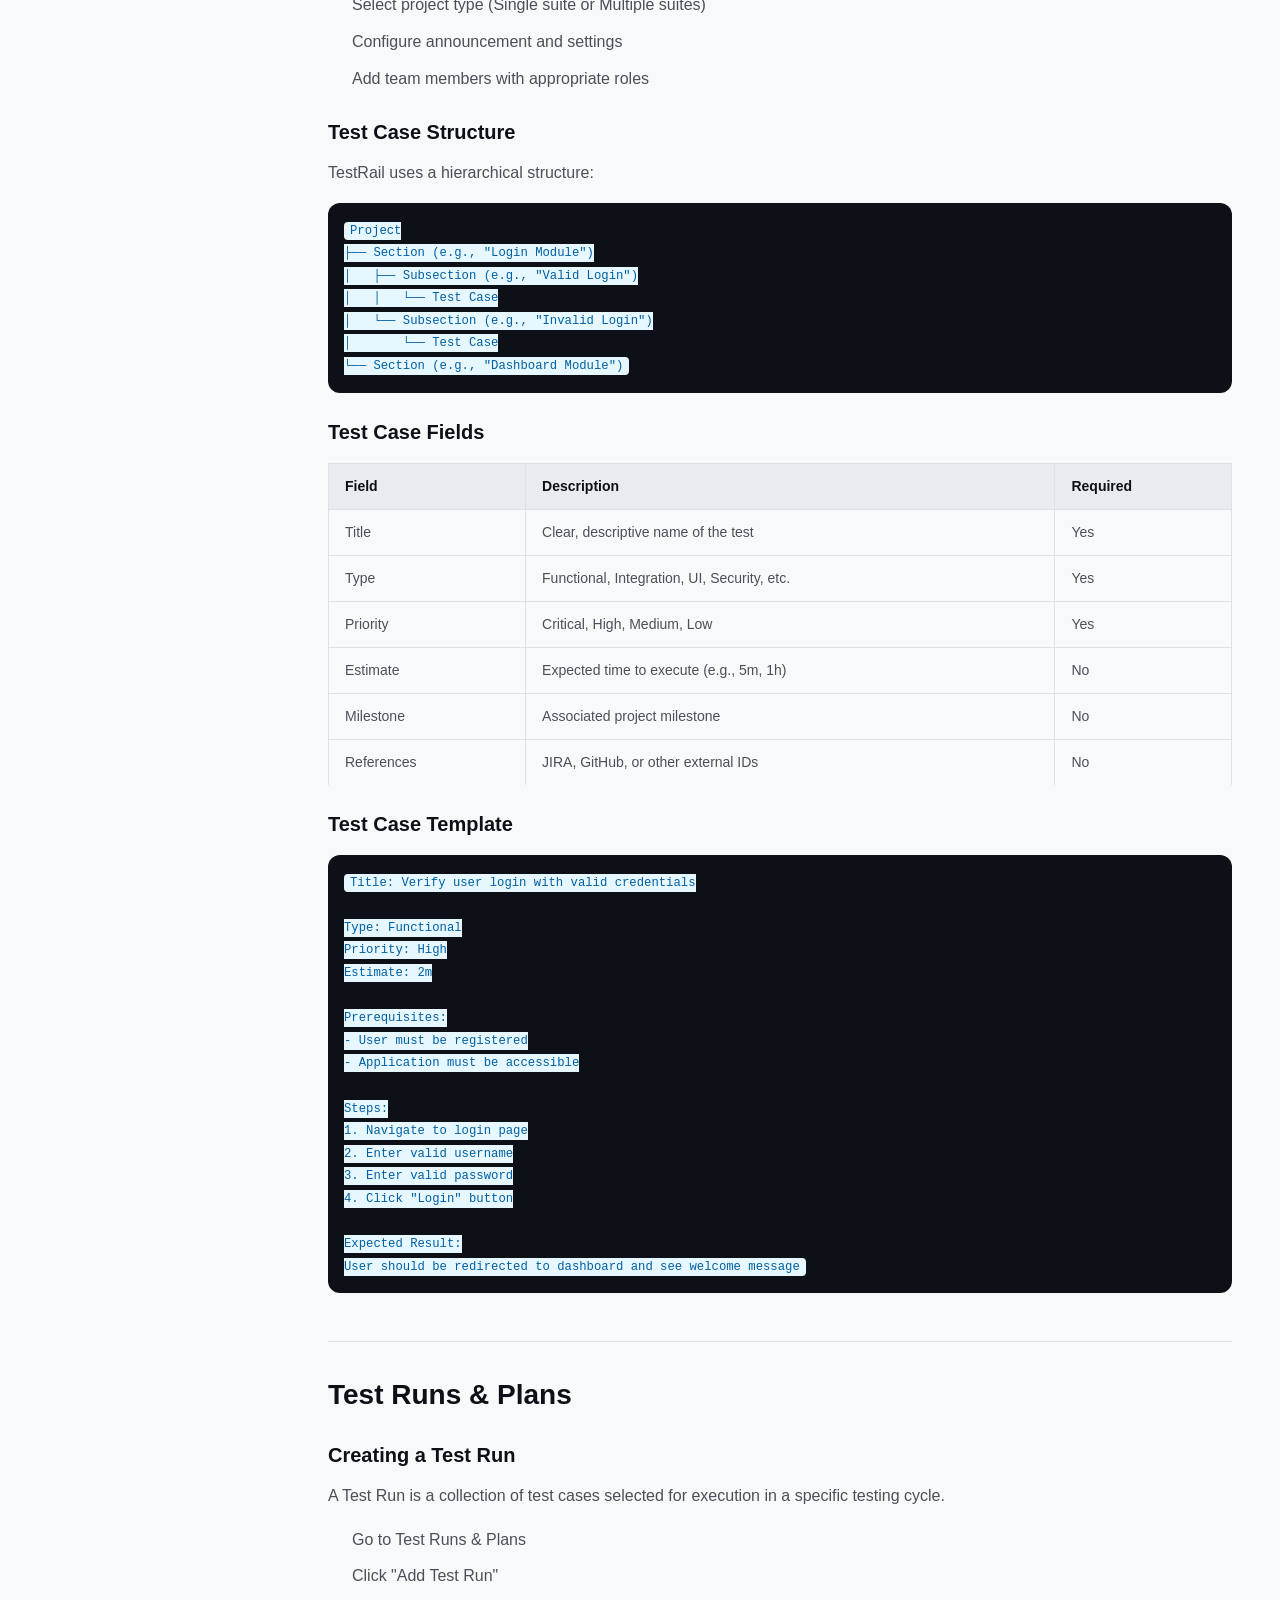
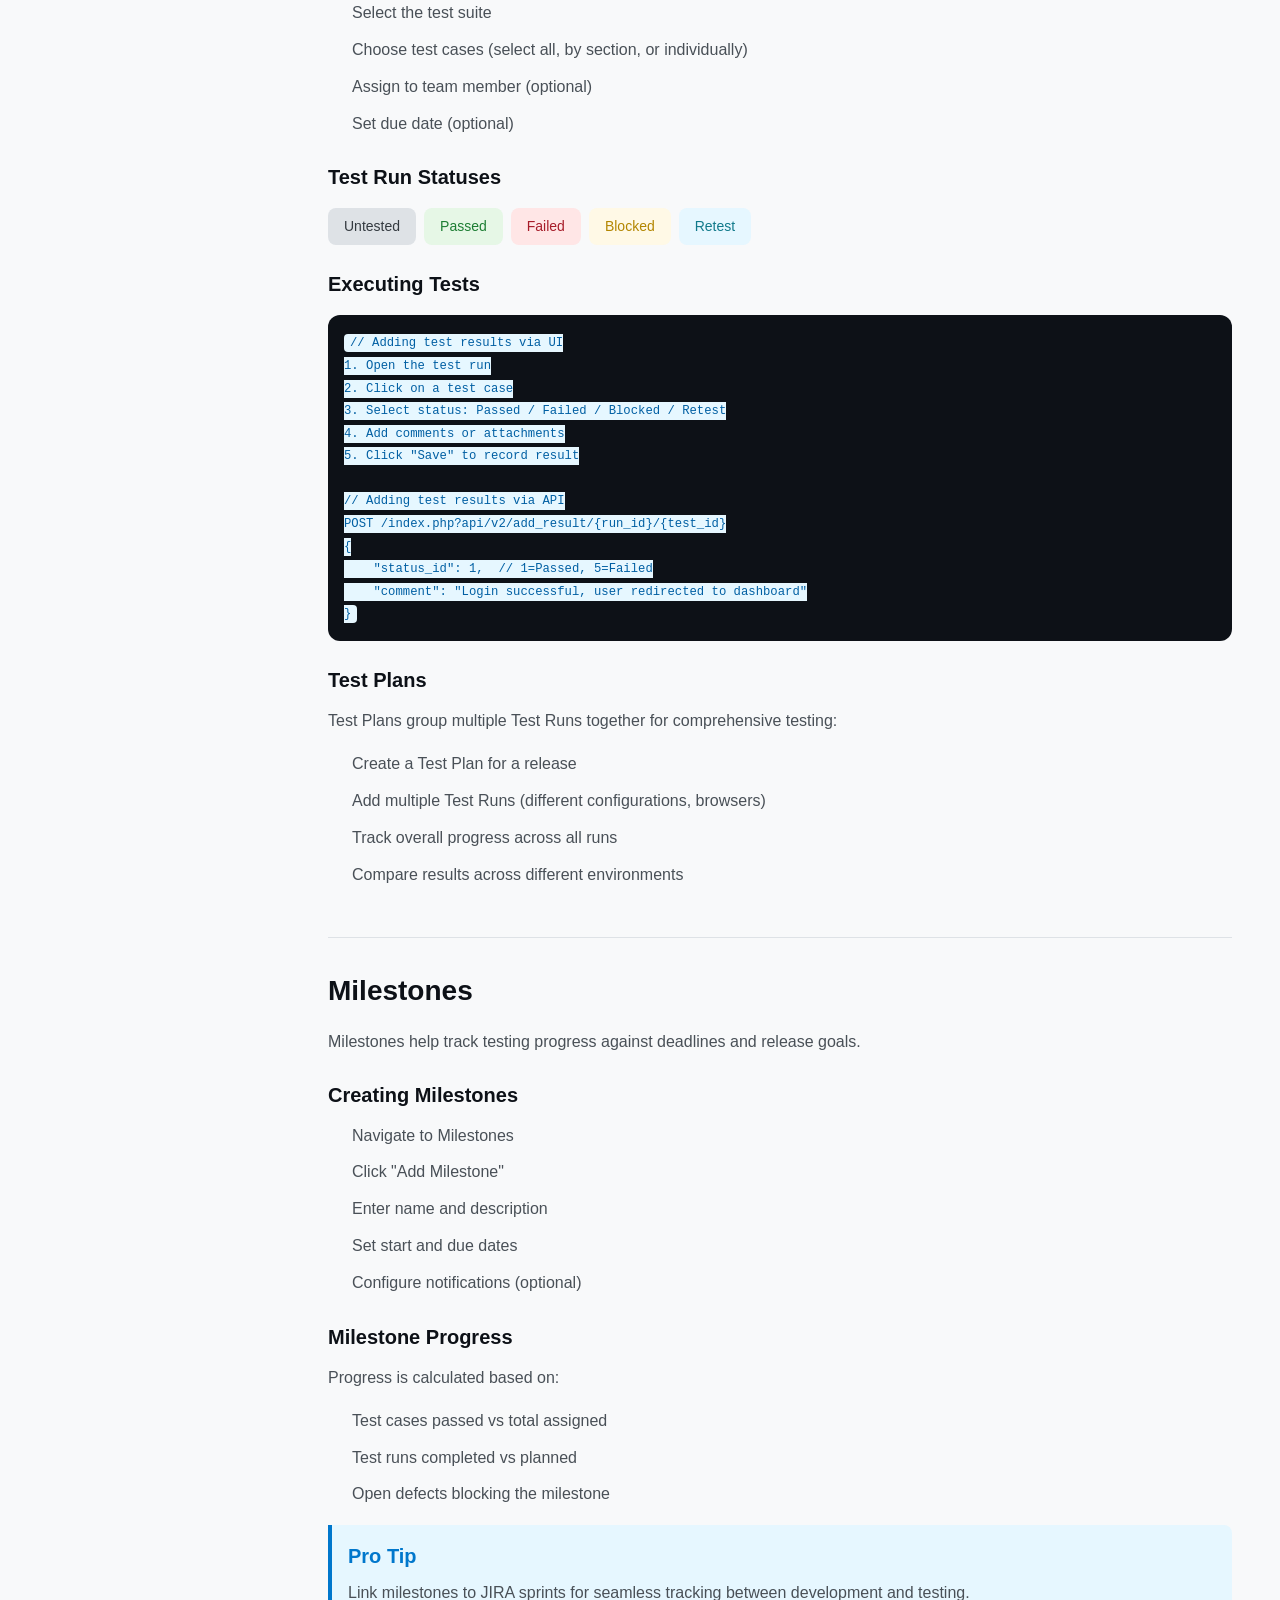
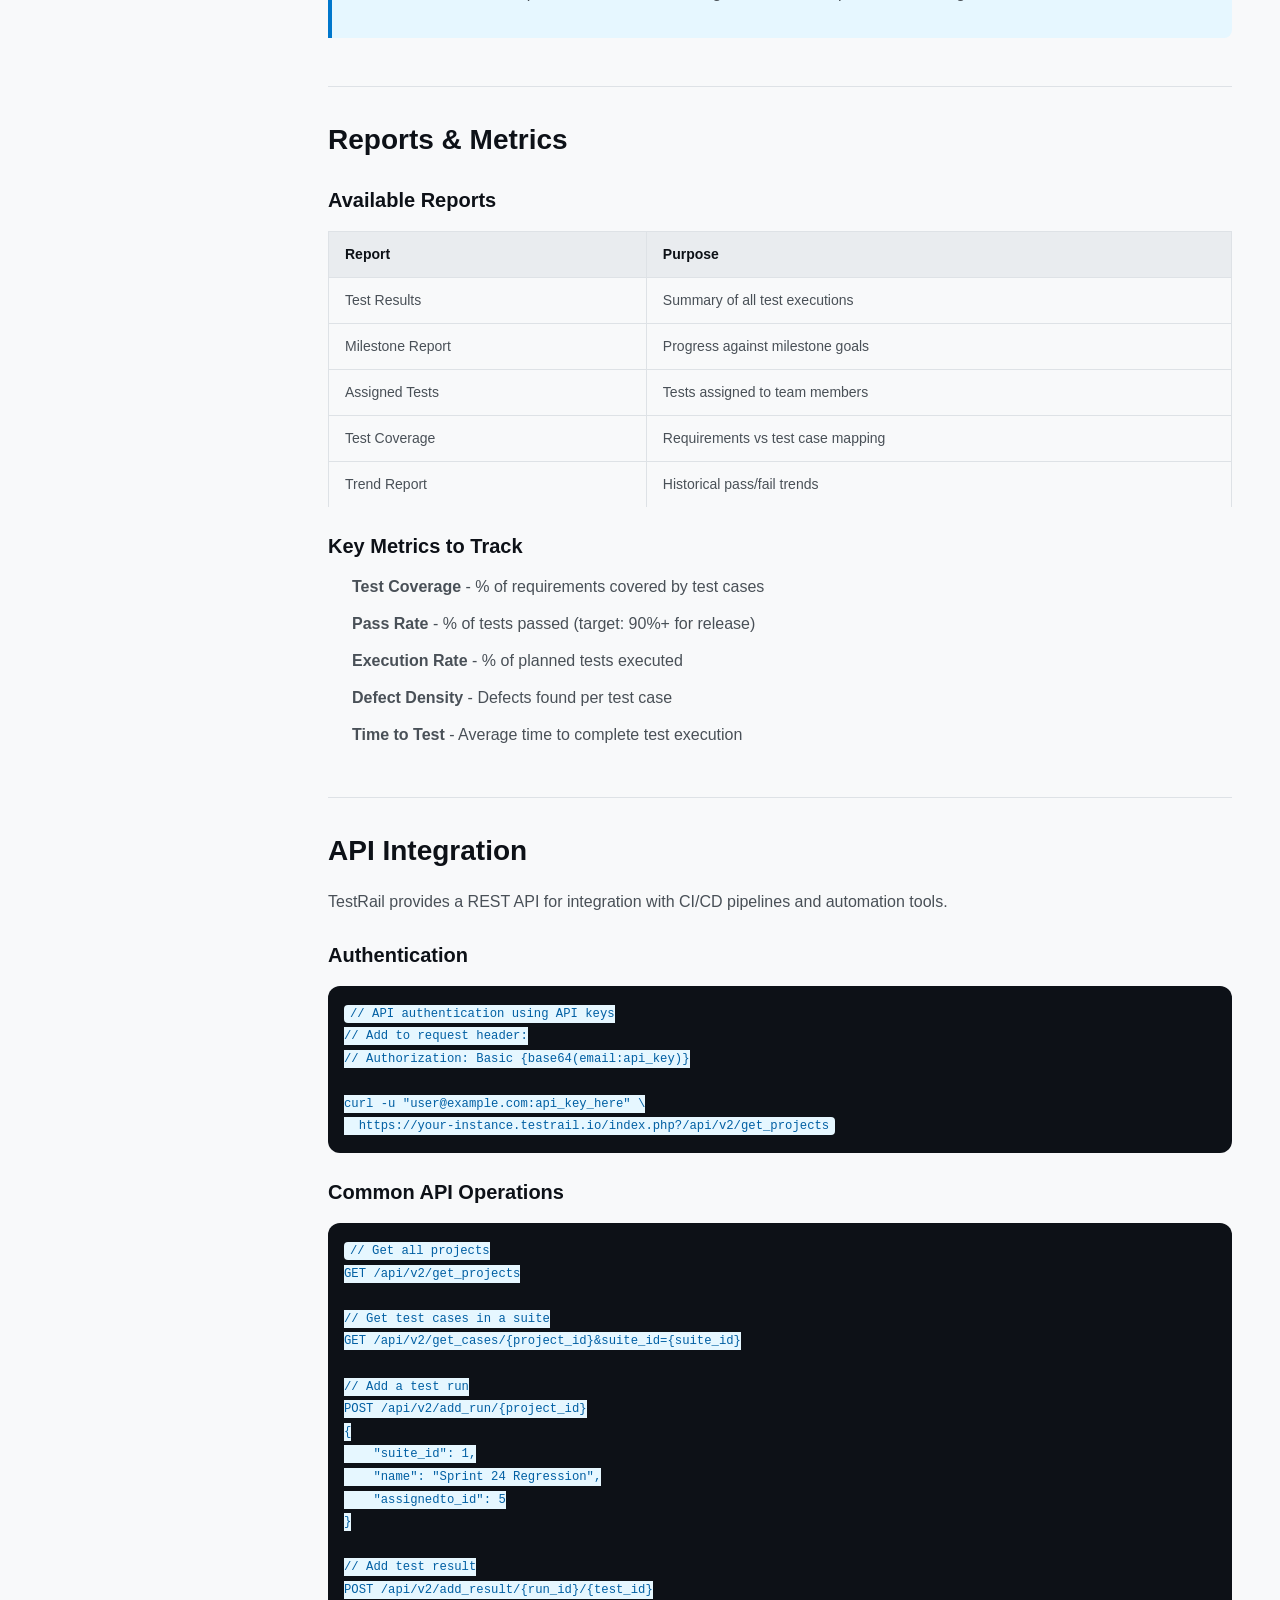
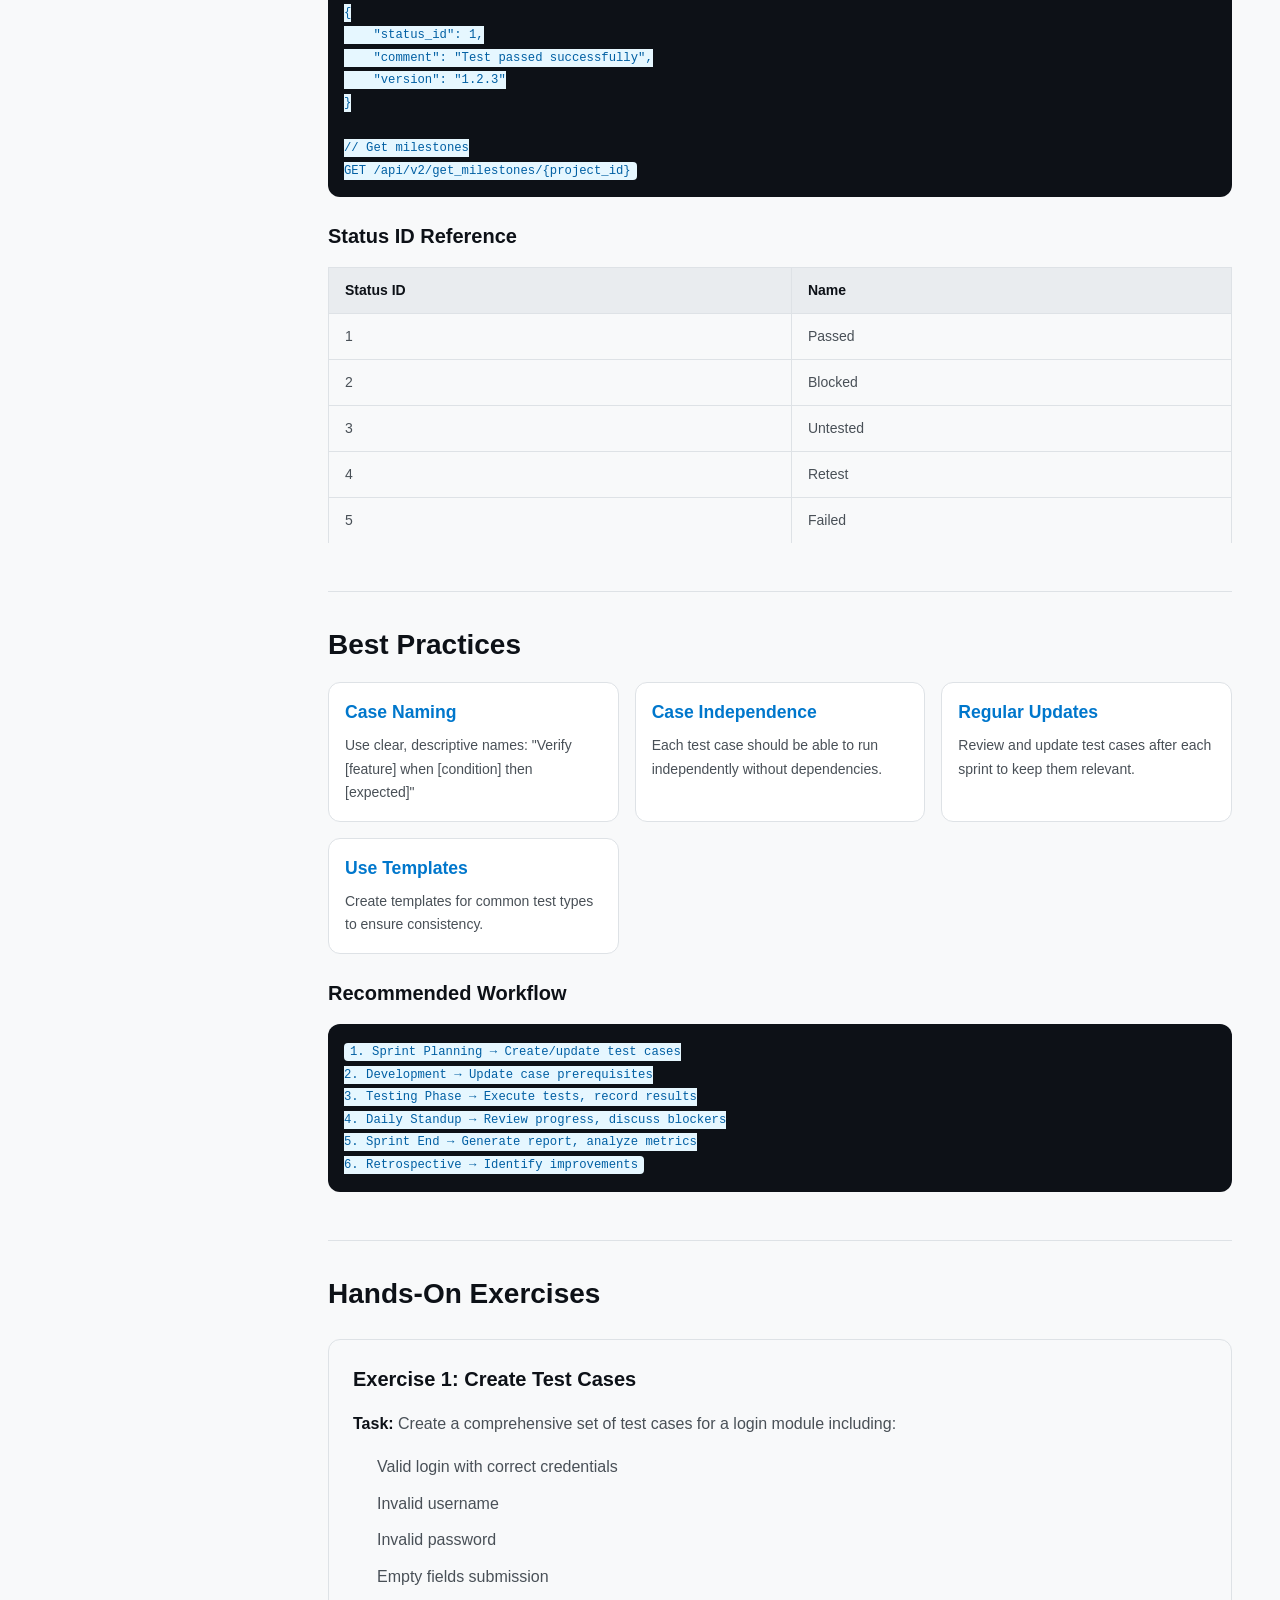
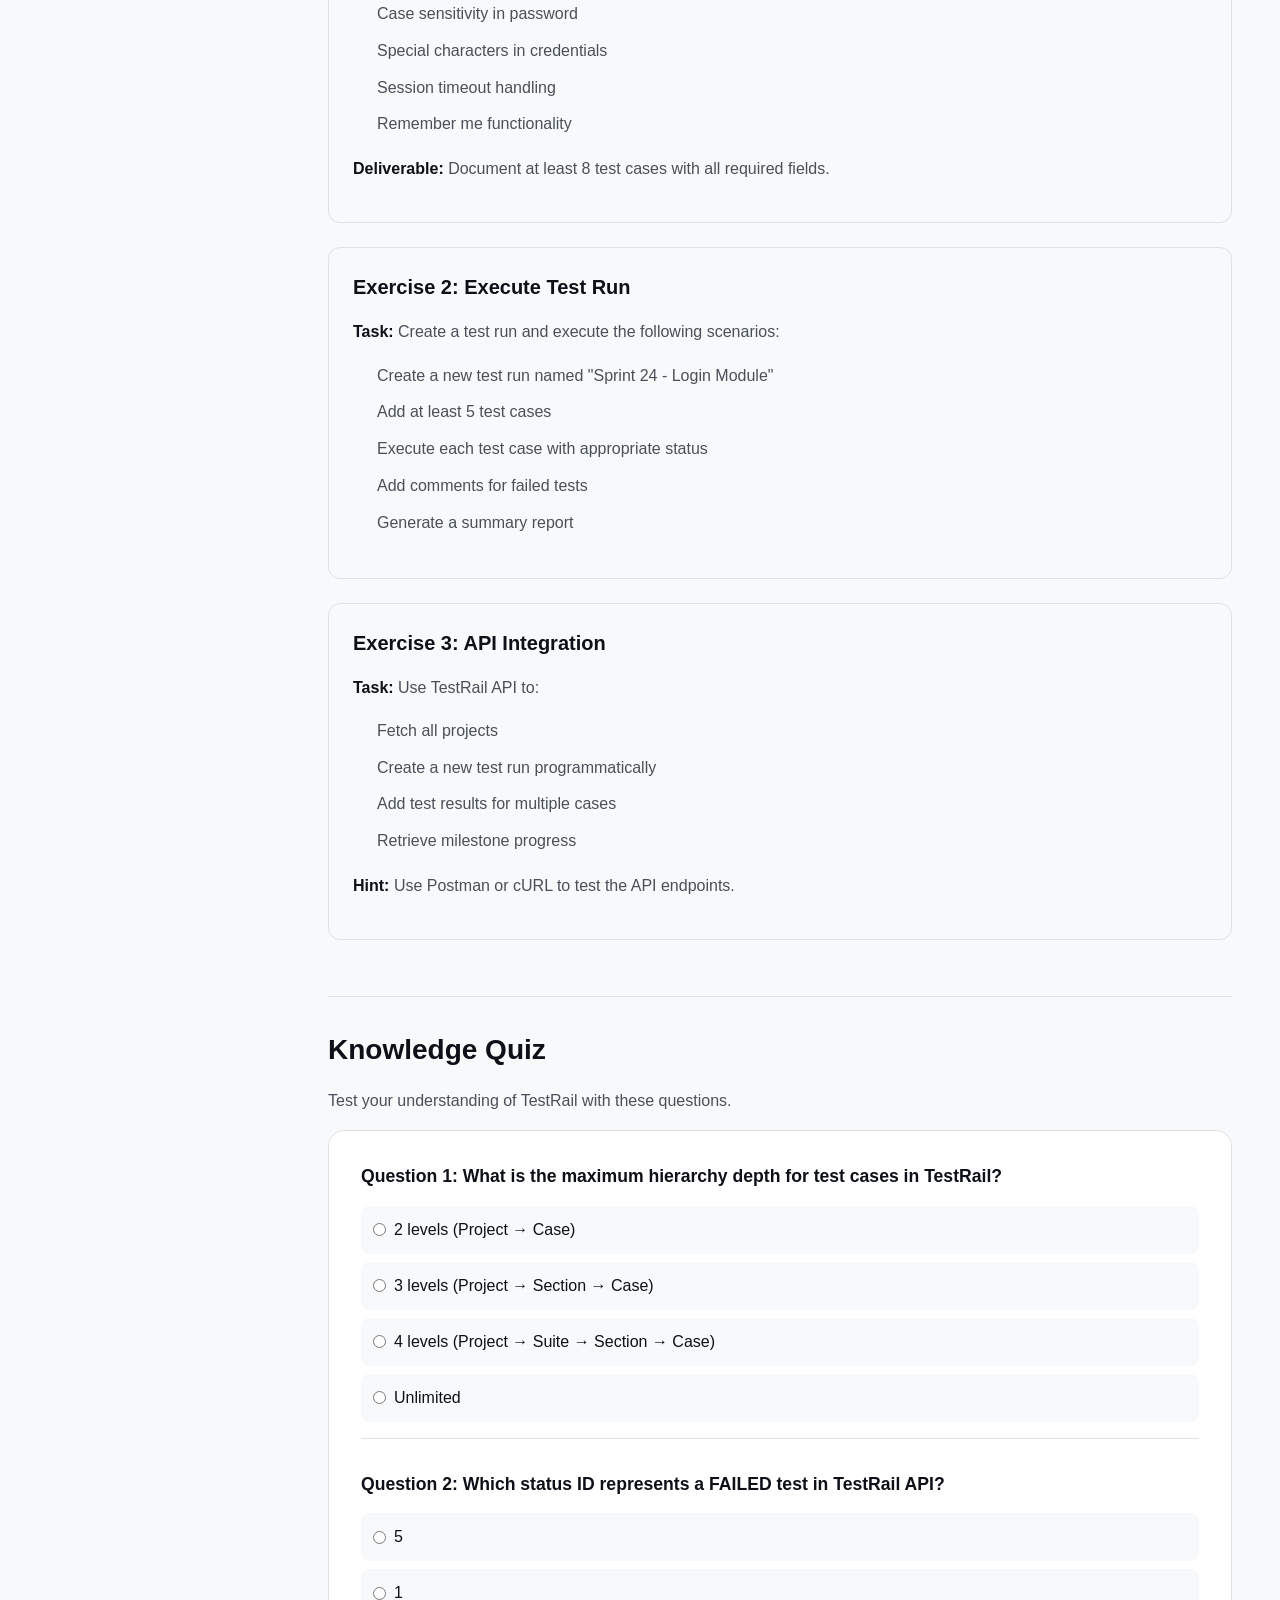
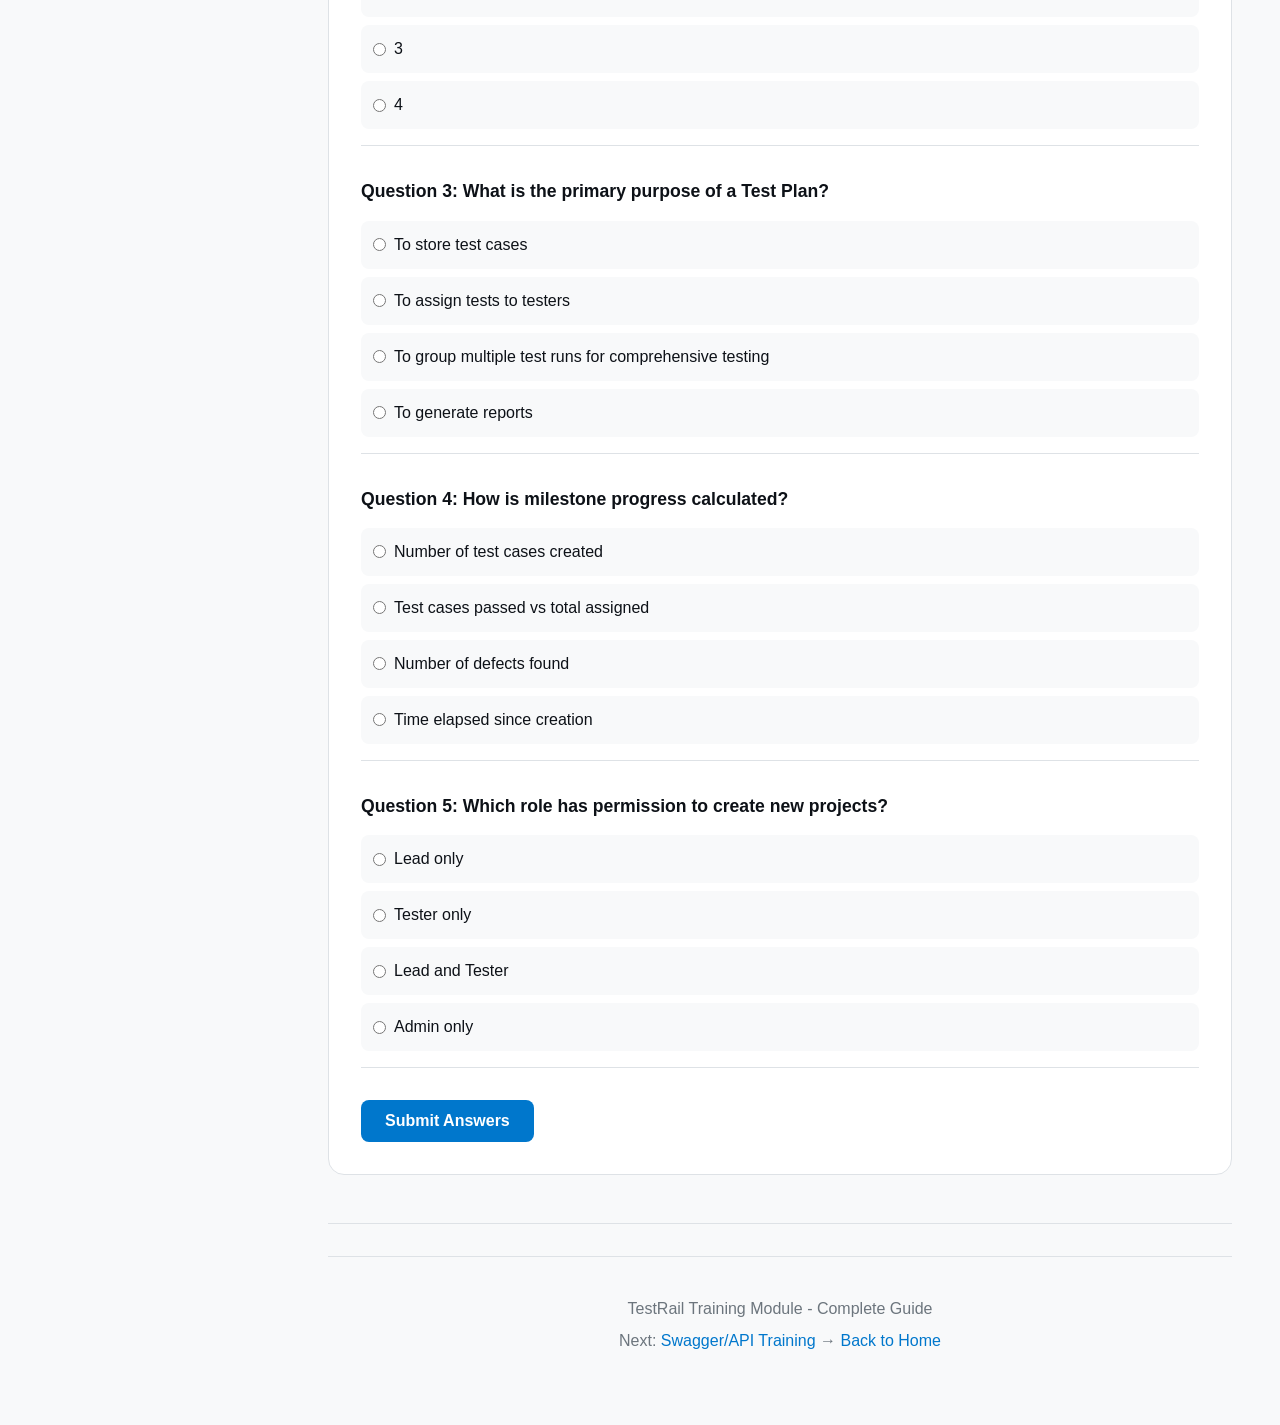
<file: modules/testrail.html>
<!DOCTYPE html>
<html lang="en">
<head>
    <meta charset="UTF-8">
    <meta name="viewport" content="width=device-width, initial-scale=1.0">
    <title>TestRail Training - Complete Guide</title>
    <link rel="stylesheet" href="../css/styles.css">
    <link rel="stylesheet" href="../css/modules.css">
</head>
<body class="module-page">
    <div class="app-container">
        <aside class="sidebar">
            <div class="sidebar-header">
                <h2>TestRail Training</h2>
                <span class="badge">Complete</span>
            </div>
            <nav class="sidebar-nav">
                <a href="#introduction" class="nav-item active">Introduction</a>
                <a href="#getting-started" class="nav-item">Getting Started</a>
                <a href="#projects" class="nav-item">Projects & Cases</a>
                <a href="#test-runs" class="nav-item">Test Runs & Suites</a>
                <a href="#milestones" class="nav-item">Milestones</a>
                <a href="#reports" class="nav-item">Reports & Metrics</a>
                <a href="#api" class="nav-item">API Integration</a>
                <a href="#best-practices" class="nav-item">Best Practices</a>
                <a href="#exercises" class="nav-item">Exercises</a>
                <a href="#quiz" class="nav-item">Quiz</a>
            </nav>
        </aside>

        <main class="content">
            <header class="content-header">
                <h1>Complete TestRail Training</h1>
                <p>Master TestRail - Industry's Leading Test Management Tool</p>
            </header>

            <section id="introduction" class="module-section">
                <h2>Introduction to TestRail</h2>
                <p>TestRail is a comprehensive test management tool that helps QA teams organize testing efforts, track test execution, and manage test cases efficiently. It's widely used in Agile and Waterfall methodologies.</p>
                
                <div class="info-box">
                    <h3>Key Benefits</h3>
                    <ul>
                        <li>Centralized test case repository</li>
                        <li>Real-time test execution tracking</li>
                        <li>Detailed reporting and metrics</li>
                        <li>Integration with CI/CD pipelines</li>
                        <li>Collaborative teamwork features</li>
                    </ul>
                </div>
            </section>

            <section id="getting-started" class="module-section">
                <h2>Getting Started</h2>
                
                <h3>Navigation Overview</h3>
                <p>The TestRail interface consists of several key sections:</p>
                <ul>
                    <li><strong>Dashboard</strong> - Overview of active projects and recent activity</li>
                    <li><strong>Test Cases</strong> - Browse and manage test case library</li>
                    <li><strong>Test Runs & Plans</strong> - Execute tests and track progress</li>
                    <li><strong>Milestones</strong> - Track progress against deadlines</li>
                    <li><strong>Reports</strong> - Generate various test reports</li>
                    <li><strong>Administration</strong> - Manage users, projects, and settings</li>
                </ul>

                <h3>User Roles</h3>
                <table class="data-table">
                    <thead>
                        <tr>
                            <th>Role</th>
                            <th>Permissions</th>
                        </tr>
                    </thead>
                    <tbody>
                        <tr>
                            <td>Admin</td>
                            <td>Full system access, user management, billing</td>
                        </tr>
                        <tr>
                            <td>Lead</td>
                            <td>Create/edit cases, manage runs, view reports</td>
                        </tr>
                        <tr>
                            <td>Tester</td>
                            <td>Execute tests, add results, view assigned cases</td>
                        </tr>
                        <tr>
                            <td>Guest</td>
                            <td>View-only access to specific projects</td>
                        </tr>
                    </tbody>
                </table>
            </section>

            <section id="projects" class="module-section">
                <h2>Projects & Cases</h2>
                
                <h3>Creating a Project</h3>
                <ol>
                    <li>Navigate to Administration → Add Project</li>
                    <li>Enter project name and description</li>
                    <li>Select project type (Single suite or Multiple suites)</li>
                    <li>Configure announcement and settings</li>
                    <li>Add team members with appropriate roles</li>
                </ol>

                <h3>Test Case Structure</h3>
                <p>TestRail uses a hierarchical structure:</p>
                <pre><code>Project
├── Section (e.g., "Login Module")
│   ├── Subsection (e.g., "Valid Login")
│   │   └── Test Case
│   └── Subsection (e.g., "Invalid Login")
│       └── Test Case
└── Section (e.g., "Dashboard Module")</code></pre>

                <h3>Test Case Fields</h3>
                <table class="data-table">
                    <thead>
                        <tr>
                            <th>Field</th>
                            <th>Description</th>
                            <th>Required</th>
                        </tr>
                    </thead>
                    <tbody>
                        <tr>
                            <td>Title</td>
                            <td>Clear, descriptive name of the test</td>
                            <td>Yes</td>
                        </tr>
                        <tr>
                            <td>Type</td>
                            <td>Functional, Integration, UI, Security, etc.</td>
                            <td>Yes</td>
                        </tr>
                        <tr>
                            <td>Priority</td>
                            <td>Critical, High, Medium, Low</td>
                            <td>Yes</td>
                        </tr>
                        <tr>
                            <td>Estimate</td>
                            <td>Expected time to execute (e.g., 5m, 1h)</td>
                            <td>No</td>
                        </tr>
                        <tr>
                            <td>Milestone</td>
                            <td>Associated project milestone</td>
                            <td>No</td>
                        </tr>
                        <tr>
                            <td>References</td>
                            <td>JIRA, GitHub, or other external IDs</td>
                            <td>No</td>
                        </tr>
                    </tbody>
                </table>

                <h3>Test Case Template</h3>
                <pre><code>Title: Verify user login with valid credentials

Type: Functional
Priority: High
Estimate: 2m

Prerequisites:
- User must be registered
- Application must be accessible

Steps:
1. Navigate to login page
2. Enter valid username
3. Enter valid password
4. Click "Login" button

Expected Result:
User should be redirected to dashboard and see welcome message</code></pre>
            </section>

            <section id="test-runs" class="module-section">
                <h2>Test Runs & Plans</h2>
                
                <h3>Creating a Test Run</h3>
                <p>A Test Run is a collection of test cases selected for execution in a specific testing cycle.</p>
                <ol>
                    <li>Go to Test Runs & Plans</li>
                    <li>Click "Add Test Run"</li>
                    <li>Select the test suite</li>
                    <li>Choose test cases (select all, by section, or individually)</li>
                    <li>Assign to team member (optional)</li>
                    <li>Set due date (optional)</li>
                </ol>

                <h3>Test Run Statuses</h3>
                <div class="status-grid">
                    <div class="status-item status-untested">Untested</div>
                    <div class="status-item status-passed">Passed</div>
                    <div class="status-item status-failed">Failed</div>
                    <div class="status-item status-blocked">Blocked</div>
                    <div class="status-item status-retest">Retest</div>
                </div>

                <h3>Executing Tests</h3>
                <pre><code>// Adding test results via UI
1. Open the test run
2. Click on a test case
3. Select status: Passed / Failed / Blocked / Retest
4. Add comments or attachments
5. Click "Save" to record result

// Adding test results via API
POST /index.php?api/v2/add_result/{run_id}/{test_id}
{
    "status_id": 1,  // 1=Passed, 5=Failed
    "comment": "Login successful, user redirected to dashboard"
}</code></pre>

                <h3>Test Plans</h3>
                <p>Test Plans group multiple Test Runs together for comprehensive testing:</p>
                <ul>
                    <li>Create a Test Plan for a release</li>
                    <li>Add multiple Test Runs (different configurations, browsers)</li>
                    <li>Track overall progress across all runs</li>
                    <li>Compare results across different environments</li>
                </ul>
            </section>

            <section id="milestones" class="module-section">
                <h2>Milestones</h2>
                <p>Milestones help track testing progress against deadlines and release goals.</p>

                <h3>Creating Milestones</h3>
                <ol>
                    <li>Navigate to Milestones</li>
                    <li>Click "Add Milestone"</li>
                    <li>Enter name and description</li>
                    <li>Set start and due dates</li>
                    <li>Configure notifications (optional)</li>
                </ol>

                <h3>Milestone Progress</h3>
                <p>Progress is calculated based on:</p>
                <ul>
                    <li>Test cases passed vs total assigned</li>
                    <li>Test runs completed vs planned</li>
                    <li>Open defects blocking the milestone</li>
                </ul>

                <div class="info-box">
                    <h3>Pro Tip</h3>
                    <p>Link milestones to JIRA sprints for seamless tracking between development and testing.</p>
                </div>
            </section>

            <section id="reports" class="module-section">
                <h2>Reports & Metrics</h2>
                
                <h3>Available Reports</h3>
                <table class="data-table">
                    <thead>
                        <tr>
                            <th>Report</th>
                            <th>Purpose</th>
                        </tr>
                    </thead>
                    <tbody>
                        <tr>
                            <td>Test Results</td>
                            <td>Summary of all test executions</td>
                        </tr>
                        <tr>
                            <td>Milestone Report</td>
                            <td>Progress against milestone goals</td>
                        </tr>
                        <tr>
                            <td>Assigned Tests</td>
                            <td>Tests assigned to team members</td>
                        </tr>
                        <tr>
                            <td>Test Coverage</td>
                            <td>Requirements vs test case mapping</td>
                        </tr>
                        <tr>
                            <td>Trend Report</td>
                            <td>Historical pass/fail trends</td>
                        </tr>
                    </tbody>
                </table>

                <h3>Key Metrics to Track</h3>
                <ul>
                    <li><strong>Test Coverage</strong> - % of requirements covered by test cases</li>
                    <li><strong>Pass Rate</strong> - % of tests passed (target: 90%+ for release)</li>
                    <li><strong>Execution Rate</strong> - % of planned tests executed</li>
                    <li><strong>Defect Density</strong> - Defects found per test case</li>
                    <li><strong>Time to Test</strong> - Average time to complete test execution</li>
                </ul>
            </section>

            <section id="api" class="module-section">
                <h2>API Integration</h2>
                <p>TestRail provides a REST API for integration with CI/CD pipelines and automation tools.</p>

                <h3>Authentication</h3>
                <pre><code>// API authentication using API keys
// Add to request header:
// Authorization: Basic {base64(email:api_key)}

curl -u "user@example.com:api_key_here" \
  https://your-instance.testrail.io/index.php?/api/v2/get_projects</code></pre>

                <h3>Common API Operations</h3>
                <pre><code>// Get all projects
GET /api/v2/get_projects

// Get test cases in a suite
GET /api/v2/get_cases/{project_id}&suite_id={suite_id}

// Add a test run
POST /api/v2/add_run/{project_id}
{
    "suite_id": 1,
    "name": "Sprint 24 Regression",
    "assignedto_id": 5
}

// Add test result
POST /api/v2/add_result/{run_id}/{test_id}
{
    "status_id": 1,
    "comment": "Test passed successfully",
    "version": "1.2.3"
}

// Get milestones
GET /api/v2/get_milestones/{project_id}</code></pre>

                <h3>Status ID Reference</h3>
                <table class="data-table">
                    <thead>
                        <tr>
                            <th>Status ID</th>
                            <th>Name</th>
                        </tr>
                    </thead>
                    <tbody>
                        <tr><td>1</td><td>Passed</td></tr>
                        <tr><td>2</td><td>Blocked</td></tr>
                        <tr><td>3</td><td>Untested</td></tr>
                        <tr><td>4</td><td>Retest</td></tr>
                        <tr><td>5</td><td>Failed</td></tr>
                    </tbody>
                </table>
            </section>

            <section id="best-practices" class="module-section">
                <h2>Best Practices</h2>
                
                <div class="tips-grid">
                    <div class="tip-card">
                        <h4>Case Naming</h4>
                        <p>Use clear, descriptive names: "Verify [feature] when [condition] then [expected]"</p>
                    </div>
                    <div class="tip-card">
                        <h4>Case Independence</h4>
                        <p>Each test case should be able to run independently without dependencies.</p>
                    </div>
                    <div class="tip-card">
                        <h4>Regular Updates</h4>
                        <p>Review and update test cases after each sprint to keep them relevant.</p>
                    </div>
                    <div class="tip-card">
                        <h4>Use Templates</h4>
                        <p>Create templates for common test types to ensure consistency.</p>
                    </div>
                </div>

                <h3>Recommended Workflow</h3>
                <pre><code>1. Sprint Planning → Create/update test cases
2. Development → Update case prerequisites
3. Testing Phase → Execute tests, record results
4. Daily Standup → Review progress, discuss blockers
5. Sprint End → Generate report, analyze metrics
6. Retrospective → Identify improvements</code></pre>
            </section>

            <section id="exercises" class="module-section">
                <h2>Hands-On Exercises</h2>
                
                <div class="exercise">
                    <h3>Exercise 1: Create Test Cases</h3>
                    <p><strong>Task:</strong> Create a comprehensive set of test cases for a login module including:</p>
                    <ul>
                        <li>Valid login with correct credentials</li>
                        <li>Invalid username</li>
                        <li>Invalid password</li>
                        <li>Empty fields submission</li>
                        <li>Case sensitivity in password</li>
                        <li>Special characters in credentials</li>
                        <li>Session timeout handling</li>
                        <li>Remember me functionality</li>
                    </ul>
                    <p><strong>Deliverable:</strong> Document at least 8 test cases with all required fields.</p>
                </div>

                <div class="exercise">
                    <h3>Exercise 2: Execute Test Run</h3>
                    <p><strong>Task:</strong> Create a test run and execute the following scenarios:</p>
                    <ol>
                        <li>Create a new test run named "Sprint 24 - Login Module"</li>
                        <li>Add at least 5 test cases</li>
                        <li>Execute each test case with appropriate status</li>
                        <li>Add comments for failed tests</li>
                        <li>Generate a summary report</li>
                    </ol>
                </div>

                <div class="exercise">
                    <h3>Exercise 3: API Integration</h3>
                    <p><strong>Task:</strong> Use TestRail API to:</p>
                    <ol>
                        <li>Fetch all projects</li>
                        <li>Create a new test run programmatically</li>
                        <li>Add test results for multiple cases</li>
                        <li>Retrieve milestone progress</li>
                    </ol>
                    <p><strong>Hint:</strong> Use Postman or cURL to test the API endpoints.</p>
                </div>
            </section>

            <section id="quiz" class="module-section">
                <h2>Knowledge Quiz</h2>
                <p>Test your understanding of TestRail with these questions.</p>

                <div class="quiz-container">
                    <div class="quiz-question" data-correct="b">
                        <h4>Question 1: What is the maximum hierarchy depth for test cases in TestRail?</h4>
                        <div class="quiz-options">
                            <label><input type="radio" name="q1" value="a"> 2 levels (Project → Case)</label>
                            <label><input type="radio" name="q1" value="b"> 3 levels (Project → Section → Case)</label>
                            <label><input type="radio" name="q1" value="c"> 4 levels (Project → Suite → Section → Case)</label>
                            <label><input type="radio" name="q1" value="d"> Unlimited</label>
                        </div>
                    </div>

                    <div class="quiz-question" data-correct="a">
                        <h4>Question 2: Which status ID represents a FAILED test in TestRail API?</h4>
                        <div class="quiz-options">
                            <label><input type="radio" name="q2" value="a"> 5</label>
                            <label><input type="radio" name="q2" value="b"> 1</label>
                            <label><input type="radio" name="q2" value="c"> 3</label>
                            <label><input type="radio" name="q2" value="d"> 4</label>
                        </div>
                    </div>

                    <div class="quiz-question" data-correct="c">
                        <h4>Question 3: What is the primary purpose of a Test Plan?</h4>
                        <div class="quiz-options">
                            <label><input type="radio" name="q3" value="a"> To store test cases</label>
                            <label><input type="radio" name="q3" value="b"> To assign tests to testers</label>
                            <label><input type="radio" name="q3" value="c"> To group multiple test runs for comprehensive testing</label>
                            <label><input type="radio" name="q3" value="d"> To generate reports</label>
                        </div>
                    </div>

                    <div class="quiz-question" data-correct="b">
                        <h4>Question 4: How is milestone progress calculated?</h4>
                        <div class="quiz-options">
                            <label><input type="radio" name="q4" value="a"> Number of test cases created</label>
                            <label><input type="radio" name="q4" value="b"> Test cases passed vs total assigned</label>
                            <label><input type="radio" name="q4" value="c"> Number of defects found</label>
                            <label><input type="radio" name="q4" value="d"> Time elapsed since creation</label>
                        </div>
                    </div>

                    <div class="quiz-question" data-correct="d">
                        <h4>Question 5: Which role has permission to create new projects?</h4>
                        <div class="quiz-options">
                            <label><input type="radio" name="q5" value="a"> Lead only</label>
                            <label><input type="radio" name="q5" value="b"> Tester only</label>
                            <label><input type="radio" name="q5" value="c"> Lead and Tester</label>
                            <label><input type="radio" name="q5" value="d"> Admin only</label>
                        </div>
                    </div>

                    <button class="btn-primary" onclick="checkQuiz()">Submit Answers</button>
                    <div id="quiz-results" class="quiz-results"></div>
                </div>
            </section>

            <footer class="content-footer">
                <p>TestRail Training Module - Complete Guide</p>
                <p>Next: <a href="swagger.html">Swagger/API Training</a> → <a href="../index.html">Back to Home</a></p>
            </footer>
        </main>
    </div>

    <script>
        // Sidebar navigation
        document.querySelectorAll('.nav-item').forEach(item => {
            item.addEventListener('click', function(e) {
                document.querySelectorAll('.nav-item').forEach(i => i.classList.remove('active'));
                this.classList.add('active');
            });
        });

        // Quiz functionality
        function checkQuiz() {
            const questions = document.querySelectorAll('.quiz-question');
            let correct = 0;
            let total = questions.length;

            questions.forEach((q, index) => {
                const correctAnswer = q.dataset.correct;
                const selected = q.querySelector('input[name="q' + (index + 1) + '"]:checked');
                const options = q.querySelectorAll('.quiz-options label');

                options.forEach(opt => opt.classList.remove('correct', 'incorrect'));

                if (selected) {
                    if (selected.value === correctAnswer) {
                        correct++;
                        opt = q.querySelector('input[value="' + selected.value + '"]').closest('label');
                        opt.classList.add('correct');
                    } else {
                        opt = q.querySelector('input[value="' + selected.value + '"]').closest('label');
                        opt.classList.add('incorrect');
                        correctOpt = q.querySelector('input[value="' + correctAnswer + '"]').closest('label');
                        correctOpt.classList.add('correct');
                    }
                } else {
                    correctOpt = q.querySelector('input[value="' + correctAnswer + '"]').closest('label');
                    correctOpt.classList.add('correct');
                }
            });

            const percentage = Math.round((correct / total) * 100);
            const resultsDiv = document.getElementById('quiz-results');
            resultsDiv.innerHTML = `
                <h4>Results: ${correct}/${total} (${percentage}%)</h4>
                <p>${percentage >= 80 ? 'Excellent! You have mastered TestRail!' : 
                  percentage >= 60 ? 'Good job! Review the incorrect answers.' : 
                  'Keep learning! Review the module content.'}</p>
            `;
            resultsDiv.style.display = 'block';
        }

        // Smooth scroll for navigation
        document.querySelectorAll('.nav-item').forEach(item => {
            item.addEventListener('click', function(e) {
                e.preventDefault();
                const targetId = this.getAttribute('href');
                const targetSection = document.querySelector(targetId);
                if (targetSection) {
                    targetSection.scrollIntoView({ behavior: 'smooth', block: 'start' });
                }
            });
        });
    </script>
</body>
</html>
</file>
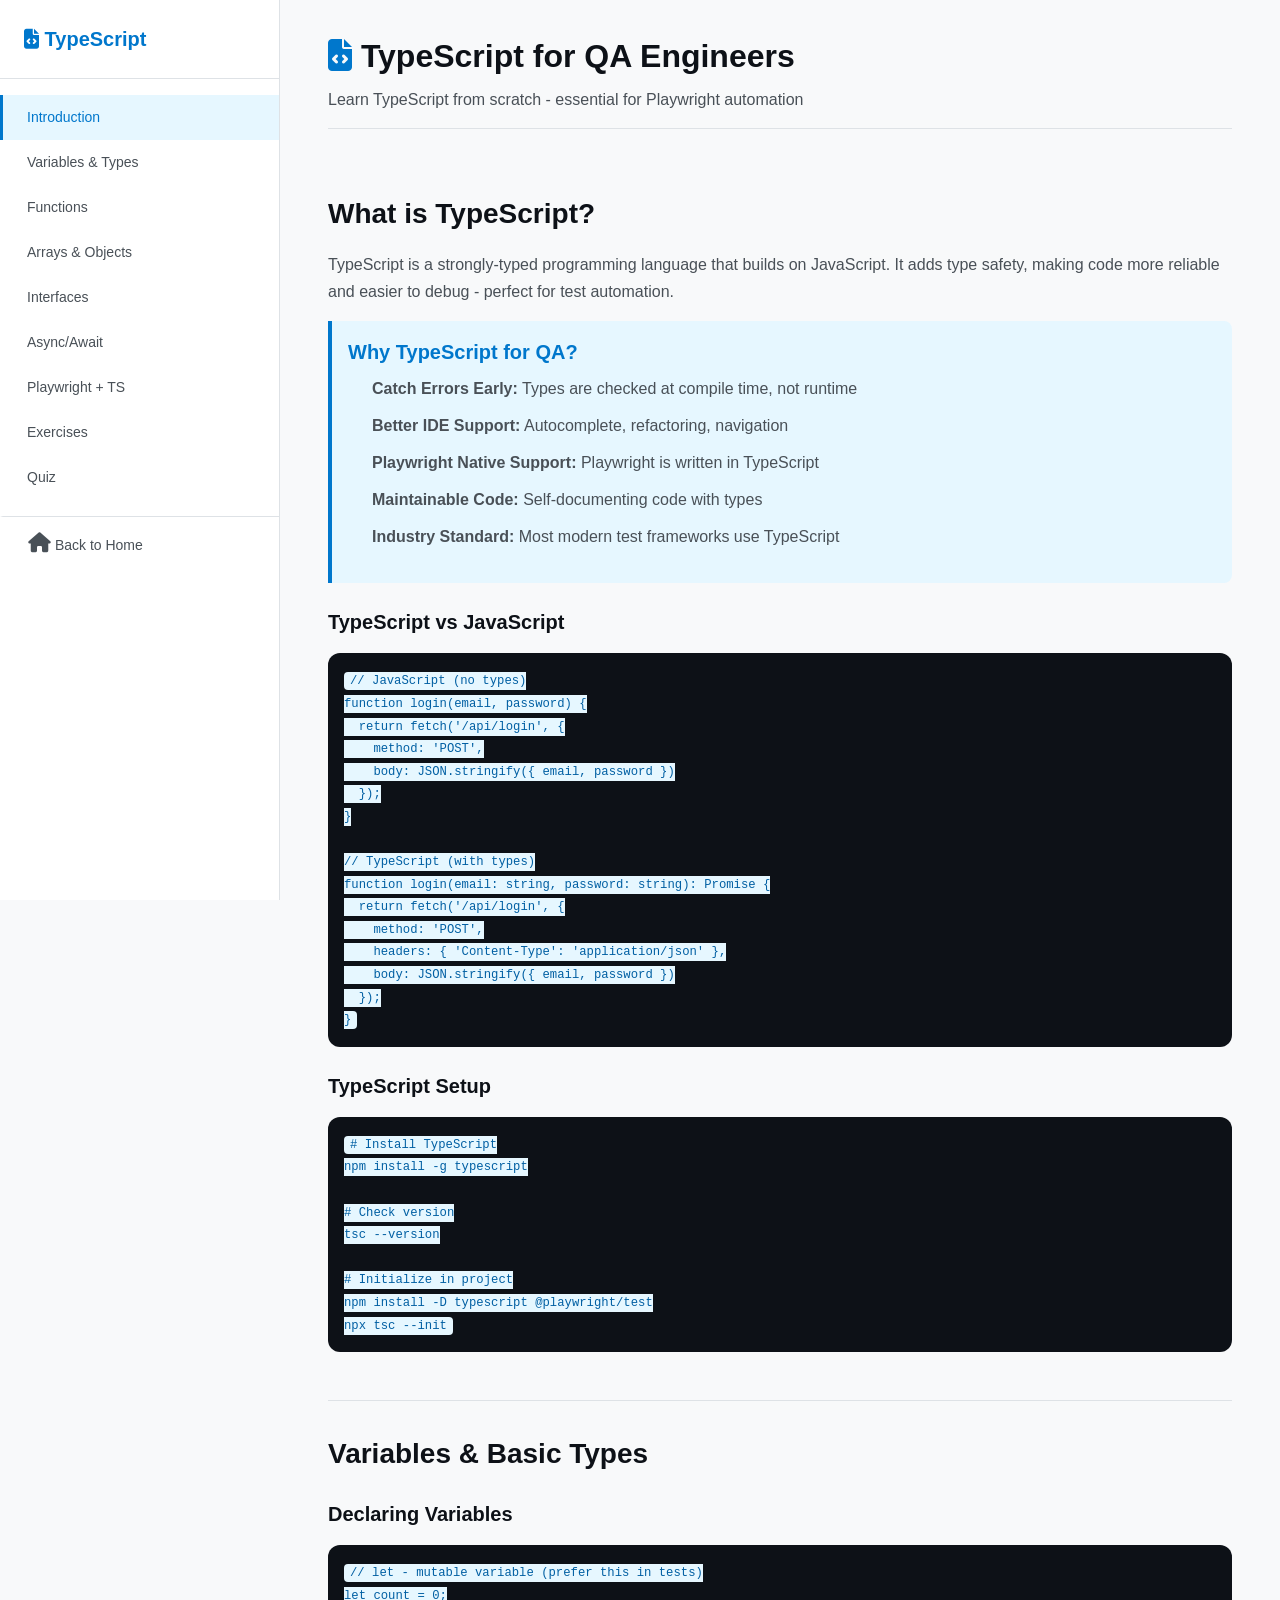
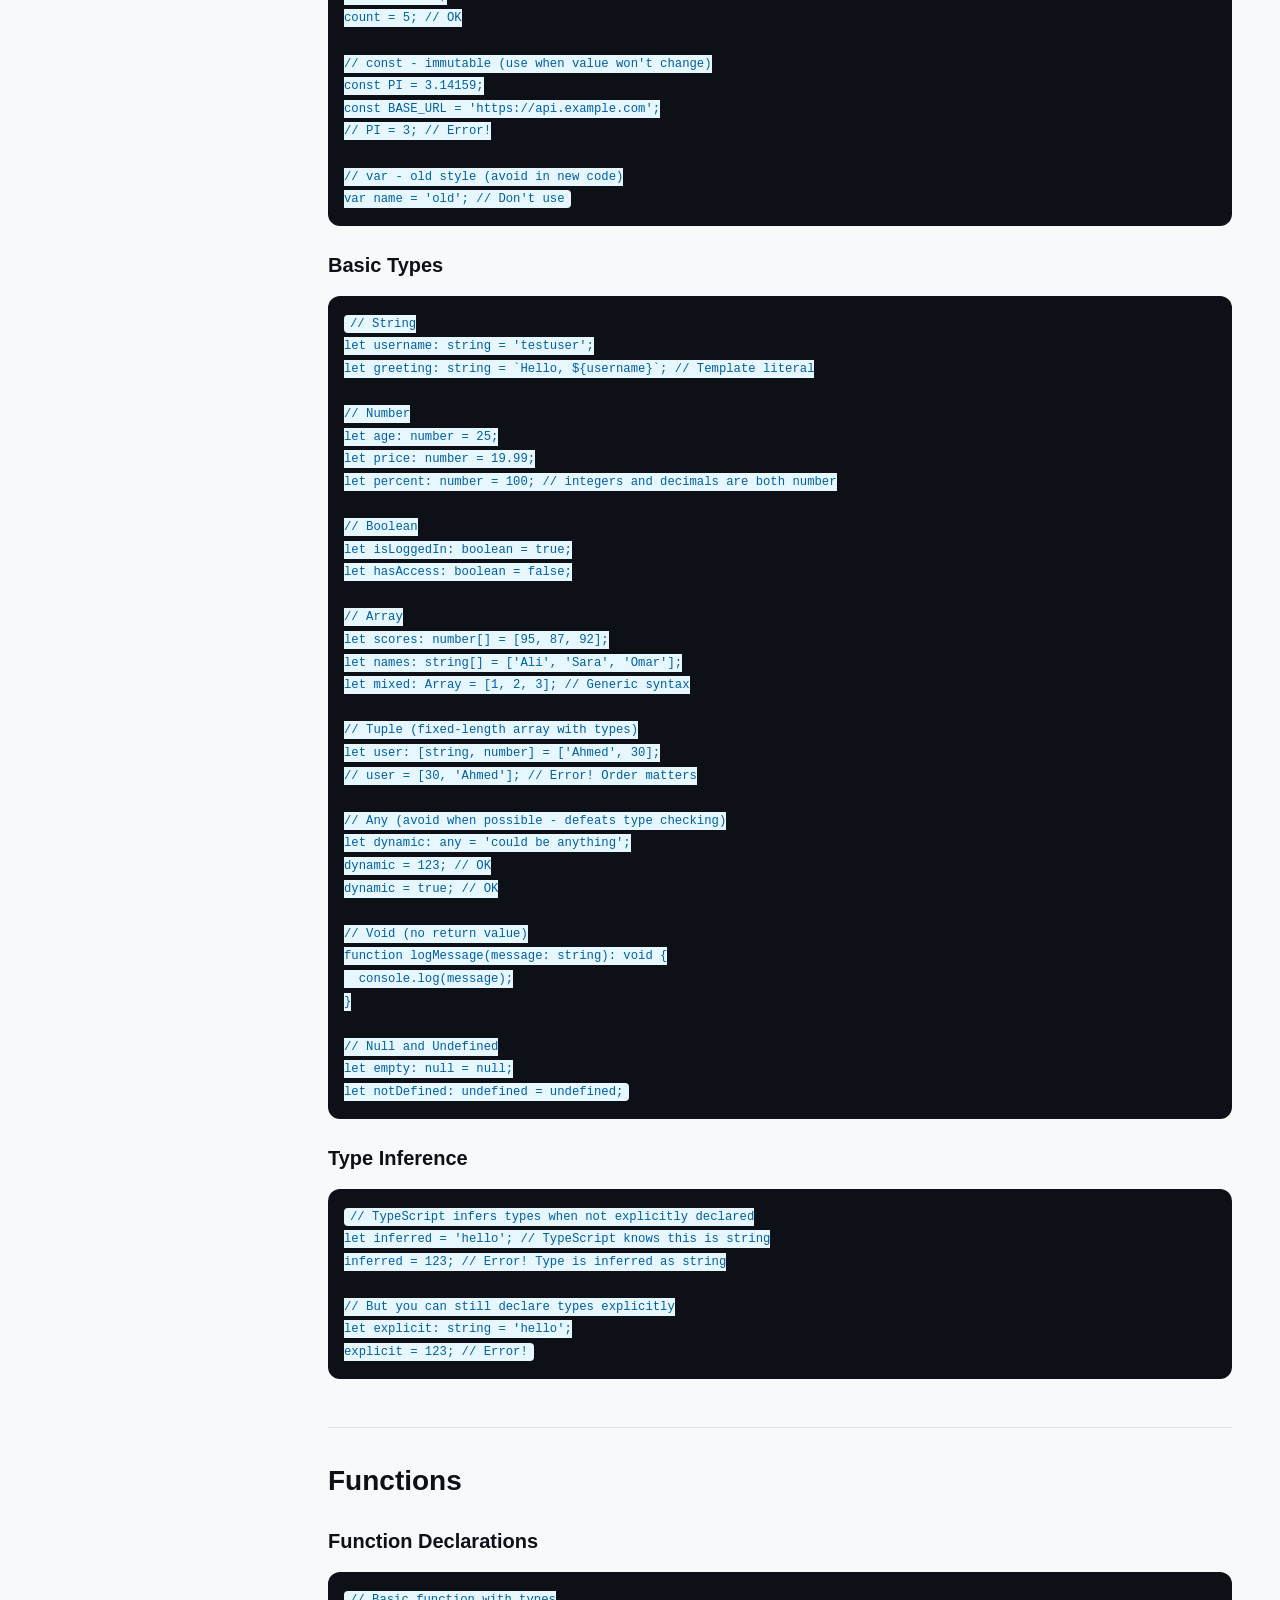
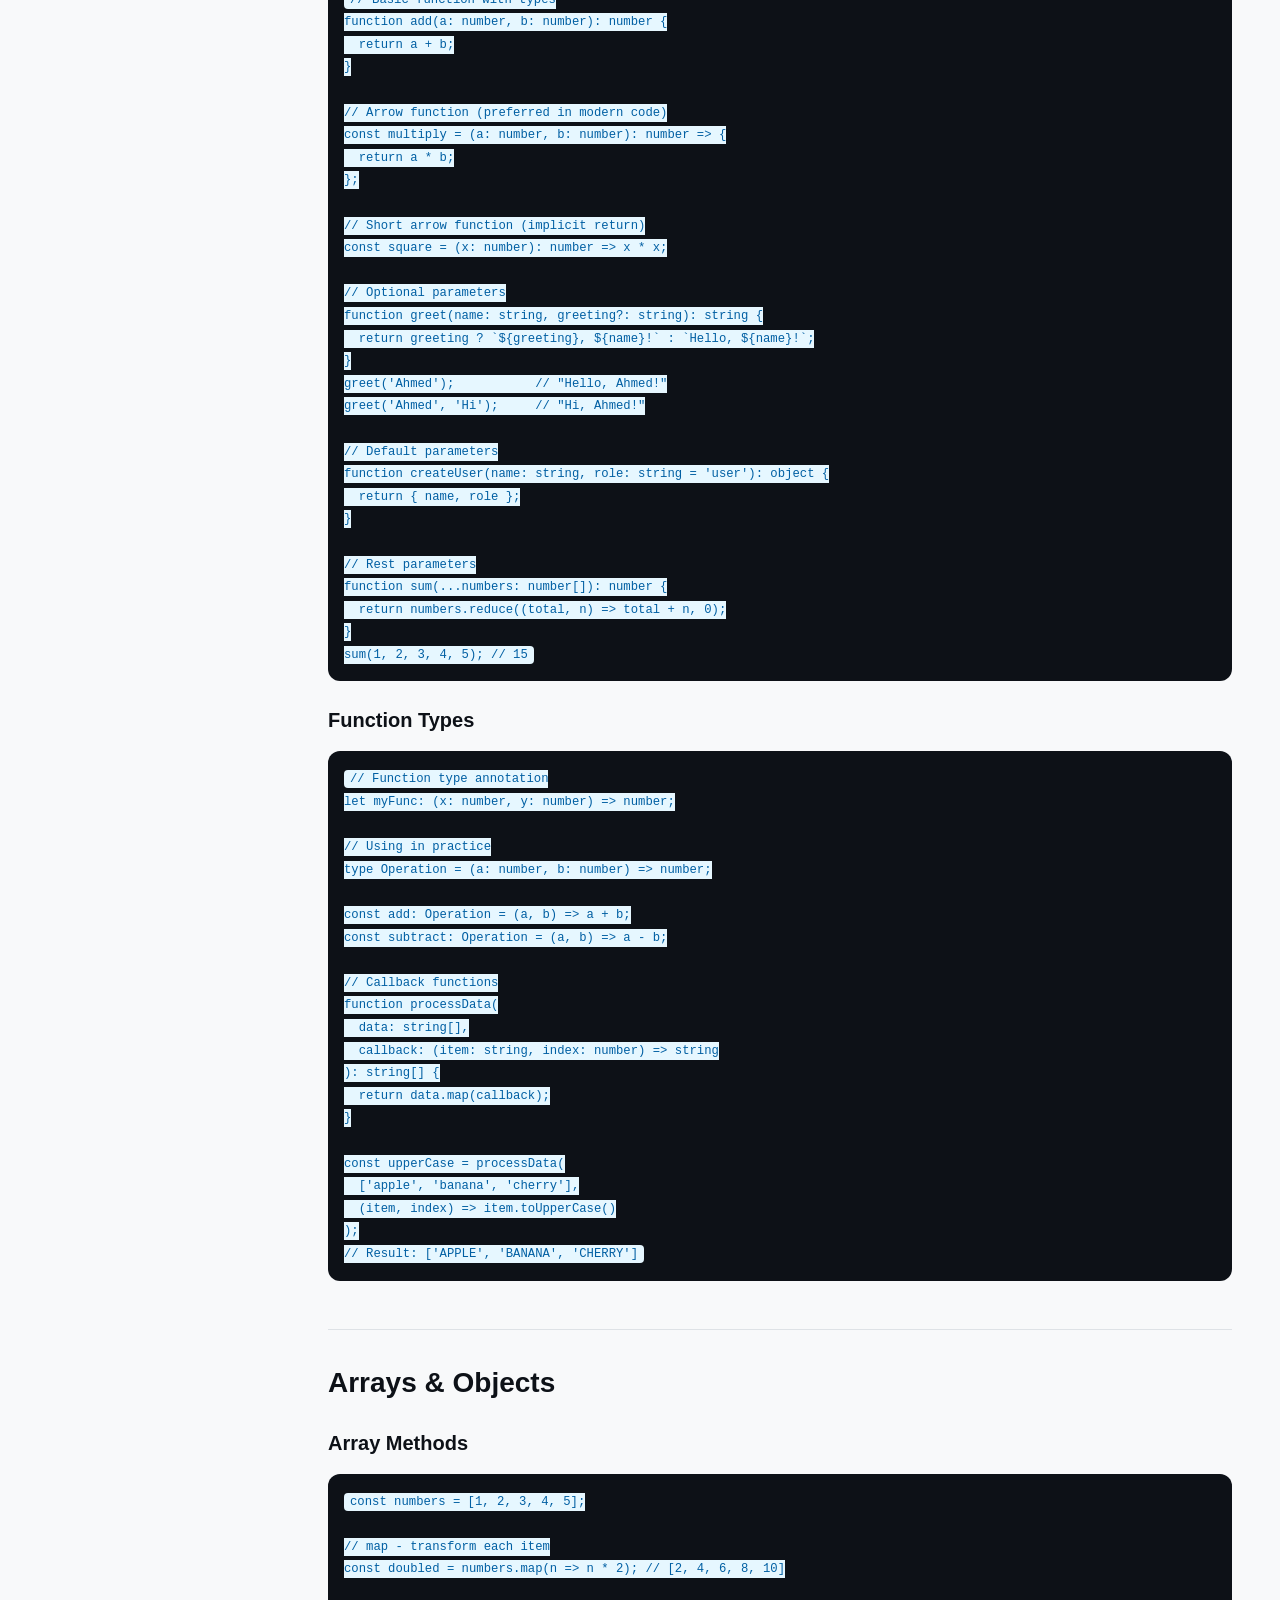
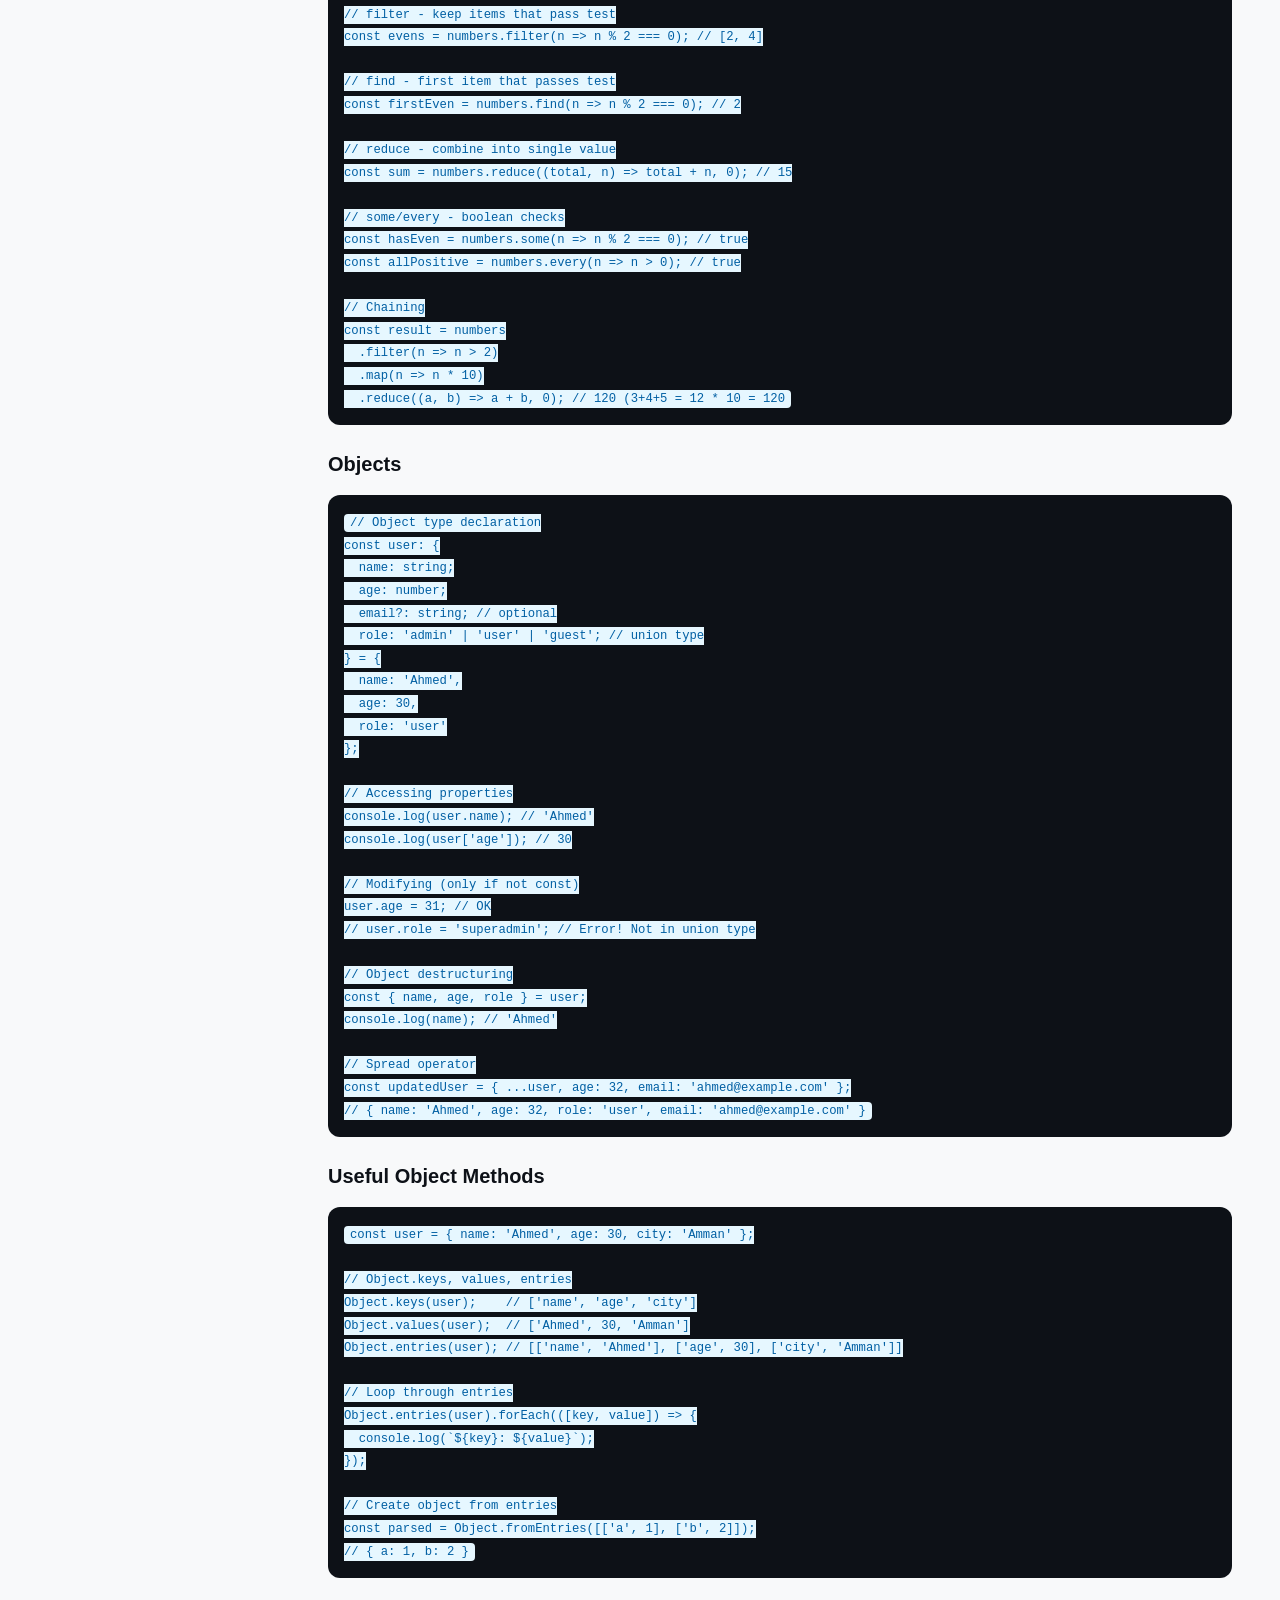
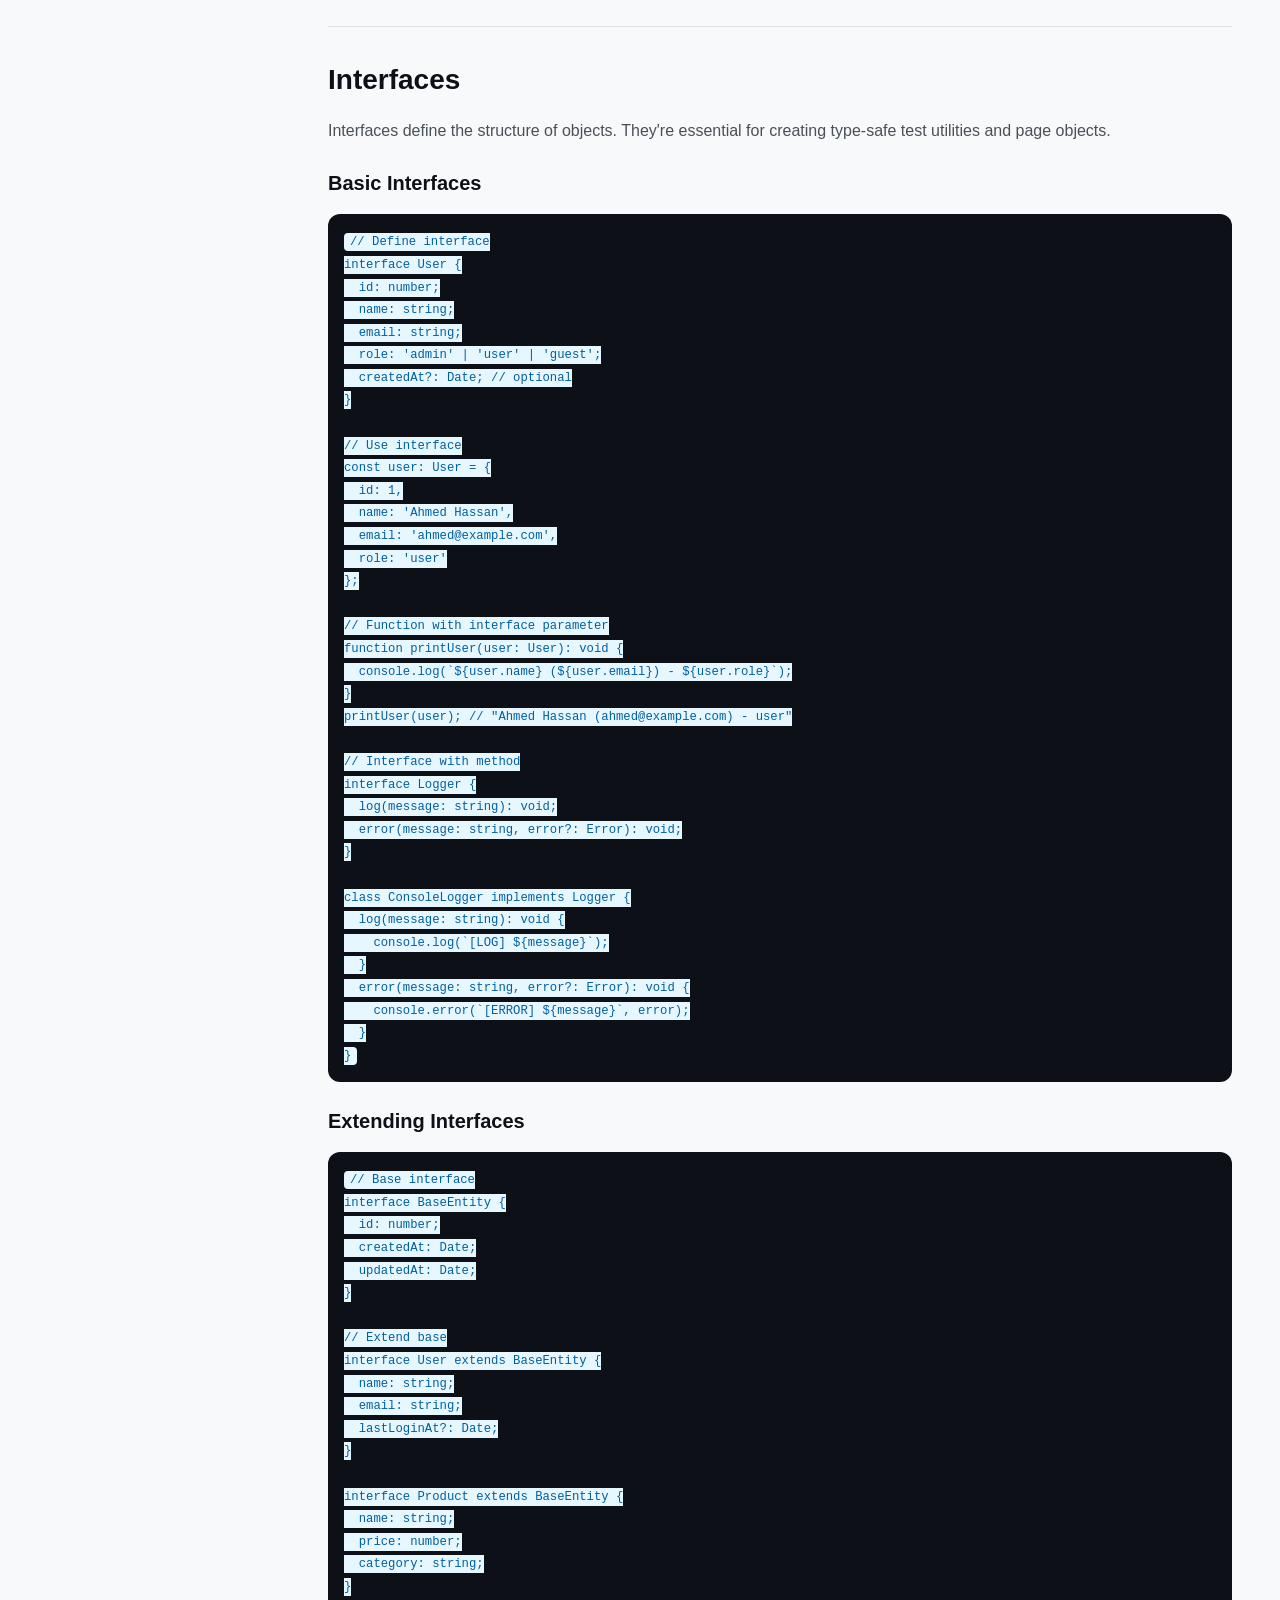
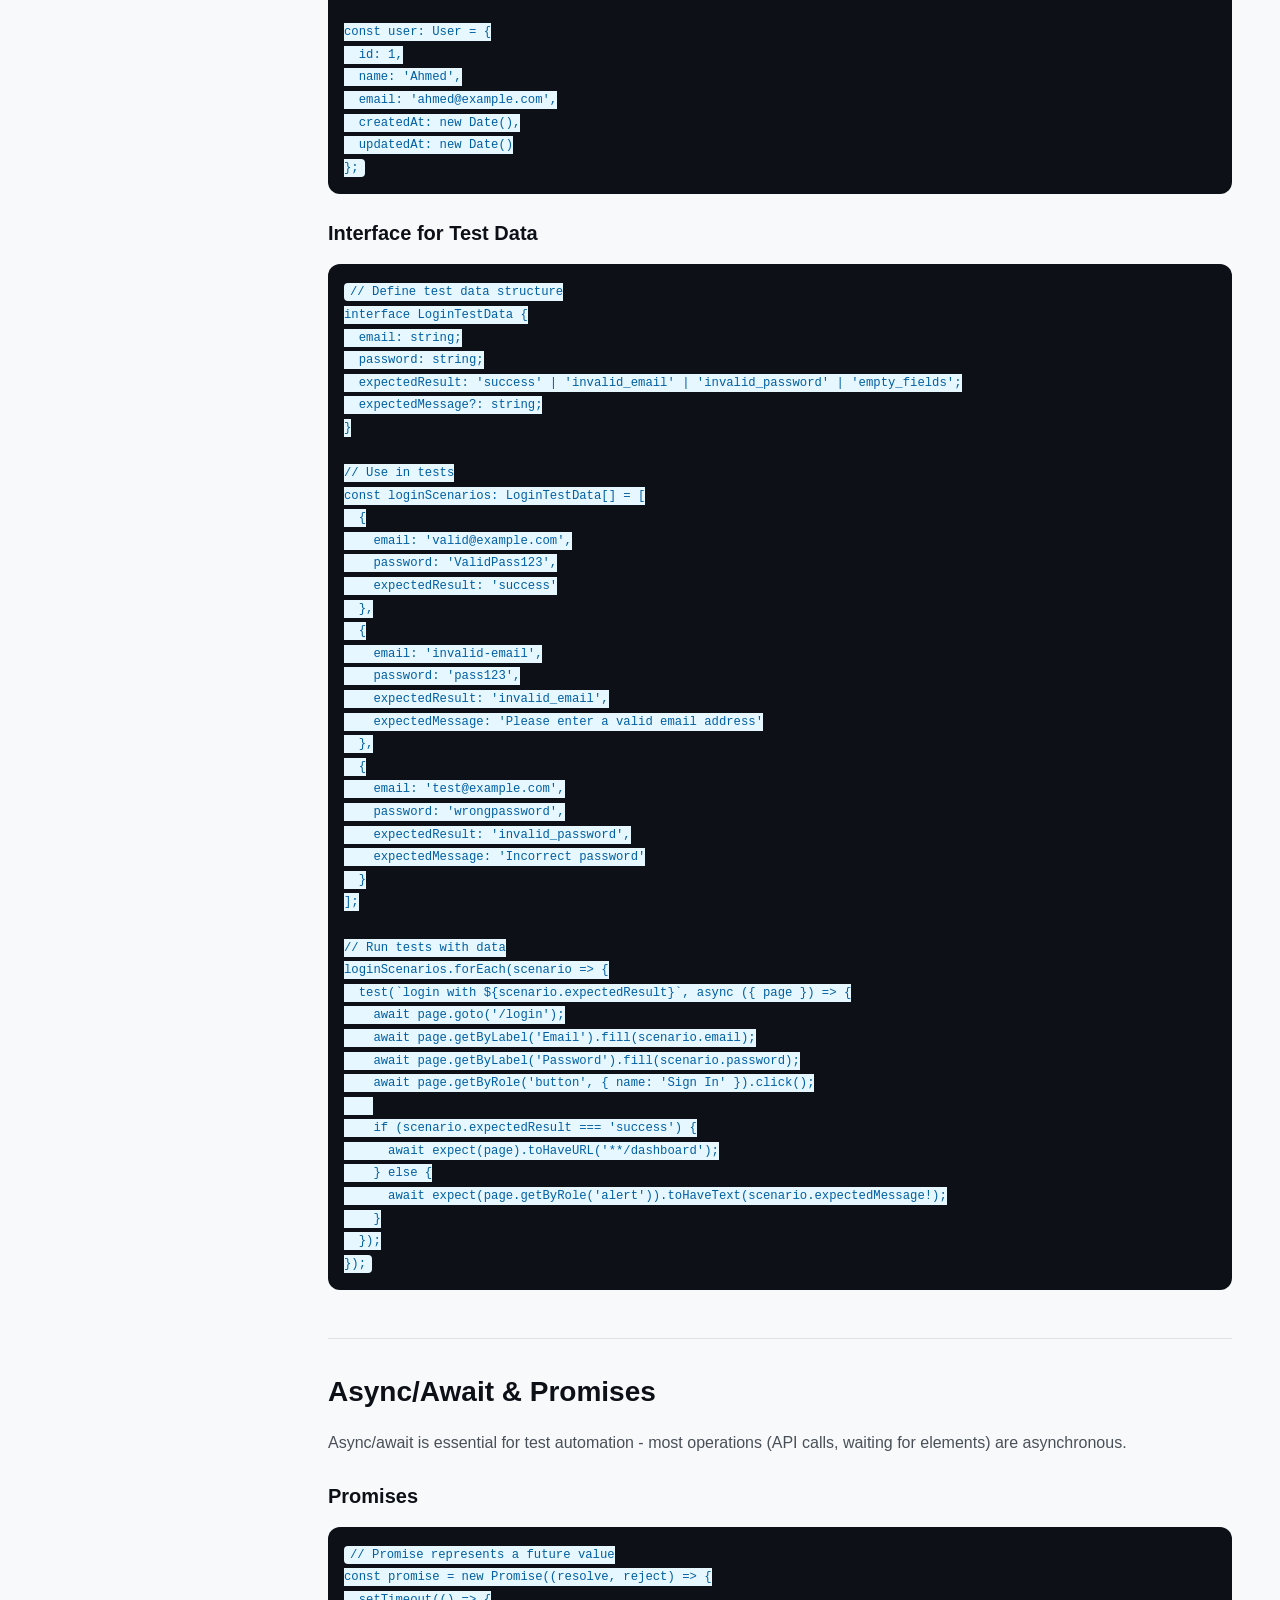
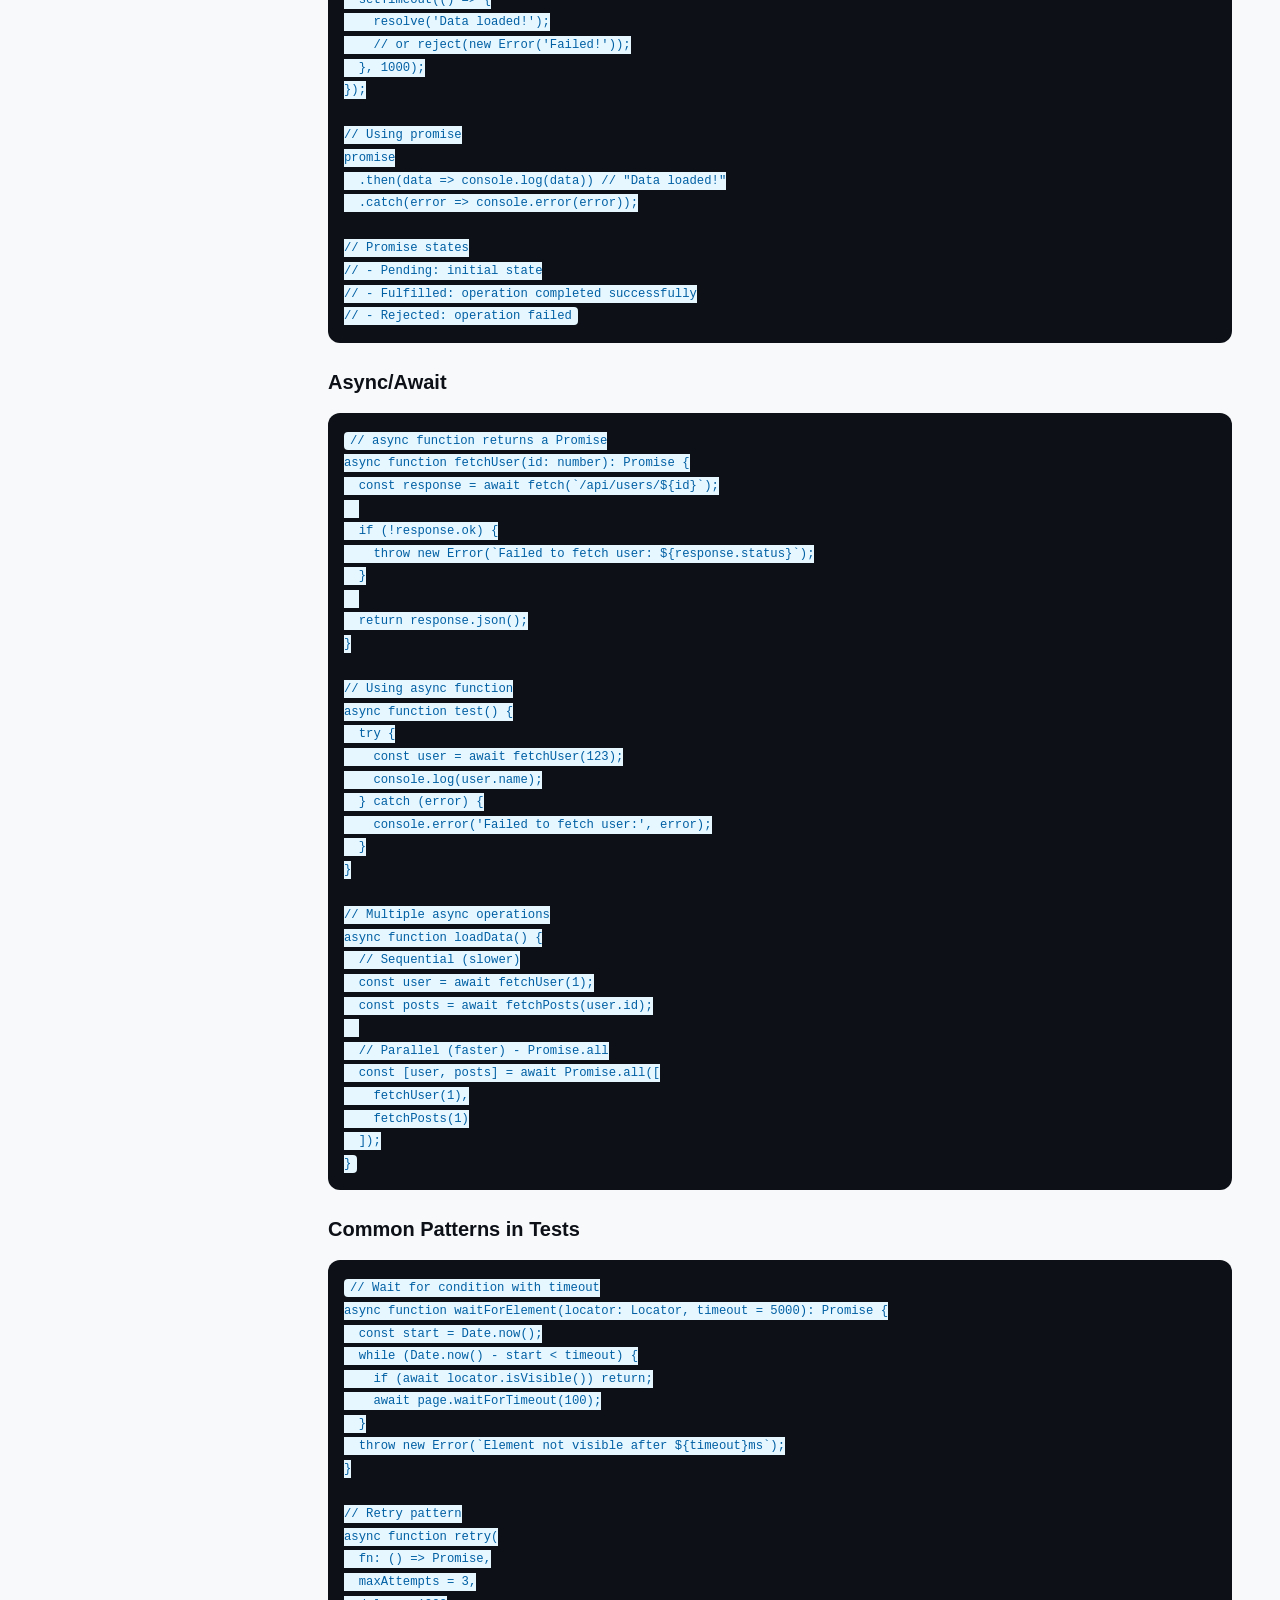
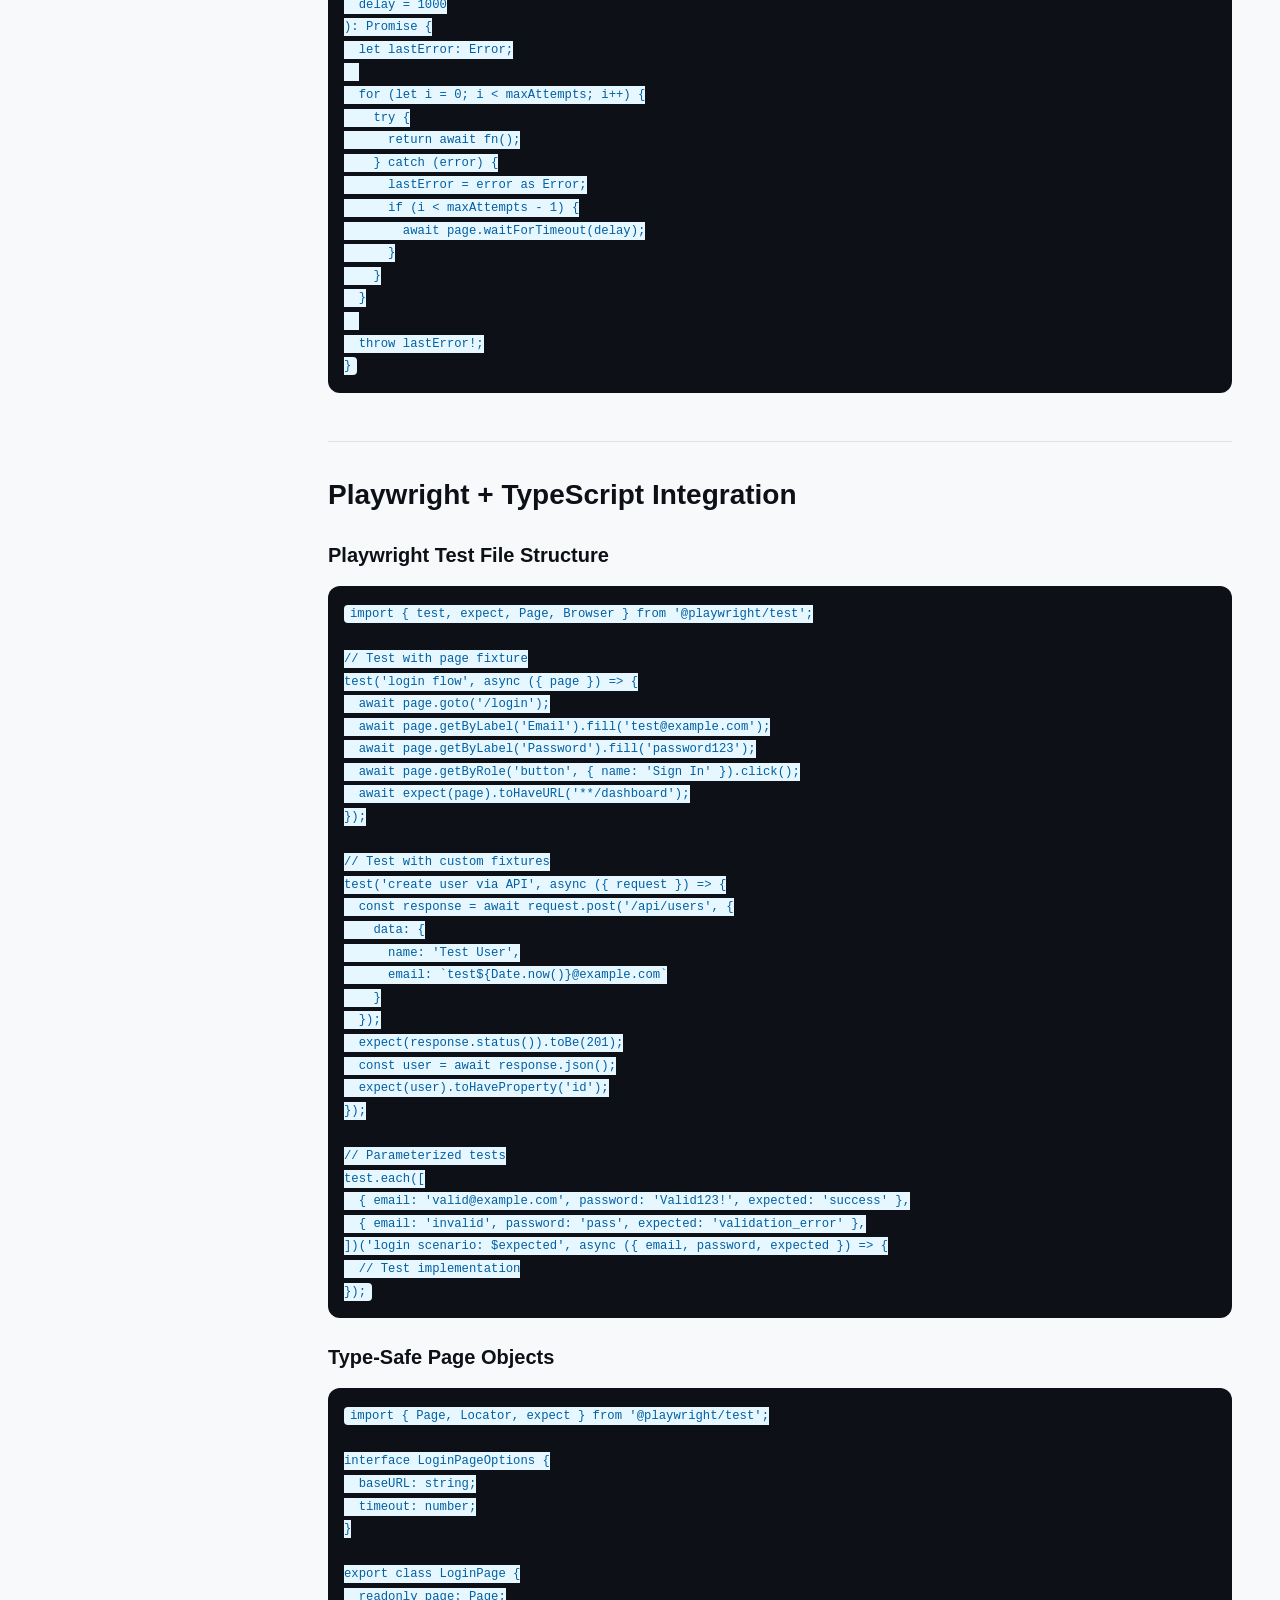
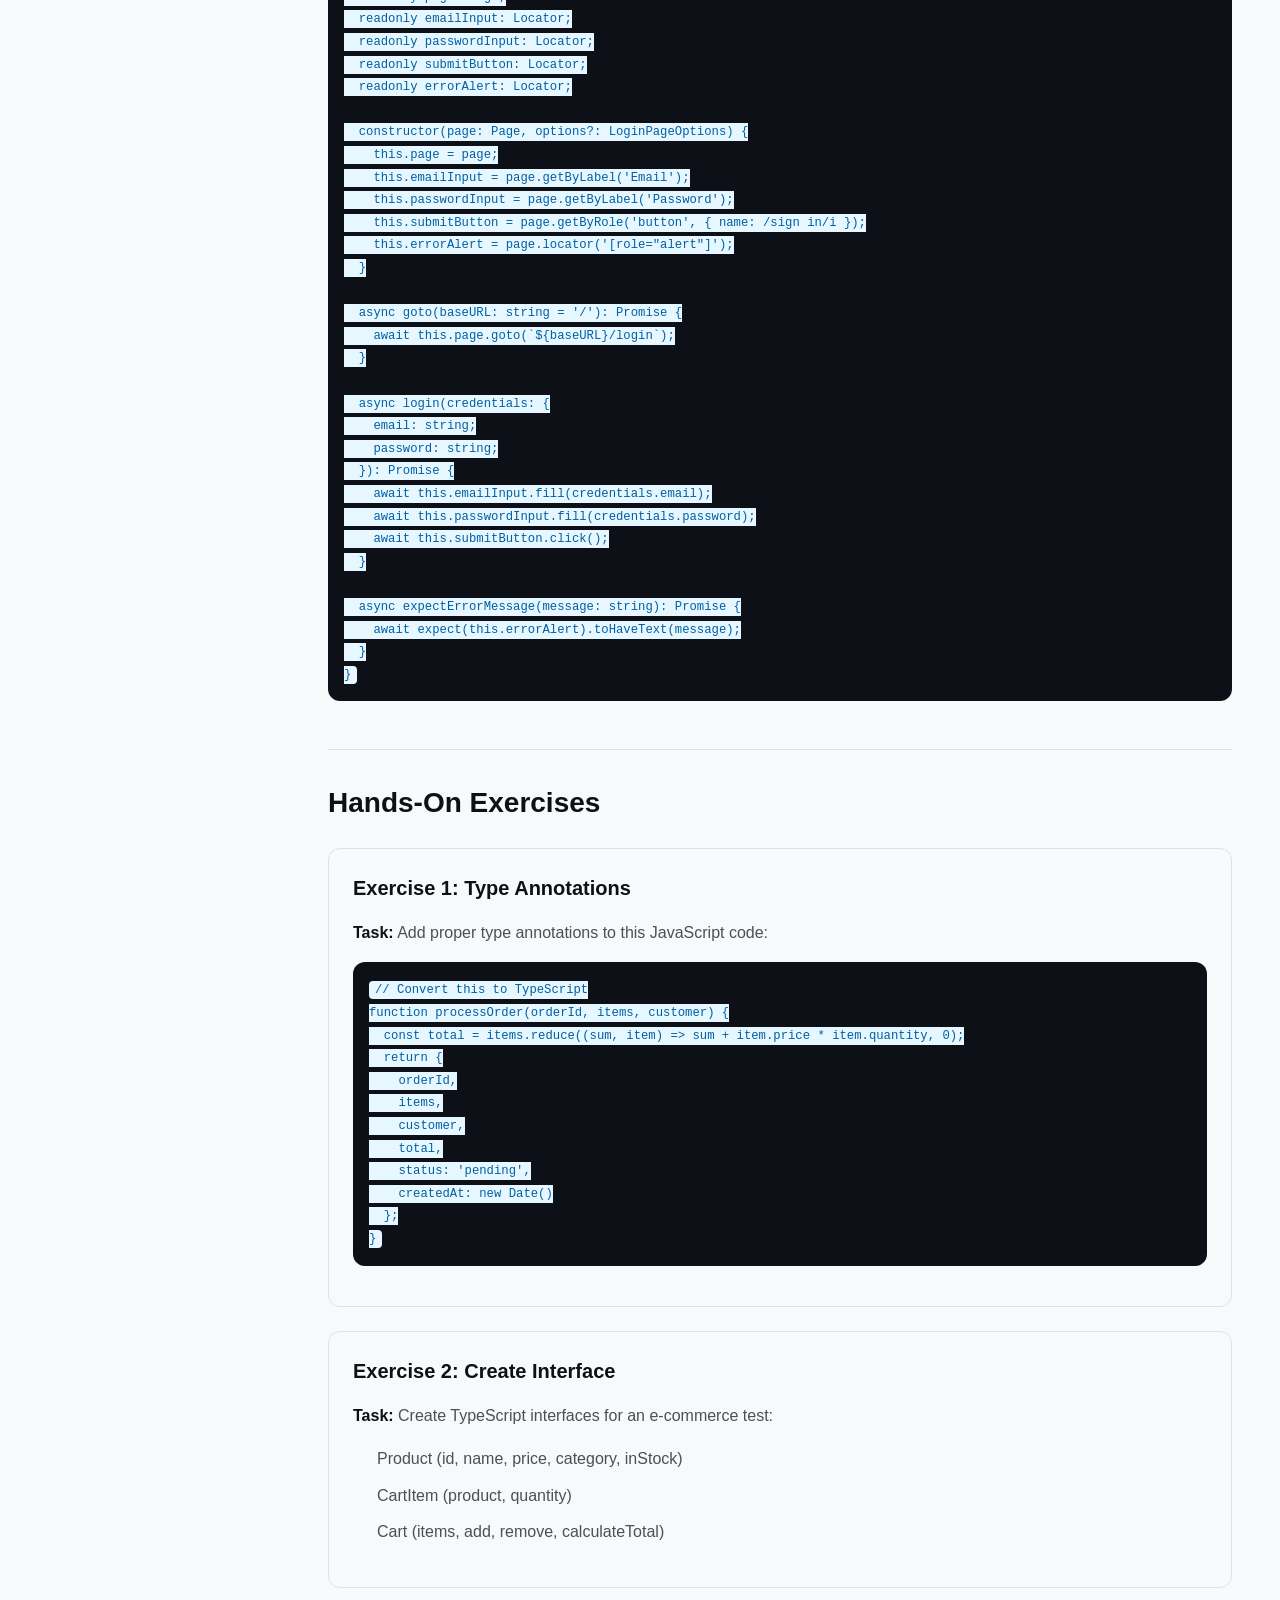
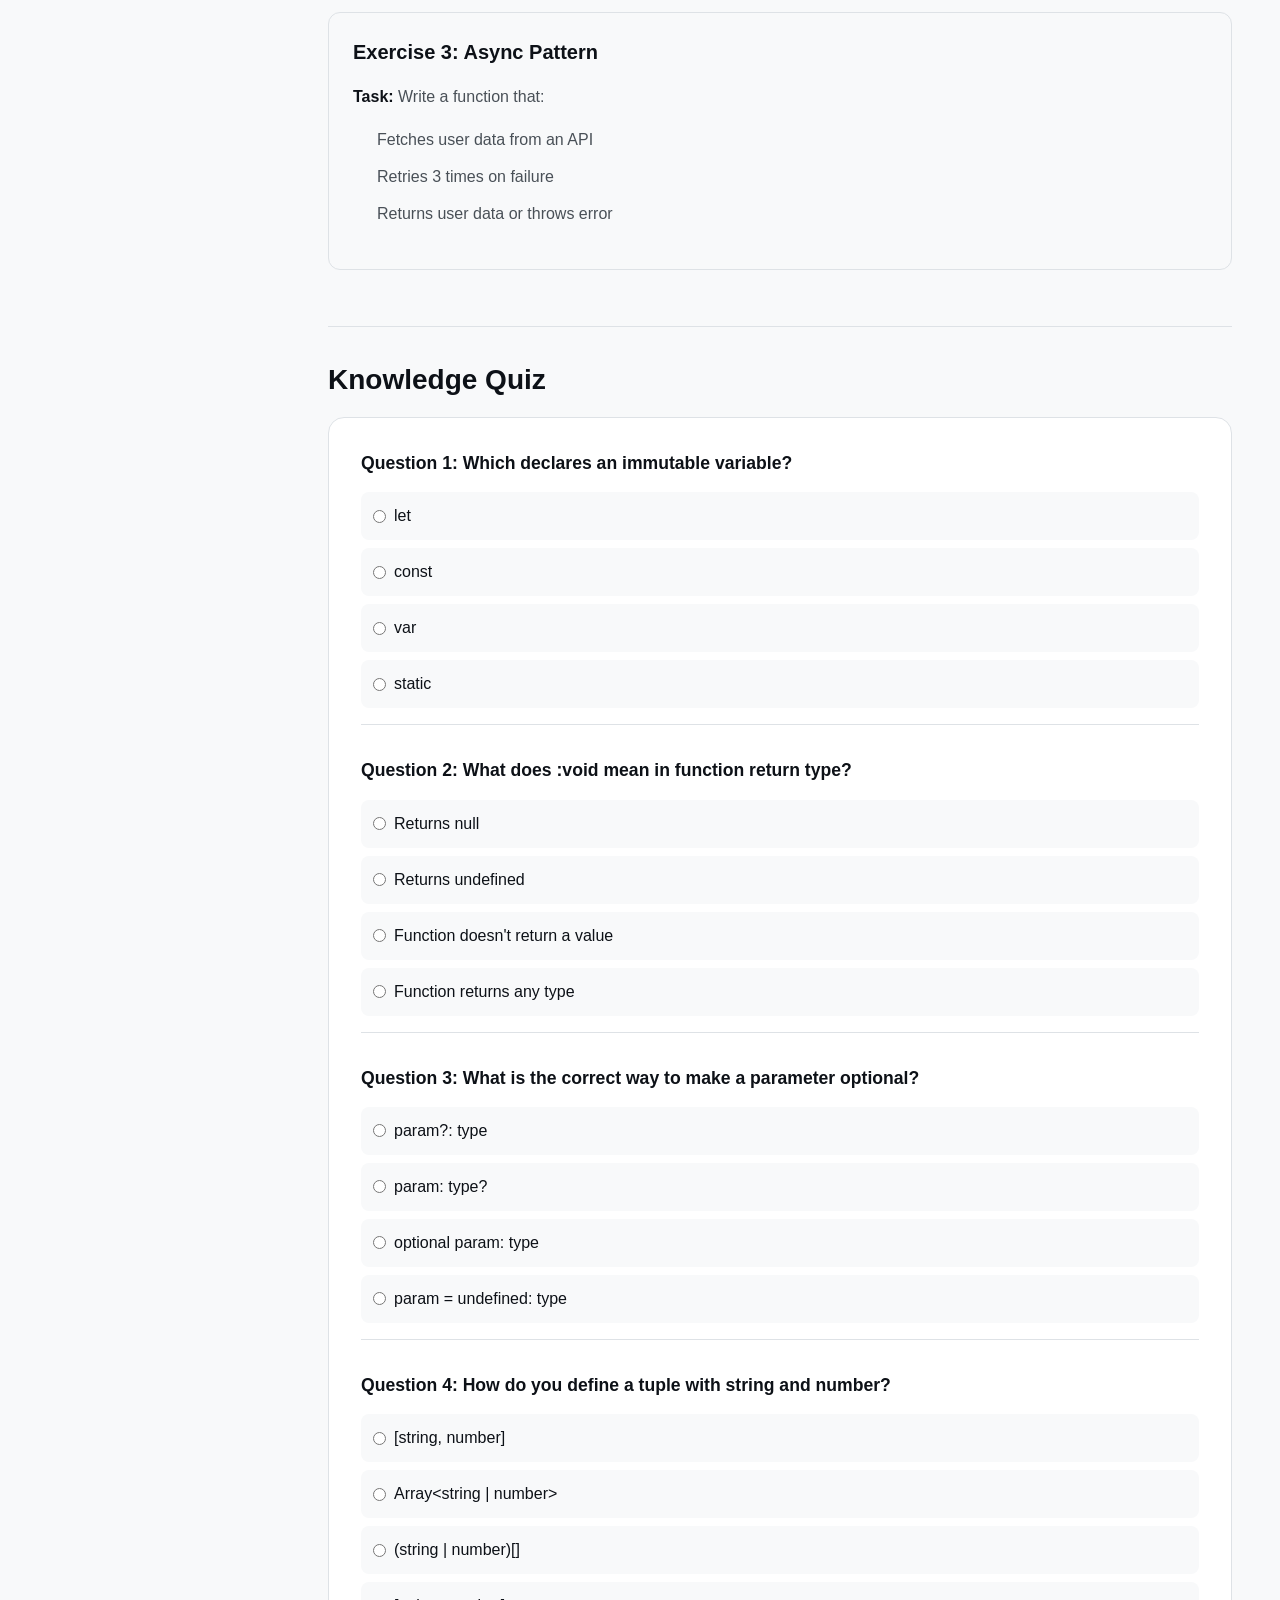
<file: modules/typescript.html>
<!DOCTYPE html>
<html lang="en">
<head>
    <meta charset="UTF-8">
    <meta name="viewport" content="width=device-width, initial-scale=1.0">
    <title>TypeScript for QA Engineers - Complete Guide</title>
    <link rel="stylesheet" href="../css/styles.css">
    <link rel="stylesheet" href="../css/modules.css">
    <link rel="stylesheet" href="https://cdnjs.cloudflare.com/ajax/libs/font-awesome/6.4.0/css/all.min.css">
</head>
<body class="module-page">
    <div class="app-container">
        <aside class="sidebar">
            <div class="sidebar-header">
                <h2><i class="fas fa-file-code"></i> TypeScript</h2>
            </div>
            <nav class="sidebar-nav">
                <a href="#intro" class="nav-item active">Introduction</a>
                <a href="#variables" class="nav-item">Variables & Types</a>
                <a href="#functions" class="nav-item">Functions</a>
                <a href="#arrays" class="nav-item">Arrays & Objects</a>
                <a href="#interfaces" class="nav-item">Interfaces</a>
                <a href="#async" class="nav-item">Async/Await</a>
                <a href="#playwright-ts" class="nav-item">Playwright + TS</a>
                <a href="#exercises" class="nav-item">Exercises</a>
                <a href="#quiz" class="nav-item">Quiz</a>
                <a href="../index.html" class="nav-item" style="margin-top:1rem; border-top:1px solid var(--border-color); padding-top:1rem;">
                    <i class="fas fa-home"></i> Back to Home
                </a>
            </nav>
        </aside>

        <main class="content">
            <header class="content-header">
                <h1><i class="fas fa-file-code" style="color:#0077cc"></i> TypeScript for QA Engineers</h1>
                <p>Learn TypeScript from scratch - essential for Playwright automation</p>
            </header>

            <section id="intro" class="module-section">
                <h2>What is TypeScript?</h2>
                <p>TypeScript is a strongly-typed programming language that builds on JavaScript. It adds type safety, making code more reliable and easier to debug - perfect for test automation.</p>

                <div class="info-box">
                    <h3>Why TypeScript for QA?</h3>
                    <ul>
                        <li><strong>Catch Errors Early:</strong> Types are checked at compile time, not runtime</li>
                        <li><strong>Better IDE Support:</strong> Autocomplete, refactoring, navigation</li>
                        <li><strong>Playwright Native Support:</strong> Playwright is written in TypeScript</li>
                        <li><strong>Maintainable Code:</strong> Self-documenting code with types</li>
                        <li><strong>Industry Standard:</strong> Most modern test frameworks use TypeScript</li>
                    </ul>
                </div>

                <h3>TypeScript vs JavaScript</h3>
                <pre><code>// JavaScript (no types)
function login(email, password) {
  return fetch('/api/login', {
    method: 'POST',
    body: JSON.stringify({ email, password })
  });
}

// TypeScript (with types)
function login(email: string, password: string): Promise<Response> {
  return fetch('/api/login', {
    method: 'POST',
    headers: { 'Content-Type': 'application/json' },
    body: JSON.stringify({ email, password })
  });
}</code></pre>

                <h3>TypeScript Setup</h3>
                <pre><code># Install TypeScript
npm install -g typescript

# Check version
tsc --version

# Initialize in project
npm install -D typescript @playwright/test
npx tsc --init</code></pre>
            </section>

            <section id="variables" class="module-section">
                <h2>Variables & Basic Types</h2>

                <h3>Declaring Variables</h3>
                <pre><code>// let - mutable variable (prefer this in tests)
let count = 0;
count = 5; // OK

// const - immutable (use when value won't change)
const PI = 3.14159;
const BASE_URL = 'https://api.example.com';
// PI = 3; // Error!

// var - old style (avoid in new code)
var name = 'old'; // Don't use</code></pre>

                <h3>Basic Types</h3>
                <pre><code>// String
let username: string = 'testuser';
let greeting: string = `Hello, ${username}`; // Template literal

// Number
let age: number = 25;
let price: number = 19.99;
let percent: number = 100; // integers and decimals are both number

// Boolean
let isLoggedIn: boolean = true;
let hasAccess: boolean = false;

// Array
let scores: number[] = [95, 87, 92];
let names: string[] = ['Ali', 'Sara', 'Omar'];
let mixed: Array<number> = [1, 2, 3]; // Generic syntax

// Tuple (fixed-length array with types)
let user: [string, number] = ['Ahmed', 30];
// user = [30, 'Ahmed']; // Error! Order matters

// Any (avoid when possible - defeats type checking)
let dynamic: any = 'could be anything';
dynamic = 123; // OK
dynamic = true; // OK

// Void (no return value)
function logMessage(message: string): void {
  console.log(message);
}

// Null and Undefined
let empty: null = null;
let notDefined: undefined = undefined;</code></pre>

                <h3>Type Inference</h3>
                <pre><code>// TypeScript infers types when not explicitly declared
let inferred = 'hello'; // TypeScript knows this is string
inferred = 123; // Error! Type is inferred as string

// But you can still declare types explicitly
let explicit: string = 'hello';
explicit = 123; // Error!</code></pre>
            </section>

            <section id="functions" class="module-section">
                <h2>Functions</h2>

                <h3>Function Declarations</h3>
                <pre><code>// Basic function with types
function add(a: number, b: number): number {
  return a + b;
}

// Arrow function (preferred in modern code)
const multiply = (a: number, b: number): number => {
  return a * b;
};

// Short arrow function (implicit return)
const square = (x: number): number => x * x;

// Optional parameters
function greet(name: string, greeting?: string): string {
  return greeting ? `${greeting}, ${name}!` : `Hello, ${name}!`;
}
greet('Ahmed');           // "Hello, Ahmed!"
greet('Ahmed', 'Hi');     // "Hi, Ahmed!"

// Default parameters
function createUser(name: string, role: string = 'user'): object {
  return { name, role };
}

// Rest parameters
function sum(...numbers: number[]): number {
  return numbers.reduce((total, n) => total + n, 0);
}
sum(1, 2, 3, 4, 5); // 15</code></pre>

                <h3>Function Types</h3>
                <pre><code>// Function type annotation
let myFunc: (x: number, y: number) => number;

// Using in practice
type Operation = (a: number, b: number) => number;

const add: Operation = (a, b) => a + b;
const subtract: Operation = (a, b) => a - b;

// Callback functions
function processData(
  data: string[],
  callback: (item: string, index: number) => string
): string[] {
  return data.map(callback);
}

const upperCase = processData(
  ['apple', 'banana', 'cherry'],
  (item, index) => item.toUpperCase()
);
// Result: ['APPLE', 'BANANA', 'CHERRY']</code></pre>
            </section>

            <section id="arrays" class="module-section">
                <h2>Arrays & Objects</h2>

                <h3>Array Methods</h3>
                <pre><code>const numbers = [1, 2, 3, 4, 5];

// map - transform each item
const doubled = numbers.map(n => n * 2); // [2, 4, 6, 8, 10]

// filter - keep items that pass test
const evens = numbers.filter(n => n % 2 === 0); // [2, 4]

// find - first item that passes test
const firstEven = numbers.find(n => n % 2 === 0); // 2

// reduce - combine into single value
const sum = numbers.reduce((total, n) => total + n, 0); // 15

// some/every - boolean checks
const hasEven = numbers.some(n => n % 2 === 0); // true
const allPositive = numbers.every(n => n > 0); // true

// Chaining
const result = numbers
  .filter(n => n > 2)
  .map(n => n * 10)
  .reduce((a, b) => a + b, 0); // 120 (3+4+5 = 12 * 10 = 120</code></pre>

                <h3>Objects</h3>
                <pre><code>// Object type declaration
const user: {
  name: string;
  age: number;
  email?: string; // optional
  role: 'admin' | 'user' | 'guest'; // union type
} = {
  name: 'Ahmed',
  age: 30,
  role: 'user'
};

// Accessing properties
console.log(user.name); // 'Ahmed'
console.log(user['age']); // 30

// Modifying (only if not const)
user.age = 31; // OK
// user.role = 'superadmin'; // Error! Not in union type

// Object destructuring
const { name, age, role } = user;
console.log(name); // 'Ahmed'

// Spread operator
const updatedUser = { ...user, age: 32, email: 'ahmed@example.com' };
// { name: 'Ahmed', age: 32, role: 'user', email: 'ahmed@example.com' }</code></pre>

                <h3>Useful Object Methods</h3>
                <pre><code>const user = { name: 'Ahmed', age: 30, city: 'Amman' };

// Object.keys, values, entries
Object.keys(user);    // ['name', 'age', 'city']
Object.values(user);  // ['Ahmed', 30, 'Amman']
Object.entries(user); // [['name', 'Ahmed'], ['age', 30], ['city', 'Amman']]

// Loop through entries
Object.entries(user).forEach(([key, value]) => {
  console.log(`${key}: ${value}`);
});

// Create object from entries
const parsed = Object.fromEntries([['a', 1], ['b', 2]]);
// { a: 1, b: 2 }</code></pre>
            </section>

            <section id="interfaces" class="module-section">
                <h2>Interfaces</h2>
                <p>Interfaces define the structure of objects. They're essential for creating type-safe test utilities and page objects.</p>

                <h3>Basic Interfaces</h3>
                <pre><code>// Define interface
interface User {
  id: number;
  name: string;
  email: string;
  role: 'admin' | 'user' | 'guest';
  createdAt?: Date; // optional
}

// Use interface
const user: User = {
  id: 1,
  name: 'Ahmed Hassan',
  email: 'ahmed@example.com',
  role: 'user'
};

// Function with interface parameter
function printUser(user: User): void {
  console.log(`${user.name} (${user.email}) - ${user.role}`);
}
printUser(user); // "Ahmed Hassan (ahmed@example.com) - user"

// Interface with method
interface Logger {
  log(message: string): void;
  error(message: string, error?: Error): void;
}

class ConsoleLogger implements Logger {
  log(message: string): void {
    console.log(`[LOG] ${message}`);
  }
  error(message: string, error?: Error): void {
    console.error(`[ERROR] ${message}`, error);
  }
}</code></pre>

                <h3>Extending Interfaces</h3>
                <pre><code>// Base interface
interface BaseEntity {
  id: number;
  createdAt: Date;
  updatedAt: Date;
}

// Extend base
interface User extends BaseEntity {
  name: string;
  email: string;
  lastLoginAt?: Date;
}

interface Product extends BaseEntity {
  name: string;
  price: number;
  category: string;
}

const user: User = {
  id: 1,
  name: 'Ahmed',
  email: 'ahmed@example.com',
  createdAt: new Date(),
  updatedAt: new Date()
};</code></pre>

                <h3>Interface for Test Data</h3>
                <pre><code>// Define test data structure
interface LoginTestData {
  email: string;
  password: string;
  expectedResult: 'success' | 'invalid_email' | 'invalid_password' | 'empty_fields';
  expectedMessage?: string;
}

// Use in tests
const loginScenarios: LoginTestData[] = [
  {
    email: 'valid@example.com',
    password: 'ValidPass123',
    expectedResult: 'success'
  },
  {
    email: 'invalid-email',
    password: 'pass123',
    expectedResult: 'invalid_email',
    expectedMessage: 'Please enter a valid email address'
  },
  {
    email: 'test@example.com',
    password: 'wrongpassword',
    expectedResult: 'invalid_password',
    expectedMessage: 'Incorrect password'
  }
];

// Run tests with data
loginScenarios.forEach(scenario => {
  test(`login with ${scenario.expectedResult}`, async ({ page }) => {
    await page.goto('/login');
    await page.getByLabel('Email').fill(scenario.email);
    await page.getByLabel('Password').fill(scenario.password);
    await page.getByRole('button', { name: 'Sign In' }).click();
    
    if (scenario.expectedResult === 'success') {
      await expect(page).toHaveURL('**/dashboard');
    } else {
      await expect(page.getByRole('alert')).toHaveText(scenario.expectedMessage!);
    }
  });
});</code></pre>
            </section>

            <section id="async" class="module-section">
                <h2>Async/Await & Promises</h2>
                <p>Async/await is essential for test automation - most operations (API calls, waiting for elements) are asynchronous.</p>

                <h3>Promises</h3>
                <pre><code>// Promise represents a future value
const promise = new Promise<string>((resolve, reject) => {
  setTimeout(() => {
    resolve('Data loaded!');
    // or reject(new Error('Failed!'));
  }, 1000);
});

// Using promise
promise
  .then(data => console.log(data)) // "Data loaded!"
  .catch(error => console.error(error));

// Promise states
// - Pending: initial state
// - Fulfilled: operation completed successfully
// - Rejected: operation failed</code></pre>

                <h3>Async/Await</h3>
                <pre><code>// async function returns a Promise
async function fetchUser(id: number): Promise<User> {
  const response = await fetch(`/api/users/${id}`);
  
  if (!response.ok) {
    throw new Error(`Failed to fetch user: ${response.status}`);
  }
  
  return response.json();
}

// Using async function
async function test() {
  try {
    const user = await fetchUser(123);
    console.log(user.name);
  } catch (error) {
    console.error('Failed to fetch user:', error);
  }
}

// Multiple async operations
async function loadData() {
  // Sequential (slower)
  const user = await fetchUser(1);
  const posts = await fetchPosts(user.id);
  
  // Parallel (faster) - Promise.all
  const [user, posts] = await Promise.all([
    fetchUser(1),
    fetchPosts(1)
  ]);
}</code></pre>

                <h3>Common Patterns in Tests</h3>
                <pre><code>// Wait for condition with timeout
async function waitForElement(locator: Locator, timeout = 5000): Promise<void> {
  const start = Date.now();
  while (Date.now() - start < timeout) {
    if (await locator.isVisible()) return;
    await page.waitForTimeout(100);
  }
  throw new Error(`Element not visible after ${timeout}ms`);
}

// Retry pattern
async function retry<T>(
  fn: () => Promise<T>,
  maxAttempts = 3,
  delay = 1000
): Promise<T> {
  let lastError: Error;
  
  for (let i = 0; i < maxAttempts; i++) {
    try {
      return await fn();
    } catch (error) {
      lastError = error as Error;
      if (i < maxAttempts - 1) {
        await page.waitForTimeout(delay);
      }
    }
  }
  
  throw lastError!;
}</code></pre>
            </section>

            <section id="playwright-ts" class="module-section">
                <h2>Playwright + TypeScript Integration</h2>

                <h3>Playwright Test File Structure</h3>
                <pre><code>import { test, expect, Page, Browser } from '@playwright/test';

// Test with page fixture
test('login flow', async ({ page }) => {
  await page.goto('/login');
  await page.getByLabel('Email').fill('test@example.com');
  await page.getByLabel('Password').fill('password123');
  await page.getByRole('button', { name: 'Sign In' }).click();
  await expect(page).toHaveURL('**/dashboard');
});

// Test with custom fixtures
test('create user via API', async ({ request }) => {
  const response = await request.post('/api/users', {
    data: {
      name: 'Test User',
      email: `test${Date.now()}@example.com`
    }
  });
  expect(response.status()).toBe(201);
  const user = await response.json();
  expect(user).toHaveProperty('id');
});

// Parameterized tests
test.each([
  { email: 'valid@example.com', password: 'Valid123!', expected: 'success' },
  { email: 'invalid', password: 'pass', expected: 'validation_error' },
])('login scenario: $expected', async ({ email, password, expected }) => {
  // Test implementation
});</code></pre>

                <h3>Type-Safe Page Objects</h3>
                <pre><code>import { Page, Locator, expect } from '@playwright/test';

interface LoginPageOptions {
  baseURL: string;
  timeout: number;
}

export class LoginPage {
  readonly page: Page;
  readonly emailInput: Locator;
  readonly passwordInput: Locator;
  readonly submitButton: Locator;
  readonly errorAlert: Locator;

  constructor(page: Page, options?: LoginPageOptions) {
    this.page = page;
    this.emailInput = page.getByLabel('Email');
    this.passwordInput = page.getByLabel('Password');
    this.submitButton = page.getByRole('button', { name: /sign in/i });
    this.errorAlert = page.locator('[role="alert"]');
  }

  async goto(baseURL: string = '/'): Promise<void> {
    await this.page.goto(`${baseURL}/login`);
  }

  async login(credentials: {
    email: string;
    password: string;
  }): Promise<void> {
    await this.emailInput.fill(credentials.email);
    await this.passwordInput.fill(credentials.password);
    await this.submitButton.click();
  }

  async expectErrorMessage(message: string): Promise<void> {
    await expect(this.errorAlert).toHaveText(message);
  }
}</code></pre>
            </section>

            <section id="exercises" class="module-section">
                <h2>Hands-On Exercises</h2>

                <div class="exercise">
                    <h3>Exercise 1: Type Annotations</h3>
                    <p><strong>Task:</strong> Add proper type annotations to this JavaScript code:</p>
                    <pre><code>// Convert this to TypeScript
function processOrder(orderId, items, customer) {
  const total = items.reduce((sum, item) => sum + item.price * item.quantity, 0);
  return {
    orderId,
    items,
    customer,
    total,
    status: 'pending',
    createdAt: new Date()
  };
}</code></pre>
                </div>

                <div class="exercise">
                    <h3>Exercise 2: Create Interface</h3>
                    <p><strong>Task:</strong> Create TypeScript interfaces for an e-commerce test:</p>
                    <ul>
                        <li>Product (id, name, price, category, inStock)</li>
                        <li>CartItem (product, quantity)</li>
                        <li>Cart (items, add, remove, calculateTotal)</li>
                    </ul>
                </div>

                <div class="exercise">
                    <h3>Exercise 3: Async Pattern</h3>
                    <p><strong>Task:</strong> Write a function that:</p>
                    <ul>
                        <li>Fetches user data from an API</li>
                        <li>Retries 3 times on failure</li>
                        <li>Returns user data or throws error</li>
                    </ul>
                </div>
            </section>

            <section id="quiz" class="module-section">
                <h2>Knowledge Quiz</h2>
                
                <div class="quiz-container">
                    <div class="quiz-question" data-correct="b">
                        <h4>Question 1: Which declares an immutable variable?</h4>
                        <div class="quiz-options">
                            <label><input type="radio" name="q1" value="a"> let</label>
                            <label><input type="radio" name="q1" value="b"> const</label>
                            <label><input type="radio" name="q1" value="c"> var</label>
                            <label><input type="radio" name="q1" value="d"> static</label>
                        </div>
                    </div>

                    <div class="quiz-question" data-correct="c">
                        <h4>Question 2: What does :void mean in function return type?</h4>
                        <div class="quiz-options">
                            <label><input type="radio" name="q2" value="a"> Returns null</label>
                            <label><input type="radio" name="q2" value="b"> Returns undefined</label>
                            <label><input type="radio" name="q2" value="c"> Function doesn't return a value</label>
                            <label><input type="radio" name="q2" value="d"> Function returns any type</label>
                        </div>
                    </div>

                    <div class="quiz-question" data-correct="a">
                        <h4>Question 3: What is the correct way to make a parameter optional?</h4>
                        <div class="quiz-options">
                            <label><input type="radio" name="q3" value="a"> param?: type</label>
                            <label><input type="radio" name="q3" value="b"> param: type?</label>
                            <label><input type="radio" name="q3" value="c"> optional param: type</label>
                            <label><input type="radio" name="q3" value="d"> param = undefined: type</label>
                        </div>
                    </div>

                    <div class="quiz-question" data-correct="d">
                        <h4>Question 4: How do you define a tuple with string and number?</h4>
                        <div class="quiz-options">
                            <label><input type="radio" name="q4" value="a"> [string, number]</label>
                            <label><input type="radio" name="q4" value="b"> Array&lt;string | number&gt;</label>
                            <label><input type="radio" name="q4" value="c"> (string | number)[]</label>
                            <label><input type="radio" name="q4" value="d"> [string, number]</label>
                        </div>
                    </div>

                    <div class="quiz-question" data-correct="b">
                        <h4>Question 5: What does async/await return?</h4>
                        <div class="quiz-options">
                            <label><input type="radio" name="q5" value="a"> The actual value</label>
                            <label><input type="radio" name="q5" value="b"> A Promise</label>
                            <label><input type="radio" name="q5" value="c"> A callback</label>
                            <label><input type="radio" name="q5" value="d"> An error</label>
                        </div>
                    </div>

                    <button class="btn-primary" onclick="checkQuiz()">Submit Answers</button>
                    <div id="quiz-results" class="quiz-results"></div>
                </div>
            </section>

            <footer class="content-footer">
                <p>TypeScript for QA | <a href="../index.html">Back to Home</a></p>
                <p>Next: <a href="webdriverio.html">WebdriverIO</a></p>
            </footer>
        </main>
    </div>

    <script src="../js/app.js"></script>
    <script>
        function checkQuiz() {
            const questions = document.querySelectorAll('.quiz-question');
            let correct = 0;
            questions.forEach((q, index) => {
                const selected = q.querySelector('input[name="q' + (index + 1) + '"]:checked');
                const options = q.querySelectorAll('.quiz-options label');
                options.forEach(opt => opt.classList.remove('correct', 'incorrect'));
                if (selected) {
                    const parentLabel = selected.closest('label');
                    if (selected.value === q.dataset.correct) {
                        correct++;
                        parentLabel.classList.add('correct');
                    } else {
                        parentLabel.classList.add('incorrect');
                        q.querySelector('input[value="' + q.dataset.correct + '"]').closest('label').classList.add('correct');
                    }
                } else {
                    q.querySelector('input[value="' + q.dataset.correct + '"]').closest('label').classList.add('correct');
                }
            });
            const percentage = Math.round((correct / questions.length) * 100);
            document.getElementById('quiz-results').innerHTML = `<h4>Results: ${correct}/${questions.length} (${percentage}%)</h4><p>${percentage >= 80 ? 'Excellent!' : percentage >= 60 ? 'Good job!' : 'Keep learning!'}</p>`;
            document.getElementById('quiz-results').style.display = 'block';
        }
    </script>
</body>
</html>
</file>
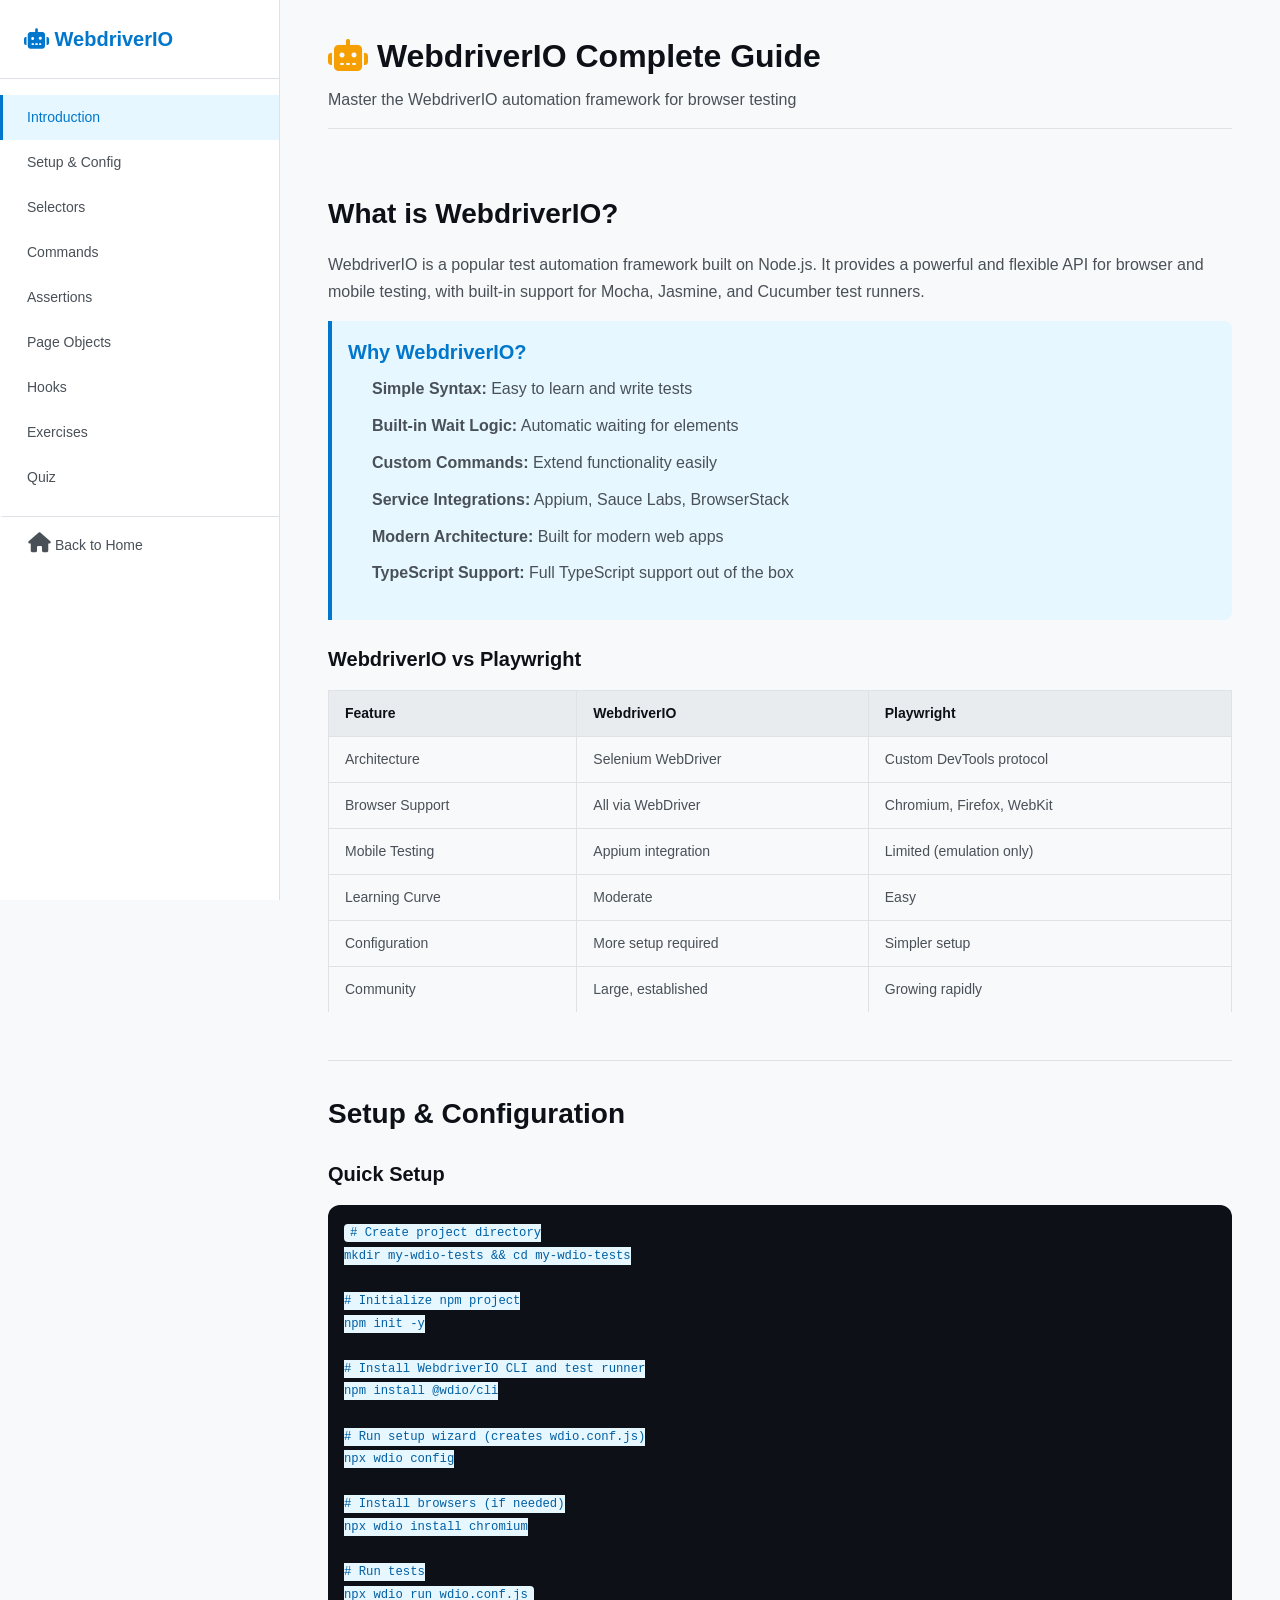
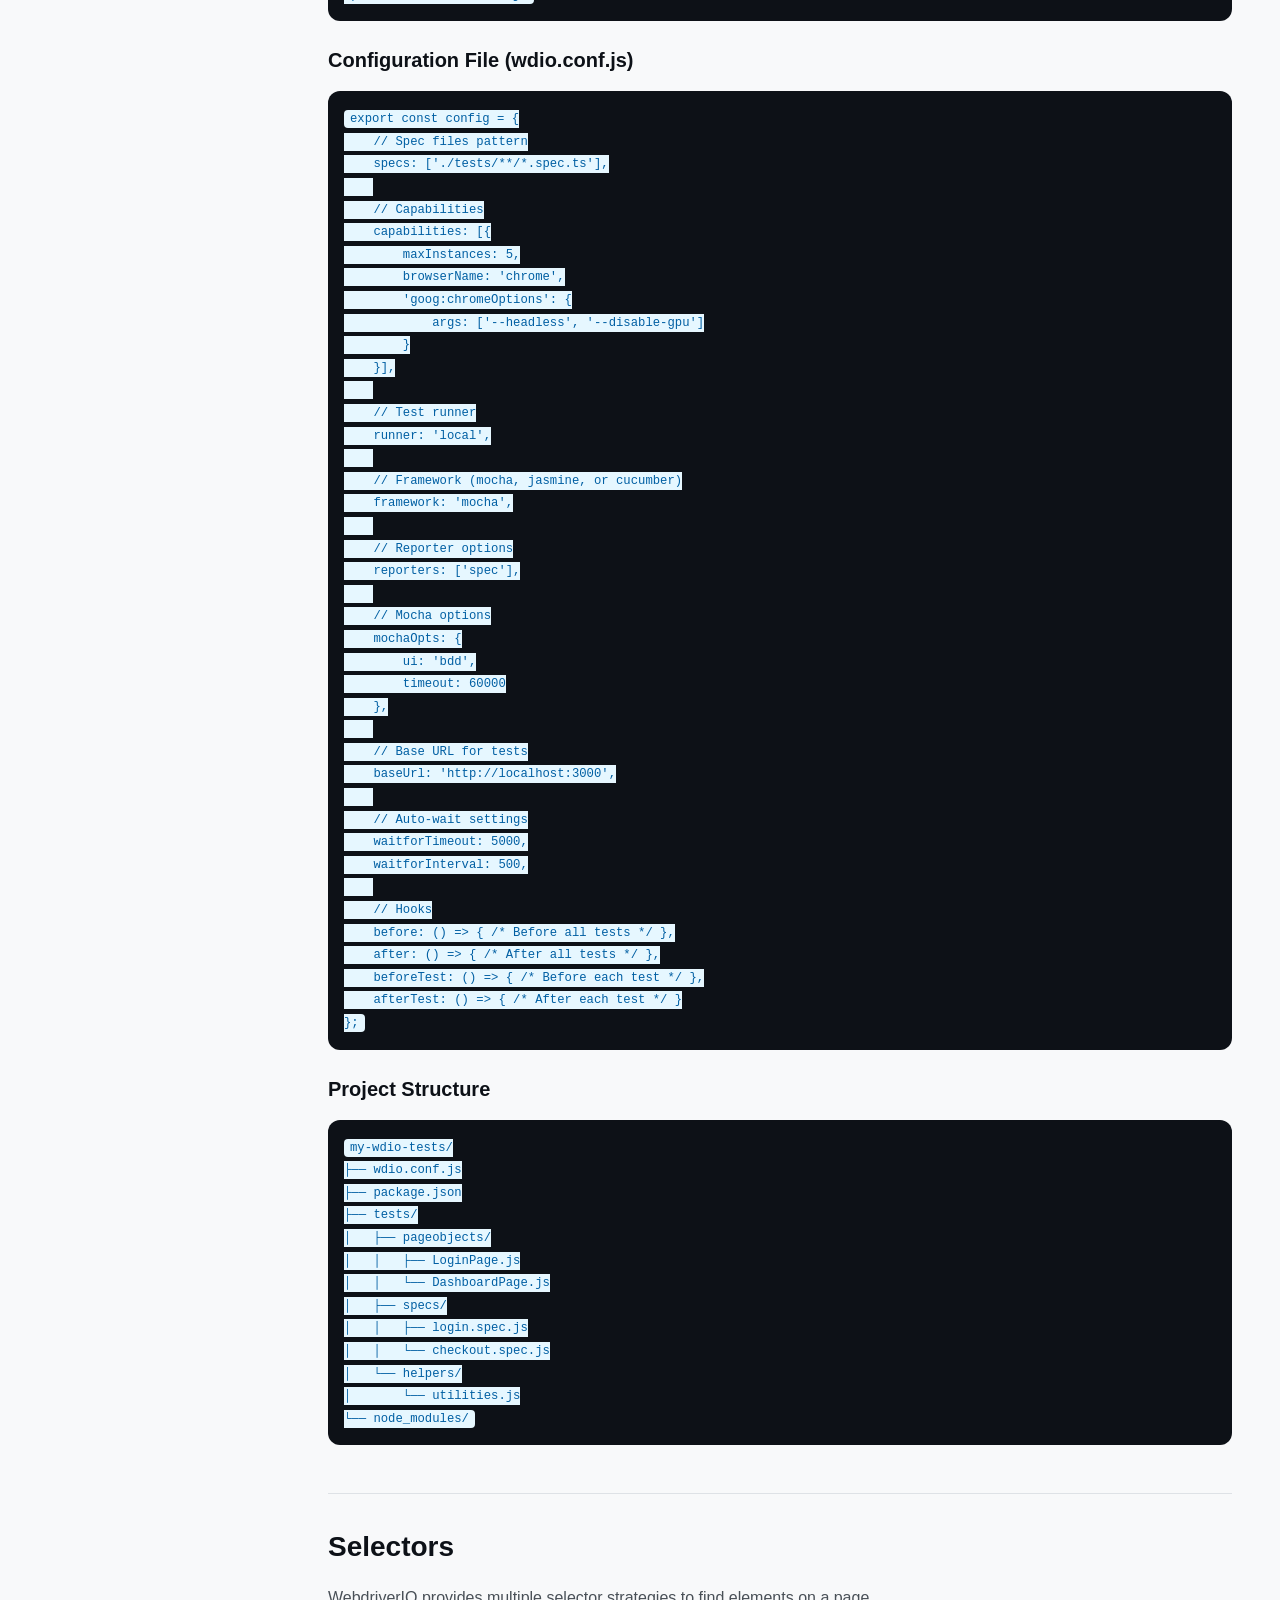
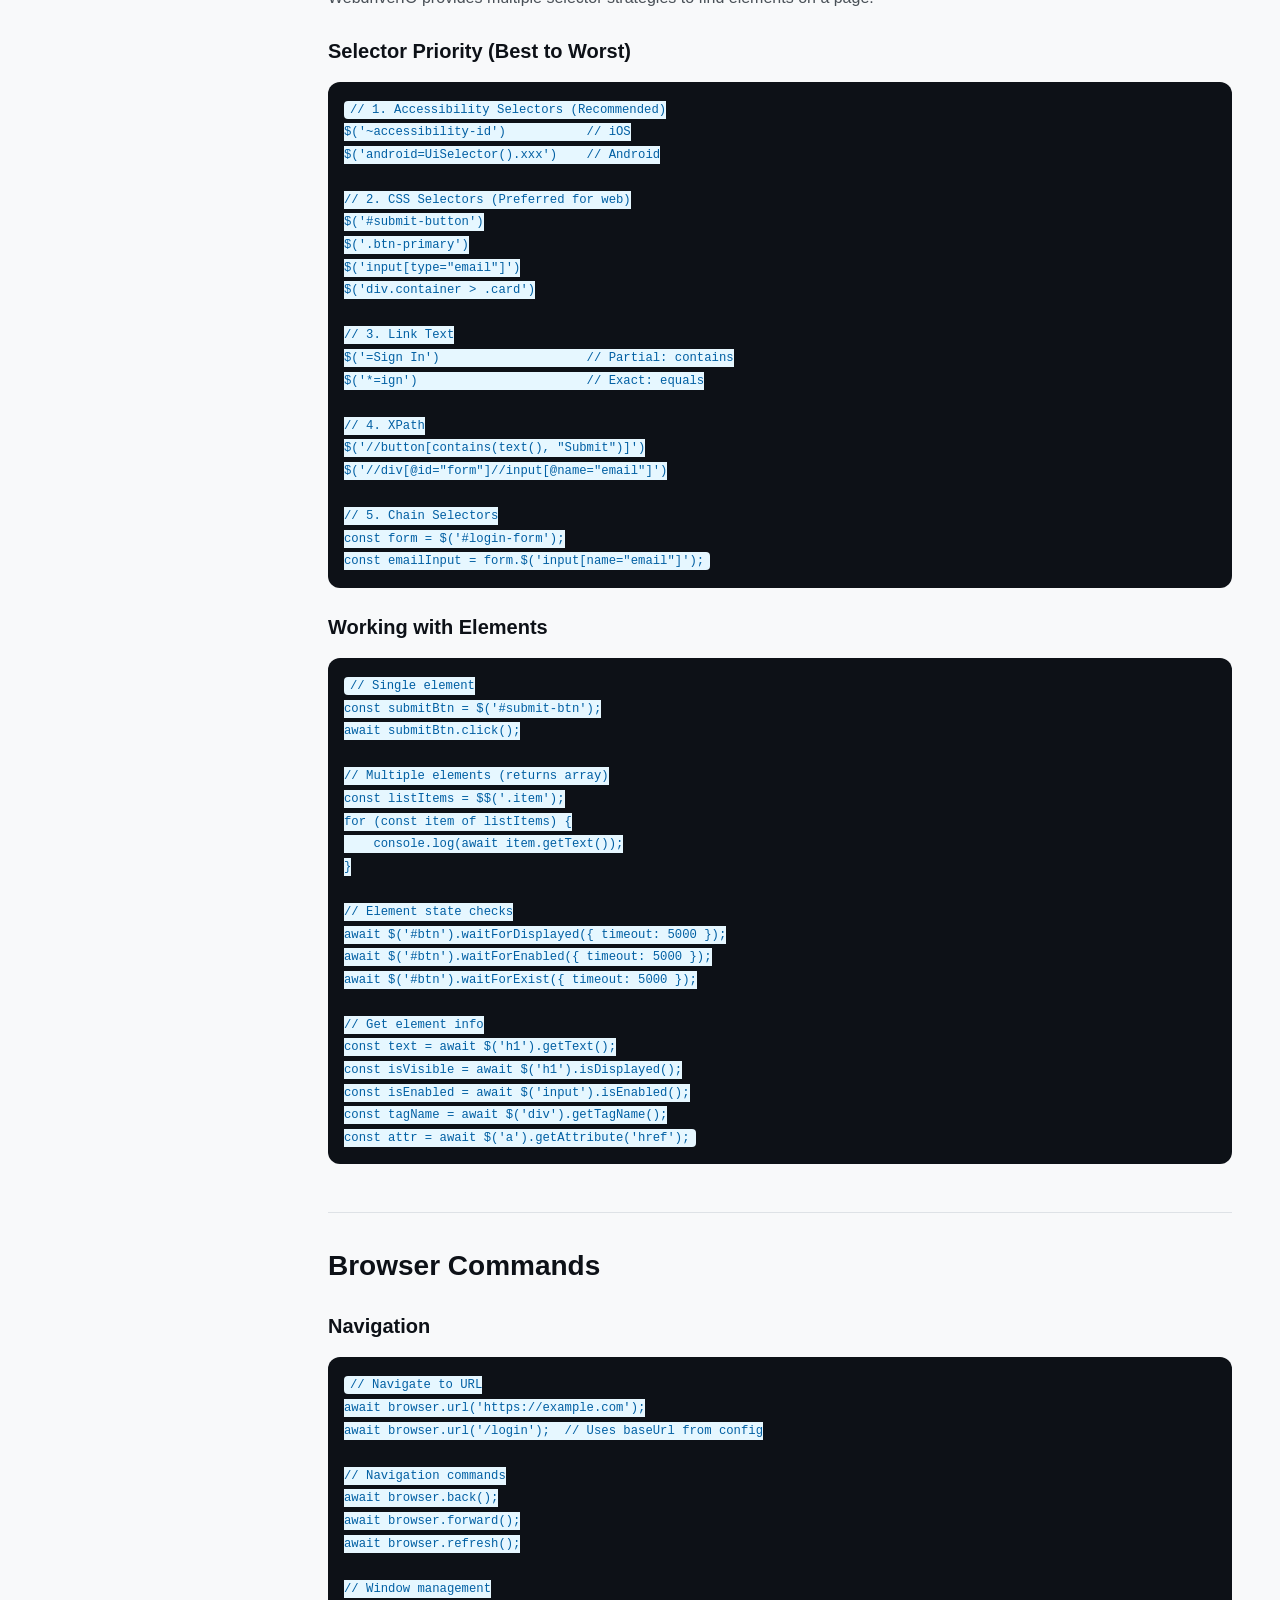
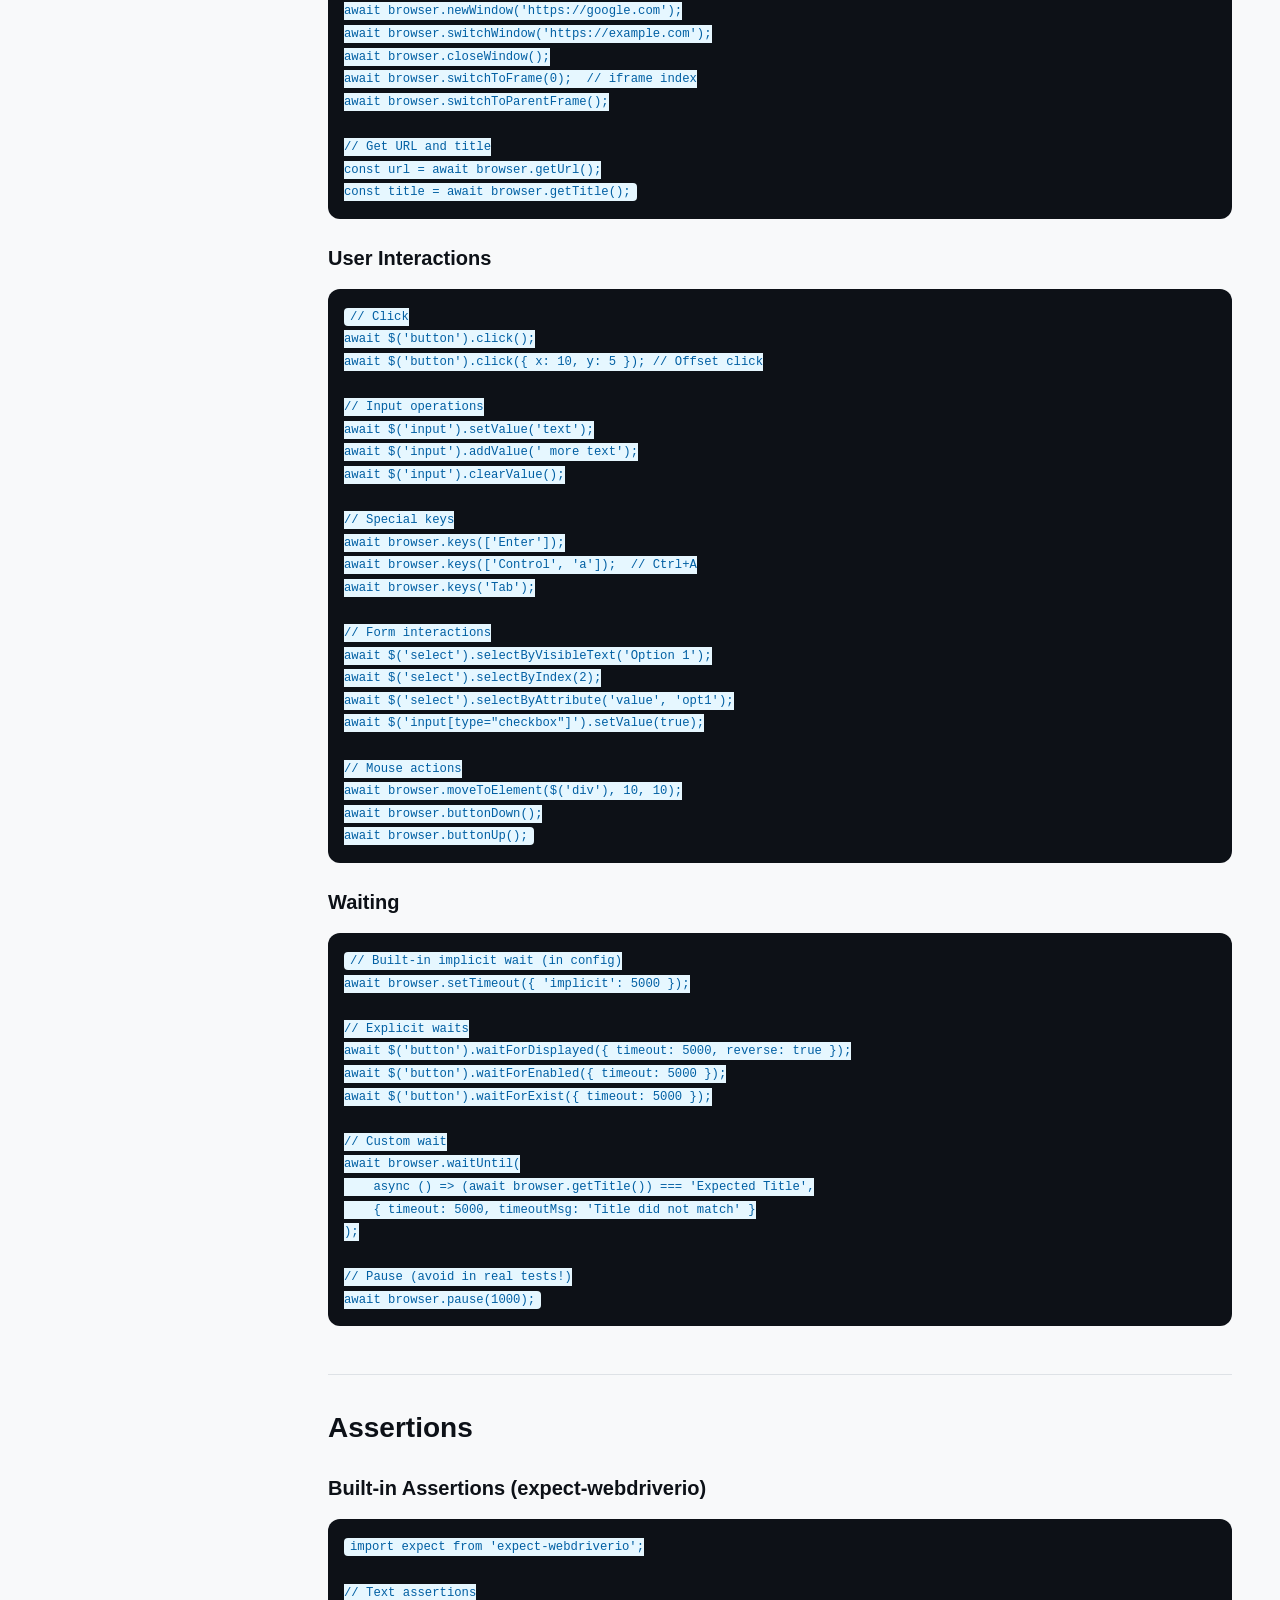
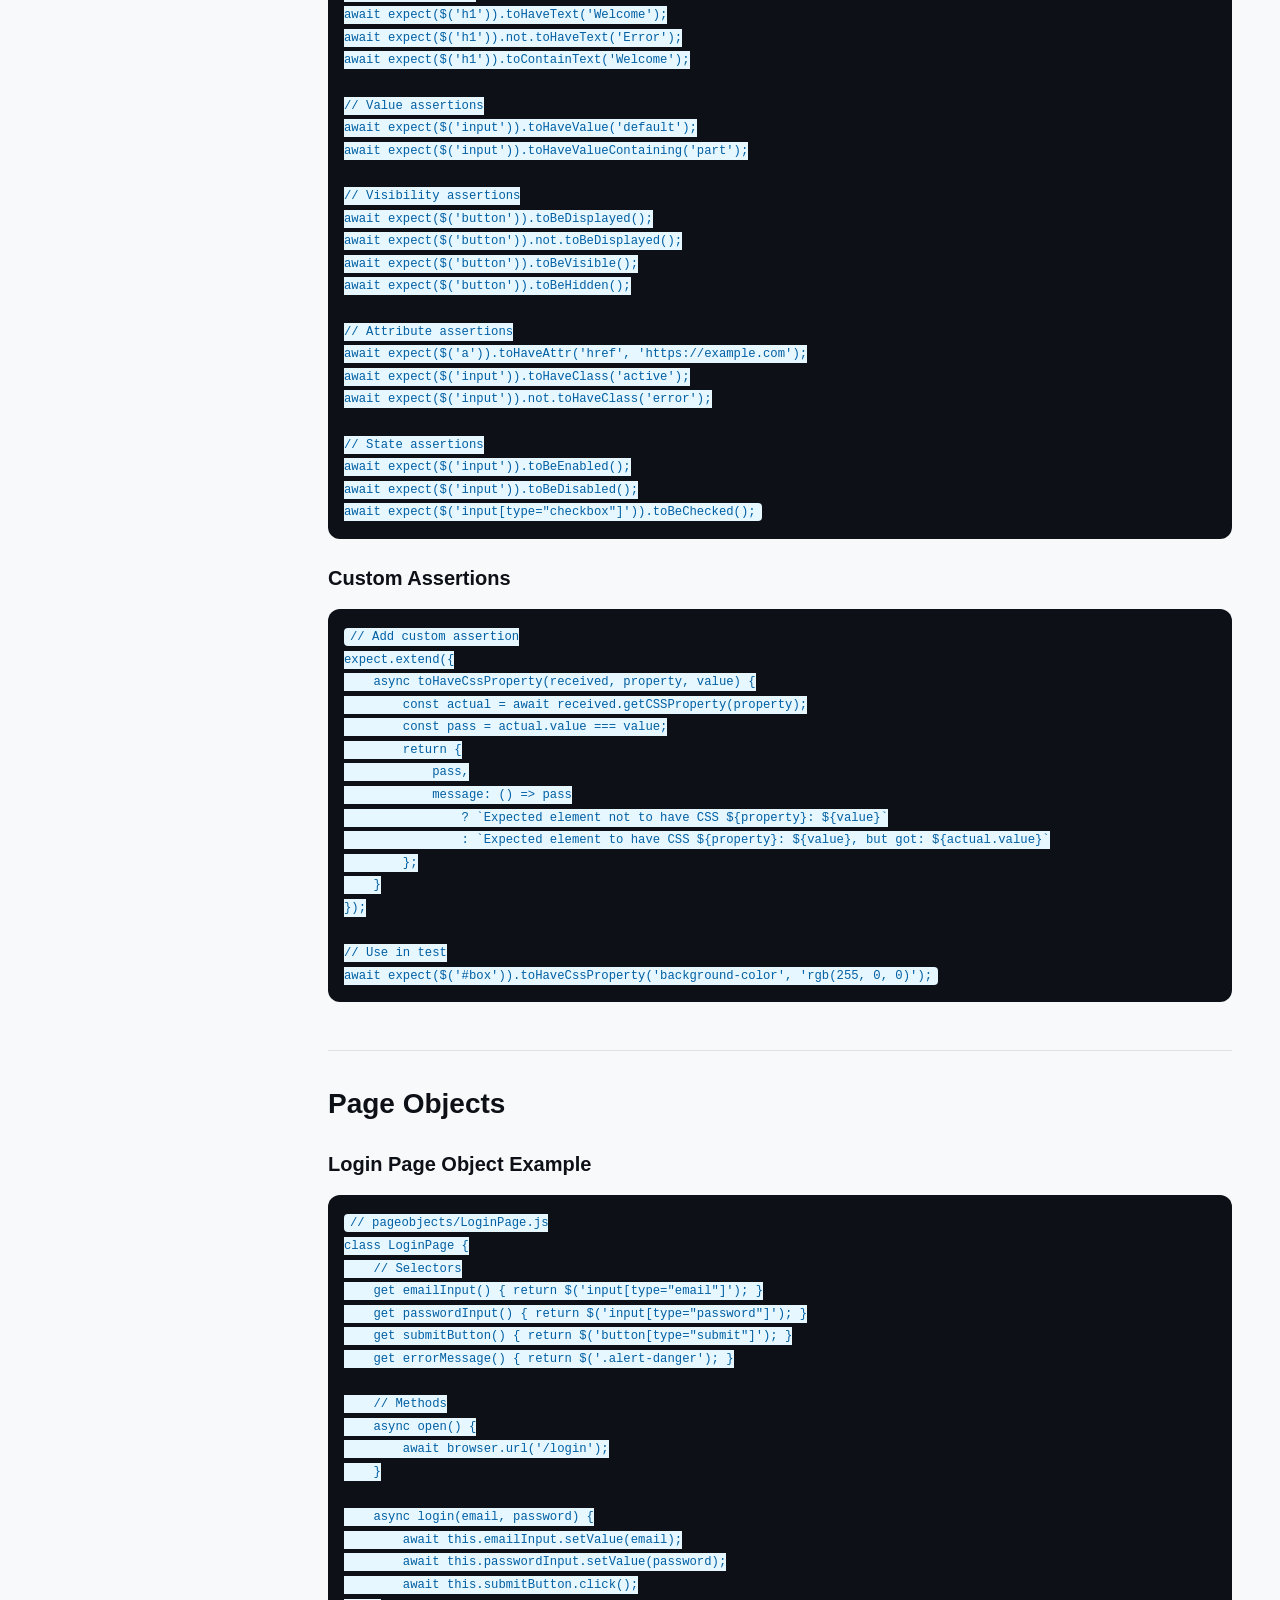
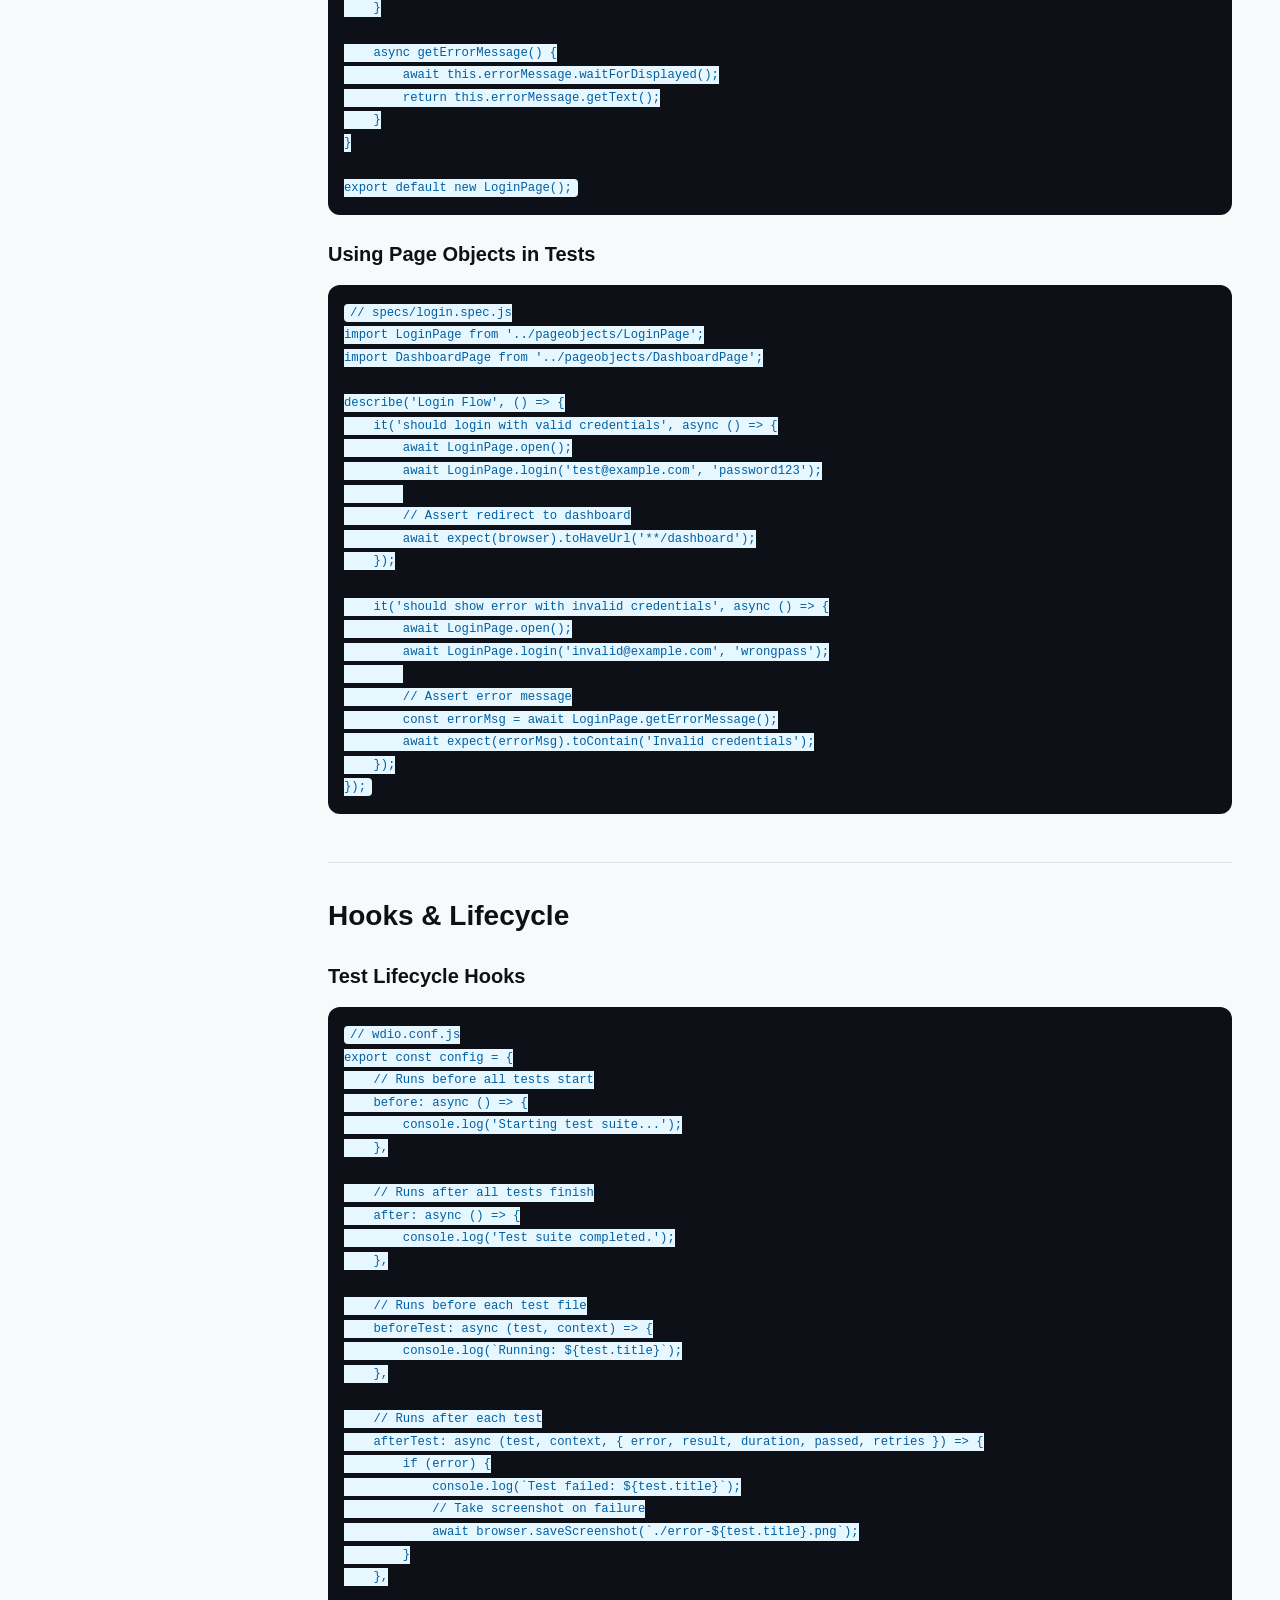
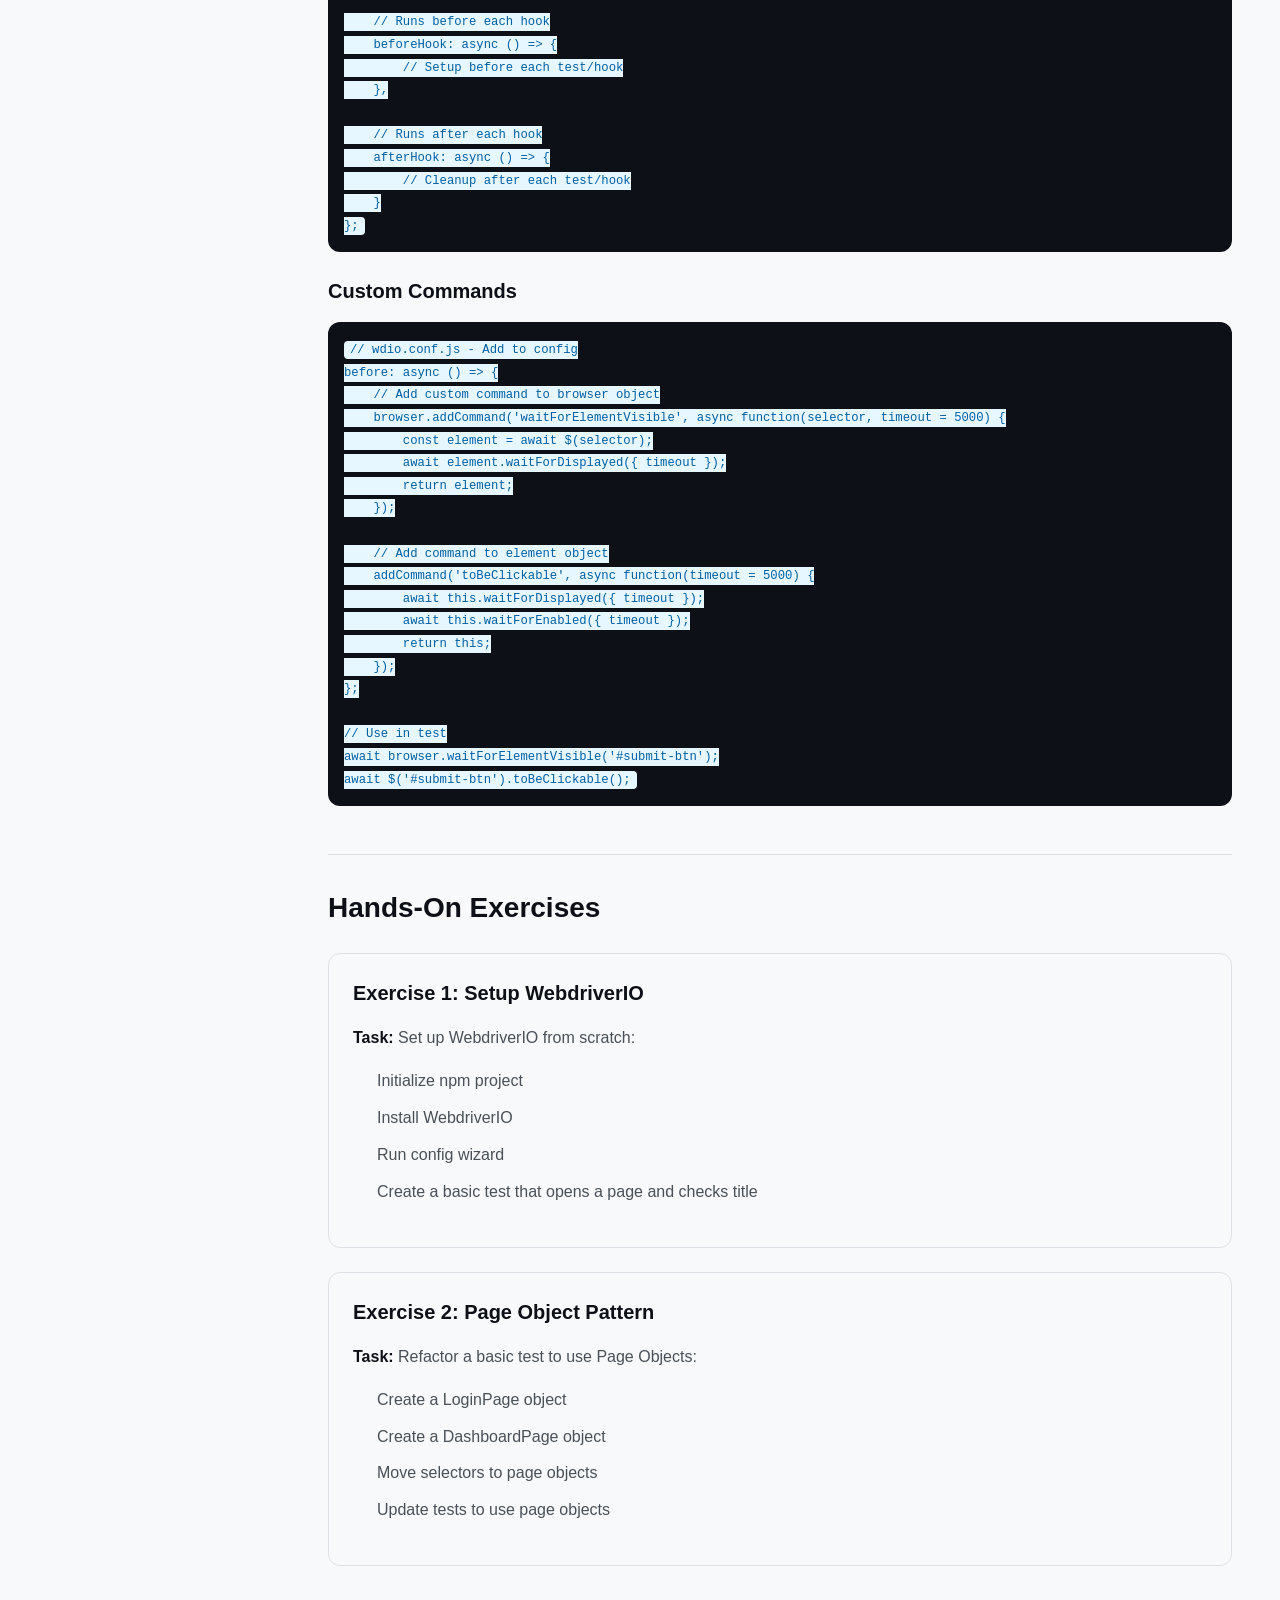
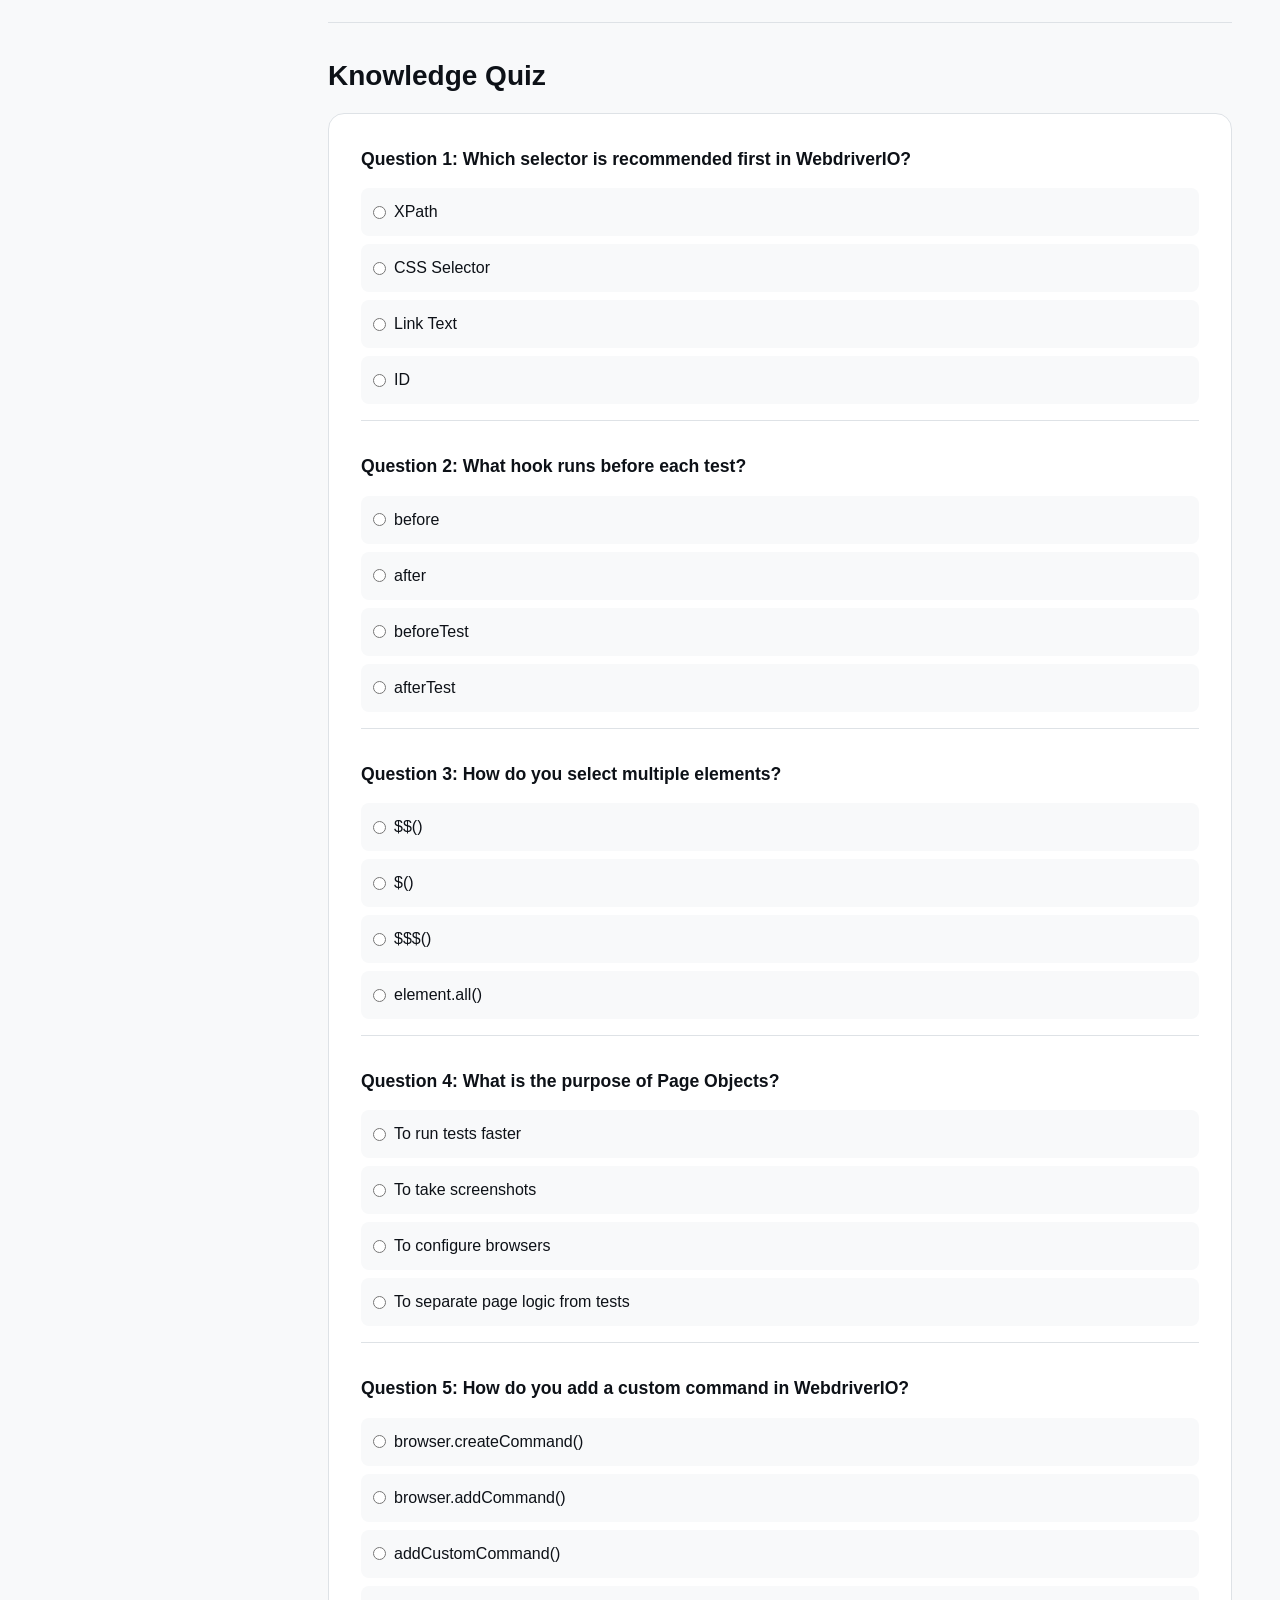
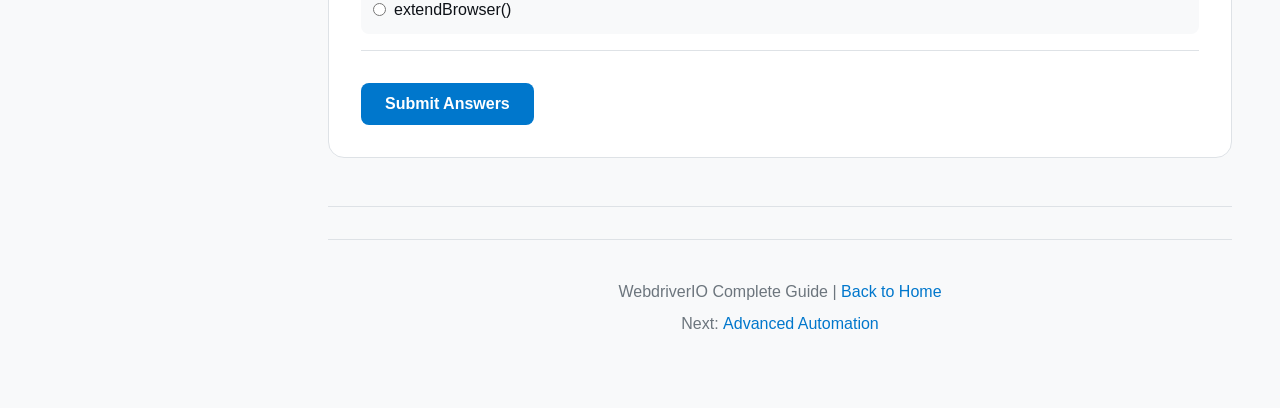
<file: modules/webdriverio.html>
<!DOCTYPE html>
<html lang="en">
<head>
    <meta charset="UTF-8">
    <meta name="viewport" content="width=device-width, initial-scale=1.0">
    <title>WebdriverIO Complete Guide - Test Automation Framework</title>
    <link rel="stylesheet" href="../css/styles.css">
    <link rel="stylesheet" href="../css/modules.css">
    <link rel="stylesheet" href="https://cdnjs.cloudflare.com/ajax/libs/font-awesome/6.4.0/css/all.min.css">
</head>
<body class="module-page">
    <div class="app-container">
        <aside class="sidebar">
            <div class="sidebar-header">
                <h2><i class="fas fa-robot"></i> WebdriverIO</h2>
            </div>
            <nav class="sidebar-nav">
                <a href="#intro" class="nav-item active">Introduction</a>
                <a href="#setup" class="nav-item">Setup & Config</a>
                <a href="#selectors" class="nav-item">Selectors</a>
                <a href="#commands" class="nav-item">Commands</a>
                <a href="#assertions" class="nav-item">Assertions</a>
                <a href="#page-objects" class="nav-item">Page Objects</a>
                <a href="#hooks" class="nav-item">Hooks</a>
                <a href="#exercises" class="nav-item">Exercises</a>
                <a href="#quiz" class="nav-item">Quiz</a>
                <a href="../index.html" class="nav-item" style="margin-top:1rem; border-top:1px solid var(--border-color); padding-top:1rem;">
                    <i class="fas fa-home"></i> Back to Home
                </a>
            </nav>
        </aside>

        <main class="content">
            <header class="content-header">
                <h1><i class="fas fa-robot" style="color:#f59f00"></i> WebdriverIO Complete Guide</h1>
                <p>Master the WebdriverIO automation framework for browser testing</p>
            </header>

            <section id="intro" class="module-section">
                <h2>What is WebdriverIO?</h2>
                <p>WebdriverIO is a popular test automation framework built on Node.js. It provides a powerful and flexible API for browser and mobile testing, with built-in support for Mocha, Jasmine, and Cucumber test runners.</p>

                <div class="info-box">
                    <h3>Why WebdriverIO?</h3>
                    <ul>
                        <li><strong>Simple Syntax:</strong> Easy to learn and write tests</li>
                        <li><strong>Built-in Wait Logic:</strong> Automatic waiting for elements</li>
                        <li><strong>Custom Commands:</strong> Extend functionality easily</li>
                        <li><strong>Service Integrations:</strong> Appium, Sauce Labs, BrowserStack</li>
                        <li><strong>Modern Architecture:</strong> Built for modern web apps</li>
                        <li><strong>TypeScript Support:</strong> Full TypeScript support out of the box</li>
                    </ul>
                </div>

                <h3>WebdriverIO vs Playwright</h3>
                <table class="data-table">
                    <thead>
                        <tr><th>Feature</th><th>WebdriverIO</th><th>Playwright</th></tr>
                    </thead>
                    <tbody>
                        <tr><td>Architecture</td><td>Selenium WebDriver</td><td>Custom DevTools protocol</td></tr>
                        <tr><td>Browser Support</td><td>All via WebDriver</td><td>Chromium, Firefox, WebKit</td></tr>
                        <tr><td>Mobile Testing</td><td>Appium integration</td><td>Limited (emulation only)</td></tr>
                        <tr><td>Learning Curve</td><td>Moderate</td><td>Easy</td></tr>
                        <tr><td>Configuration</td><td>More setup required</td><td>Simpler setup</td></tr>
                        <tr><td>Community</td><td>Large, established</td><td>Growing rapidly</td></tr>
                    </tbody>
                </table>
            </section>

            <section id="setup" class="module-section">
                <h2>Setup & Configuration</h2>

                <h3>Quick Setup</h3>
                <pre><code># Create project directory
mkdir my-wdio-tests && cd my-wdio-tests

# Initialize npm project
npm init -y

# Install WebdriverIO CLI and test runner
npm install @wdio/cli

# Run setup wizard (creates wdio.conf.js)
npx wdio config

# Install browsers (if needed)
npx wdio install chromium

# Run tests
npx wdio run wdio.conf.js</code></pre>

                <h3>Configuration File (wdio.conf.js)</h3>
                <pre><code>export const config = {
    // Spec files pattern
    specs: ['./tests/**/*.spec.ts'],
    
    // Capabilities
    capabilities: [{
        maxInstances: 5,
        browserName: 'chrome',
        'goog:chromeOptions': {
            args: ['--headless', '--disable-gpu']
        }
    }],
    
    // Test runner
    runner: 'local',
    
    // Framework (mocha, jasmine, or cucumber)
    framework: 'mocha',
    
    // Reporter options
    reporters: ['spec'],
    
    // Mocha options
    mochaOpts: {
        ui: 'bdd',
        timeout: 60000
    },
    
    // Base URL for tests
    baseUrl: 'http://localhost:3000',
    
    // Auto-wait settings
    waitforTimeout: 5000,
    waitforInterval: 500,
    
    // Hooks
    before: () => { /* Before all tests */ },
    after: () => { /* After all tests */ },
    beforeTest: () => { /* Before each test */ },
    afterTest: () => { /* After each test */ }
};</code></pre>

                <h3>Project Structure</h3>
                <pre><code>my-wdio-tests/
├── wdio.conf.js
├── package.json
├── tests/
│   ├── pageobjects/
│   │   ├── LoginPage.js
│   │   └── DashboardPage.js
│   ├── specs/
│   │   ├── login.spec.js
│   │   └── checkout.spec.js
│   └── helpers/
│       └── utilities.js
└── node_modules/</code></pre>
            </section>

            <section id="selectors" class="module-section">
                <h2>Selectors</h2>
                <p>WebdriverIO provides multiple selector strategies to find elements on a page.</p>

                <h3>Selector Priority (Best to Worst)</h3>
                <pre><code>// 1. Accessibility Selectors (Recommended)
$('~accessibility-id')           // iOS
$('android=UiSelector().xxx')    // Android

// 2. CSS Selectors (Preferred for web)
$('#submit-button')
$('.btn-primary')
$('input[type="email"]')
$('div.container > .card')

// 3. Link Text
$('=Sign In')                    // Partial: contains
$('*=ign')                       // Exact: equals

// 4. XPath
$('//button[contains(text(), "Submit")]')
$('//div[@id="form"]//input[@name="email"]')

// 5. Chain Selectors
const form = $('#login-form');
const emailInput = form.$('input[name="email"]');</code></pre>

                <h3>Working with Elements</h3>
                <pre><code>// Single element
const submitBtn = $('#submit-btn');
await submitBtn.click();

// Multiple elements (returns array)
const listItems = $$('.item');
for (const item of listItems) {
    console.log(await item.getText());
}

// Element state checks
await $('#btn').waitForDisplayed({ timeout: 5000 });
await $('#btn').waitForEnabled({ timeout: 5000 });
await $('#btn').waitForExist({ timeout: 5000 });

// Get element info
const text = await $('h1').getText();
const isVisible = await $('h1').isDisplayed();
const isEnabled = await $('input').isEnabled();
const tagName = await $('div').getTagName();
const attr = await $('a').getAttribute('href');</code></pre>
            </section>

            <section id="commands" class="module-section">
                <h2>Browser Commands</h2>

                <h3>Navigation</h3>
                <pre><code>// Navigate to URL
await browser.url('https://example.com');
await browser.url('/login');  // Uses baseUrl from config

// Navigation commands
await browser.back();
await browser.forward();
await browser.refresh();

// Window management
await browser.newWindow('https://google.com');
await browser.switchWindow('https://example.com');
await browser.closeWindow();
await browser.switchToFrame(0);  // iframe index
await browser.switchToParentFrame();

// Get URL and title
const url = await browser.getUrl();
const title = await browser.getTitle();</code></pre>

                <h3>User Interactions</h3>
                <pre><code>// Click
await $('button').click();
await $('button').click({ x: 10, y: 5 }); // Offset click

// Input operations
await $('input').setValue('text');
await $('input').addValue(' more text');
await $('input').clearValue();

// Special keys
await browser.keys(['Enter']);
await browser.keys(['Control', 'a']);  // Ctrl+A
await browser.keys('Tab');

// Form interactions
await $('select').selectByVisibleText('Option 1');
await $('select').selectByIndex(2);
await $('select').selectByAttribute('value', 'opt1');
await $('input[type="checkbox"]').setValue(true);

// Mouse actions
await browser.moveToElement($('div'), 10, 10);
await browser.buttonDown();
await browser.buttonUp();</code></pre>

                <h3>Waiting</h3>
                <pre><code>// Built-in implicit wait (in config)
await browser.setTimeout({ 'implicit': 5000 });

// Explicit waits
await $('button').waitForDisplayed({ timeout: 5000, reverse: true });
await $('button').waitForEnabled({ timeout: 5000 });
await $('button').waitForExist({ timeout: 5000 });

// Custom wait
await browser.waitUntil(
    async () => (await browser.getTitle()) === 'Expected Title',
    { timeout: 5000, timeoutMsg: 'Title did not match' }
);

// Pause (avoid in real tests!)
await browser.pause(1000);</code></pre>
            </section>

            <section id="assertions" class="module-section">
                <h2>Assertions</h2>

                <h3>Built-in Assertions (expect-webdriverio)</h3>
                <pre><code>import expect from 'expect-webdriverio';

// Text assertions
await expect($('h1')).toHaveText('Welcome');
await expect($('h1')).not.toHaveText('Error');
await expect($('h1')).toContainText('Welcome');

// Value assertions
await expect($('input')).toHaveValue('default');
await expect($('input')).toHaveValueContaining('part');

// Visibility assertions
await expect($('button')).toBeDisplayed();
await expect($('button')).not.toBeDisplayed();
await expect($('button')).toBeVisible();
await expect($('button')).toBeHidden();

// Attribute assertions
await expect($('a')).toHaveAttr('href', 'https://example.com');
await expect($('input')).toHaveClass('active');
await expect($('input')).not.toHaveClass('error');

// State assertions
await expect($('input')).toBeEnabled();
await expect($('input')).toBeDisabled();
await expect($('input[type="checkbox"]')).toBeChecked();</code></pre>

                <h3>Custom Assertions</h3>
                <pre><code>// Add custom assertion
expect.extend({
    async toHaveCssProperty(received, property, value) {
        const actual = await received.getCSSProperty(property);
        const pass = actual.value === value;
        return {
            pass,
            message: () => pass
                ? `Expected element not to have CSS ${property}: ${value}`
                : `Expected element to have CSS ${property}: ${value}, but got: ${actual.value}`
        };
    }
});

// Use in test
await expect($('#box')).toHaveCssProperty('background-color', 'rgb(255, 0, 0)');</code></pre>
            </section>

            <section id="page-objects" class="module-section">
                <h2>Page Objects</h2>

                <h3>Login Page Object Example</h3>
                <pre><code>// pageobjects/LoginPage.js
class LoginPage {
    // Selectors
    get emailInput() { return $('input[type="email"]'); }
    get passwordInput() { return $('input[type="password"]'); }
    get submitButton() { return $('button[type="submit"]'); }
    get errorMessage() { return $('.alert-danger'); }

    // Methods
    async open() {
        await browser.url('/login');
    }

    async login(email, password) {
        await this.emailInput.setValue(email);
        await this.passwordInput.setValue(password);
        await this.submitButton.click();
    }

    async getErrorMessage() {
        await this.errorMessage.waitForDisplayed();
        return this.errorMessage.getText();
    }
}

export default new LoginPage();</code></pre>

                <h3>Using Page Objects in Tests</h3>
                <pre><code>// specs/login.spec.js
import LoginPage from '../pageobjects/LoginPage';
import DashboardPage from '../pageobjects/DashboardPage';

describe('Login Flow', () => {
    it('should login with valid credentials', async () => {
        await LoginPage.open();
        await LoginPage.login('test@example.com', 'password123');
        
        // Assert redirect to dashboard
        await expect(browser).toHaveUrl('**/dashboard');
    });

    it('should show error with invalid credentials', async () => {
        await LoginPage.open();
        await LoginPage.login('invalid@example.com', 'wrongpass');
        
        // Assert error message
        const errorMsg = await LoginPage.getErrorMessage();
        await expect(errorMsg).toContain('Invalid credentials');
    });
});</code></pre>
            </section>

            <section id="hooks" class="module-section">
                <h2>Hooks & Lifecycle</h2>

                <h3>Test Lifecycle Hooks</h3>
                <pre><code>// wdio.conf.js
export const config = {
    // Runs before all tests start
    before: async () => {
        console.log('Starting test suite...');
    },

    // Runs after all tests finish
    after: async () => {
        console.log('Test suite completed.');
    },

    // Runs before each test file
    beforeTest: async (test, context) => {
        console.log(`Running: ${test.title}`);
    },

    // Runs after each test
    afterTest: async (test, context, { error, result, duration, passed, retries }) => {
        if (error) {
            console.log(`Test failed: ${test.title}`);
            // Take screenshot on failure
            await browser.saveScreenshot(`./error-${test.title}.png`);
        }
    },

    // Runs before each hook
    beforeHook: async () => {
        // Setup before each test/hook
    },

    // Runs after each hook
    afterHook: async () => {
        // Cleanup after each test/hook
    }
};</code></pre>

                <h3>Custom Commands</h3>
                <pre><code>// wdio.conf.js - Add to config
before: async () => {
    // Add custom command to browser object
    browser.addCommand('waitForElementVisible', async function(selector, timeout = 5000) {
        const element = await $(selector);
        await element.waitForDisplayed({ timeout });
        return element;
    });

    // Add command to element object
    addCommand('toBeClickable', async function(timeout = 5000) {
        await this.waitForDisplayed({ timeout });
        await this.waitForEnabled({ timeout });
        return this;
    });
};

// Use in test
await browser.waitForElementVisible('#submit-btn');
await $('#submit-btn').toBeClickable();</code></pre>
            </section>

            <section id="exercises" class="module-section">
                <h2>Hands-On Exercises</h2>

                <div class="exercise">
                    <h3>Exercise 1: Setup WebdriverIO</h3>
                    <p><strong>Task:</strong> Set up WebdriverIO from scratch:</p>
                    <ul>
                        <li>Initialize npm project</li>
                        <li>Install WebdriverIO</li>
                        <li>Run config wizard</li>
                        <li>Create a basic test that opens a page and checks title</li>
                    </ul>
                </div>

                <div class="exercise">
                    <h3>Exercise 2: Page Object Pattern</h3>
                    <p><strong>Task:</strong> Refactor a basic test to use Page Objects:</p>
                    <ul>
                        <li>Create a LoginPage object</li>
                        <li>Create a DashboardPage object</li>
                        <li>Move selectors to page objects</li>
                        <li>Update tests to use page objects</li>
                    </ul>
                </div>
            </section>

            <section id="quiz" class="module-section">
                <h2>Knowledge Quiz</h2>
                
                <div class="quiz-container">
                    <div class="quiz-question" data-correct="b">
                        <h4>Question 1: Which selector is recommended first in WebdriverIO?</h4>
                        <div class="quiz-options">
                            <label><input type="radio" name="q1" value="a"> XPath</label>
                            <label><input type="radio" name="q1" value="b"> CSS Selector</label>
                            <label><input type="radio" name="q1" value="c"> Link Text</label>
                            <label><input type="radio" name="q1" value="d"> ID</label>
                        </div>
                    </div>

                    <div class="quiz-question" data-correct="c">
                        <h4>Question 2: What hook runs before each test?</h4>
                        <div class="quiz-options">
                            <label><input type="radio" name="q2" value="a"> before</label>
                            <label><input type="radio" name="q2" value="b"> after</label>
                            <label><input type="radio" name="q2" value="c"> beforeTest</label>
                            <label><input type="radio" name="q2" value="d"> afterTest</label>
                        </div>
                    </div>

                    <div class="quiz-question" data-correct="a">
                        <h4>Question 3: How do you select multiple elements?</h4>
                        <div class="quiz-options">
                            <label><input type="radio" name="q3" value="a"> $$()</label>
                            <label><input type="radio" name="q3" value="b"> $()</label>
                            <label><input type="radio" name="q3" value="c"> $$$()</label>
                            <label><input type="radio" name="q3" value="d"> element.all()</label>
                        </div>
                    </div>

                    <div class="quiz-question" data-correct="d">
                        <h4>Question 4: What is the purpose of Page Objects?</h4>
                        <div class="quiz-options">
                            <label><input type="radio" name="q4" value="a"> To run tests faster</label>
                            <label><input type="radio" name="q4" value="b"> To take screenshots</label>
                            <label><input type="radio" name="q4" value="c"> To configure browsers</label>
                            <label><input type="radio" name="q4" value="d"> To separate page logic from tests</label>
                        </div>
                    </div>

                    <div class="quiz-question" data-correct="b">
                        <h4>Question 5: How do you add a custom command in WebdriverIO?</h4>
                        <div class="quiz-options">
                            <label><input type="radio" name="q5" value="a"> browser.createCommand()</label>
                            <label><input type="radio" name="q5" value="b"> browser.addCommand()</label>
                            <label><input type="radio" name="q5" value="c"> addCustomCommand()</label>
                            <label><input type="radio" name="q5" value="d"> extendBrowser()</label>
                        </div>
                    </div>

                    <button class="btn-primary" onclick="checkQuiz()">Submit Answers</button>
                    <div id="quiz-results" class="quiz-results"></div>
                </div>
            </section>

            <footer class="content-footer">
                <p>WebdriverIO Complete Guide | <a href="../index.html">Back to Home</a></p>
                <p>Next: <a href="automation-advanced.html">Advanced Automation</a></p>
            </footer>
        </main>
    </div>

    <script src="../js/app.js"></script>
    <script>
        function checkQuiz() {
            const questions = document.querySelectorAll('.quiz-question');
            let correct = 0;
            questions.forEach((q, index) => {
                const selected = q.querySelector('input[name="q' + (index + 1) + '"]:checked');
                const options = q.querySelectorAll('.quiz-options label');
                options.forEach(opt => opt.classList.remove('correct', 'incorrect'));
                if (selected) {
                    const parentLabel = selected.closest('label');
                    if (selected.value === q.dataset.correct) {
                        correct++;
                        parentLabel.classList.add('correct');
                    } else {
                        parentLabel.classList.add('incorrect');
                        q.querySelector('input[value="' + q.dataset.correct + '"]').closest('label').classList.add('correct');
                    }
                } else {
                    q.querySelector('input[value="' + q.dataset.correct + '"]').closest('label').classList.add('correct');
                }
            });
            const percentage = Math.round((correct / questions.length) * 100);
            document.getElementById('quiz-results').innerHTML = `<h4>Results: ${correct}/${questions.length} (${percentage}%)</h4><p>${percentage >= 80 ? 'Excellent!' : percentage >= 60 ? 'Good job!' : 'Keep learning!'}</p>`;
            document.getElementById('quiz-results').style.display = 'block';
        }
    </script>
</body>
</html>
</file>
<file: css/styles.css>
/* ============================================
   QA AUTOMATION TRAINING GROUND - MAIN STYLES
   ============================================
   A comprehensive, professional CSS framework
   for the QA Training Platform
   ============================================ */

/* ==========================================
   1. CSS VARIABLES (THEME SYSTEM)
   ========================================== */
:root {
  /* Primary Brand Colors */
  --primary-50: #e6f7ff;
  --primary-100: #b3e0ff;
  --primary-200: #80caff;
  --primary-300: #4db3ff;
  --primary-400: #1a9dff;
  --primary-500: #0077cc;
  --primary-600: #005fa3;
  --primary-700: #004780;
  --primary-800: #003366;
  --primary-900: #001a33;

  /* Secondary Colors */
  --secondary-50: #f3f0ff;
  --secondary-100: #e0d9ff;
  --secondary-200: #c9b8ff;
  --secondary-300: #b397ff;
  --secondary-400: #9d75ff;
  --secondary-500: #7c4dff;
  --secondary-600: #6633cc;
  --secondary-700: #4d2699;
  --secondary-800: #331a66;
  --secondary-900: #1a0d33;

  /* Success/Error/Warning Colors */
  --success-50: #e6f7e6;
  --success-100: #b3e6b3;
  --success-500: #28a745;
  --success-700: #1e7e34;

  --error-50: #ffe6e6;
  --error-100: #ffb3b3;
  --error-500: #dc3545;
  --error-700: #a71d2a;

  --warning-50: #fff9e6;
  --warning-100: #ffe6b3;
  --warning-500: #ffc107;
  --warning-700: #b38600;

  --info-50: #e6f7ff;
  --info-100: #b3e6ff;
  --info-500: #17a2b8;
  --info-700: #117a8b;

  /* Neutral Colors (Grays) */
  --gray-50: #f8f9fa;
  --gray-100: #e9ecef;
  --gray-200: #dee2e6;
  --gray-300: #ced4da;
  --gray-400: #adb5bd;
  --gray-500: #6c757d;
  --gray-600: #495057;
  --gray-700: #343a40;
  --gray-800: #212529;
  --gray-900: #0d1117;

  /* Current Primary Colors (using brand blue) */
  --primary: var(--primary-500);
  --primary-light: var(--primary-400);
  --primary-dark: var(--primary-600);

  /* Semantic Colors */
  --text-primary: var(--gray-900);
  --text-secondary: var(--gray-600);
  --text-muted: var(--gray-500);
  --text-inverse: #ffffff;
  --text-link: var(--primary-500);

  --bg-primary: #ffffff;
  --bg-secondary: var(--gray-50);
  --bg-tertiary: var(--gray-100);
  --bg-dark: var(--gray-900);

  --border-color: var(--gray-200);
  --border-color-dark: var(--gray-300);

  /* Spacing Scale */
  --space-1: 0.25rem;   /* 4px */
  --space-2: 0.5rem;    /* 8px */
  --space-3: 0.75rem;   /* 12px */
  --space-4: 1rem;      /* 16px */
  --space-5: 1.5rem;    /* 24px */
  --space-6: 2rem;      /* 32px */
  --space-8: 3rem;      /* 48px */
  --space-10: 4rem;     /* 64px */
  --space-12: 5rem;     /* 80px */
  --space-16: 8rem;     /* 128px */

  /* Typography */
  --font-family-sans: -apple-system, BlinkMacSystemFont, 'Segoe UI', Roboto, 'Helvetica Neue', Arial, sans-serif;
  --font-family-mono: 'SF Mono', 'Fira Code', 'Consolas', 'Monaco', monospace;
  --font-family-code: 'Fira Code', 'Source Code Pro', 'Consolas', monospace;

  --font-size-xs: 0.75rem;    /* 12px */
  --font-size-sm: 0.875rem;   /* 14px */
  --font-size-base: 1rem;     /* 16px */
  --font-size-lg: 1.125rem;   /* 18px */
  --font-size-xl: 1.25rem;    /* 20px */
  --font-size-2xl: 1.5rem;    /* 24px */
  --font-size-3xl: 1.875rem;  /* 30px */
  --font-size-4xl: 2.25rem;   /* 36px */
  --font-size-5xl: 3rem;      /* 48px */

  --font-weight-light: 300;
  --font-weight-normal: 400;
  --font-weight-medium: 500;
  --font-weight-semibold: 600;
  --font-weight-bold: 700;

  --line-height-tight: 1.25;
  --line-height-normal: 1.5;
  --line-height-relaxed: 1.75;

  /* Border Radius */
  --radius-sm: 0.25rem;
  --radius-md: 0.5rem;
  --radius-lg: 0.75rem;
  --radius-xl: 1rem;
  --radius-2xl: 1.5rem;
  --radius-full: 9999px;

  /* Shadows */
  --shadow-sm: 0 1px 2px 0 rgba(0, 0, 0, 0.05);
  --shadow-md: 0 4px 6px -1px rgba(0, 0, 0, 0.1), 0 2px 4px -1px rgba(0, 0, 0, 0.06);
  --shadow-lg: 0 10px 15px -3px rgba(0, 0, 0, 0.1), 0 4px 6px -2px rgba(0, 0, 0, 0.05);
  --shadow-xl: 0 20px 25px -5px rgba(0, 0, 0, 0.1), 0 10px 10px -5px rgba(0, 0, 0, 0.04);
  --shadow-2xl: 0 25px 50px -12px rgba(0, 0, 0, 0.25);
  --shadow-inner: inset 0 2px 4px 0 rgba(0, 0, 0, 0.06);

  /* Transitions */
  --transition-fast: 150ms ease;
  --transition-normal: 250ms ease;
  --transition-slow: 350ms ease;

  /* Z-Index Scale */
  --z-dropdown: 100;
  --z-sticky: 200;
  --z-fixed: 300;
  --z-modal-backdrop: 400;
  --z-modal: 500;
  --z-tooltip: 600;
  --z-toast: 700;

  /* Layout */
  --sidebar-width: 280px;
  --sidebar-collapsed-width: 64px;
  --header-height: 64px;
  --content-max-width: 1200px;
}

/* Dark Mode Variables */
[data-theme="dark"] {
  --text-primary: var(--gray-100);
  --text-secondary: var(--gray-300);
  --text-muted: var(--gray-400);

  --bg-primary: var(--gray-900);
  --bg-secondary: var(--gray-800);
  --bg-tertiary: var(--gray-700);

  --border-color: var(--gray-700);
  --border-color-dark: var(--gray-600);

  --shadow-sm: 0 1px 2px 0 rgba(0, 0, 0, 0.3);
  --shadow-md: 0 4px 6px -1px rgba(0, 0, 0, 0.4), 0 2px 4px -1px rgba(0, 0, 0, 0.3);
  --shadow-lg: 0 10px 15px -3px rgba(0, 0, 0, 0.4), 0 4px 6px -2px rgba(0, 0, 0, 0.3);
}

/* ==========================================
   2. CSS RESET & NORMALIZE
   ========================================== */
*, *::before, *::after {
  box-sizing: border-box;
  margin: 0;
  padding: 0;
}

html {
  font-size: 16px;
  -webkit-font-smoothing: antialiased;
  -moz-osx-font-smoothing: grayscale;
  scroll-behavior: smooth;
}

body {
  font-family: var(--font-family-sans);
  font-size: var(--font-size-base);
  line-height: var(--line-height-normal);
  color: var(--text-primary);
  background-color: var(--bg-secondary);
  min-height: 100vh;
}

/* Remove default list styles */
ul, ol {
  list-style: none;
}

/* Remove default link styles */
a {
  color: var(--text-link);
  text-decoration: none;
  transition: color var(--transition-fast);
}

a:hover {
  color: var(--primary-dark);
  text-decoration: underline;
}

/* Remove default button styles */
button {
  font-family: inherit;
  font-size: inherit;
  cursor: pointer;
  border: none;
  background: none;
}

/* Remove default input styles */
input, textarea, select {
  font-family: inherit;
  font-size: inherit;
}

/* Make images responsive by default */
img {
  max-width: 100%;
  height: auto;
  display: block;
}

/* Remove default table styles */
table {
  border-collapse: collapse;
  width: 100%;
}

/* ==========================================
   3. LAYOUT SYSTEM
   ========================================== */

/* Main App Container */
.app-container {
  display: flex;
  min-height: 100vh;
}

/* Sidebar Navigation */
.sidebar {
  position: fixed;
  top: 0;
  left: 0;
  width: var(--sidebar-width);
  height: 100vh;
  background-color: var(--bg-primary);
  border-right: 1px solid var(--border-color);
  display: flex;
  flex-direction: column;
  z-index: var(--z-sticky);
  transition: width var(--transition-normal), transform var(--transition-normal);
  overflow: hidden;
}

.sidebar.collapsed {
  width: var(--sidebar-collapsed-width);
}

.sidebar-header {
  display: flex;
  align-items: center;
  justify-content: space-between;
  padding: var(--space-4) var(--space-5);
  border-bottom: 1px solid var(--border-color);
  min-height: var(--header-height);
}

.sidebar-logo {
  display: flex;
  align-items: center;
  gap: var(--space-3);
  font-size: var(--font-size-lg);
  font-weight: var(--font-weight-bold);
  color: var(--primary);
  white-space: nowrap;
  overflow: hidden;
}

.sidebar-logo i {
  font-size: 1.5rem;
  flex-shrink: 0;
}

.sidebar-toggle {
  display: flex;
  align-items: center;
  justify-content: center;
  width: 32px;
  height: 32px;
  border-radius: var(--radius-md);
  color: var(--text-secondary);
  transition: all var(--transition-fast);
  flex-shrink: 0;
}

.sidebar-toggle:hover {
  background-color: var(--bg-tertiary);
  color: var(--text-primary);
}

.sidebar-nav {
  flex: 1;
  overflow-y: auto;
  padding: var(--space-4) 0;
}

.sidebar-section {
  margin-bottom: var(--space-4);
}

.sidebar-section-title {
  padding: var(--space-2) var(--space-5);
  font-size: var(--font-size-xs);
  font-weight: var(--font-weight-semibold);
  text-transform: uppercase;
  letter-spacing: 0.05em;
  color: var(--text-muted);
  white-space: nowrap;
  overflow: hidden;
}

.sidebar.collapsed .sidebar-section-title {
  opacity: 0;
}

.nav-item {
  display: flex;
  align-items: center;
  gap: var(--space-3);
  padding: var(--space-3) var(--space-5);
  color: var(--text-secondary);
  font-size: var(--font-size-sm);
  font-weight: var(--font-weight-medium);
  transition: all var(--transition-fast);
  white-space: nowrap;
  overflow: hidden;
  border-left: 3px solid transparent;
}

.nav-item:hover {
  background-color: var(--bg-tertiary);
  color: var(--text-primary);
  text-decoration: none;
}

.nav-item.active {
  background-color: var(--primary-50);
  color: var(--primary);
  border-left-color: var(--primary);
}

[data-theme="dark"] .nav-item.active {
  background-color: rgba(0, 119, 204, 0.15);
}

.nav-item i {
  font-size: 1.25rem;
  flex-shrink: 0;
  width: 24px;
  text-align: center;
}

.nav-item span {
  overflow: hidden;
  text-overflow: ellipsis;
}

.sidebar.collapsed .nav-item span {
  opacity: 0;
  width: 0;
}

.nav-badge {
  margin-left: auto;
  padding: 2px 8px;
  font-size: var(--font-size-xs);
  font-weight: var(--font-weight-semibold);
  background-color: var(--primary);
  color: var(--text-inverse);
  border-radius: var(--radius-full);
  flex-shrink: 0;
}

.sidebar.collapsed .nav-badge {
  display: none;
}

.sidebar-footer {
  padding: var(--space-4) var(--space-5);
  border-top: 1px solid var(--border-color);
}

.progress-overview {
  display: flex;
  flex-direction: column;
  gap: var(--space-2);
}

.progress-label {
  display: flex;
  justify-content: space-between;
  font-size: var(--font-size-sm);
  color: var(--text-secondary);
}

.progress-bar {
  height: 8px;
  background-color: var(--bg-tertiary);
  border-radius: var(--radius-full);
  overflow: hidden;
}

.progress-fill {
  height: 100%;
  background: linear-gradient(90deg, var(--primary) 0%, var(--secondary-500) 100%);
  border-radius: var(--radius-full);
  transition: width var(--transition-slow);
}

.sidebar.collapsed .progress-overview {
  display: none;
}

/* Main Content Area */
.main-content {
  flex: 1;
  margin-left: var(--sidebar-width);
  transition: margin-left var(--transition-normal);
  min-height: 100vh;
}

.sidebar.collapsed ~ .main-content {
  margin-left: var(--sidebar-collapsed-width);
}

.content-wrapper {
  max-width: var(--content-max-width);
  margin: 0 auto;
  padding: var(--space-6);
}

/* Header */
.page-header {
  margin-bottom: var(--space-6);
  padding-bottom: var(--space-6);
  border-bottom: 1px solid var(--border-color);
}

.breadcrumbs {
  display: flex;
  align-items: center;
  gap: var(--space-2);
  font-size: var(--font-size-sm);
  color: var(--text-muted);
  margin-bottom: var(--space-3);
  flex-wrap: wrap;
}

.breadcrumb-item {
  display: flex;
  align-items: center;
  gap: var(--space-2);
}

.breadcrumb-item::after {
  content: "/";
  color: var(--text-muted);
}

.breadcrumb-item:last-child::after {
  content: none;
}

.breadcrumb-item a {
  color: var(--text-secondary);
}

.breadcrumb-item a:hover {
  color: var(--primary);
}

.page-title {
  font-size: var(--font-size-4xl);
  font-weight: var(--font-weight-bold);
  color: var(--text-primary);
  margin-bottom: var(--space-2);
}

.page-subtitle {
  font-size: var(--font-size-lg);
  color: var(--text-secondary);
  line-height: var(--line-height-relaxed);
}

.header-actions {
  display: flex;
  gap: var(--space-3);
  margin-top: var(--space-4);
}

/* ==========================================
   4. COMPONENT: CARDS
   ========================================== */

.card {
  background-color: var(--bg-primary);
  border: 1px solid var(--border-color);
  border-radius: var(--radius-lg);
  padding: var(--space-5);
  transition: all var(--transition-normal);
}

.card:hover {
  box-shadow: var(--shadow-md);
  border-color: var(--border-color-dark);
}

.card-header {
  display: flex;
  align-items: flex-start;
  justify-content: space-between;
  margin-bottom: var(--space-4);
}

.card-icon {
  display: flex;
  align-items: center;
  justify-content: center;
  width: 48px;
  height: 48px;
  border-radius: var(--radius-lg);
  font-size: 1.5rem;
  background: linear-gradient(135deg, var(--primary-50) 0%, var(--secondary-50) 100%);
  color: var(--primary);
}

.card-title {
  font-size: var(--font-size-xl);
  font-weight: var(--font-weight-semibold);
  color: var(--text-primary);
  margin-bottom: var(--space-2);
}

.card-description {
  font-size: var(--font-size-sm);
  color: var(--text-secondary);
  line-height: var(--line-height-relaxed);
}

.card-footer {
  display: flex;
  align-items: center;
  justify-content: space-between;
  margin-top: var(--space-4);
  padding-top: var(--space-4);
  border-top: 1px solid var(--border-color);
}

.card-meta {
  display: flex;
  gap: var(--space-4);
  font-size: var(--font-size-sm);
  color: var(--text-muted);
}

.card-meta span {
  display: flex;
  align-items: center;
  gap: var(--space-1);
}

/* Module Card Grid */
.module-grid {
  display: grid;
  grid-template-columns: repeat(auto-fill, minmax(340px, 1fr));
  gap: var(--space-6);
}

/* ==========================================
   5. COMPONENT: COLLABSIBLE SECTIONS
   ========================================== */

.collapsible {
  border: 1px solid var(--border-color);
  border-radius: var(--radius-lg);
  margin-bottom: var(--space-4);
  overflow: hidden;
  background-color: var(--bg-primary);
}

.collapsible-header {
  display: flex;
  align-items: center;
  justify-content: space-between;
  padding: var(--space-4) var(--space-5);
  background-color: var(--bg-primary);
  cursor: pointer;
  transition: background-color var(--transition-fast);
  user-select: none;
}

.collapsible-header:hover {
  background-color: var(--bg-tertiary);
}

.collapsible-title {
  display: flex;
  align-items: center;
  gap: var(--space-3);
  font-size: var(--font-size-lg);
  font-weight: var(--font-weight-semibold);
  color: var(--text-primary);
}

.collapsible-title i {
  color: var(--primary);
  font-size: 1.25rem;
}

.collapsible-icon {
  display: flex;
  align-items: center;
  justify-content: center;
  width: 24px;
  height: 24px;
  color: var(--text-muted);
  transition: transform var(--transition-normal);
}

.collapsible.open .collapsible-icon {
  transform: rotate(180deg);
}

.collapsible-content {
  max-height: 0;
  overflow: hidden;
  transition: max-height var(--transition-slow);
}

.collapsible.open .collapsible-content {
  max-height: 10000px;
}

.collapsible-body {
  padding: var(--space-5);
  border-top: 1px solid var(--border-color);
  background-color: var(--bg-secondary);
}

/* ==========================================
   6. COMPONENT: CODE BLOCKS
   ========================================== */

.code-block {
  position: relative;
  margin: var(--space-4) 0;
  border-radius: var(--radius-lg);
  overflow: hidden;
  background-color: var(--gray-900);
}

.code-block-header {
  display: flex;
  align-items: center;
  justify-content: space-between;
  padding: var(--space-3) var(--space-4);
  background-color: var(--gray-800);
  border-bottom: 1px solid var(--gray-700);
}

.code-block-lang {
  font-size: var(--font-size-xs);
  font-weight: var(--font-weight-semibold);
  text-transform: uppercase;
  letter-spacing: 0.05em;
  color: var(--gray-400);
}

.code-block-copy {
  display: flex;
  align-items: center;
  gap: var(--space-2);
  padding: var(--space-2) var(--space-3);
  font-size: var(--font-size-xs);
  font-weight: var(--font-weight-medium);
  color: var(--gray-400);
  background-color: transparent;
  border: 1px solid var(--gray-600);
  border-radius: var(--radius-md);
  transition: all var(--transition-fast);
  cursor: pointer;
}

.code-block-copy:hover {
  background-color: var(--gray-700);
  color: var(--text-inverse);
  border-color: var(--gray-500);
}

.code-block-copy.copied {
  background-color: var(--success-500);
  border-color: var(--success-500);
  color: var(--text-inverse);
}

.code-block pre {
  margin: 0;
  padding: var(--space-4);
  overflow-x: auto;
  font-family: var(--font-family-code);
  font-size: var(--font-size-sm);
  line-height: 1.6;
  color: var(--gray-100);
}

.code-block code {
  font-family: inherit;
  font-size: inherit;
  color: inherit;
  background: none;
  padding: 0;
  border-radius: 0;
}

/* Syntax Highlighting */
.code-keyword { color: #c678dd; }
.code-string { color: #98c379; }
.code-number { color: #d19a66; }
.code-comment { color: #5c6370; font-style: italic; }
.code-function { color: #61afef; }
.code-variable { color: #e06c75; }
.code-operator { color: #56b6c2; }
.code-class { color: #e5c07b; }
.code-property { color: #e06c75; }
.code-tag { color: #e06c75; }
.code-attr { color: #d19a66; }

/* Inline Code */
code:not(.code-block code) {
  padding: 2px 6px;
  font-family: var(--font-family-code);
  font-size: 0.875em;
  color: var(--primary-dark);
  background-color: var(--primary-50);
  border-radius: var(--radius-sm);
}

[data-theme="dark"] code:not(.code-block code) {
  color: var(--primary-light);
  background-color: rgba(0, 119, 204, 0.15);
}

/* ==========================================
   7. COMPONENT: QUIZ
   ========================================== */

.quiz-container {
  background-color: var(--bg-primary);
  border: 1px solid var(--border-color);
  border-radius: var(--radius-xl);
  padding: var(--space-6);
  margin: var(--space-6) 0;
}

.quiz-header {
  text-align: center;
  margin-bottom: var(--space-6);
}

.quiz-title {
  font-size: var(--font-size-2xl);
  font-weight: var(--font-weight-bold);
  color: var(--text-primary);
  margin-bottom: var(--space-2);
}

.quiz-description {
  font-size: var(--font-size-base);
  color: var(--text-secondary);
}

.quiz-progress {
  display: flex;
  align-items: center;
  gap: var(--space-4);
  margin-bottom: var(--space-6);
}

.quiz-progress-bar {
  flex: 1;
  height: 8px;
  background-color: var(--bg-tertiary);
  border-radius: var(--radius-full);
  overflow: hidden;
}

.quiz-progress-fill {
  height: 100%;
  background: linear-gradient(90deg, var(--primary) 0%, var(--secondary-500) 100%);
  transition: width var(--transition-slow);
}

.quiz-progress-text {
  font-size: var(--font-size-sm);
  font-weight: var(--font-weight-medium);
  color: var(--text-secondary);
  white-space: nowrap;
}

.quiz-question {
  margin-bottom: var(--space-6);
}

.quiz-question-text {
  font-size: var(--font-size-lg);
  font-weight: var(--font-weight-semibold);
  color: var(--text-primary);
  margin-bottom: var(--space-4);
  line-height: var(--line-height-relaxed);
}

.quiz-options {
  display: flex;
  flex-direction: column;
  gap: var(--space-3);
}

.quiz-option {
  display: flex;
  align-items: flex-start;
  gap: var(--space-3);
  padding: var(--space-4);
  background-color: var(--bg-secondary);
  border: 2px solid var(--border-color);
  border-radius: var(--radius-lg);
  cursor: pointer;
  transition: all var(--transition-fast);
}

.quiz-option:hover:not(.disabled) {
  border-color: var(--primary);
  background-color: var(--primary-50);
}

.quiz-option.selected {
  border-color: var(--primary);
  background-color: var(--primary-50);
}

.quiz-option.correct {
  border-color: var(--success-500);
  background-color: var(--success-50);
}

.quiz-option.incorrect {
  border-color: var(--error-500);
  background-color: var(--error-50);
}

.quiz-option.disabled {
  cursor: not-allowed;
  opacity: 0.7;
}

.quiz-option-indicator {
  display: flex;
  align-items: center;
  justify-content: center;
  width: 24px;
  height: 24px;
  border-radius: var(--radius-full);
  border: 2px solid var(--border-color-dark);
  font-size: var(--font-size-xs);
  font-weight: var(--font-weight-bold);
  color: var(--text-muted);
  flex-shrink: 0;
  transition: all var(--transition-fast);
}

.quiz-option.selected .quiz-option-indicator {
  background-color: var(--primary);
  border-color: var(--primary);
  color: var(--text-inverse);
}

.quiz-option.correct .quiz-option-indicator {
  background-color: var(--success-500);
  border-color: var(--success-500);
  color: var(--text-inverse);
}

.quiz-option.incorrect .quiz-option-indicator {
  background-color: var(--error-500);
  border-color: var(--error-500);
  color: var(--text-inverse);
}

.quiz-option-text {
  font-size: var(--font-size-base);
  color: var(--text-primary);
  line-height: var(--line-height-normal);
}

.quiz-explanation {
  margin-top: var(--space-4);
  padding: var(--space-4);
  background-color: var(--info-50);
  border-left: 4px solid var(--info-500);
  border-radius: var(--radius-md);
  font-size: var(--font-size-sm);
  color: var(--text-primary);
}

.quiz-explanation strong {
  color: var(--info-700);
}

.quiz-footer {
  display: flex;
  align-items: center;
  justify-content: space-between;
  padding-top: var(--space-6);
  border-top: 1px solid var(--border-color);
}

.quiz-results {
  text-align: center;
  padding: var(--space-6);
}

.quiz-score {
  font-size: var(--font-size-5xl);
  font-weight: var(--font-weight-bold);
  background: linear-gradient(135deg, var(--primary) 0%, var(--secondary-500) 100%);
  -webkit-background-clip: text;
  -webkit-text-fill-color: transparent;
  background-clip: text;
  margin-bottom: var(--space-2);
}

.quiz-score-label {
  font-size: var(--font-size-lg);
  color: var(--text-secondary);
}

/* ==========================================
   8. COMPONENT: TOAST NOTIFICATIONS
   ========================================== */

.toast-container {
  position: fixed;
  bottom: var(--space-6);
  right: var(--space-6);
  z-index: var(--z-toast);
  display: flex;
  flex-direction: column;
  gap: var(--space-3);
  pointer-events: none;
}

.toast {
  display: flex;
  align-items: flex-start;
  gap: var(--space-3);
  padding: var(--space-4);
  background-color: var(--bg-primary);
  border-radius: var(--radius-lg);
  box-shadow: var(--shadow-xl);
  border-left: 4px solid var(--primary);
  max-width: 400px;
  pointer-events: auto;
  animation: slideIn var(--transition-normal) ease;
}

.toast.success { border-left-color: var(--success-500); }
.toast.error { border-left-color: var(--error-500); }
.toast.warning { border-left-color: var(--warning-500); }
.toast.info { border-left-color: var(--info-500); }

@keyframes slideIn {
  from {
    opacity: 0;
    transform: translateX(100%);
  }
  to {
    opacity: 1;
    transform: translateX(0);
  }
}

.toast-icon {
  font-size: 1.25rem;
  flex-shrink: 0;
}

.toast.success .toast-icon { color: var(--success-500); }
.toast.error .toast-icon { color: var(--error-500); }
.toast.warning .toast-icon { color: var(--warning-500); }
.toast.info .toast-icon { color: var(--info-500); }

.toast-content {
  flex: 1;
}

.toast-title {
  font-weight: var(--font-weight-semibold);
  color: var(--text-primary);
  margin-bottom: var(--space-1);
}

.toast-message {
  font-size: var(--font-size-sm);
  color: var(--text-secondary);
}

.toast-close {
  padding: var(--space-1);
  color: var(--text-muted);
  border-radius: var(--radius-sm);
  transition: all var(--transition-fast);
}

.toast-close:hover {
  background-color: var(--bg-tertiary);
  color: var(--text-primary);
}

/* ==========================================
   9. COMPONENT: MODALS
   ========================================== */

.modal-backdrop {
  position: fixed;
  inset: 0;
  background-color: rgba(0, 0, 0, 0.5);
  z-index: var(--z-modal-backdrop);
  opacity: 0;
  visibility: hidden;
  transition: all var(--transition-normal);
}

.modal-backdrop.open {
  opacity: 1;
  visibility: visible;
}

.modal {
  position: fixed;
  top: 50%;
  left: 50%;
  transform: translate(-50%, -50%) scale(0.95);
  z-index: var(--z-modal);
  background-color: var(--bg-primary);
  border-radius: var(--radius-xl);
  box-shadow: var(--shadow-2xl);
  max-width: 600px;
  width: calc(100% - 48px);
  max-height: calc(100vh - 96px);
  overflow: hidden;
  opacity: 0;
  visibility: hidden;
  transition: all var(--transition-normal);
}

.modal.open {
  opacity: 1;
  visibility: visible;
  transform: translate(-50%, -50%) scale(1);
}

.modal-header {
  display: flex;
  align-items: center;
  justify-content: space-between;
  padding: var(--space-5);
  border-bottom: 1px solid var(--border-color);
}

.modal-title {
  font-size: var(--font-size-xl);
  font-weight: var(--font-weight-semibold);
  color: var(--text-primary);
}

.modal-close {
  display: flex;
  align-items: center;
  justify-content: center;
  width: 32px;
  height: 32px;
  border-radius: var(--radius-md);
  color: var(--text-muted);
  transition: all var(--transition-fast);
}

.modal-close:hover {
  background-color: var(--bg-tertiary);
  color: var(--text-primary);
}

.modal-body {
  padding: var(--space-5);
  overflow-y: auto;
  max-height: calc(100vh - 200px);
}

.modal-footer {
  display: flex;
  align-items: center;
  justify-content: flex-end;
  gap: var(--space-3);
  padding: var(--space-4) var(--space-5);
  border-top: 1px solid var(--border-color);
  background-color: var(--bg-secondary);
}

/* ==========================================
   10. COMPONENT: TABLES
   ========================================== */

.table-container {
  overflow-x: auto;
  border: 1px solid var(--border-color);
  border-radius: var(--radius-lg);
  margin: var(--space-4) 0;
}

table {
  width: 100%;
  border-collapse: collapse;
}

th, td {
  padding: var(--space-3) var(--space-4);
  text-align: left;
  border-bottom: 1px solid var(--border-color);
}

th {
  font-size: var(--font-size-sm);
  font-weight: var(--font-weight-semibold);
  color: var(--text-primary);
  background-color: var(--bg-tertiary);
}

td {
  font-size: var(--font-size-sm);
  color: var(--text-secondary);
}

tr:last-child td {
  border-bottom: none;
}

tr:hover td {
  background-color: var(--bg-secondary);
}

/* ==========================================
   11. COMPONENT: FORMS
   ========================================== */

.form-group {
  margin-bottom: var(--space-5);
}

.form-label {
  display: block;
  font-size: var(--font-size-sm);
  font-weight: var(--font-weight-medium);
  color: var(--text-primary);
  margin-bottom: var(--space-2);
}

.form-label.required::after {
  content: " *";
  color: var(--error-500);
}

.form-input {
  width: 100%;
  padding: var(--space-3) var(--space-4);
  font-size: var(--font-size-base);
  color: var(--text-primary);
  background-color: var(--bg-primary);
  border: 1px solid var(--border-color);
  border-radius: var(--radius-md);
  transition: all var(--transition-fast);
}

.form-input:hover {
  border-color: var(--border-color-dark);
}

.form-input:focus {
  outline: none;
  border-color: var(--primary);
  box-shadow: 0 0 0 3px var(--primary-50);
}

.form-input.error {
  border-color: var(--error-500);
}

.form-input.error:focus {
  box-shadow: 0 0 0 3px var(--error-50);
}

.form-input:disabled {
  background-color: var(--bg-tertiary);
  cursor: not-allowed;
  opacity: 0.7;
}

.form-helper {
  font-size: var(--font-size-sm);
  color: var(--text-muted);
  margin-top: var(--space-1);
}

.form-error {
  font-size: var(--font-size-sm);
  color: var(--error-500);
  margin-top: var(--space-1);
}

.form-textarea {
  min-height: 120px;
  resize: vertical;
}

.form-select {
  appearance: none;
  background-image: url("data:image/svg+xml,%3Csvg xmlns='http://www.w3.org/2000/svg' width='16' height='16' viewBox='0 0 24 24' fill='none' stroke='%236c757d' stroke-width='2' stroke-linecap='round' stroke-linejoin='round'%3E%3Cpolyline points='6 9 12 15 18 9'%3E%3C/polyline%3E%3C/svg%3E");
  background-repeat: no-repeat;
  background-position: right 12px center;
  padding-right: 40px;
}

.form-checkbox,
.form-radio {
  display: flex;
  align-items: center;
  gap: var(--space-3);
  cursor: pointer;
}

.form-checkbox input,
.form-radio input {
  width: 18px;
  height: 18px;
  cursor: pointer;
  accent-color: var(--primary);
}

/* ==========================================
   12. COMPONENT: BUTTONS
   ========================================== */

.btn {
  display: inline-flex;
  align-items: center;
  justify-content: center;
  gap: var(--space-2);
  padding: var(--space-3) var(--space-5);
  font-size: var(--font-size-sm);
  font-weight: var(--font-weight-semibold);
  border-radius: var(--radius-md);
  transition: all var(--transition-fast);
  cursor: pointer;
  border: none;
  text-decoration: none;
}

.btn:hover {
  text-decoration: none;
}

.btn:disabled {
  opacity: 0.6;
  cursor: not-allowed;
}

.btn-primary {
  background-color: var(--primary);
  color: var(--text-inverse);
}

.btn-primary:hover:not(:disabled) {
  background-color: var(--primary-dark);
}

.btn-secondary {
  background-color: var(--bg-tertiary);
  color: var(--text-primary);
  border: 1px solid var(--border-color);
}

.btn-secondary:hover:not(:disabled) {
  background-color: var(--border-color);
}

.btn-success {
  background-color: var(--success-500);
  color: var(--text-inverse);
}

.btn-success:hover:not(:disabled) {
  background-color: var(--success-700);
}

.btn-danger {
  background-color: var(--error-500);
  color: var(--text-inverse);
}

.btn-danger:hover:not(:disabled) {
  background-color: var(--error-700);
}

.btn-outline {
  background-color: transparent;
  color: var(--primary);
  border: 1px solid var(--primary);
}

.btn-outline:hover:not(:disabled) {
  background-color: var(--primary);
  color: var(--text-inverse);
}

.btn-ghost {
  background-color: transparent;
  color: var(--text-secondary);
}

.btn-ghost:hover:not(:disabled) {
  background-color: var(--bg-tertiary);
  color: var(--text-primary);
}

.btn-lg {
  padding: var(--space-4) var(--space-6);
  font-size: var(--font-size-base);
}

.btn-sm {
  padding: var(--space-2) var(--space-3);
  font-size: var(--font-size-xs);
}

.btn-icon {
  width: 36px;
  height: 36px;
  padding: 0;
}

.btn-icon.btn-sm {
  width: 28px;
  height: 28px;
}

/* ==========================================
   13. COMPONENT: BADGES & TAGS
   ========================================== */

.badge {
  display: inline-flex;
  align-items: center;
  padding: 2px 10px;
  font-size: var(--font-size-xs);
  font-weight: var(--font-weight-semibold);
  border-radius: var(--radius-full);
  text-transform: uppercase;
  letter-spacing: 0.025em;
}

.badge-primary {
  background-color: var(--primary-50);
  color: var(--primary);
}

.badge-secondary {
  background-color: var(--secondary-100);
  color: var(--secondary-700);
}

.badge-success {
  background-color: var(--success-50);
  color: var(--success-700);
}

.badge-warning {
  background-color: var(--warning-50);
  color: var(--warning-700);
}

.badge-danger {
  background-color: var(--error-50);
  color: var(--error-700);
}

.badge-info {
  background-color: var(--info-50);
  color: var(--info-700);
}

.badge-gray {
  background-color: var(--gray-100);
  color: var(--gray-700);
}

.tag {
  display: inline-flex;
  align-items: center;
  gap: var(--space-1);
  padding: var(--space-1) var(--space-3);
  font-size: var(--font-size-sm);
  background-color: var(--bg-tertiary);
  color: var(--text-secondary);
  border-radius: var(--radius-md);
}

.tag-remove {
  display: flex;
  align-items: center;
  justify-content: center;
  width: 16px;
  height: 16px;
  border-radius: var(--radius-full);
  font-size: 0.75rem;
  cursor: pointer;
  transition: background-color var(--transition-fast);
}

.tag-remove:hover {
  background-color: var(--gray-300);
}

/* ==========================================
   14. COMPONENT: PROGRESS
   ========================================== */

.progress {
  height: 8px;
  background-color: var(--bg-tertiary);
  border-radius: var(--radius-full);
  overflow: hidden;
}

.progress-bar {
  height: 100%;
  background: linear-gradient(90deg, var(--primary) 0%, var(--secondary-500) 100%);
  border-radius: var(--radius-full);
  transition: width var(--transition-slow);
}

.progress-lg {
  height: 12px;
}

.progress-sm {
  height: 4px;
}

.progress-label {
  display: flex;
  justify-content: space-between;
  font-size: var(--font-size-sm);
  color: var(--text-secondary);
  margin-bottom: var(--space-1);
}

.progress-group {
  display: flex;
  flex-direction: column;
  gap: var(--space-2);
}

/* ==========================================
   15. COMPONENT: CALLOUTS & CALLOUTS
   ========================================== */

.callout {
  display: flex;
  gap: var(--space-4);
  padding: var(--space-4);
  border-radius: var(--radius-lg);
  margin: var(--space-4) 0;
}

.callout-info {
  background-color: var(--info-50);
  border-left: 4px solid var(--info-500);
}

.callout-success {
  background-color: var(--success-50);
  border-left: 4px solid var(--success-500);
}

.callout-warning {
  background-color: var(--warning-50);
  border-left: 4px solid var(--warning-500);
}

.callout-danger {
  background-color: var(--error-50);
  border-left: 4px solid var(--error-500);
}

.callout-icon {
  font-size: 1.25rem;
  flex-shrink: 0;
}

.callout-info .callout-icon { color: var(--info-500); }
.callout-success .callout-icon { color: var(--success-500); }
.callout-warning .callout-icon { color: var(--warning-500); }
.callout-danger .callout-icon { color: var(--error-500); }

.callout-content {
  flex: 1;
}

.callout-title {
  font-weight: var(--font-weight-semibold);
  color: var(--text-primary);
  margin-bottom: var(--space-1);
}

.callout-text {
  font-size: var(--font-size-sm);
  color: var(--text-secondary);
  line-height: var(--line-height-relaxed);
}

/* ==========================================
   16. COMPONENT: TABS
   ========================================== */

.tabs {
  border-bottom: 1px solid var(--border-color);
  margin-bottom: var(--space-5);
}

.tabs-list {
  display: flex;
  gap: var(--space-1);
}

.tab-btn {
  padding: var(--space-3) var(--space-4);
  font-size: var(--font-size-sm);
  font-weight: var(--font-weight-medium);
  color: var(--text-secondary);
  border-bottom: 2px solid transparent;
  margin-bottom: -1px;
  transition: all var(--transition-fast);
  cursor: pointer;
}

.tab-btn:hover {
  color: var(--text-primary);
}

.tab-btn.active {
  color: var(--primary);
  border-bottom-color: var(--primary);
}

.tab-panel {
  display: none;
}

.tab-panel.active {
  display: block;
}

/* ==========================================
   17. PLAYGROUND COMPONENTS
   ========================================== */

.playground {
  border: 2px dashed var(--border-color);
  border-radius: var(--radius-xl);
  padding: var(--space-6);
  margin: var(--space-6) 0;
  background-color: var(--bg-primary);
}

.playground-header {
  display: flex;
  align-items: center;
  justify-content: space-between;
  margin-bottom: var(--space-5);
}

.playground-title {
  display: flex;
  align-items: center;
  gap: var(--space-3);
  font-size: var(--font-size-xl);
  font-weight: var(--font-weight-semibold);
  color: var(--text-primary);
}

.playground-title i {
  color: var(--secondary-500);
}

.playground-actions {
  display: flex;
  gap: var(--space-2);
}

.playground-preview {
  min-height: 200px;
  padding: var(--space-5);
  background-color: var(--bg-secondary);
  border: 1px solid var(--border-color);
  border-radius: var(--radius-lg);
  margin-bottom: var(--space-4);
}

.playground-editor {
  display: grid;
  grid-template-columns: 1fr 1fr;
  gap: var(--space-4);
}

.playground-editor-split {
  grid-template-columns: 1fr;
}

@media (max-width: 768px) {
  .playground-editor {
    grid-template-columns: 1fr;
  }
}

.playground-code {
  position: relative;
}

.playground-code-label {
  font-size: var(--font-size-xs);
  font-weight: var(--font-weight-semibold);
  text-transform: uppercase;
  letter-spacing: 0.05em;
  color: var(--text-muted);
  margin-bottom: var(--space-2);
}

.playground-output {
  padding: var(--space-4);
  background-color: var(--gray-900);
  border-radius: var(--radius-lg);
  font-family: var(--font-family-code);
  font-size: var(--font-size-sm);
  color: var(--gray-100);
  min-height: 100px;
  overflow-x: auto;
}

.playground-output:empty::before {
  content: "Output will appear here...";
  color: var(--gray-500);
  font-style: italic;
}

/* Form Playground */
.playground-form {
  max-width: 500px;
  margin: 0 auto;
}

/* Table Playground */
.playground-table .table-container {
  margin: 0;
}

/* Login Playground */
.playground-login {
  max-width: 400px;
  margin: 0 auto;
}

.login-card {
  padding: var(--space-6);
  background-color: var(--bg-primary);
  border-radius: var(--radius-xl);
  box-shadow: var(--shadow-lg);
}

.login-logo {
  text-align: center;
  margin-bottom: var(--space-6);
}

.login-logo i {
  font-size: 3rem;
  color: var(--primary);
}

/* Dashboard Playground */
.playground-dashboard {
  display: grid;
  grid-template-columns: repeat(auto-fit, minmax(200px, 1fr));
  gap: var(--space-4);
}

.stat-card {
  padding: var(--space-4);
  background-color: var(--bg-primary);
  border-radius: var(--radius-lg);
  border: 1px solid var(--border-color);
}

.stat-card-icon {
  width: 40px;
  height: 40px;
  border-radius: var(--radius-lg);
  display: flex;
  align-items: center;
  justify-content: center;
  font-size: 1.25rem;
  margin-bottom: var(--space-3);
}

.stat-card-value {
  font-size: var(--font-size-3xl);
  font-weight: var(--font-weight-bold);
  color: var(--text-primary);
}

.stat-card-label {
  font-size: var(--font-size-sm);
  color: var(--text-muted);
}

/* ==========================================
   18. TYPOGRAPHY UTILITIES
   ========================================== */

.text-xs { font-size: var(--font-size-xs); }
.text-sm { font-size: var(--font-size-sm); }
.text-base { font-size: var(--font-size-base); }
.text-lg { font-size: var(--font-size-lg); }
.text-xl { font-size: var(--font-size-xl); }
.text-2xl { font-size: var(--font-size-2xl); }
.text-3xl { font-size: var(--font-size-3xl); }
.text-4xl { font-size: var(--font-size-4xl); }
.text-5xl { font-size: var(--font-size-5xl); }

.font-light { font-weight: var(--font-weight-light); }
.font-normal { font-weight: var(--font-weight-normal); }
.font-medium { font-weight: var(--font-weight-medium); }
.font-semibold { font-weight: var(--font-weight-semibold); }
.font-bold { font-weight: var(--font-weight-bold); }

.text-primary { color: var(--text-primary); }
.text-secondary { color: var(--text-secondary); }
.text-muted { color: var(--text-muted); }
.text-link { color: var(--text-link); }
.text-success { color: var(--success-500); }
.text-error { color: var(--error-500); }
.text-warning { color: var(--warning-500); }

.text-center { text-align: center; }
.text-left { text-align: left; }
.text-right { text-align: right; }

.leading-tight { line-height: var(--line-height-tight); }
.leading-normal { line-height: var(--line-height-normal); }
.leading-relaxed { line-height: var(--line-height-relaxed); }

/* ==========================================
   19. SPACING UTILITIES
   ========================================== */

.m-0 { margin: 0; }
.m-1 { margin: var(--space-1); }
.m-2 { margin: var(--space-2); }
.m-3 { margin: var(--space-3); }
.m-4 { margin: var(--space-4); }
.m-5 { margin: var(--space-5); }
.m-6 { margin: var(--space-6); }

.mt-0 { margin-top: 0; }
.mt-1 { margin-top: var(--space-1); }
.mt-2 { margin-top: var(--space-2); }
.mt-3 { margin-top: var(--space-3); }
.mt-4 { margin-top: var(--space-4); }
.mt-5 { margin-top: var(--space-5); }
.mt-6 { margin-top: var(--space-6); }
.mt-8 { margin-top: var(--space-8); }
.mt-10 { margin-top: var(--space-10); }

.mb-0 { margin-bottom: 0; }
.mb-1 { margin-bottom: var(--space-1); }
.mb-2 { margin-bottom: var(--space-2); }
.mb-3 { margin-bottom: var(--space-3); }
.mb-4 { margin-bottom: var(--space-4); }
.mb-5 { margin-bottom: var(--space-5); }
.mb-6 { margin-bottom: var(--space-6); }
.mb-8 { margin-bottom: var(--space-8); }
.mb-10 { margin-bottom: var(--space-10); }

.p-0 { padding: 0; }
.p-1 { padding: var(--space-1); }
.p-2 { padding: var(--space-2); }
.p-3 { padding: var(--space-3); }
.p-4 { padding: var(--space-4); }
.p-5 { padding: var(--space-5); }
.p-6 { padding: var(--space-6); }

/* ==========================================
   20. LAYOUT UTILITIES
   ========================================== */

.flex { display: flex; }
.inline-flex { display: inline-flex; }
.grid { display: grid; }
.hidden { display: none; }

.flex-col { flex-direction: column; }
.flex-wrap { flex-wrap: wrap; }
.items-center { align-items: center; }
.items-start { align-items: flex-start; }
.items-end { align-items: flex-end; }
.justify-center { justify-content: center; }
.justify-between { justify-content: space-between; }
.justify-end { justify-content: flex-end; }

.gap-1 { gap: var(--space-1); }
.gap-2 { gap: var(--space-2); }
.gap-3 { gap: var(--space-3); }
.gap-4 { gap: var(--space-4); }
.gap-5 { gap: var(--space-5); }
.gap-6 { gap: var(--space-6); }

.flex-1 { flex: 1; }
.flex-shrink-0 { flex-shrink: 0; }

.w-full { width: 100%; }
.h-full { height: 100%; }

/* ==========================================
   21. INTERACTIVE STATES
   ========================================== */

.hover\:scale-105:hover { transform: scale(1.05); }
.hover\:shadow-lg:hover { box-shadow: var(--shadow-lg); }

.transition { transition: all var(--transition-normal); }
.transition-fast { transition: all var(--transition-fast); }
.transition-slow { transition: all var(--transition-slow); }

.cursor-pointer { cursor: pointer; }
.cursor-not-allowed { cursor: not-allowed; }

.opacity-50 { opacity: 0.5; }
.opacity-75 { opacity: 0.75; }

/* Focus Styles */
.focus-ring:focus {
  outline: none;
  box-shadow: 0 0 0 3px var(--primary-50);
}

/* ==========================================
   22. RESPONSIVE BREAKPOINTS
   ========================================== */

/* Mobile (375px and up) */
@media (max-width: 640px) {
  :root {
    --sidebar-width: 100%;
  }

  .sidebar {
    transform: translateX(-100%);
    width: 280px;
  }

  .sidebar.open {
    transform: translateX(0);
  }

  .main-content {
    margin-left: 0;
  }

  .page-title {
    font-size: var(--font-size-2xl);
  }

  .module-grid {
    grid-template-columns: 1fr;
  }

  .content-wrapper {
    padding: var(--space-4);
  }

  .playground {
    padding: var(--space-4);
  }

  .table-container {
    font-size: var(--font-size-xs);
  }

  th, td {
    padding: var(--space-2);
  }
}

/* Tablet (768px and up) */
@media (min-width: 641px) and (max-width: 1024px) {
  :root {
    --sidebar-width: 220px;
  }

  .module-grid {
    grid-template-columns: repeat(2, 1fr);
  }

  .playground-editor {
    grid-template-columns: 1fr;
  }
}

/* Desktop (1025px and up) */
@media (min-width: 1025px) {
  .sidebar-toggle {
    display: none;
  }
}

/* Large Desktop (1440px and up) */
@media (min-width: 1440px) {
  :root {
    --content-max-width: 1400px;
  }
}

/* ==========================================
   23. ANIMATIONS
   ========================================== */

@keyframes fadeIn {
  from { opacity: 0; }
  to { opacity: 1; }
}

@keyframes slideUp {
  from {
    opacity: 0;
    transform: translateY(20px);
  }
  to {
    opacity: 1;
    transform: translateY(0);
  }
}

@keyframes slideDown {
  from {
    opacity: 0;
    transform: translateY(-20px);
  }
  to {
    opacity: 1;
    transform: translateY(0);
  }
}

@keyframes pulse {
  0%, 100% { opacity: 1; }
  50% { opacity: 0.5; }
}

@keyframes spin {
  from { transform: rotate(0deg); }
  to { transform: rotate(360deg); }
}

.animate-fadeIn { animation: fadeIn var(--transition-normal) ease; }
.animate-slideUp { animation: slideUp var(--transition-normal) ease; }
.animate-slideDown { animation: slideDown var(--transition-normal) ease; }
.animate-pulse { animation: pulse 2s ease-in-out infinite; }
.animate-spin { animation: spin 1s linear infinite; }

/* ==========================================
   24. SPECIAL SECTIONS
   ========================================== */

/* Hero Section */
.hero {
  padding: var(--space-16) 0;
  text-align: center;
  background: linear-gradient(135deg, var(--primary-50) 0%, var(--secondary-50) 50%, var(--bg-primary) 100%);
  border-bottom: 1px solid var(--border-color);
}

.hero-title {
  font-size: clamp(2.5rem, 5vw, 4rem);
  font-weight: var(--font-weight-bold);
  color: var(--text-primary);
  margin-bottom: var(--space-4);
  line-height: var(--line-height-tight);
}

.hero-subtitle {
  font-size: var(--font-size-xl);
  color: var(--text-secondary);
  max-width: 600px;
  margin: 0 auto var(--space-6);
  line-height: var(--line-height-relaxed);
}

.hero-actions {
  display: flex;
  gap: var(--space-4);
  justify-content: center;
  flex-wrap: wrap;
}

/* Feature Grid */
.features-grid {
  display: grid;
  grid-template-columns: repeat(auto-fit, minmax(280px, 1fr));
  gap: var(--space-6);
  padding: var(--space-10) 0;
}

.feature-item {
  text-align: center;
  padding: var(--space-6);
}

.feature-icon {
  display: inline-flex;
  align-items: center;
  justify-content: center;
  width: 80px;
  height: 80px;
  border-radius: var(--radius-xl);
  font-size: 2rem;
  background: linear-gradient(135deg, var(--primary) 0%, var(--secondary-500) 100%);
  color: var(--text-inverse);
  margin-bottom: var(--space-4);
}

.feature-title {
  font-size: var(--font-size-xl);
  font-weight: var(--font-weight-semibold);
  color: var(--text-primary);
  margin-bottom: var(--space-2);
}

.feature-description {
  font-size: var(--font-size-sm);
  color: var(--text-secondary);
  line-height: var(--line-height-relaxed);
}

/* Stats Section */
.stats-grid {
  display: grid;
  grid-template-columns: repeat(auto-fit, minmax(150px, 1fr));
  gap: var(--space-6);
  padding: var(--space-8) 0;
  border-top: 1px solid var(--border-color);
  border-bottom: 1px solid var(--border-color);
}

.stat-item {
  text-align: center;
}

.stat-value {
  font-size: var(--font-size-4xl);
  font-weight: var(--font-weight-bold);
  background: linear-gradient(135deg, var(--primary) 0%, var(--secondary-500) 100%);
  -webkit-background-clip: text;
  -webkit-text-fill-color: transparent;
  background-clip: text;
}

.stat-label {
  font-size: var(--font-size-sm);
  color: var(--text-muted);
  margin-top: var(--space-1);
}

/* Footer */
.footer {
  padding: var(--space-8) 0;
  background-color: var(--bg-primary);
  border-top: 1px solid var(--border-color);
  margin-top: var(--space-16);
}

.footer-content {
  display: flex;
  justify-content: space-between;
  align-items: center;
  flex-wrap: wrap;
  gap: var(--space-4);
}

.footer-links {
  display: flex;
  gap: var(--space-6);
}

.footer-link {
  font-size: var(--font-size-sm);
  color: var(--text-secondary);
}

.footer-copyright {
  font-size: var(--font-size-sm);
  color: var(--text-muted);
}

/* ==========================================
   25. PRINT STYLES
   ========================================== */

@media print {
  .sidebar,
  .header-actions,
  .btn,
  .toast-container {
    display: none !important;
  }

  .main-content {
    margin-left: 0 !important;
  }

  .content-wrapper {
    max-width: 100% !important;
    padding: 0 !important;
  }

  .collapsible-content {
    max-height: none !important;
  }

  .code-block {
    break-inside: avoid;
  }
}
</file>
<file: css/modules.css>
/* Reuse main styles - modules.css is now an alias/component extension */
@import url('styles.css');

/* Additional module-specific styles */
.module-section {
  padding: 2rem 0;
  border-bottom: 1px solid var(--border-color);
}

.module-section:last-child {
  border-bottom: none;
}

.module-section h2 {
  font-size: 1.75rem;
  margin-bottom: 1rem;
  color: var(--text-primary);
}

.module-section h3 {
  font-size: 1.25rem;
  margin: 1.5rem 0 0.75rem;
  color: var(--text-primary);
}

.module-section h4 {
  font-size: 1.1rem;
  margin: 1rem 0 0.5rem;
  color: var(--text-secondary);
}

.module-section p {
  line-height: 1.7;
  margin-bottom: 1rem;
  color: var(--text-secondary);
}

.module-section ul, .module-section ol {
  padding-left: 1.5rem;
  margin-bottom: 1rem;
}

.module-section li {
  line-height: 1.8;
  color: var(--text-secondary);
  margin-bottom: 0.5rem;
}

.module-section pre {
  background: var(--gray-900);
  color: var(--gray-100);
  padding: 1rem;
  border-radius: var(--radius-lg);
  overflow-x: auto;
  margin: 1rem 0;
  font-family: var(--font-family-code);
  font-size: 0.875rem;
  line-height: 1.6;
}

.module-section code {
  font-family: var(--font-family-code);
}

.data-table {
  width: 100%;
  border-collapse: collapse;
  margin: 1rem 0;
}

.data-table th, .data-table td {
  padding: 0.75rem 1rem;
  text-align: left;
  border: 1px solid var(--border-color);
}

.data-table th {
  background: var(--bg-tertiary);
  font-weight: 600;
}

.info-box {
  background: var(--primary-50);
  border-left: 4px solid var(--primary);
  padding: 1rem;
  margin: 1rem 0;
  border-radius: 0 var(--radius-md) var(--radius-md) 0;
}

.info-box h3 {
  margin: 0 0 0.5rem;
  color: var(--primary);
}

.status-grid {
  display: flex;
  flex-wrap: wrap;
  gap: 0.5rem;
  margin: 1rem 0;
}

.status-item {
  padding: 0.5rem 1rem;
  border-radius: var(--radius-md);
  font-weight: 500;
  font-size: 0.875rem;
}

.status-untested { background: var(--gray-200); color: var(--gray-700); }
.status-passed { background: var(--success-50); color: var(--success-700); }
.status-failed { background: var(--error-50); color: var(--error-700); }
.status-blocked { background: var(--warning-50); color: var(--warning-700); }
.status-retest { background: var(--info-50); color: var(--info-700); }

.tips-grid {
  display: grid;
  grid-template-columns: repeat(auto-fit, minmax(250px, 1fr));
  gap: 1rem;
  margin: 1rem 0;
}

.tip-card {
  background: var(--bg-primary);
  border: 1px solid var(--border-color);
  border-radius: var(--radius-lg);
  padding: 1rem;
}

.tip-card h4 {
  margin: 0 0 0.5rem;
  color: var(--primary);
}

.tip-card p {
  margin: 0;
  font-size: 0.875rem;
}

.exercise {
  background: var(--bg-secondary);
  border: 1px solid var(--border-color);
  border-radius: var(--radius-lg);
  padding: 1.5rem;
  margin: 1.5rem 0;
}

.exercise h3 {
  margin: 0 0 1rem;
  color: var(--text-primary);
}

.exercise strong {
  color: var(--text-primary);
}

.quiz-container {
  background: var(--bg-primary);
  border: 1px solid var(--border-color);
  border-radius: var(--radius-xl);
  padding: 2rem;
  margin: 1rem 0;
}

.quiz-question {
  margin-bottom: 2rem;
  padding-bottom: 1rem;
  border-bottom: 1px solid var(--border-color);
}

.quiz-question:last-of-type {
  border-bottom: none;
}

.quiz-question h4 {
  margin: 0 0 1rem;
  color: var(--text-primary);
}

.quiz-options {
  display: flex;
  flex-direction: column;
  gap: 0.5rem;
}

.quiz-options label {
  display: flex;
  align-items: center;
  gap: 0.5rem;
  padding: 0.75rem;
  background: var(--bg-secondary);
  border-radius: var(--radius-md);
  cursor: pointer;
  transition: background var(--transition-fast);
}

.quiz-options label:hover {
  background: var(--bg-tertiary);
}

.quiz-options label.correct {
  background: var(--success-50);
  border: 2px solid var(--success-500);
}

.quiz-options label.incorrect {
  background: var(--error-50);
  border: 2px solid var(--error-500);
}

.quiz-results {
  margin-top: 1.5rem;
  padding: 1rem;
  background: var(--info-50);
  border-radius: var(--radius-lg);
  display: none;
}

.quiz-results h4 {
  margin: 0 0 0.5rem;
  color: var(--text-primary);
}

.content-footer {
  padding: 2rem 0;
  text-align: center;
  border-top: 1px solid var(--border-color);
  margin-top: 2rem;
}

.content-footer p {
  margin: 0.5rem 0;
  color: var(--text-muted);
}

.content-footer a {
  color: var(--primary);
  font-weight: 500;
}

.btn-primary {
  background: var(--primary);
  color: white;
  padding: 0.75rem 1.5rem;
  border: none;
  border-radius: var(--radius-md);
  font-weight: 600;
  cursor: pointer;
  transition: background var(--transition-fast);
}

.btn-primary:hover {
  background: var(--primary-dark);
}

/* Standalone module page styles (when opened directly) */
body.module-page {
  background: var(--bg-secondary);
}

body.module-page .app-container {
  min-height: 100vh;
}

body.module-page .sidebar {
  background: var(--bg-primary);
  border-right: 1px solid var(--border-color);
  position: fixed;
  left: 0;
  top: 0;
  width: 280px;
  height: 100vh;
  overflow-y: auto;
  z-index: 100;
}

body.module-page .content {
  margin-left: 280px;
  padding: 2rem 3rem;
  max-width: 1200px;
}

body.module-page .sidebar-header {
  padding: 1.5rem;
  border-bottom: 1px solid var(--border-color);
  display: flex;
  justify-content: space-between;
  align-items: center;
}

body.module-page .sidebar-header h2 {
  margin: 0;
  font-size: 1.25rem;
  color: var(--primary);
}

body.module-page .nav-item {
  display: block;
  padding: 0.75rem 1.5rem;
  color: var(--text-secondary);
  text-decoration: none;
  transition: all var(--transition-fast);
  border-left: 3px solid transparent;
}

body.module-page .nav-item:hover,
body.module-page .nav-item.active {
  background: var(--primary-50);
  color: var(--primary);
  border-left-color: var(--primary);
}

body.module-page .content-header {
  margin-bottom: 2rem;
  padding-bottom: 1rem;
  border-bottom: 1px solid var(--border-color);
}

body.module-page .content-header h1 {
  margin: 0 0 0.5rem;
  font-size: 2rem;
  color: var(--text-primary);
}

body.module-page .content-header p {
  margin: 0;
  color: var(--text-secondary);
}

@media (max-width: 768px) {
  body.module-page .sidebar {
    transform: translateX(-100%);
  }
  body.module-page .sidebar.open {
    transform: translateX(0);
  }
  body.module-page .content {
    margin-left: 0;
    padding: 1rem;
  }
}
</file>
